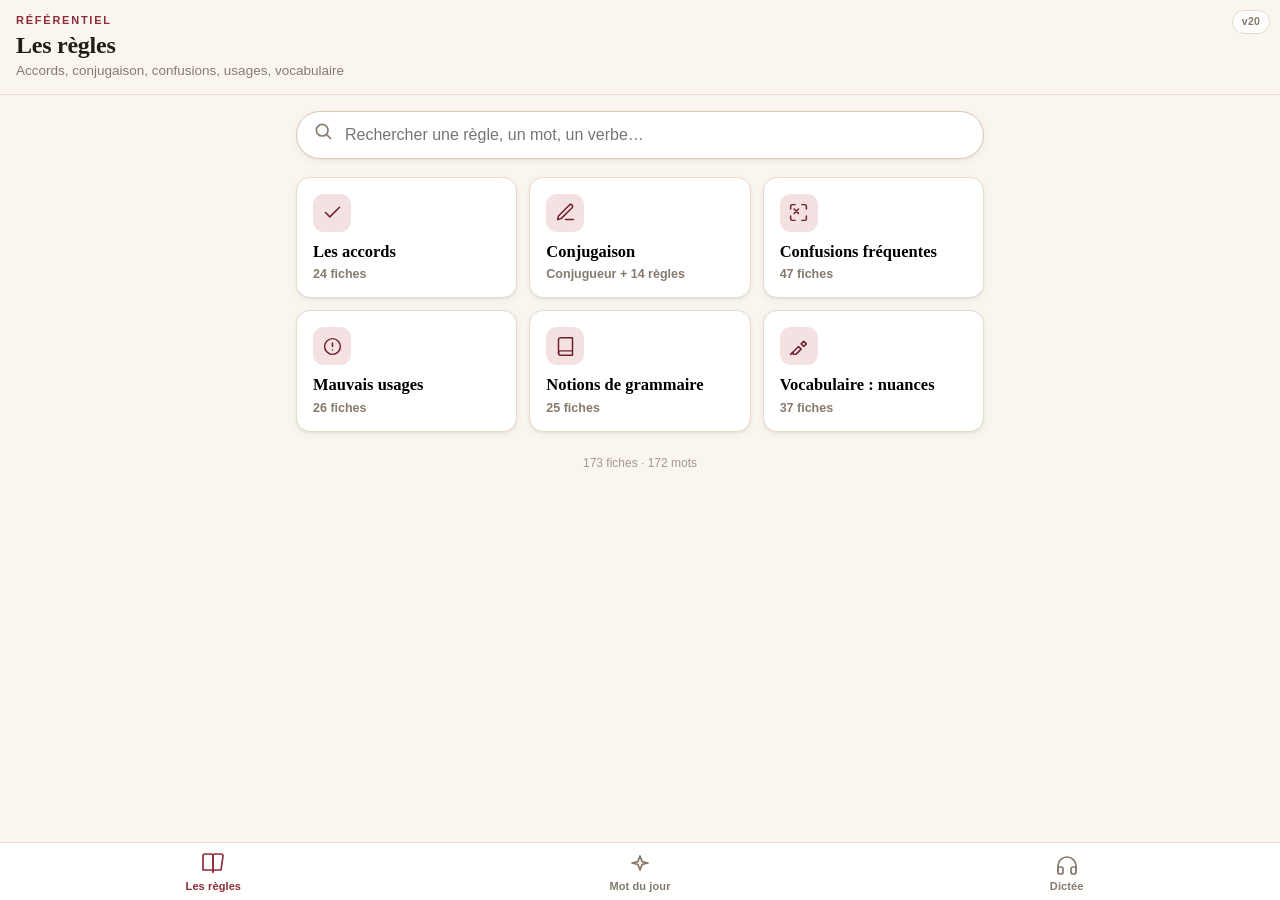
<file: index.html>
<!DOCTYPE html>
<html lang="fr">
<head>
  <meta charset="utf-8" />
  <meta name="viewport" content="width=device-width, initial-scale=1, viewport-fit=cover, maximum-scale=1" />
  <title>Le Mot Juste</title>
  <meta name="description" content="Apprendre le français : règles, conjugaison, mot du jour et dictées, hors-ligne." />

  <!-- PWA -->
  <link rel="manifest" href="manifest.webmanifest" />
  <meta name="theme-color" content="#8E2C3B" media="(prefers-color-scheme: light)" />
  <meta name="theme-color" content="#17140F" media="(prefers-color-scheme: dark)" />
  <link rel="icon" href="icons/icon.svg" type="image/svg+xml" />
  <link rel="apple-touch-icon" href="icons/icon-180.png" />
  <meta name="apple-mobile-web-app-capable" content="yes" />
  <meta name="apple-mobile-web-app-status-bar-style" content="black-translucent" />
  <meta name="apple-mobile-web-app-title" content="Le Mot Juste" />
  <meta name="mobile-web-app-capable" content="yes" />

  <link rel="stylesheet" href="css/styles.css" />
</head>
<body>
  <div id="app">
    <header class="app-header" id="app-header"></header>
    <div class="version-badge" id="version-badge"></div>
    <main class="view" id="view" role="main"></main>
    <nav class="tabbar" id="tabbar" role="tablist"></nav>
  </div>

  <!-- Noyau -->
  <script src="js/core.js"></script>

  <!-- Données (chargées avant la logique) -->
  <script src="data/regles.js"></script>
  <script src="data/confusions.js"></script>
  <script src="data/mauvais-usages.js"></script>
  <script src="data/nuances.js"></script>
  <script src="data/grammaire.js"></script>
  <script src="data/mots.js"></script>
  <script src="data/verbes.js"></script>
  <script src="data/dictees.js"></script>
  <script src="data/quiz.js"></script>
  <script src="data/approfondissements.js"></script>

  <!-- Moteurs & vues -->
  <script src="js/conjugueur.js"></script>
  <script src="js/view-regles.js"></script>
  <script src="js/view-motdujour.js"></script>
  <script src="js/view-dictee.js"></script>

  <!-- Amorçage (en dernier) -->
  <script src="js/app.js"></script>
</body>
</html>
</file>
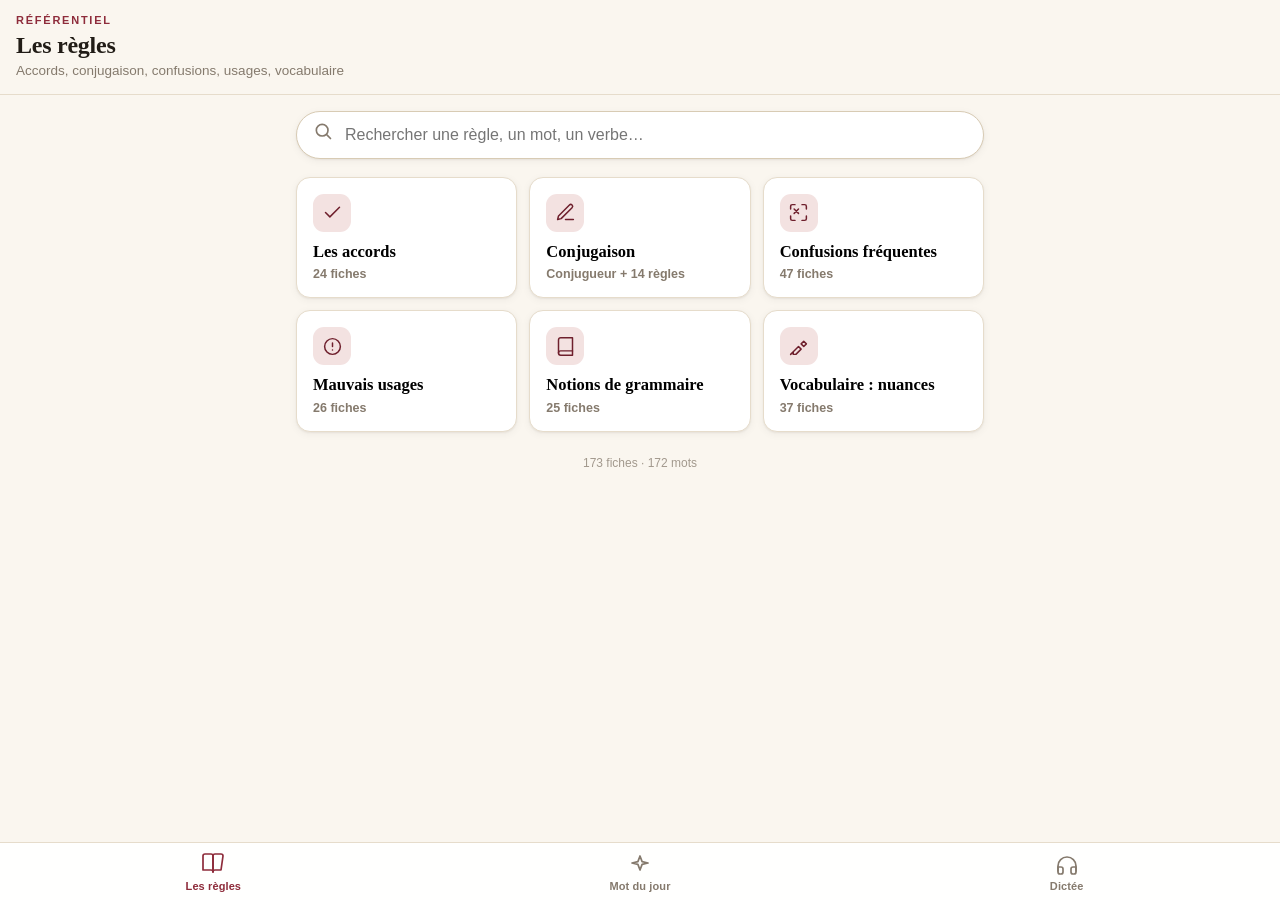
<file: le-mot-juste-autonome.html>
<!DOCTYPE html>
<html lang="fr">
<head>
<meta charset="utf-8">
<meta name="viewport" content="width=device-width, initial-scale=1, viewport-fit=cover">
<title>Le Mot Juste</title>
<meta name="theme-color" content="#8E2C3B">
<link rel="icon" href="[data-uri]">
<style>
/* =====================================================================
   Le Mot Juste — Design system
   Esthétique éditoriale : papier chaud, encre, accent bordeaux.
   Mobile-first, thème clair + sombre automatique.
   ===================================================================== */

/* ---------- Tokens ---------- */
:root {
  /* Couleurs — clair */
  --paper:        #FAF6EF;
  --paper-2:      #F3ECE0;
  --surface:      #FFFFFF;
  --surface-2:    #FBF8F2;
  --ink:          #211C16;
  --ink-2:        #4A4139;
  --muted:        #857A6D;
  --line:         #E6DCCB;
  --line-strong:  #D8CBB4;

  --accent:       #8E2C3B;   /* bordeaux / encre */
  --accent-soft:  #F3E2E1;
  --accent-ink:   #6E1F2C;
  --gold:         #B4832B;
  --gold-soft:    #F6ECD6;

  --green:        #2F7D51;
  --green-soft:   #E2F0E5;
  --amber:        #B97407;
  --amber-soft:   #FaEBCF;
  --red:          #B23A2E;
  --red-soft:     #F6E0DA;

  /* Typo */
  --serif: "Iowan Old Style", "Palatino Linotype", Palatino, "Book Antiqua",
           Georgia, "Noto Serif", "Times New Roman", serif;
  --sans:  -apple-system, BlinkMacSystemFont, "Segoe UI", Roboto, "Helvetica Neue",
           Arial, "Noto Sans", sans-serif;
  --mono:  "SF Mono", ui-monospace, "Menlo", "Roboto Mono", monospace;

  /* Espacement */
  --sp-1: 4px;  --sp-2: 8px;  --sp-3: 12px; --sp-4: 16px;
  --sp-5: 24px; --sp-6: 32px; --sp-7: 48px; --sp-8: 64px;

  --radius:    14px;
  --radius-sm: 10px;
  --radius-lg: 22px;

  --shadow-1: 0 1px 2px rgba(33,28,22,.06), 0 2px 8px rgba(33,28,22,.05);
  --shadow-2: 0 6px 24px rgba(33,28,22,.12);

  --tabbar-h: 66px;
  --maxw: 720px;

  color-scheme: light dark;
}

@media (prefers-color-scheme: dark) {
  :root {
    --paper:        #17140F;
    --paper-2:      #1F1B15;
    --surface:      #221E17;
    --surface-2:    #2A251D;
    --ink:          #F1E9DB;
    --ink-2:        #CFC4B2;
    --muted:        #9A8E7C;
    --line:         #352E24;
    --line-strong:  #463D2F;

    --accent:       #E08792;
    --accent-soft:  #3A2226;
    --accent-ink:   #F0AEB6;
    --gold:         #D7AE5E;
    --gold-soft:    #332B18;

    --green:        #6FC28C;
    --green-soft:   #1E2E23;
    --amber:        #E0A94A;
    --amber-soft:   #322913;
    --red:          #E28576;
    --red-soft:     #33211C;

    --shadow-1: 0 1px 2px rgba(0,0,0,.4);
    --shadow-2: 0 8px 28px rgba(0,0,0,.5);
  }
}

/* ---------- Reset & base ---------- */
* { box-sizing: border-box; }
html, body { margin: 0; padding: 0; }
html { -webkit-text-size-adjust: 100%; }
body {
  font-family: var(--sans);
  background: var(--paper);
  color: var(--ink);
  line-height: 1.5;
  font-size: 17px;
  -webkit-font-smoothing: antialiased;
  text-rendering: optimizeLegibility;
  overscroll-behavior-y: none;
}
h1, h2, h3, h4 { font-family: var(--serif); font-weight: 600; line-height: 1.2; margin: 0; }
p { margin: 0 0 var(--sp-3); }
a { color: var(--accent); }
button { font-family: inherit; }
:focus-visible { outline: 2px solid var(--accent); outline-offset: 2px; border-radius: 6px; }
::selection { background: var(--accent-soft); }

/* ---------- Layout applicatif ---------- */
#app {
  min-height: 100dvh;
  display: flex;
  flex-direction: column;
}
.app-header {
  position: sticky;
  top: 0;
  z-index: 20;
  background: color-mix(in srgb, var(--paper) 88%, transparent);
  backdrop-filter: saturate(140%) blur(10px);
  -webkit-backdrop-filter: saturate(140%) blur(10px);
  border-bottom: 1px solid var(--line);
  padding: calc(env(safe-area-inset-top) + var(--sp-3)) var(--sp-4) var(--sp-3);
}
.app-header .eyebrow {
  font-size: 11px; letter-spacing: .16em; text-transform: uppercase;
  color: var(--accent); font-weight: 700; margin-bottom: 2px;
}
.app-header h1 { font-size: 24px; letter-spacing: -.01em; }
.app-header .sub { color: var(--muted); font-size: 13.5px; margin-top: 2px; }

.view {
  flex: 1;
  width: 100%;
  max-width: var(--maxw);
  margin: 0 auto;
  padding: var(--sp-4) var(--sp-4) calc(var(--tabbar-h) + var(--sp-6) + env(safe-area-inset-bottom));
  animation: fade .28s ease both;
}
@keyframes fade { from { opacity: 0; transform: translateY(6px); } to { opacity: 1; transform: none; } }

/* ---------- Indicateur de version ---------- */
.version-badge {
  position: fixed;
  top: calc(env(safe-area-inset-top) + 10px);
  right: 10px;
  z-index: 25;
  font-size: 10.5px;
  font-weight: 700;
  letter-spacing: .02em;
  color: var(--muted);
  background: color-mix(in srgb, var(--surface) 80%, transparent);
  border: 1px solid var(--line);
  border-radius: 999px;
  padding: 3px 9px;
  pointer-events: none;
  backdrop-filter: blur(6px);
  -webkit-backdrop-filter: blur(6px);
}

/* ---------- Barre d'onglets ---------- */
.tabbar {
  position: fixed;
  bottom: 0; left: 0; right: 0;
  z-index: 30;
  display: flex;
  background: color-mix(in srgb, var(--surface) 92%, transparent);
  backdrop-filter: saturate(150%) blur(14px);
  -webkit-backdrop-filter: saturate(150%) blur(14px);
  border-top: 1px solid var(--line);
  padding-bottom: env(safe-area-inset-bottom);
}
.tabbar button {
  flex: 1;
  border: 0; background: none; cursor: pointer;
  display: flex; flex-direction: column; align-items: center; gap: 3px;
  padding: 10px 4px 8px;
  color: var(--muted);
  font-size: 11px; font-weight: 600; letter-spacing: .01em;
  transition: color .18s;
}
.tabbar button svg { width: 24px; height: 24px; stroke-width: 1.7; }
.tabbar button.active { color: var(--accent); }
.tabbar button.active svg { transform: translateY(-1px); }

/* ---------- Composants ---------- */
.card {
  background: var(--surface);
  border: 1px solid var(--line);
  border-radius: var(--radius);
  box-shadow: var(--shadow-1);
  padding: var(--sp-4);
}
.stack > * + * { margin-top: var(--sp-3); }
.muted { color: var(--muted); }
.center { text-align: center; }

/* Puce / catégorie */
.chip {
  display: inline-flex; align-items: center; gap: 6px;
  padding: 5px 11px; border-radius: 999px;
  background: var(--paper-2); color: var(--ink-2);
  font-size: 12.5px; font-weight: 600;
  border: 1px solid var(--line);
}
.chip.accent { background: var(--accent-soft); color: var(--accent-ink); border-color: transparent; }
.chip.gold   { background: var(--gold-soft); color: var(--gold); border-color: transparent; }

/* Boutons */
.btn {
  display: inline-flex; align-items: center; justify-content: center; gap: 8px;
  padding: 12px 18px; border-radius: 999px;
  font-size: 15px; font-weight: 650; cursor: pointer;
  border: 1px solid var(--line-strong); background: var(--surface); color: var(--ink);
  transition: transform .08s, background .18s, border-color .18s;
  min-height: 46px;
}
.btn:active { transform: scale(.97); }
.btn.primary { background: var(--accent); color: #fff; border-color: transparent; }
.btn.primary:disabled { opacity: .5; cursor: default; }
.btn.ghost { background: transparent; border-color: transparent; color: var(--accent); }
.btn.block { width: 100%; }
.btn svg { width: 19px; height: 19px; }

/* Champ de recherche */
.search {
  display: flex; align-items: center; gap: 10px;
  background: var(--surface); border: 1px solid var(--line-strong);
  border-radius: 999px; padding: 0 16px; height: 48px;
  box-shadow: var(--shadow-1);
}
.search svg { width: 20px; height: 20px; color: var(--muted); flex: none; }
.search input {
  flex: 1; border: 0; background: none; outline: none;
  font-size: 16px; color: var(--ink); font-family: inherit;
}

/* Grille de catégories */
.cat-grid { display: grid; grid-template-columns: 1fr 1fr; gap: var(--sp-3); }
.cat-tile {
  text-align: left; cursor: pointer;
  background: var(--surface); border: 1px solid var(--line);
  border-radius: var(--radius); padding: var(--sp-4);
  box-shadow: var(--shadow-1);
  transition: transform .1s, box-shadow .2s;
  display: flex; flex-direction: column; gap: 6px; min-height: 108px;
}
.cat-tile:active { transform: scale(.98); }
.cat-tile .ic {
  width: 38px; height: 38px; border-radius: 11px;
  display: grid; place-items: center; margin-bottom: 4px;
  background: var(--accent-soft); color: var(--accent-ink);
}
.cat-tile .ic svg { width: 21px; height: 21px; }
.cat-tile h3 { font-size: 16.5px; }
.cat-tile .count { font-size: 12.5px; color: var(--muted); font-weight: 600; }

/* Accordéon de règle */
.rule {
  background: var(--surface); border: 1px solid var(--line);
  border-radius: var(--radius); overflow: hidden; box-shadow: var(--shadow-1);
}
.rule + .rule { margin-top: var(--sp-3); }
.rule > summary {
  list-style: none; cursor: pointer; padding: var(--sp-4);
  display: flex; align-items: flex-start; gap: 12px;
  font-family: var(--serif); font-size: 17px; font-weight: 600;
}
.rule > summary::-webkit-details-marker { display: none; }
.rule > summary .marker {
  flex: none; margin-top: 3px; color: var(--accent);
  transition: transform .2s;
}
.rule[open] > summary .marker { transform: rotate(90deg); }
.rule .body { padding: 0 var(--sp-4) var(--sp-4); }
.rule .body p:last-child { margin-bottom: 0; }

/* Exemples correct / incorrect */
.ex { display: flex; gap: 10px; align-items: baseline; padding: 7px 0; }
.ex + .ex { border-top: 1px dashed var(--line); }
.ex .mark { flex: none; font-weight: 700; width: 20px; }
.ex.ok  .mark { color: var(--green); }
.ex.no  .mark { color: var(--red); }
.ex.no  .txt  { text-decoration: line-through; text-decoration-color: var(--red); color: var(--ink-2); }
.ex .txt em { font-style: normal; background: var(--gold-soft); padding: 0 3px; border-radius: 4px; }

.note {
  background: var(--surface-2); border-left: 3px solid var(--gold);
  padding: 10px 14px; border-radius: 0 var(--radius-sm) var(--radius-sm) 0;
  font-size: 15px; color: var(--ink-2);
}
.note.astuce { border-color: var(--accent); }

/* Section titre */
.section-head { display: flex; align-items: center; justify-content: space-between; margin: var(--sp-5) 0 var(--sp-3); }
.section-head h2 { font-size: 20px; }
.back {
  display: inline-flex; align-items: center; gap: 6px; cursor: pointer;
  background: none; border: 0; color: var(--accent); font-weight: 650; font-size: 15px;
  padding: 8px 0;
}
.back svg { width: 18px; height: 18px; }

/* Comparaison de mots (nuances) */
.nuance-pair { display: grid; gap: var(--sp-3); }
.nuance-word { border: 1px solid var(--line); border-radius: var(--radius-sm); padding: var(--sp-3) var(--sp-4); background: var(--surface-2); }
.nuance-word .w { font-family: var(--serif); font-size: 18px; font-weight: 600; color: var(--accent-ink); }
.nuance-word .d { font-size: 15px; color: var(--ink-2); margin-top: 2px; }
.nuance-word .e { font-size: 14.5px; color: var(--muted); font-style: italic; margin-top: 6px; }

/* ---------- Mot du jour ---------- */
.mdj-card {
  background: linear-gradient(160deg, var(--surface), var(--surface-2));
  border: 1px solid var(--line); border-radius: var(--radius-lg);
  box-shadow: var(--shadow-2); padding: var(--sp-6) var(--sp-5) var(--sp-5);
  position: relative; overflow: hidden;
}
.mdj-card::before {
  content: "«»"; position: absolute; top: -18px; right: 8px;
  font-family: var(--serif); font-size: 120px; color: var(--accent);
  opacity: .06; pointer-events: none;
}
.mdj-date { font-size: 12px; letter-spacing: .12em; text-transform: uppercase; color: var(--muted); font-weight: 700; }
.mdj-word { font-family: var(--serif); font-size: 40px; font-weight: 600; letter-spacing: -.01em; margin: 6px 0 2px; color: var(--accent-ink); line-height: 1.05; }
.mdj-meta { display: flex; flex-wrap: wrap; gap: 8px; align-items: center; margin: 4px 0 var(--sp-3); }
.mdj-pron { color: var(--muted); font-style: italic; }
.mdj-def { font-size: 18px; line-height: 1.5; }
.mdj-block { margin-top: var(--sp-4); }
.mdj-block .lbl { font-size: 12px; letter-spacing: .1em; text-transform: uppercase; color: var(--accent); font-weight: 700; margin-bottom: 6px; }
.mdj-ex { font-family: var(--serif); font-size: 16.5px; font-style: italic; color: var(--ink-2); padding-left: 14px; border-left: 2px solid var(--line-strong); }
.mdj-ex + .mdj-ex { margin-top: 10px; }
.syn-list { display: flex; flex-wrap: wrap; gap: 7px; }
.mdj-actions { display: flex; gap: 10px; margin-top: var(--sp-5); }

.hist-item {
  display: flex; align-items: center; gap: 12px; padding: var(--sp-3) 0;
  cursor: pointer; border-bottom: 1px solid var(--line);
}
.hist-item .w { font-family: var(--serif); font-size: 17px; font-weight: 600; }
.hist-item .dt { margin-left: auto; font-size: 12.5px; color: var(--muted); }

/* ---------- Dictée ---------- */
.level-list { display: grid; gap: var(--sp-3); }
.level-card {
  cursor: pointer; text-align: left; width: 100%;
  border: 1px solid var(--line); border-radius: var(--radius);
  background: var(--surface); padding: var(--sp-4); box-shadow: var(--shadow-1);
  display: flex; align-items: center; gap: var(--sp-4);
  transition: transform .1s;
}
.level-card:active { transform: scale(.98); }
.level-dot { width: 12px; height: 12px; border-radius: 50%; flex: none; }
.level-facile       .level-dot { background: var(--green); }
.level-intermediaire .level-dot { background: var(--amber); }
.level-expert       .level-dot { background: var(--red); }
.level-card h3 { font-size: 17px; }
.level-card .meta { font-size: 13px; color: var(--muted); }
.level-badge { font-size: 11px; font-weight: 700; text-transform: uppercase; letter-spacing: .08em; padding: 4px 9px; border-radius: 999px; }
.level-facile .level-badge        { background: var(--green-soft); color: var(--green); }
.level-intermediaire .level-badge { background: var(--amber-soft); color: var(--amber); }
.level-expert .level-badge        { background: var(--red-soft); color: var(--red); }

.player {
  display: flex; align-items: center; justify-content: center; gap: var(--sp-4);
  padding: var(--sp-4); background: var(--surface-2);
  border: 1px solid var(--line); border-radius: var(--radius); margin-bottom: var(--sp-4);
}
.play-btn {
  width: 64px; height: 64px; border-radius: 50%; border: 0; cursor: pointer;
  background: var(--accent); color: #fff; display: grid; place-items: center;
  box-shadow: var(--shadow-2); transition: transform .1s;
}
.play-btn:active { transform: scale(.94); }
.play-btn svg { width: 28px; height: 28px; }
.speed-ctl { display: flex; flex-direction: column; align-items: center; gap: 4px; font-size: 12px; color: var(--muted); }
.speed-ctl input { width: 110px; }

.dictee-input {
  width: 100%; min-height: 180px; resize: vertical;
  font-family: var(--serif); font-size: 17px; line-height: 1.7;
  padding: var(--sp-4); border: 1px solid var(--line-strong);
  border-radius: var(--radius); background: var(--surface); color: var(--ink);
  outline: none;
}
.dictee-input:focus { border-color: var(--accent); }

/* Résultat de dictée */
.score-ring { display: flex; align-items: center; gap: var(--sp-4); }
.score-num { font-family: var(--serif); font-size: 46px; font-weight: 600; }
.score-num small { font-size: 20px; color: var(--muted); }
.diff { font-family: var(--serif); font-size: 17px; line-height: 1.9; word-spacing: .04em; }
.diff .ok  { }
.diff .bad { background: var(--red-soft); color: var(--red); border-radius: 4px; padding: 0 3px; text-decoration: line-through; text-decoration-color: var(--red); }
.diff .miss{ background: var(--green-soft); color: var(--green); border-radius: 4px; padding: 0 3px; }
.diff .ins { background: var(--amber-soft); color: var(--amber); border-radius: 4px; padding: 0 3px; }
.legend { display: flex; flex-wrap: wrap; gap: 14px; font-size: 13px; color: var(--muted); margin-top: var(--sp-3); }
.legend span { display: inline-flex; align-items: center; gap: 6px; }
.legend i { width: 12px; height: 12px; border-radius: 3px; display: inline-block; }

/* Divers */
.empty { text-align: center; color: var(--muted); padding: var(--sp-7) var(--sp-4); }
.empty svg { width: 46px; height: 46px; opacity: .4; margin-bottom: var(--sp-3); }
.spacer { height: var(--sp-4); }
.hidden { display: none !important; }

@media (min-width: 560px) {
  .cat-grid { grid-template-columns: 1fr 1fr 1fr; }
}

/* ---------- Carte de règle (liste) ---------- */
.rule-card {
  display: flex; align-items: center; gap: 14px; width: 100%; text-align: left; cursor: pointer;
  background: var(--surface); border: 1px solid var(--line); border-radius: var(--radius);
  box-shadow: var(--shadow-1); padding: 16px 18px;
  transition: transform .1s, box-shadow .2s, border-color .2s;
}
.rule-card:active { transform: scale(.99); }
.rule-card:hover { border-color: var(--line-strong); }
.rule-card + .rule-card { margin-top: 10px; }
.rule-card .rc-body { flex: 1; min-width: 0; }
.rule-card .rc-title { font-family: var(--serif); font-weight: 500; font-size: 18px; letter-spacing: -.005em; color: var(--ink); }
.rule-card .rc-sub { font-size: 13.5px; color: var(--muted); margin-top: 3px; line-height: 1.4; }
.rule-card .rc-arrow { color: var(--line-strong); flex: none; display: grid; place-items: center; }
.rule-card:hover .rc-arrow { color: var(--accent); }

/* ---------- Page « cours » ---------- */
.cours-title { font-family: var(--serif); font-size: 27px; font-weight: 600; color: var(--accent-ink); line-height: 1.15; margin: 4px 0 6px; }
.cours-lead { font-size: 16px; color: var(--muted); margin-bottom: 18px; }
.cours-body { font-size: 16.5px; line-height: 1.62; }
.cours-body p { margin: 0 0 12px; }
.cours-section-lbl { font-size: 12px; letter-spacing: .1em; text-transform: uppercase; color: var(--accent); font-weight: 700; margin: 22px 0 8px; }

/* ---------- Quiz ---------- */
.quiz-progress { display: flex; align-items: center; justify-content: space-between; font-size: 13px; color: var(--muted); font-weight: 600; margin-bottom: 10px; }
.quiz-bar { height: 6px; background: var(--line); border-radius: 999px; overflow: hidden; margin-bottom: 24px; }
.quiz-bar > i { display: block; height: 100%; background: var(--accent); border-radius: 999px; transition: width .35s ease; }
.quiz-question { font-family: var(--serif); font-size: 21px; line-height: 1.5; margin-bottom: 20px; }
.quiz-blank { display: inline-block; min-width: 60px; border-bottom: 2.5px dashed var(--accent); vertical-align: baseline; }
.quiz-opts { display: flex; flex-direction: column; gap: 10px; }
.quiz-opt {
  display: flex; align-items: center; gap: 12px; width: 100%; text-align: left; cursor: pointer;
  padding: 15px 18px; border: 1.5px solid var(--line-strong); border-radius: var(--radius);
  background: var(--surface); font-family: var(--serif); font-size: 17.5px; color: var(--ink);
  transition: background .15s, border-color .15s, transform .08s, opacity .2s;
}
.quiz-opt:active { transform: scale(.99); }
.quiz-opt .dot { width: 22px; height: 22px; border-radius: 50%; border: 2px solid var(--line-strong); flex: none; display: grid; place-items: center; }
.quiz-opt .dot svg { width: 14px; height: 14px; }
.quiz-opt.correct { border-color: var(--green); background: var(--green-soft); }
.quiz-opt.correct .dot { border-color: var(--green); background: var(--green); color: #fff; }
.quiz-opt.wrong { border-color: var(--red); background: var(--red-soft); }
.quiz-opt.wrong .dot { border-color: var(--red); background: var(--red); color: #fff; }
.quiz-opt.locked { cursor: default; }
.quiz-opt.dim { opacity: .5; }
.quiz-explain { margin-top: 18px; }
.quiz-result { text-align: center; padding: 24px 0 8px; }
.quiz-medal { font-size: 54px; line-height: 1; margin-bottom: 10px; }
.quiz-score { font-family: var(--serif); font-size: 56px; font-weight: 600; color: var(--accent-ink); line-height: 1; }
.quiz-score small { font-size: 26px; color: var(--muted); }
.niv-badge { display: inline-block; font-size: 11px; font-weight: 700; text-transform: uppercase; letter-spacing: .07em; padding: 4px 10px; border-radius: 999px; }
.niv-1 { background: var(--green-soft); color: var(--green); }
.niv-2 { background: var(--amber-soft); color: var(--amber); }
.niv-3 { background: var(--red-soft); color: var(--red); }

</style>
</head>
<body>
<div id="app">
  <header class="app-header" id="app-header"></header>
  <main class="view" id="view" role="main"></main>
  <nav class="tabbar" id="tabbar" role="tablist"></nav>
</div>
<script>
/* ===== js/core.js ===== */
/* =====================================================================
   Le Mot Juste — noyau partagé
   Namespace global, utilitaires DOM, helpers de stockage local.
   Chargé en premier : tous les autres scripts en dépendent.
   ===================================================================== */
(function () {
  "use strict";

  const G = typeof window !== "undefined" ? window : globalThis;
  const LMJ = (G.LMJ = G.LMJ || {});
  LMJ.data = LMJ.data || {};
  LMJ.views = LMJ.views || {};

  /* ---------- Utilitaires DOM ---------- */
  const util = {
    /** Sélecteur simple */
    $(sel, root) {
      return (root || document).querySelector(sel);
    },
    $$(sel, root) {
      return Array.from((root || document).querySelectorAll(sel));
    },
    /**
     * Crée un élément. props : {class, text, html, on:{event:fn}, dataset:{}, ...attrs}
     * children : Node | string | Array
     */
    el(tag, props, children) {
      const node = document.createElement(tag);
      if (props) {
        for (const [k, v] of Object.entries(props)) {
          if (v == null) continue;
          if (k === "class") node.className = v;
          else if (k === "text") node.textContent = v;
          else if (k === "html") node.innerHTML = v;
          else if (k === "on") {
            for (const [ev, fn] of Object.entries(v)) node.addEventListener(ev, fn);
          } else if (k === "dataset") {
            for (const [dk, dv] of Object.entries(v)) node.dataset[dk] = dv;
          } else if (k === "style" && typeof v === "object") {
            Object.assign(node.style, v);
          } else {
            node.setAttribute(k, v);
          }
        }
      }
      if (children != null) util.append(node, children);
      return node;
    },
    append(node, children) {
      if (Array.isArray(children)) {
        children.forEach((c) => c != null && util.append(node, c));
      } else if (children instanceof Node) {
        node.appendChild(children);
      } else {
        node.appendChild(document.createTextNode(String(children)));
      }
      return node;
    },
    clear(node) {
      while (node.firstChild) node.removeChild(node.firstChild);
      return node;
    },
    escape(str) {
      const d = document.createElement("div");
      d.textContent = str == null ? "" : String(str);
      return d.innerHTML;
    },

    /* ---------- Texte / normalisation ---------- */
    /** minuscule + suppression des accents (pour recherche & comparaison) */
    deburr(str) {
      return (str || "")
        .toLowerCase()
        .normalize("NFD")
        .replace(/[̀-ͯ]/g, "");
    },
    /** normalise pour la recherche : deburr + trim des espaces multiples */
    normSearch(str) {
      return util.deburr(str).replace(/\s+/g, " ").trim();
    },

    /* ---------- Dates ---------- */
    /** Clé du jour AAAA-MM-JJ en heure locale */
    todayKey(d) {
      const date = d || new Date();
      const y = date.getFullYear();
      const m = String(date.getMonth() + 1).padStart(2, "0");
      const j = String(date.getDate()).padStart(2, "0");
      return `${y}-${m}-${j}`;
    },
    /** Nombre de jours depuis une époque fixe (2024-01-01) */
    dayNumber(d) {
      const date = d || new Date();
      const epoch = Date.UTC(2024, 0, 1);
      const today = Date.UTC(date.getFullYear(), date.getMonth(), date.getDate());
      return Math.floor((today - epoch) / 86400000);
    },
    frDate(d) {
      const date = d || new Date();
      return date.toLocaleDateString("fr-FR", {
        weekday: "long",
        day: "numeric",
        month: "long",
        year: "numeric",
      });
    },

    /* ---------- Divers ---------- */
    /** hash entier stable d'une chaîne */
    hash(str) {
      let h = 2166136261;
      for (let i = 0; i < str.length; i++) {
        h ^= str.charCodeAt(i);
        h = Math.imul(h, 16777619);
      }
      return h >>> 0;
    },
  };

  /* ---------- Stockage local (progrès, historique, favoris) ---------- */
  const PREFIX = "lmj.";
  const store = {
    get(key, fallback) {
      try {
        const raw = localStorage.getItem(PREFIX + key);
        return raw == null ? fallback : JSON.parse(raw);
      } catch (e) {
        return fallback;
      }
    },
    set(key, value) {
      try {
        localStorage.setItem(PREFIX + key, JSON.stringify(value));
        return true;
      } catch (e) {
        return false;
      }
    },
    remove(key) {
      try {
        localStorage.removeItem(PREFIX + key);
      } catch (e) {}
    },
  };

  /* ---------- Synthèse vocale (Web Speech API) — hors-ligne via voix système ---------- */
  const tts = {
    supported: typeof window !== "undefined" && "speechSynthesis" in window,
    voices: [],
    frVoice: null,
    _ready: false,

    refresh() {
      if (!tts.supported) return;
      tts.voices = window.speechSynthesis.getVoices() || [];
      const fr = tts.voices.filter((v) => /^fr/i.test(v.lang));
      // Préférer une voix locale (fonctionne hors-ligne)
      tts.frVoice =
        fr.find((v) => v.localService) ||
        fr.find((v) => /fr[-_]FR/i.test(v.lang)) ||
        fr[0] ||
        null;
      tts._ready = true;
    },
    init() {
      if (!tts.supported || tts._ready) return;
      tts.refresh();
      window.speechSynthesis.addEventListener("voiceschanged", tts.refresh);
    },
    /** Parle un texte. opts : {rate, pitch, onstart, onend, onboundary} */
    speak(text, opts) {
      opts = opts || {};
      if (!tts.supported) { opts.onend && opts.onend(); return null; }
      window.speechSynthesis.cancel();
      const u = new SpeechSynthesisUtterance(text);
      u.lang = "fr-FR";
      if (tts.frVoice) u.voice = tts.frVoice;
      u.rate = opts.rate != null ? opts.rate : 1;
      u.pitch = opts.pitch != null ? opts.pitch : 1;
      if (opts.onstart) u.onstart = opts.onstart;
      if (opts.onend) u.onend = opts.onend;
      if (opts.onboundary) u.onboundary = opts.onboundary;
      window.speechSynthesis.speak(u);
      return u;
    },
    cancel() { if (tts.supported) window.speechSynthesis.cancel(); },
    pause() { if (tts.supported) window.speechSynthesis.pause(); },
    resume() { if (tts.supported) window.speechSynthesis.resume(); },
  };

  LMJ.util = util;
  LMJ.store = store;
  LMJ.tts = tts;
  LMJ.VERSION = "v20";
})();


/* ===== data/regles.js ===== */
/* =====================================================================
   Le Mot Juste — Règles : Accords & Conjugaison
   Schéma d'une règle :
     { id, titre, resume, explication(HTML), exemples:[{ok,texte,correction?}], astuce }
   ===================================================================== */
(function () {
  "use strict";
  const G = typeof window !== "undefined" ? window : globalThis;
  const LMJ = (G.LMJ = G.LMJ || {});
  LMJ.data = LMJ.data || {};

  LMJ.data.accords = [
    {
      id: "acc-adjectif",
      titre: "Accord de l'adjectif qualificatif",
      resume: "L'adjectif s'accorde en genre et en nombre avec le nom.",
      explication:
        "<p>L'adjectif qualificatif prend le <strong>genre</strong> (masculin/féminin) et le <strong>nombre</strong> (singulier/pluriel) du nom auquel il se rapporte.</p><p>Avec plusieurs noms de genres différents, l'accord se fait au <strong>masculin pluriel</strong>.</p>",
      exemples: [
        { ok: true, texte: "une robe <em>verte</em>, des murs <em>blancs</em>" },
        { ok: true, texte: "un homme et une femme <em>courageux</em>" },
        { ok: false, texte: "des chemises <em>blanc</em>", correction: "des chemises blanches" },
      ],
      astuce: "Cherchez le nom-chef : c'est lui qui commande le genre et le nombre.",
    },
    {
      id: "acc-pp-etre",
      titre: "Participe passé employé avec « être »",
      resume: "Il s'accorde avec le sujet.",
      explication:
        "<p>Avec l'auxiliaire <strong>être</strong>, le participe passé s'accorde <strong>en genre et en nombre avec le sujet</strong>.</p><p>Cela concerne les verbes de mouvement/état (aller, venir, partir, rester…) et la voix passive.</p>",
      exemples: [
        { ok: true, texte: "Elle est <em>partie</em>. Ils sont <em>venus</em>." },
        { ok: true, texte: "Les fleurs sont <em>fanées</em>." },
        { ok: false, texte: "Elles sont <em>arrivé</em>", correction: "Elles sont arrivées" },
      ],
      astuce: "Auxiliaire être → je regarde le sujet.",
    },
    {
      id: "acc-pp-avoir",
      titre: "Participe passé employé avec « avoir »",
      resume: "Il s'accorde avec le COD, seulement s'il est placé avant le verbe.",
      explication:
        "<p>Avec <strong>avoir</strong>, le participe passé <strong>ne s'accorde jamais avec le sujet</strong>. Il s'accorde avec le <strong>complément d'objet direct (COD)</strong> uniquement lorsque celui-ci est placé <strong>avant</strong> le verbe.</p><p>Si le COD est placé après (ou absent), pas d'accord.</p>",
      exemples: [
        { ok: true, texte: "J'ai <em>mangé</em> les pommes. (COD après → invariable)" },
        { ok: true, texte: "Les pommes que j'ai <em>mangées</em>. (COD « que » avant → accord)" },
        { ok: false, texte: "La lettre que j'ai <em>écrit</em>", correction: "La lettre que j'ai écrite" },
      ],
      astuce: "Posez la question « quoi ? » après le verbe. Si la réponse est déjà passée avant, on accorde.",
    },
    {
      id: "acc-pp-pronominaux",
      titre: "Participe passé des verbes pronominaux",
      resume: "Cas délicat : accord avec le COD, pas toujours avec le sujet.",
      explication:
        "<p>Les verbes pronominaux se conjuguent avec <strong>être</strong>, mais l'accord suit en réalité la règle du <strong>COD placé avant</strong>.</p><p>On accorde avec le sujet quand le pronom réfléchi est COD ; on n'accorde pas quand il est COI ou quand un autre COD suit.</p>",
      exemples: [
        { ok: true, texte: "Elle s'est <em>lavée</em>. (se = COD)" },
        { ok: true, texte: "Elle s'est <em>lavé</em> les mains. (COD « les mains » après)" },
        { ok: true, texte: "Ils se sont <em>parlé</em>. (se = COI : parler à quelqu'un)" },
      ],
      astuce: "« se laver les mains » : le vrai COD est « les mains », placé après → pas d'accord.",
    },
    {
      id: "acc-tout",
      titre: "L'accord de « tout »",
      resume: "Variable comme adjectif/pronom, invariable comme adverbe.",
      explication:
        "<p><strong>Adjectif</strong> (devant un nom) : <em>tout, toute, tous, toutes</em> — il s'accorde.</p><p><strong>Adverbe</strong> (= entièrement, devant un adjectif) : <em>tout</em> reste invariable… sauf devant un adjectif féminin commençant par une consonne ou un h aspiré (euphonie).</p>",
      exemples: [
        { ok: true, texte: "<em>Tous</em> les élèves, <em>toutes</em> les classes." },
        { ok: true, texte: "Elles sont <em>tout</em> étonnées. (adverbe, devant voyelle)" },
        { ok: true, texte: "Elles sont <em>toutes</em> honteuses. (h aspiré → accord)" },
      ],
      astuce: "Remplacez par « entièrement » : si ça marche, c'est l'adverbe (souvent invariable).",
    },
    {
      id: "acc-leur",
      titre: "« leur » : pronom invariable ou déterminant variable",
      resume: "Devant un verbe → invariable. Devant un nom → s'accorde.",
      explication:
        "<p><strong>Pronom personnel</strong> (= à eux, devant un verbe) : <em>leur</em> est toujours <strong>invariable</strong>.</p><p><strong>Déterminant possessif</strong> (devant un nom) : <em>leur / leurs</em> s'accorde avec le nom possédé.</p>",
      exemples: [
        { ok: true, texte: "Je <em>leur</em> parle. (pronom → invariable)" },
        { ok: true, texte: "<em>Leurs</em> enfants, <em>leur</em> maison. (déterminant → accord)" },
        { ok: false, texte: "Je <em>leurs</em> ai dit", correction: "Je leur ai dit" },
      ],
      astuce: "Si « leur » est juste devant un verbe, il ne prend jamais de s.",
    },
    {
      id: "acc-couleurs",
      titre: "L'accord des adjectifs de couleur",
      resume: "Accord simple, sauf noms employés comme couleurs et couleurs composées.",
      explication:
        "<p>Un adjectif de couleur simple <strong>s'accorde</strong>.</p><p>Restent <strong>invariables</strong> : les noms employés comme adjectifs de couleur (orange, marron, or…) et les couleurs <strong>composées</strong> (bleu clair, vert pomme).</p>",
      exemples: [
        { ok: true, texte: "des yeux <em>bleus</em>, des robes <em>vertes</em>" },
        { ok: true, texte: "des chaussures <em>marron</em>, des rideaux <em>orange</em>" },
        { ok: true, texte: "des yeux <em>bleu clair</em>, des tissus <em>vert pomme</em>" },
      ],
      astuce: "Exceptions qui s'accordent quand même : rose, mauve, pourpre, fauve, écarlate.",
    },
    {
      id: "acc-demi",
      titre: "« demi » et « nu »",
      resume: "Invariables placés avant le nom (trait d'union).",
      explication:
        "<p><em>Demi</em> et <em>nu</em> placés <strong>avant</strong> le nom sont invariables et liés par un trait d'union. Placés <strong>après</strong>, ils s'accordent (demi en genre seulement).</p>",
      exemples: [
        { ok: true, texte: "une <em>demi</em>-heure ; aller <em>nu</em>-pieds" },
        { ok: true, texte: "deux heures et <em>demie</em> ; les pieds <em>nus</em>" },
        { ok: false, texte: "une <em>demie</em>-journée", correction: "une demi-journée" },
      ],
      astuce: "Avant le nom = figé et invariable ; après le nom = ça s'accorde.",
    },
    {
      id: "acc-verbe-sujet",
      titre: "Accord du verbe avec le sujet",
      resume: "Attention aux sujets collectifs et aux écrans entre sujet et verbe.",
      explication:
        "<p>Le verbe s'accorde avec son sujet. Avec un <strong>nom collectif + complément</strong> (« la plupart des », « une foule de »), l'accord se fait souvent avec le complément (le sens).</p><p>Ne vous laissez pas piéger par un mot inséré entre le sujet et le verbe.</p>",
      exemples: [
        { ok: true, texte: "La plupart des gens <em>pensent</em>…" },
        { ok: true, texte: "Le panier de fruits <em>était</em> renversé. (sujet = panier)" },
        { ok: false, texte: "Les enfants, hier, <em>est</em> parti", correction: "Les enfants… sont partis" },
      ],
      astuce: "Isolez le vrai sujet en posant « qui est-ce qui ? » devant le verbe.",
    },
    {
      id: "acc-vingt-cent",
      titre: "« vingt », « cent » et « mille »",
      resume: "vingt et cent prennent un s multipliés et non suivis ; mille est invariable.",
      explication:
        "<p><em>Vingt</em> et <em>cent</em> prennent un <strong>s</strong> quand ils sont <strong>multipliés</strong> et <strong>terminent</strong> le nombre. <em>Mille</em> (adjectif numéral) est toujours <strong>invariable</strong>.</p>",
      exemples: [
        { ok: true, texte: "quatre-<em>vingts</em> ; trois <em>cents</em>" },
        { ok: true, texte: "quatre-<em>vingt</em>-deux ; trois <em>cent</em> six (suivis → pas de s)" },
        { ok: true, texte: "deux <em>mille</em> ans (mille invariable)" },
      ],
      astuce: "Multiplié ET en fin de nombre → s. Sinon, pas de s.",
    },
    {
      id: "acc-meme",
      titre: "L'accord de « même »",
      resume: "Adjectif, il s'accorde ; adverbe (= aussi), il est invariable.",
      explication:
        "<p><strong>Adjectif</strong> (il marque l'identité ou renforce un nom/pronom) : <em>même</em> s'accorde en nombre.</p><p><strong>Adverbe</strong> (au sens de « aussi, y compris ») : <em>même</em> est <strong>invariable</strong>.</p><p>Après un pronom personnel, il s'accorde et se lie par un trait d'union : eux-mêmes.</p>",
      exemples: [
        { ok: true, texte: "Ils ont fait les <em>mêmes</em> erreurs. (adjectif → accord)" },
        { ok: true, texte: "<em>Même</em> les experts se trompent. (adverbe → invariable)" },
        { ok: true, texte: "Elles l'ont réparé elles-<em>mêmes</em>." },
      ],
      astuce: "Si « même » signifie « aussi / y compris », il reste invariable.",
    },
    {
      id: "acc-possible",
      titre: "L'accord de « possible »",
      resume: "Invariable après « le plus / le moins… possible ».",
      explication:
        "<p><em>Possible</em> s'accorde normalement comme un adjectif. Mais après un <strong>superlatif</strong> (« le plus, le moins… possible ») portant sur une quantité, il reste <strong>invariable</strong> (il se rapporte au tour impersonnel « qu'il est possible »).</p>",
      exemples: [
        { ok: true, texte: "Envisageons toutes les solutions <em>possibles</em>. (accord)" },
        { ok: true, texte: "Réunissez le plus de documents <em>possible</em>. (invariable)" },
        { ok: false, texte: "le moins d'erreurs <em>possibles</em>", correction: "le moins d'erreurs possible" },
      ],
      astuce: "Avec « le plus/le moins de … possible » → toujours invariable.",
    },
    {
      id: "acc-sujets-ou-ni",
      titre: "Accord du verbe avec « ou » / « ni »",
      resume: "Selon le sens : action partagée → pluriel ; exclusion → singulier possible.",
      explication:
        "<p>Quand deux sujets sont reliés par <strong>ou</strong> ou <strong>ni</strong>, le verbe se met au <strong>pluriel</strong> si l'action peut concerner les deux, au <strong>singulier</strong> si elle en exclut un.</p>",
      exemples: [
        { ok: true, texte: "Ni la fatigue ni la peur ne l'<em>arrêtèrent</em>. (les deux → pluriel)" },
        { ok: true, texte: "Pierre ou Paul sera <em>élu</em> président. (un seul → singulier)" },
      ],
      astuce: "Un seul des deux peut-il agir ? → singulier. Les deux ensemble ? → pluriel.",
    },
    {
      id: "acc-adj-composes",
      titre: "L'accord des adjectifs composés",
      resume: "Deux adjectifs → les deux s'accordent ; un élément invariable reste invariable.",
      explication:
        "<p>Si les deux éléments sont des <strong>adjectifs</strong>, tous deux s'accordent (des enfants <em>sourds-muets</em>).</p><p>Si le premier élément est un <strong>adverbe</strong> ou joue un rôle invariable (mi-, demi-, nouveau- au sens de « nouvellement »), il reste <strong>invariable</strong> (des <em>nouveau-nés</em>, des personnes <em>haut placées</em>).</p>",
      exemples: [
        { ok: true, texte: "Des enfants <em>sourds-muets</em>. (deux adjectifs → accord)" },
        { ok: true, texte: "Des <em>nouveau-nés</em>. (nouveau = nouvellement → invariable)" },
        { ok: false, texte: "des <em>nouveaux-nés</em>", correction: "des nouveau-nés" },
      ],
      astuce: "Le premier élément équivaut-il à un adverbe ? Alors il ne s'accorde pas.",
    },
    {
      id: "acc-ci-joint",
      titre: "L'accord de « ci-joint », « ci-inclus »",
      resume: "Invariable en tête de phrase ou devant un nom sans déterminant ; accord après le nom.",
      explication:
        "<p><strong>Invariable</strong> (valeur adverbiale) : en tête de phrase, ou devant un nom sans déterminant.</p><p><strong>Accord obligatoire</strong> quand il suit le nom.</p><p><strong>Au choix</strong> dans le corps de la phrase devant un nom précédé d'un déterminant.</p>",
      exemples: [
        { ok: true, texte: "<em>Ci-joint</em> les documents demandés. (en tête → invariable)" },
        { ok: true, texte: "Les factures <em>ci-jointes</em>. (après le nom → accord)" },
        { ok: true, texte: "Vous trouverez ci-joint <em>ou</em> ci-jointes deux copies. (au choix)" },
      ],
      astuce: "En tête = invariable ; après le nom = accord.",
    },
    {
      id: "acc-pp-infinitif",
      titre: "Participe passé suivi d'un infinitif",
      resume: "Accord si le COD placé avant fait l'action de l'infinitif.",
      explication:
        "<p>Le participe passé suivi d'un infinitif s'accorde avec le <strong>COD placé avant</strong> uniquement si ce COD <strong>fait l'action</strong> exprimée par l'infinitif.</p><p>Le participe passé de <strong>« faire »</strong> suivi d'un infinitif reste toujours <strong>invariable</strong>.</p>",
      exemples: [
        { ok: true, texte: "Les choristes que j'ai <em>entendus</em> chanter. (ils chantent → accord)" },
        { ok: true, texte: "Les chansons que j'ai <em>entendu</em> chanter. (elles ne chantent pas → invariable)" },
        { ok: true, texte: "Elle s'est <em>fait</em> couper les cheveux. (« fait » + infinitif → invariable)" },
      ],
      astuce: "Le COD fait-il l'action de l'infinitif ? Oui → accord ; non → invariable.",
    },
    {
      id: "acc-pluriel-noms",
      titre: "Le pluriel des noms",
      resume: "En général +s, mais de nombreuses exceptions (-x, -aux).",
      explication:
        "<p>Règle générale : on ajoute un <strong>-s</strong> (un chat → des chats).</p><p>Noms en <strong>-s, -x, -z</strong> : invariables (une voix → des voix). Noms en <strong>-au, -eau, -eu</strong> : <strong>-x</strong> (un tuyau → des tuyaux, un jeu → des jeux). Noms en <strong>-al</strong> : <strong>-aux</strong> (un cheval → des chevaux). Noms en <strong>-ail</strong> : en général <strong>+s</strong> (des détails).</p>",
      exemples: [
        { ok: true, texte: "un tableau → des <em>tableaux</em> ; un journal → des <em>journaux</em>" },
        { ok: true, texte: "une souris → des <em>souris</em> (invariable)" },
        { ok: false, texte: "des <em>chevals</em>", correction: "des chevaux" },
      ],
      astuce: "Les 7 « bijoux » en -x : bijou, caillou, chou, genou, hibou, joujou, pou.",
    },
    {
      id: "acc-noms-composes",
      titre: "Le pluriel des noms composés",
      resume: "Seuls les noms et les adjectifs s'accordent ; verbes, adverbes et prépositions restent invariables.",
      explication:
        "<p>Dans un nom composé, on ne met au pluriel que les <strong>noms</strong> et les <strong>adjectifs</strong> ; les <strong>verbes, adverbes et prépositions</strong> restent invariables. On raisonne selon le <strong>sens</strong>.</p>",
      exemples: [
        { ok: true, texte: "un chou-fleur → des <em>choux-fleurs</em> (nom + nom)" },
        { ok: true, texte: "un coffre-fort → des <em>coffres-forts</em> (nom + adjectif)" },
        { ok: true, texte: "un tire-bouchon → des <em>tire-bouchons</em> (verbe invariable + nom)" },
      ],
      astuce: "« un porte-monnaie → des porte-monnaie » : on porte de la monnaie (invariable).",
    },
    {
      id: "acc-tel",
      titre: "L'accord de « tel » et « tel que »",
      resume: "« tel » s'accorde avec le nom qui suit ; « tel que » avec le nom qui précède.",
      explication:
        "<p><strong>Tel</strong> (sans « que ») s'accorde avec le nom qui le <strong>suit</strong> (le terme de comparaison).</p><p><strong>Tel que</strong> s'accorde avec le nom qui le <strong>précède</strong> (son antécédent).</p>",
      exemples: [
        { ok: true, texte: "Tel père, tel fils." },
        { ok: true, texte: "Des bêtes <em>telles que</em> le tigre. (telles ← bêtes, qui précède)" },
        { ok: true, texte: "Elle bondit, <em>telle</em> une gazelle. (telle ← gazelle, qui suit)" },
      ],
      astuce: "« tel quel » s'accorde avec le nom concerné : je les rends tels quels.",
    },
    {
      id: "acc-participe-present",
      titre: "Participe présent ou adjectif verbal ?",
      resume: "Le participe présent est invariable ; l'adjectif verbal s'accorde.",
      explication:
        "<p>La forme en <strong>-ant</strong> est <strong>invariable</strong> quand c'est un <strong>participe présent</strong> (forme verbale, souvent suivie d'un complément) : « des enfants <em>obéissant</em> à leurs parents ».</p><p>Elle <strong>s'accorde</strong> quand c'est un <strong>adjectif verbal</strong> (elle exprime une qualité) : « des enfants <em>obéissants</em> ».</p>",
      exemples: [
        { ok: true, texte: "Des travaux <em>exigeant</em> de la minutie. (participe → invariable)" },
        { ok: true, texte: "Des travaux <em>exigeants</em>. (adjectif → accord)" },
        { ok: true, texte: "Orthographe parfois différente : fatig<em>a</em>nt (adj.) / fatig<em>ua</em>nt (participe)." },
      ],
      astuce: "Test : si on peut mettre au féminin, c'est l'adjectif (il s'accorde).",
    },
    {
      id: "acc-aucun-nul",
      titre: "L'accord de « aucun » et « nul »",
      resume: "Généralement au singulier ; pluriel seulement devant un nom sans singulier.",
      explication:
        "<p><em>Aucun, aucune, nul, nulle</em> s'emploient normalement au <strong>singulier</strong> (aucun élève, nulle trace).</p><p>Ils se mettent au <strong>pluriel</strong> uniquement devant un nom qui n'a pas de singulier (aucuns frais, nulles funérailles).</p>",
      exemples: [
        { ok: true, texte: "<em>Aucun</em> bruit ne troublait la nuit." },
        { ok: true, texte: "Il n'a engagé <em>aucuns</em> frais. (« frais » toujours pluriel)" },
        { ok: false, texte: "<em>aucuns</em> élèves", correction: "aucun élève" },
      ],
      astuce: "Par défaut, singulier. Pluriel réservé aux noms toujours pluriels (frais, funérailles…).",
    },
    {
      id: "acc-avoir-lair",
      titre: "L'accord après « avoir l'air »",
      resume: "En général, l'adjectif s'accorde avec le sujet.",
      explication:
        "<p>Le plus souvent, l'adjectif qui suit <strong>avoir l'air</strong> s'accorde avec le <strong>sujet</strong> (« avoir l'air » = sembler) : « Ces suggestions ont l'air <em>intéressantes</em>. »</p><p>Si le sujet est une <strong>personne</strong>, on peut aussi accorder avec <strong>« air »</strong> (masculin singulier) pour insister sur l'expression du visage : « Elle a l'air <em>gentille</em> » ou « Elle a l'air <em>gentil</em> », les deux sont admis.</p>",
      exemples: [
        { ok: true, texte: "La salade a l'air <em>bonne</em>. (sujet « salade »)" },
        { ok: true, texte: "Elle a l'air <em>content</em> / <em>contente</em>. (les deux acceptés)" },
      ],
      astuce: "Pour une chose, accordez toujours avec le sujet. Pour une personne, les deux accords sont possibles.",
    },
    {
      id: "acc-adj-adverbe",
      titre: "Les adjectifs employés comme adverbes",
      resume: "Invariables quand ils modifient un verbe (chanter faux, coûter cher).",
      explication:
        "<p>Certains adjectifs, placés juste après un verbe, jouent en réalité le rôle d'un <strong>adverbe</strong> : ils précisent alors le verbe et restent <strong>invariables</strong>.</p><p>Expressions figées courantes : <em>chanter faux, parler bas/haut, sentir bon/mauvais, coûter cher, peser lourd, voir clair, tenir bon, travailler dur, filer doux, voler bas/haut</em>.</p>",
      exemples: [
        { ok: true, texte: "Ces fleurs sentent <em>bon</em>. (invariable, modifie « sentent »)" },
        { ok: true, texte: "Ce sont de <em>bonnes</em> fleurs. (ici, adjectif : accord normal)" },
        { ok: true, texte: "Ces voitures coûtent <em>cher</em>. / Ces voitures sont <em>chères</em>." },
      ],
      astuce: "Si le mot modifie le verbe (et non un nom), il reste invariable.",
    },
    {
      id: "acc-genre-des-noms",
      titre: "Le genre des noms (pièges fréquents)",
      resume: "Certains noms ont un genre trompeur, à connaître par cœur.",
      explication:
        "<p>Le genre d'un nom ne se devine pas toujours à sa terminaison. Quelques noms fréquemment mal genrés : <strong>une</strong> échappatoire, <strong>une</strong> oasis, <strong>une</strong> orbite, <strong>un</strong> pétale, <strong>un</strong> tentacule (malgré son -e final), <strong>un</strong> armistice, <strong>un</strong> exode, <strong>un</strong> astérisque.</p><p>Cas particulier : <em>amour, délice, orgue</em> sont <strong>masculins au singulier</strong> et s'emploient souvent au <strong>féminin au pluriel</strong> dans un registre littéraire (de grandes amours ; des délices infinies), mais restent couramment masculins au pluriel dans l'usage courant.</p>",
      exemples: [
        { ok: true, texte: "Une échappatoire habile ; une vaste oasis." },
        { ok: true, texte: "Un pétale de rose ; les tentacules du poulpe." },
        { ok: false, texte: "<em>Un</em> échappatoire", correction: "Une échappatoire" },
      ],
      astuce: "En cas de doute, un dictionnaire tranche vite : mieux vaut vérifier que de généraliser depuis la terminaison.",
    },
  ];

  LMJ.data.conjugaisonRegles = [
    {
      id: "conj-er-ou-e",
      titre: "-er ou -é ? (infinitif ou participe passé)",
      resume: "Remplacez le verbe par « mordre / mordu ».",
      explication:
        "<p>Les terminaisons <em>-er</em> (infinitif) et <em>-é</em> (participe passé) se prononcent pareil. Pour choisir, remplacez le verbe du 1er groupe par un verbe du 3e groupe comme <strong>mordre</strong> :</p><p>Si « <strong>mordre</strong> » convient → infinitif <em>-er</em>. Si « <strong>mordu</strong> » convient → participe passé <em>-é</em>.</p>",
      exemples: [
        { ok: true, texte: "Je vais <em>manger</em>. (→ je vais mordre)" },
        { ok: true, texte: "J'ai <em>mangé</em>. (→ j'ai mordu)" },
        { ok: false, texte: "Il a <em>manger</em>", correction: "Il a mangé (→ il a mordu)" },
      ],
      astuce: "Après une préposition (à, de, pour, sans…), c'est toujours l'infinitif -er.",
    },
    {
      id: "conj-rai-rais",
      titre: "Futur (-rai) ou conditionnel (-rais) ?",
      resume: "Passez à une autre personne pour entendre la différence.",
      explication:
        "<p>À la 1re personne, <em>-rai</em> (futur) et <em>-rais</em> (conditionnel) se ressemblent. Astuce : remplacez « je » par « <strong>il</strong> ».</p><p>Si l'on obtient <em>-ra</em> → <strong>futur</strong> (je -rai). Si l'on obtient <em>-rait</em> → <strong>conditionnel</strong> (je -rais).</p>",
      exemples: [
        { ok: true, texte: "Demain, je <em>partirai</em>. (il partira → futur)" },
        { ok: true, texte: "Je <em>partirais</em> si je pouvais. (il partirait → conditionnel)" },
      ],
      astuce: "Certitude à venir = futur. Hypothèse, politesse = conditionnel.",
    },
    {
      id: "conj-imperatif-s",
      titre: "Impératif : le piège du « s »",
      resume: "Pas de s à la 2e personne des verbes en -er… sauf devant en/y.",
      explication:
        "<p>À l'impératif, les verbes du 1er groupe (et « aller ») ne prennent <strong>pas de s</strong> à la 2e personne du singulier.</p><p>On rajoute un <strong>s</strong> (euphonique) uniquement devant les pronoms <em>en</em> et <em>y</em>, pour la liaison.</p>",
      exemples: [
        { ok: true, texte: "<em>Mange</em> ta soupe ! <em>Va</em> jouer !" },
        { ok: true, texte: "<em>Manges-en</em> ! <em>Vas-y</em> !" },
        { ok: false, texte: "<em>Manges</em> ta soupe", correction: "Mange ta soupe" },
      ],
      astuce: "Les verbes des 2e/3e groupes gardent le s : finis, prends, viens.",
    },
    {
      id: "conj-present-er",
      titre: "Présent des verbes en -er : les terminaisons",
      resume: "-e, -es, -e, -ons, -ez, -ent.",
      explication:
        "<p>Au présent, les verbes du 1er groupe se terminent par <strong>-e, -es, -e, -ons, -ez, -ent</strong>. Attention : le <em>-ent</em> de la 3e personne du pluriel ne se prononce pas.</p>",
      exemples: [
        { ok: true, texte: "je parl<em>e</em>, tu parl<em>es</em>, ils parl<em>ent</em>" },
        { ok: false, texte: "ils <em>mangent</em> se prononce comme… « ils mange »", correction: "orthographe : mangent" },
      ],
      astuce: "Ne confondez pas « il mange » (présent) et « ils mangent » : écoutez le sujet.",
    },
    {
      id: "conj-imparfait-passe-simple",
      titre: "Imparfait ou passé simple ?",
      resume: "Décor et durée = imparfait ; action ponctuelle = passé simple.",
      explication:
        "<p>L'<strong>imparfait</strong> pose le décor, l'habitude, la description, l'action qui dure. Le <strong>passé simple</strong> (récit littéraire) exprime une action <strong>ponctuelle</strong>, achevée, qui fait avancer l'histoire.</p>",
      exemples: [
        { ok: true, texte: "Il <em>faisait</em> nuit (décor) quand l'orage <em>éclata</em> (action)." },
        { ok: true, texte: "Chaque été, nous <em>allions</em> à la mer. (habitude → imparfait)" },
      ],
      astuce: "À l'oral et dans un texte courant, le passé simple est remplacé par le passé composé.",
    },
    {
      id: "conj-subjonctif",
      titre: "Quand employer le subjonctif ?",
      resume: "Après l'expression d'un souhait, d'un doute, d'une nécessité.",
      explication:
        "<p>Le subjonctif exprime une action <strong>envisagée</strong> (non réalisée) : volonté, souhait, doute, obligation, émotion. Il suit souvent « <em>que</em> » après des verbes comme <em>vouloir que, falloir que, douter que, avoir peur que</em>.</p>",
      exemples: [
        { ok: true, texte: "Il faut que tu <em>viennes</em>." },
        { ok: true, texte: "Je veux qu'il <em>fasse</em> beau." },
        { ok: false, texte: "Il faut que tu <em>viens</em>", correction: "Il faut que tu viennes" },
      ],
      astuce: "« Bien que », « pour que », « jusqu'à ce que », « à moins que » → subjonctif.",
    },
    {
      id: "conj-t-euphonique",
      titre: "Le « t » euphonique (a-t-il ?)",
      resume: "On intercale -t- entre deux voyelles dans l'interrogation.",
      explication:
        "<p>À la 3e personne, lorsque le verbe se termine par une <strong>voyelle</strong> (e, a) juste devant <em>il, elle, on</em>, on ajoute un <strong>-t-</strong> entre traits d'union pour la liaison.</p><p>Inutile si le verbe finit déjà par <strong>t</strong> ou <strong>d</strong> (vient-il, prend-elle).</p>",
      exemples: [
        { ok: true, texte: "Viendra-<em>t</em>-il ? Que mange-<em>t</em>-on ? Y a-<em>t</em>-il quelqu'un ?" },
        { ok: true, texte: "Vient-il ? Prend-elle ? (pas de -t-)" },
        { ok: false, texte: "Va-il ?", correction: "Va-t-il ?" },
      ],
      astuce: "Deux voyelles se rencontrent → on glisse un -t- : « va-t-il ».",
    },
    {
      id: "conj-trois-groupes",
      titre: "Les trois groupes de verbes",
      resume: "1er : -er ; 2e : -ir (…issant) ; 3e : tous les autres.",
      explication:
        "<p><strong>1er groupe</strong> : verbes en <em>-er</em> (sauf « aller »).</p><p><strong>2e groupe</strong> : verbes en <em>-ir</em> dont le participe présent est en <em>-issant</em> (finir → finissant).</p><p><strong>3e groupe</strong> : tous les autres verbes, dits irréguliers (aller, les verbes en -ir sans -issant comme partir, les verbes en -oir et en -re).</p>",
      exemples: [
        { ok: true, texte: "chanter, aimer, parler → 1er groupe" },
        { ok: true, texte: "finir, choisir, grandir → 2e groupe" },
        { ok: true, texte: "aller, partir, prendre, voir → 3e groupe" },
      ],
      astuce: "Pour le 2e groupe, vérifiez le participe présent : « -issant ».",
    },
    {
      id: "conj-imparfait-terminaisons",
      titre: "Les terminaisons de l'imparfait",
      resume: "-ais, -ais, -ait, -ions, -iez, -aient (pour tous les verbes).",
      explication:
        "<p>À l'imparfait, <strong>tous</strong> les verbes prennent les mêmes terminaisons : <strong>-ais, -ais, -ait, -ions, -iez, -aient</strong>.</p><p>On les ajoute au radical de la 1re personne du pluriel du présent (nous chant<em>ons</em> → je chant<em>ais</em>).</p>",
      exemples: [
        { ok: true, texte: "je chantais, nous finissions, ils prenaient" },
        { ok: true, texte: "nous mangeons → je mangeais" },
        { ok: false, texte: "il <em>croiyait</em>", correction: "il croyait" },
      ],
      astuce: "Seul « être » a un radical particulier : j'ét<em>ais</em>.",
    },
    {
      id: "conj-passe-compose",
      titre: "La formation du passé composé",
      resume: "Auxiliaire (avoir ou être) au présent + participe passé.",
      explication:
        "<p>Le passé composé se forme avec l'<strong>auxiliaire « avoir » ou « être » au présent</strong>, suivi du <strong>participe passé</strong> du verbe.</p><p>Avec <strong>être</strong>, le participe s'accorde avec le sujet ; avec <strong>avoir</strong>, il s'accorde avec le COD placé avant.</p>",
      exemples: [
        { ok: true, texte: "J'<em>ai mangé</em>. Nous <em>avons fini</em>." },
        { ok: true, texte: "Elle <em>est partie</em>. Ils <em>sont venus</em>." },
      ],
      astuce: "Auxiliaire au présent → passé composé ; à l'imparfait → plus-que-parfait.",
    },
    {
      id: "conj-futur-terminaisons",
      titre: "Les terminaisons du futur simple",
      resume: "-rai, -ras, -ra, -rons, -rez, -ront (pour tous les verbes).",
      explication:
        "<p>Au futur simple, tous les verbes prennent les mêmes terminaisons : <strong>-rai, -ras, -ra, -rons, -rez, -ront</strong>.</p><p>Pour les 1er et 2e groupes, on les ajoute à l'<strong>infinitif</strong> (chanter → je chanterai ; finir → je finirai).</p>",
      exemples: [
        { ok: true, texte: "je chanterai, tu finiras, ils chanteront" },
        { ok: false, texte: "je <em>mangerais</em> demain", correction: "je mangerai demain (futur, sans s)" },
      ],
      astuce: "Attention à ne pas confondre avec le conditionnel (-rais).",
    },
    {
      id: "conj-futur-proche-passe-recent",
      titre: "Futur proche et passé récent",
      resume: "Aller + infinitif (futur proche) ; venir de + infinitif (passé récent).",
      explication:
        "<p>Le <strong>futur proche</strong> se forme avec <em>aller</em> conjugué au présent + <strong>infinitif</strong> ; il exprime une action sur le point de se produire.</p><p>Le <strong>passé récent</strong> se forme avec <em>venir</em> conjugué au présent + <strong>de</strong> + <strong>infinitif</strong> ; il exprime une action qui vient tout juste de se produire.</p>",
      exemples: [
        { ok: true, texte: "Je <em>vais partir</em> dans cinq minutes. (futur proche)" },
        { ok: true, texte: "Il <em>vient d'arriver</em>. (passé récent)" },
      ],
      astuce: "« aller » + infinitif regarde vers l'avenir ; « venir de » + infinitif regarde vers le passé immédiat.",
    },
    {
      id: "conj-concordance-des-temps",
      titre: "La concordance des temps",
      resume: "Le temps de la subordonnée dépend du temps de la principale.",
      explication:
        "<p>Dans le discours indirect ou après certaines subordonnées, le temps du verbe subordonné dépend du temps de la principale : si la principale est au <strong>passé</strong>, le présent devient <strong>imparfait</strong>, le futur devient <strong>conditionnel présent</strong>, le passé composé devient <strong>plus-que-parfait</strong>.</p>",
      exemples: [
        { ok: true, texte: "Il dit qu'il <em>vient</em>. → Il a dit qu'il <em>venait</em>." },
        { ok: true, texte: "Elle pense qu'il <em>viendra</em>. → Elle pensait qu'il <em>viendrait</em>." },
      ],
      astuce: "Principale au passé → on « recule » le temps de la subordonnée d'un cran.",
    },
    {
      id: "conj-valeurs-conditionnel",
      titre: "Les valeurs du conditionnel",
      resume: "Hypothèse, futur du passé, information non confirmée, politesse.",
      explication:
        "<p>Le conditionnel présent exprime :</p><ul><li>une <strong>hypothèse</strong> soumise à condition : « Si j'avais le temps, je <em>viendrais</em>. »</li><li>le <strong>futur dans le passé</strong> : « Il m'a dit qu'il <em>viendrait</em>. »</li><li>une <strong>information non confirmée</strong> (style journalistique) : « Le suspect <em>serait</em> en fuite. »</li><li>la <strong>politesse</strong> ou l'atténuation : « Je <em>voudrais</em> un café. »</li></ul>",
      exemples: [
        { ok: true, texte: "Si tu venais, nous <em>serions</em> plus nombreux. (hypothèse)" },
        { ok: true, texte: "Selon les témoins, l'incendie <em>aurait</em> démarré vers minuit. (info non confirmée)" },
      ],
      astuce: "Ne pas confondre avec le futur simple : le conditionnel dépend toujours d'une condition, réelle ou implicite.",
    },
  ];
})();


/* ===== data/confusions.js ===== */
/* =====================================================================
   Le Mot Juste — Confusions fréquentes (homophones grammaticaux)
   Schéma : { id, titre, entrees:[{mot, nature, sens, exemple}], astuce }
   ===================================================================== */
(function () {
  "use strict";
  const G = typeof window !== "undefined" ? window : globalThis;
  const LMJ = (G.LMJ = G.LMJ || {});
  LMJ.data = LMJ.data || {};

  LMJ.data.confusions = [
    {
      id: "conf-a-a",
      titre: "a / à",
      entrees: [
        { mot: "a", nature: "verbe avoir", sens: "3e pers. du présent de « avoir »", exemple: "Il a faim." },
        { mot: "à", nature: "préposition", sens: "indique lieu, temps, appartenance…", exemple: "Il va à Paris." },
      ],
      astuce: "Remplacez par « avait » : si la phrase tient, c'est « a » (verbe). Sinon, « à ».",
    },
    {
      id: "conf-ou-ou",
      titre: "ou / où",
      entrees: [
        { mot: "ou", nature: "conjonction", sens: "exprime un choix (= ou bien)", exemple: "Thé ou café ?" },
        { mot: "où", nature: "adverbe / pronom", sens: "indique le lieu ou le temps", exemple: "Où vas-tu ?" },
      ],
      astuce: "Remplaçable par « ou bien » → « ou » sans accent.",
    },
    {
      id: "conf-ce-se",
      titre: "ce / se",
      entrees: [
        { mot: "ce", nature: "déterminant / pronom", sens: "montre (ce livre) ou annonce (c'est)", exemple: "Ce matin, ce sera prêt." },
        { mot: "se", nature: "pronom réfléchi", sens: "accompagne un verbe pronominal", exemple: "Il se lave." },
      ],
      astuce: "« se » se place devant un verbe ; remplacez par « me/te » : « je me lave ».",
    },
    {
      id: "conf-ces-ses",
      titre: "ces / ses / c'est / s'est / sais / sait",
      entrees: [
        { mot: "ces", nature: "déterminant démonstratif pluriel", sens: "= ces choses-là", exemple: "Ces livres sont à moi." },
        { mot: "ses", nature: "déterminant possessif pluriel", sens: "= les siens", exemple: "Il range ses affaires." },
        { mot: "c'est", nature: "cela est", sens: "présentatif", exemple: "C'est vrai." },
        { mot: "s'est", nature: "se + est", sens: "verbe pronominal", exemple: "Il s'est trompé." },
        { mot: "sais / sait", nature: "verbe savoir", sens: "présent de « savoir »", exemple: "Je sais, il sait." },
      ],
      astuce: "« ces » → « ces …-là ». « ses » → « les siens ». « c'est » → « cela est ». « s'est » → « il s'est ».",
    },
    {
      id: "conf-son-sont",
      titre: "son / sont",
      entrees: [
        { mot: "son", nature: "déterminant possessif", sens: "= le sien", exemple: "Son chien dort." },
        { mot: "sont", nature: "verbe être", sens: "3e pers. pluriel du présent", exemple: "Ils sont là." },
      ],
      astuce: "Remplacez par « étaient » : si ça marche, c'est « sont ».",
    },
    {
      id: "conf-on-ont",
      titre: "on / ont",
      entrees: [
        { mot: "on", nature: "pronom personnel sujet", sens: "= quelqu'un, nous", exemple: "On part demain." },
        { mot: "ont", nature: "verbe avoir", sens: "3e pers. pluriel du présent", exemple: "Ils ont gagné." },
      ],
      astuce: "Remplacez par « avaient » → c'est « ont ». Par « il » → c'est « on ».",
    },
    {
      id: "conf-et-est",
      titre: "et / est",
      entrees: [
        { mot: "et", nature: "conjonction", sens: "addition (= et puis)", exemple: "Toi et moi." },
        { mot: "est", nature: "verbe être", sens: "3e pers. du présent", exemple: "Elle est prête." },
      ],
      astuce: "Remplacez par « était » : si ça tient, c'est « est ».",
    },
    {
      id: "conf-la-la",
      titre: "la / là / l'a",
      entrees: [
        { mot: "la", nature: "article / pronom", sens: "détermine ou remplace un féminin", exemple: "La porte, je la ferme." },
        { mot: "là", nature: "adverbe de lieu", sens: "indique l'endroit", exemple: "Reste là." },
        { mot: "l'a", nature: "le/la + a (avoir)", sens: "il l'a fait", exemple: "Il l'a vue." },
      ],
      astuce: "« là » (accent) = lieu. « l'a » = « l'avait ».",
    },
    {
      id: "conf-quel-quelle",
      titre: "quel / quelle / qu'elle",
      entrees: [
        { mot: "quel(s) / quelle(s)", nature: "déterminant interrogatif/exclamatif", sens: "s'accorde avec le nom", exemple: "Quelle heure ? Quel dommage !" },
        { mot: "qu'elle(s)", nature: "que + elle", sens: "conjonction + pronom", exemple: "Je crois qu'elle viendra." },
      ],
      astuce: "Remplacez par « qu'il » : si ça marche, écrivez « qu'elle ».",
    },
    {
      id: "conf-peu-peut",
      titre: "peu / peut / peux",
      entrees: [
        { mot: "peu", nature: "adverbe de quantité", sens: "= pas beaucoup", exemple: "Il mange peu." },
        { mot: "peut", nature: "verbe pouvoir (il)", sens: "3e pers. du présent", exemple: "Il peut venir." },
        { mot: "peux", nature: "verbe pouvoir (je/tu)", sens: "1re/2e pers.", exemple: "Je peux, tu peux." },
      ],
      astuce: "Remplacez par « pouvait » → verbe (peut/peux). Par « très » → adverbe (peu).",
    },
    {
      id: "conf-pres-pret",
      titre: "près / prêt",
      entrees: [
        { mot: "près", nature: "adverbe/préposition", sens: "à faible distance (près de)", exemple: "Il habite près d'ici." },
        { mot: "prêt", nature: "adjectif", sens: "= préparé (s'accorde)", exemple: "Il est prêt, elle est prête." },
      ],
      astuce: "« prêt » s'accorde et se dit « prêt à ». « près » ne s'accorde jamais et se dit « près de ».",
    },
    {
      id: "conf-quand-quant",
      titre: "quand / quant / qu'en",
      entrees: [
        { mot: "quand", nature: "conjonction/adverbe de temps", sens: "= lorsque, à quel moment", exemple: "Quand pars-tu ?" },
        { mot: "quant", nature: "locution (quant à)", sens: "= en ce qui concerne", exemple: "Quant à moi, je reste." },
        { mot: "qu'en", nature: "que + en", sens: "interrogation/restriction", exemple: "Qu'en penses-tu ?" },
      ],
      astuce: "« quant » n'existe que dans « quant à / au / aux ».",
    },
    {
      id: "conf-plutot",
      titre: "plutôt / plus tôt",
      entrees: [
        { mot: "plutôt", nature: "adverbe", sens: "= de préférence, assez", exemple: "Il est plutôt gentil." },
        { mot: "plus tôt", nature: "comparatif de « tôt »", sens: "contraire de « plus tard »", exemple: "Lève-toi plus tôt." },
      ],
      astuce: "Si l'on peut opposer « plus tard », écrivez « plus tôt » en deux mots.",
    },
    {
      id: "conf-quoique",
      titre: "quoique / quoi que",
      entrees: [
        { mot: "quoique", nature: "conjonction", sens: "= bien que, malgré que", exemple: "Quoiqu'il soit tard, je reste." },
        { mot: "quoi que", nature: "locution", sens: "= quelle que soit la chose que", exemple: "Quoi que tu fasses, je te soutiens." },
      ],
      astuce: "Remplaçable par « bien que » → « quoique » en un mot.",
    },
    {
      id: "conf-davantage",
      titre: "davantage / d'avantage(s)",
      entrees: [
        { mot: "davantage", nature: "adverbe", sens: "= plus, plus longtemps", exemple: "Travaille davantage." },
        { mot: "d'avantage(s)", nature: "de + nom « avantage »", sens: "un profit, un bénéfice", exemple: "Il n'y a pas d'avantage à cela." },
      ],
      astuce: "Remplaçable par « plus » → « davantage » en un mot.",
    },
    {
      id: "conf-sur-sur",
      titre: "sur / sûr",
      entrees: [
        { mot: "sur", nature: "préposition / adjectif", sens: "position (sur la table) ou goût aigre", exemple: "Le livre est sur la table." },
        { mot: "sûr", nature: "adjectif", sens: "= certain (accent circonflexe)", exemple: "Je suis sûr de moi." },
      ],
      astuce: "« sûr » = certain (on peut dire « certain ») → accent circonflexe.",
    },
    {
      id: "conf-du-du",
      titre: "du / dû",
      entrees: [
        { mot: "du", nature: "article contracté", sens: "= de le", exemple: "Je bois du café." },
        { mot: "dû", nature: "participe passé de devoir", sens: "au masculin singulier (accent)", exemple: "Il a dû partir." },
      ],
      astuce: "Le participe « dû » prend un accent (mais « due, dus, dues » n'en prennent pas).",
    },
    {
      id: "conf-notre-notre",
      titre: "notre / nôtre (votre / vôtre)",
      entrees: [
        { mot: "notre / votre", nature: "déterminant possessif", sens: "devant un nom (pas d'accent)", exemple: "Notre maison, votre avis." },
        { mot: "le nôtre / le vôtre", nature: "pronom possessif", sens: "remplace le nom (accent circonflexe)", exemple: "Ce livre est le nôtre." },
      ],
      astuce: "Précédé de « le/la/les » → pronom avec accent : le nôtre, le vôtre.",
    },
    {
      id: "conf-quelque",
      titre: "quelque / quel que",
      entrees: [
        { mot: "quelque(s)", nature: "déterminant", sens: "= plusieurs, un certain (devant un nom)", exemple: "Quelques amis sont venus." },
        { mot: "quel que", nature: "locution", sens: "en deux mots devant le verbe être, s'accorde avec le sujet", exemple: "Quelle que soit ta décision…" },
      ],
      astuce: "Devant « soit » → deux mots : « quel que », accordé (quel, quelle, quels, quelles).",
    },
    {
      id: "conf-sans-sen",
      titre: "sans / s'en / c'en",
      entrees: [
        { mot: "sans", nature: "préposition", sens: "marque l'absence (= sans rien)", exemple: "Il est parti sans manteau." },
        { mot: "s'en", nature: "se + en", sens: "avec un verbe pronominal", exemple: "Il s'en va." },
        { mot: "c'en", nature: "cela + en", sens: "dans « c'en est fait / trop »", exemple: "C'en est trop !" },
      ],
      astuce: "Devant un verbe → « s'en » (il s'en souvient). Absence → « sans ».",
    },
    {
      id: "conf-voie-voix",
      titre: "voie / voix / voit",
      entrees: [
        { mot: "voie", nature: "nom / verbe (voir, subj.)", sens: "un chemin ; ou « qu'il voie »", exemple: "La voie ferrée ; il faut qu'il voie." },
        { mot: "voix", nature: "nom féminin", sens: "le son émis, le vote", exemple: "Une belle voix ; compter les voix." },
        { mot: "voit", nature: "verbe voir (il)", sens: "3e personne du présent", exemple: "Il voit clair." },
      ],
      astuce: "« voix » (le son) est invariable au pluriel : des voix.",
    },
    {
      id: "conf-peut-etre",
      titre: "peut-être / peut être",
      entrees: [
        { mot: "peut-être", nature: "adverbe", sens: "= probablement (avec trait d'union)", exemple: "Il viendra peut-être." },
        { mot: "peut être", nature: "verbe pouvoir + être", sens: "il/elle peut être", exemple: "Ce plan peut être amélioré." },
      ],
      astuce: "Remplaçable par « probablement » → « peut-être » (trait d'union).",
    },
    {
      id: "conf-tache",
      titre: "tache / tâche",
      entrees: [
        { mot: "tache", nature: "nom / verbe (tacher)", sens: "une salissure", exemple: "Une tache de café." },
        { mot: "tâche", nature: "nom / verbe (tâcher)", sens: "un travail à accomplir (accent circonflexe)", exemple: "Une tâche difficile ; tâcher de finir." },
      ],
      astuce: "Un travail → « tâche » (accent), comme « tâcher de ».",
    },
    {
      id: "conf-ni-ny",
      titre: "ni / n'y",
      entrees: [
        { mot: "ni", nature: "conjonction de négation", sens: "coordonne en niant (ni… ni…)", exemple: "Il n'a ni faim ni soif." },
        { mot: "n'y", nature: "ne + y", sens: "négation + pronom « y »", exemple: "Il n'y pense jamais." },
      ],
      astuce: "« n'y » = « ne + y » : on peut compléter par « pas / jamais ».",
    },
    {
      id: "conf-si-sy",
      titre: "si / s'y",
      entrees: [
        { mot: "si", nature: "conjonction / adverbe", sens: "condition (si tu veux) ou intensité (si beau)", exemple: "Si tu viens, préviens-moi." },
        { mot: "s'y", nature: "se + y", sens: "pronom réfléchi + « y »", exemple: "Il s'y attendait." },
      ],
      astuce: "Remplaçable par « je m'y / tu t'y » → « s'y ».",
    },
    {
      id: "conf-sa-ca",
      titre: "sa / ça / çà",
      entrees: [
        { mot: "sa", nature: "déterminant possessif", sens: "= la sienne (devant un nom féminin)", exemple: "Sa voiture est neuve." },
        { mot: "ça", nature: "pronom", sens: "= cela (familier)", exemple: "Ça me plaît." },
        { mot: "çà", nature: "adverbe", sens: "seulement dans « çà et là »", exemple: "Des papiers traînaient çà et là." },
      ],
      astuce: "Possessif → « sa » (= « ma »). « cela » → « ça ».",
    },
    {
      id: "conf-on-onn",
      titre: "on / on n'",
      entrees: [
        { mot: "on a, on est…", nature: "forme affirmative", sens: "pas de négation", exemple: "On a tout compris." },
        { mot: "on n'a, on n'est…", nature: "forme négative", sens: "le « n' » de la négation « ne »", exemple: "On n'a rien compris." },
      ],
      astuce: "Peut-on ajouter « pas / plus / rien / jamais » ? Alors il faut « on n' ».",
    },
    {
      id: "conf-cense-sense",
      titre: "censé / sensé",
      entrees: [
        { mot: "censé", nature: "adjectif", sens: "= supposé, réputé (censé faire qqch)", exemple: "Nul n'est censé ignorer la loi." },
        { mot: "sensé", nature: "adjectif", sens: "= qui a du bon sens, raisonnable", exemple: "Une décision sensée." },
      ],
      astuce: "Remplaçable par « supposé » → « censé ».",
    },
    {
      id: "conf-differend-different",
      titre: "différend / différent",
      entrees: [
        { mot: "différend", nature: "nom masculin", sens: "un désaccord, un litige", exemple: "Régler un différend." },
        { mot: "différent", nature: "adjectif", sens: "qui n'est pas semblable", exemple: "Des avis différents." },
      ],
      astuce: "Un « différend » (nom) = un litige ; « différent » (adjectif) s'accorde.",
    },
    {
      id: "conf-amande-amende",
      titre: "amande / amende",
      entrees: [
        { mot: "amande", nature: "nom féminin", sens: "le fruit de l'amandier", exemple: "Un gâteau aux amandes." },
        { mot: "amende", nature: "nom féminin", sens: "sanction pécuniaire", exemple: "Payer une amende." },
      ],
      astuce: "La sanction → « amende » (comme « amender »).",
    },
    {
      id: "conf-balade-ballade",
      titre: "balade / ballade",
      entrees: [
        { mot: "balade", nature: "nom féminin", sens: "une promenade", exemple: "Une balade en forêt." },
        { mot: "ballade", nature: "nom féminin", sens: "un poème, une pièce musicale", exemple: "Une ballade de Chopin." },
      ],
      astuce: "Deux « l » comme mélodie : la « ballade » est un poème ou une chanson.",
    },
    {
      id: "conf-dans-den",
      titre: "dans / d'en",
      entrees: [
        { mot: "dans", nature: "préposition", sens: "indique le lieu, le temps", exemple: "Il est dans le jardin." },
        { mot: "d'en", nature: "de + en", sens: "préposition « de » + pronom « en »", exemple: "Le plaisir d'en parler." },
      ],
      astuce: "« d'en » = « de + en » : souvent devant un infinitif (d'en rire, d'en sortir).",
    },
    {
      id: "conf-mes-mais",
      titre: "mes / mais / met / mets",
      entrees: [
        { mot: "mes", nature: "déterminant possessif pluriel", sens: "= les miens, les miennes", exemple: "Mes amis arrivent." },
        { mot: "mais", nature: "conjonction", sens: "marque l'opposition", exemple: "Il pleut mais je sors." },
        { mot: "met / mets", nature: "verbe mettre", sens: "il met ; tu mets ; un mets (nom : un plat)", exemple: "Il met la table. Un mets raffiné." },
      ],
      astuce: "« mais » s'oppose (= cependant) ; « mes » précède toujours un nom pluriel.",
    },
    {
      id: "conf-cet-sept",
      titre: "cet / cette / sept",
      entrees: [
        { mot: "cet", nature: "déterminant démonstratif", sens: "devant un nom masculin singulier (voyelle/h muet)", exemple: "Cet arbre est grand." },
        { mot: "cette", nature: "déterminant démonstratif féminin", sens: "devant un nom féminin singulier", exemple: "Cette maison est belle." },
        { mot: "sept", nature: "adjectif numéral", sens: "le nombre 7", exemple: "Sept jours dans la semaine." },
      ],
      astuce: "« sept » est un nombre (invariable) ; « cet/cette » désignent (= celui-ci/celle-ci).",
    },
    {
      id: "conf-foi-fois-foie",
      titre: "foi / fois / foie",
      entrees: [
        { mot: "foi", nature: "nom féminin", sens: "la confiance, la croyance", exemple: "Avoir foi en quelqu'un." },
        { mot: "fois", nature: "nom féminin", sens: "marque la répétition, l'occurrence", exemple: "Une fois, deux fois…" },
        { mot: "foie", nature: "nom masculin", sens: "l'organe du corps", exemple: "Le foie filtre le sang." },
      ],
      astuce: "« foie » (organe) est masculin ; « foi » et « fois » sont féminins.",
    },
    {
      id: "conf-cour-cours-court",
      titre: "cour / cours / court",
      entrees: [
        { mot: "cour", nature: "nom féminin", sens: "espace extérieur, tribunal, entourage royal", exemple: "Jouer dans la cour de récréation." },
        { mot: "cours", nature: "nom masculin / verbe courir", sens: "une leçon, un trajet ; ou « je cours »", exemple: "Un cours de français. Je cours vite." },
        { mot: "court", nature: "adjectif / verbe courir", sens: "peu long ; ou « il court »", exemple: "Un texte court. Il court dans le parc." },
      ],
      astuce: "« court » est aussi un adjectif (contraire de long) ; « cours » ne l'est jamais.",
    },
    {
      id: "conf-mere-maire-mer",
      titre: "mère / maire / mer",
      entrees: [
        { mot: "mère", nature: "nom féminin", sens: "la maman", exemple: "Ma mère m'attend." },
        { mot: "maire", nature: "nom masculin/féminin", sens: "premier élu d'une commune", exemple: "Le maire de la ville." },
        { mot: "mer", nature: "nom féminin", sens: "l'étendue d'eau salée", exemple: "Se baigner dans la mer." },
      ],
      astuce: "« mère » et « maire » ont un accent circonflexe ou non selon leur sens précis ; « mer » n'en a jamais.",
    },
    {
      id: "conf-vert-vers-ver-verre",
      titre: "vert / vers / ver / verre",
      entrees: [
        { mot: "vert", nature: "adjectif", sens: "la couleur", exemple: "Une pomme verte." },
        { mot: "vers", nature: "préposition / nom", sens: "en direction de ; ou une ligne de poème", exemple: "Il va vers la sortie. Un vers de Victor Hugo." },
        { mot: "ver", nature: "nom masculin", sens: "le petit animal (ver de terre)", exemple: "Un ver de terre." },
        { mot: "verre", nature: "nom masculin", sens: "la matière ou le récipient", exemple: "Un verre d'eau." },
      ],
      astuce: "Quatre mots, quatre sens : couleur (vert), direction (vers), animal (ver), objet (verre).",
    },
    {
      id: "conf-sain-sein-saint",
      titre: "sain / sein / saint",
      entrees: [
        { mot: "sain", nature: "adjectif", sens: "en bonne santé", exemple: "Un corps sain." },
        { mot: "sein", nature: "nom masculin", sens: "la poitrine ; « au sein de » = à l'intérieur de", exemple: "Au sein de l'entreprise." },
        { mot: "saint", nature: "adjectif / nom", sens: "sacré, vénéré par l'Église", exemple: "Un saint patron." },
      ],
      astuce: "« au sein de » = au milieu de, à l'intérieur de.",
    },
    {
      id: "conf-compte-comte-conte",
      titre: "compte / comte / conte",
      entrees: [
        { mot: "compte", nature: "nom masculin / verbe compter", sens: "calcul, montant ; ou « il compte »", exemple: "Ouvrir un compte. Il compte les points." },
        { mot: "comte", nature: "nom masculin", sens: "titre de noblesse", exemple: "Le comte et la comtesse." },
        { mot: "conte", nature: "nom masculin / verbe conter", sens: "récit merveilleux ; ou « il conte »", exemple: "Un conte de fées." },
      ],
      astuce: "« conte » se raconte (une histoire) ; « compte » se calcule.",
    },
    {
      id: "conf-tant-temps-ten",
      titre: "tant / temps / t'en",
      entrees: [
        { mot: "tant", nature: "adverbe de quantité", sens: "= tellement", exemple: "Il a tant travaillé." },
        { mot: "temps", nature: "nom masculin", sens: "la durée, la météo", exemple: "Le temps passe vite." },
        { mot: "t'en", nature: "te + en", sens: "pronom devant un verbe", exemple: "Tu t'en souviens ?" },
      ],
      astuce: "« temps » se rapporte toujours à la durée ou à la météo ; « tant » précise une quantité.",
    },
    {
      id: "conf-dessein-dessin",
      titre: "dessein / dessin",
      entrees: [
        { mot: "dessein", nature: "nom masculin", sens: "un projet, une intention", exemple: "Il nourrissait de sombres desseins." },
        { mot: "dessin", nature: "nom masculin", sens: "une image tracée", exemple: "Faire un dessin au crayon." },
      ],
      astuce: "« dessein » (avec e) = intention ; « dessin » (avec i) = image, comme « dessiner ».",
    },
    {
      id: "conf-chair-chaire-cher",
      titre: "chair / chaire / cher",
      entrees: [
        { mot: "chair", nature: "nom féminin", sens: "la matière du corps ; la pulpe d'un fruit", exemple: "La chair du fruit est juteuse." },
        { mot: "chaire", nature: "nom féminin", sens: "tribune d'un professeur ou d'un prêtre", exemple: "Le prêtre monte en chaire." },
        { mot: "cher / chère", nature: "adjectif", sens: "coûteux, ou affectueux (cher ami)", exemple: "Un objet cher. Mon cher ami." },
      ],
      astuce: "« chaire » (avec un e) est un meuble/tribune ; « chair » est la matière du corps.",
    },
    {
      id: "conf-resonner-raisonner",
      titre: "résonner / raisonner",
      entrees: [
        { mot: "résonner", nature: "verbe", sens: "produire un son qui se prolonge, faire écho", exemple: "Ses pas résonnaient dans le couloir." },
        { mot: "raisonner", nature: "verbe", sens: "penser logiquement, argumenter", exemple: "Il faut raisonner avant d'agir." },
      ],
      astuce: "« résonner » = un son (comme « sonner ») ; « raisonner » = la pensée (comme « raison »).",
    },
    {
      id: "conf-pause-pose",
      titre: "pause / pose",
      entrees: [
        { mot: "pause", nature: "nom féminin", sens: "un arrêt, une interruption", exemple: "Faire une pause." },
        { mot: "pose", nature: "nom féminin / verbe poser", sens: "position du corps ; ou « il pose »", exemple: "Garder la pose. Il pose sa valise." },
      ],
      astuce: "« pause » = arrêt (comme « faire une pause café ») ; « pose » vient de « poser ».",
    },
    {
      id: "conf-sceau-seau-saut-sot",
      titre: "sceau / seau / saut / sot",
      entrees: [
        { mot: "sceau", nature: "nom masculin", sens: "cachet officiel", exemple: "Le sceau de l'État." },
        { mot: "seau", nature: "nom masculin", sens: "récipient à anse", exemple: "Un seau d'eau." },
        { mot: "saut", nature: "nom masculin", sens: "bond, action de sauter", exemple: "Un saut en hauteur." },
        { mot: "sot", nature: "adjectif / nom", sens: "stupide, sans esprit", exemple: "Une remarque sotte." },
      ],
      astuce: "« sceau » (cachet) contient « sc » comme dans « inscription » officielle.",
    },
    {
      id: "conf-cygne-signe",
      titre: "cygne / signe",
      entrees: [
        { mot: "cygne", nature: "nom masculin", sens: "l'oiseau blanc", exemple: "Un cygne glisse sur l'étang." },
        { mot: "signe", nature: "nom masculin", sens: "marque, indice, geste", exemple: "Faire signe de la main." },
      ],
      astuce: "« cygne » (l'oiseau) partage son y avec « olympique » ; « signe » vient de « signaler ».",
    },
  ];
})();


/* ===== data/mauvais-usages.js ===== */
/* =====================================================================
   Le Mot Juste — Mauvais usages (fautes, pléonasmes, barbarismes)
   Schéma identique aux règles : { id, titre, resume, explication, exemples, astuce }
   ===================================================================== */
(function () {
  "use strict";
  const G = typeof window !== "undefined" ? window : globalThis;
  const LMJ = (G.LMJ = G.LMJ || {});
  LMJ.data = LMJ.data || {};

  LMJ.data.mauvaisUsages = [
    {
      id: "mu-aujourdhui",
      titre: "« au jour d'aujourd'hui »",
      resume: "Triple pléonasme à bannir.",
      explication:
        "<p>« Aujourd'hui » contient déjà l'idée de « au jour de ce jour » (hui = ce jour). Ajouter « au jour de » est un pléonasme.</p>",
      exemples: [
        { ok: false, texte: "Au jour d'aujourd'hui, tout va bien.", correction: "Aujourd'hui, tout va bien." },
      ],
      astuce: "Dites simplement « aujourd'hui » ou « à ce jour ».",
    },
    {
      id: "mu-malgre-que",
      titre: "« malgré que »",
      resume: "À éviter au sens de « bien que ».",
      explication:
        "<p>« Malgré que » n'est admis qu'avec le verbe « avoir » (malgré qu'il en ait = quoi qu'il en ait). Au sens concessif, préférez <strong>bien que</strong> (+ subjonctif) ou <strong>malgré</strong> (+ nom).</p>",
      exemples: [
        { ok: false, texte: "Malgré qu'il pleuve, je sors.", correction: "Bien qu'il pleuve, je sors." },
        { ok: true, texte: "Malgré la pluie, je sors." },
      ],
      astuce: "« bien que » + subjonctif, ou « malgré » + nom.",
    },
    {
      id: "mu-pallier",
      titre: "« pallier à » un problème",
      resume: "« pallier » est transitif direct : pas de « à ».",
      explication:
        "<p>On <strong>pallie quelque chose</strong> (sans préposition), on ne « pallie pas à » quelque chose.</p>",
      exemples: [
        { ok: false, texte: "Pallier au manque de personnel.", correction: "Pallier le manque de personnel." },
        { ok: true, texte: "Cette mesure pallie les difficultés." },
      ],
      astuce: "Comme « remédier » demande « à », mais « pallier » se construit directement.",
    },
    {
      id: "mu-se-rappeler",
      titre: "« se rappeler de » quelque chose",
      resume: "On se rappelle quelque chose ; on se souvient DE quelque chose.",
      explication:
        "<p><strong>Se rappeler</strong> est transitif direct (se rappeler quelque chose). <strong>Se souvenir</strong> demande « de ». La confusion des deux constructions est fautive.</p>",
      exemples: [
        { ok: false, texte: "Je me rappelle de cette histoire.", correction: "Je me rappelle cette histoire." },
        { ok: true, texte: "Je me souviens de cette histoire." },
      ],
      astuce: "Avec un pronom : « je me le rappelle » (et non « je m'en rappelle »).",
    },
    {
      id: "mu-chez-coiffeur",
      titre: "« aller au coiffeur / au docteur »",
      resume: "Devant une personne, on va « chez ».",
      explication:
        "<p>Devant un nom de personne (métier), on emploie <strong>chez</strong> et non « au ».</p>",
      exemples: [
        { ok: false, texte: "Je vais au coiffeur.", correction: "Je vais chez le coiffeur." },
        { ok: true, texte: "Je vais chez le médecin." },
      ],
      astuce: "« au » pour un lieu (au salon, au cabinet) ; « chez » pour une personne.",
    },
    {
      id: "mu-comme-meme",
      titre: "« comme même »",
      resume: "L'expression correcte est « quand même ».",
      explication:
        "<p>« Comme même » n'existe pas. La locution qui signifie « malgré tout » est <strong>quand même</strong> (ou « tout de même »).</p>",
      exemples: [
        { ok: false, texte: "C'est comme même incroyable.", correction: "C'est quand même incroyable." },
      ],
      astuce: "Toujours « quand même » (avec un d).",
    },
    {
      id: "mu-voire-meme",
      titre: "« voire même »",
      resume: "Pléonasme : « voire » suffit.",
      explication:
        "<p>« Voire » signifie déjà « et même ». Le doubler avec « même » est redondant.</p>",
      exemples: [
        { ok: false, texte: "C'est difficile, voire même impossible.", correction: "C'est difficile, voire impossible." },
      ],
      astuce: "Choisissez « voire » ou « et même », mais pas les deux.",
    },
    {
      id: "mu-apres-que",
      titre: "« après que » + subjonctif",
      resume: "« après que » se construit avec l'indicatif.",
      explication:
        "<p>L'action introduite par <strong>après que</strong> a réellement eu lieu : on emploie donc l'<strong>indicatif</strong>. (À l'inverse, « avant que » demande le subjonctif.)</p>",
      exemples: [
        { ok: false, texte: "Après qu'il soit parti…", correction: "Après qu'il est parti…" },
        { ok: true, texte: "Avant qu'il ne parte…" },
      ],
      astuce: "après que → indicatif ; avant que → subjonctif.",
    },
    {
      id: "mu-monter-en-haut",
      titre: "« monter en haut », « descendre en bas »",
      resume: "Pléonasmes.",
      explication:
        "<p>On ne peut monter que vers le haut et descendre que vers le bas : ces précisions sont superflues. Idem pour « sortir dehors », « prévoir à l'avance ».</p>",
      exemples: [
        { ok: false, texte: "Il est monté en haut.", correction: "Il est monté." },
        { ok: false, texte: "Prévoir à l'avance.", correction: "Prévoir." },
      ],
      astuce: "Méfiez-vous des précisions déjà contenues dans le verbe.",
    },
    {
      id: "mu-si-jaurais",
      titre: "« si j'aurais »",
      resume: "Après « si » de condition, jamais de conditionnel.",
      explication:
        "<p>Dans une subordonnée de condition, « si » est suivi de l'<strong>imparfait</strong> (ou du présent), <strong>jamais du conditionnel</strong>.</p>",
      exemples: [
        { ok: false, texte: "Si j'aurais su, je serais venu.", correction: "Si j'avais su, je serais venu." },
        { ok: true, texte: "Si je pouvais, je viendrais." },
      ],
      astuce: "« Les si n'aiment pas les rais » : pas de -rais après « si ».",
    },
    {
      id: "mu-espece",
      titre: "« un espèce de »",
      resume: "« espèce » est féminin.",
      explication:
        "<p>Le nom <strong>espèce</strong> est féminin, quel que soit le genre du mot qui suit : on dit toujours <strong>une</strong> espèce de.</p>",
      exemples: [
        { ok: false, texte: "Un espèce de génie.", correction: "Une espèce de génie." },
      ],
      astuce: "Toujours « une espèce de », même devant un nom masculin.",
    },
    {
      id: "mu-dont-en",
      titre: "« dont… en » (double emploi)",
      resume: "« dont » contient déjà « de » : pas de « en » en plus.",
      explication:
        "<p>Le pronom <strong>dont</strong> équivaut à « de qui / de quoi ». Ajouter « en » (qui signifie aussi « de cela ») fait double emploi.</p>",
      exemples: [
        { ok: false, texte: "C'est le livre dont je t'en ai parlé.", correction: "C'est le livre dont je t'ai parlé." },
      ],
      astuce: "Si vous employez « dont », supprimez « en ».",
    },
    {
      id: "mu-au-niveau",
      titre: "« au niveau de » (abus)",
      resume: "À réserver à une hauteur réelle.",
      explication:
        "<p>« Au niveau de » indique proprement une <strong>hauteur</strong> ou un <strong>échelon</strong>. Employé comme passe-partout (= « en ce qui concerne »), il alourdit la phrase.</p>",
      exemples: [
        { ok: false, texte: "Au niveau du budget, c'est difficile.", correction: "Concernant le budget, c'est difficile." },
        { ok: true, texte: "L'eau est montée au niveau du quai." },
      ],
      astuce: "Préférez « concernant », « quant à », « sur le plan de ».",
    },
    {
      id: "mu-suite-a",
      titre: "« suite à »",
      resume: "Correction : « à la suite de » ou « comme suite à ».",
      explication:
        "<p>« Suite à » est critiqué dans un registre soigné. On lui préfère <strong>à la suite de</strong> (à cause de) ou, dans une lettre, <strong>comme suite à</strong> / <strong>en réponse à</strong>.</p>",
      exemples: [
        { ok: false, texte: "Suite à votre courrier, je vous informe…", correction: "À la suite de votre courrier / En réponse à votre courrier…" },
      ],
      astuce: "Dans une lettre formelle : « comme suite à » ou « en réponse à ».",
    },
    {
      id: "mu-je-mexcuse",
      titre: "« je m'excuse »",
      resume: "On ne s'excuse pas soi-même : on prie autrui d'excuser.",
      explication:
        "<p>Dire « je m'excuse » revient à s'accorder soi-même le pardon. Il est plus correct de <strong>demander</strong> à l'autre de vous excuser.</p>",
      exemples: [
        { ok: false, texte: "Je m'excuse pour le retard.", correction: "Je vous prie de m'excuser / Excusez-moi pour le retard." },
      ],
      astuce: "« Veuillez m'excuser » ou « je vous présente mes excuses ».",
    },
    {
      id: "mu-attention-intention",
      titre: "« à l'attention » / « à l'intention »",
      resume: "Attention = destinataire d'un courrier ; intention = en l'honneur de.",
      explication:
        "<p><strong>À l'attention de</strong> : pour signaler le <strong>destinataire</strong> d'un document (« Je porte à votre attention »).</p><p><strong>À l'intention de</strong> : <strong>en faveur de, pour</strong> quelqu'un (« une fête à l'intention des enfants »).</p>",
      exemples: [
        { ok: true, texte: "Note à l'<em>attention</em> du directeur. (courrier)" },
        { ok: true, texte: "Un cadeau à l'<em>intention</em> de sa mère. (pour elle)" },
      ],
      astuce: "Courrier → attention. En l'honneur de / pour → intention.",
    },
    {
      id: "mu-en-termes",
      titre: "« en terme de »",
      resume: "S'écrit « en termes de » (pluriel).",
      explication:
        "<p>La locution correcte est <strong>en termes de</strong> (au pluriel) et signifie proprement « dans le vocabulaire de ». Employée au sens de « en matière de / du point de vue de », elle est critiquée : préférez alors ces tournures.</p>",
      exemples: [
        { ok: false, texte: "En terme de qualité, c'est parfait.", correction: "En matière de qualité / Du point de vue de la qualité…" },
        { ok: true, texte: "En termes de marine, « bâbord » désigne la gauche." },
      ],
      astuce: "Toujours au pluriel : « en termes de » (et de préférence « en matière de »).",
    },
    {
      id: "mu-aeroport",
      titre: "« aréoport »",
      resume: "Barbarisme : on écrit « aéroport ».",
      explication:
        "<p>Le préfixe vient de <strong>aéro-</strong> (du grec <em>aêr</em>, « air »), comme dans « aérien », « aéronef ». La forme « aréoport » est fautive.</p>",
      exemples: [
        { ok: false, texte: "On se retrouve à l'aréoport.", correction: "On se retrouve à l'aéroport." },
      ],
      astuce: "Pensez à « air » → « aéro- ».",
    },
    {
      id: "mu-dilemme",
      titre: "« dilemne »",
      resume: "Le mot correct est « dilemme ».",
      explication:
        "<p>« Dilemme » (du grec <em>dilêmma</em>) s'écrit avec deux <strong>m</strong>. La graphie « dilemne » n'existe pas.</p>",
      exemples: [
        { ok: false, texte: "Je suis face à un dilemne.", correction: "Je suis face à un dilemme." },
      ],
      astuce: "Comme « emmener » : deux m, jamais « -mn- ».",
    },
    {
      id: "mu-remunerer",
      titre: "« rénumérer »",
      resume: "Le verbe correct est « rémunérer ».",
      explication:
        "<p>« Rémunérer » vient du latin <em>munus</em> (« don, rétribution »), d'où <strong>ré-mu-nérer</strong>. La forme « rénumérer » (par confusion avec « numéro ») est fautive.</p>",
      exemples: [
        { ok: false, texte: "Il faut rénumérer les heures supplémentaires.", correction: "Il faut rémunérer les heures supplémentaires." },
      ],
      astuce: "« rému- » (rétribution), pas « rénu- » (rien à voir avec numéro).",
    },
    {
      id: "mu-obnubiler",
      titre: "« obnibuler »",
      resume: "Le verbe correct est « obnubiler ».",
      explication:
        "<p>« Obnubiler » (du latin <em>nubes</em>, « nuage » : littéralement « couvrir d'un nuage ») s'écrit <strong>ob-nu-biler</strong>. La forme « obnibuler » est fautive.</p>",
      exemples: [
        { ok: false, texte: "Il est obnibulé par cette idée.", correction: "Il est obnubilé par cette idée." },
      ],
      astuce: "« -nu- » comme « nuage » : obnubiler.",
    },
    {
      id: "mu-infarctus",
      titre: "« infractus »",
      resume: "Le mot correct est « infarctus ».",
      explication:
        "<p>« Infarctus » vient du latin <em>infarctus</em> (« farci, rempli »), à rapprocher de « farci ». La confusion avec « fracture » (comme si le cœur se brisait) donne à tort « infractus ».</p>",
      exemples: [
        { ok: false, texte: "Il a fait un infractus.", correction: "Il a fait un infarctus." },
      ],
      astuce: "Pensez à « farci » : infar-ctus, pas « infra- ».",
    },
    {
      id: "mu-digression",
      titre: "« disgression »",
      resume: "Le mot correct est « digression ».",
      explication:
        "<p>« Digression » vient du latin <em>digressio</em> (« action de s'éloigner »), sans <strong>s</strong> après le <strong>di-</strong>. La confusion avec des mots en « dis- » (disjoindre, discontinuer) donne à tort « disgression ».</p>",
      exemples: [
        { ok: false, texte: "Faire une disgression.", correction: "Faire une digression." },
      ],
      astuce: "« di- » (s'éloigner), pas « dis- » : digression.",
    },
    {
      id: "mu-solutionner",
      titre: "« solutionner »",
      resume: "L'Académie française préconise « résoudre ».",
      explication:
        "<p>« Solutionner » n'est pas à proprement parler fautif (il est formé régulièrement sur « solution »), mais l'<strong>Académie française</strong> le juge lourd et recommande <strong>résoudre</strong> à la place.</p>",
      exemples: [
        { ok: false, texte: "Il va solutionner le problème.", correction: "Il va résoudre le problème." },
        { ok: false, texte: "Solutionner une énigme.", correction: "Résoudre une énigme." },
      ],
      astuce: "Préférez toujours « résoudre » : plus court et recommandé par l'Académie.",
    },
    {
      id: "mu-au-temps-pour-moi",
      titre: "« au temps pour moi » / « autant pour moi »",
      resume: "L'Académie française retient « au temps pour moi ».",
      explication:
        "<p>Expression d'origine militaire : « au temps » signifiait reprendre un mouvement depuis le début après une erreur. L'<strong>Académie française</strong> retient cette orthographe conforme à l'étymologie, même si « autant pour moi » est devenu très courant.</p>",
      exemples: [
        { ok: true, texte: "Au temps pour moi, je me suis trompé." },
      ],
      astuce: "Pour admettre une erreur, l'Académie recommande « au temps pour moi ».",
    },
    {
      id: "mu-cela-dit-ceci-dit",
      titre: "« ceci dit » / « cela dit »",
      resume: "L'Académie française recommande « cela dit ».",
      explication:
        "<p>« Ceci » annonce ce qui va suivre ; « cela » reprend ce qui vient d'être dit. Comme l'expression renvoie à des propos déjà énoncés, l'<strong>Académie française</strong> recommande <strong>cela dit</strong>. « Ceci dit » est toutefois passé dans l'usage courant.</p>",
      exemples: [
        { ok: true, texte: "Cela dit, je reste prudent." },
        { ok: false, texte: "Ceci dit, je reste prudent.", correction: "Cela dit, je reste prudent." },
      ],
      astuce: "« ceci » annonce, « cela » reprend : pour revenir sur ce qui précède, « cela dit ».",
    },
  ];
})();


/* ===== data/nuances.js ===== */
/* =====================================================================
   Le Mot Juste — Vocabulaire : nuances entre mots proches
   Schéma : { id, titre, cle (la clé pour choisir), entrees:[{mot, sens, exemple}] }
   ===================================================================== */
(function () {
  "use strict";
  const G = typeof window !== "undefined" ? window : globalThis;
  const LMJ = (G.LMJ = G.LMJ || {});
  LMJ.data = LMJ.data || {};

  LMJ.data.nuances = [
    {
      id: "nu-amener",
      titre: "Amener · Apporter · Emmener · Emporter",
      cle: "amener/emmener → êtres animés ; apporter/emporter → choses. am-/ap- → vers ici ; em- → au loin.",
      entrees: [
        { mot: "amener", sens: "conduire une personne (ou un animal) vers un lieu", exemple: "Amène ton frère à la fête." },
        { mot: "emmener", sens: "conduire une personne avec soi en partant", exemple: "Je t'emmène au cinéma." },
        { mot: "apporter", sens: "porter une chose vers un lieu", exemple: "Apporte le dessert." },
        { mot: "emporter", sens: "prendre une chose avec soi en partant", exemple: "N'oublie pas d'emporter ton parapluie." },
      ],
    },
    {
      id: "nu-an-annee",
      titre: "An · Année (et jour/journée, soir/soirée)",
      cle: "La forme courte compte l'unité ; la forme longue insiste sur la durée vécue, remplie.",
      entrees: [
        { mot: "an", sens: "l'unité de temps, le point sur le calendrier", exemple: "Il a trente ans." },
        { mot: "année", sens: "la durée envisagée dans son déroulement", exemple: "Une année riche en événements." },
        { mot: "jour / journée", sens: "même distinction : le point vs la durée", exemple: "Toute la journée / il y a trois jours." },
      ],
    },
    {
      id: "nu-second-deuxieme",
      titre: "Second · Deuxième",
      cle: "Puriste : « second » quand la série s'arrête à deux ; « deuxième » quand elle continue.",
      entrees: [
        { mot: "second", sens: "il n'y a que deux éléments (pas de troisième)", exemple: "La Seconde Guerre mondiale (usage consacré)." },
        { mot: "deuxième", sens: "la série comporte plus de deux éléments", exemple: "Le deuxième étage sur cinq." },
      ],
    },
    {
      id: "nu-eminent-imminent",
      titre: "Éminent · Imminent",
      cle: "Éminent = remarquable ; imminent = sur le point d'arriver.",
      entrees: [
        { mot: "éminent", sens: "qui se distingue par sa valeur, supérieur", exemple: "Un éminent professeur." },
        { mot: "imminent", sens: "qui va se produire d'un instant à l'autre", exemple: "Un danger imminent." },
      ],
    },
    {
      id: "nu-conjecture",
      titre: "Conjecture · Conjoncture",
      cle: "Conjecture = supposition ; conjoncture = situation du moment.",
      entrees: [
        { mot: "conjecture", sens: "une hypothèse, une opinion fondée sur des probabilités", exemple: "Se perdre en conjectures." },
        { mot: "conjoncture", sens: "l'ensemble des circonstances, le contexte", exemple: "La conjoncture économique." },
      ],
    },
    {
      id: "nu-prodige-prodigue",
      titre: "Prodige · Prodigue",
      cle: "Prodige = merveille/génie ; prodigue = qui dépense sans compter.",
      entrees: [
        { mot: "prodige", sens: "un fait extraordinaire, ou un talent exceptionnel", exemple: "Un enfant prodige." },
        { mot: "prodigue", sens: "qui donne ou dépense avec excès", exemple: "Le fils prodigue." },
      ],
    },
    {
      id: "nu-officiel-officieux",
      titre: "Officiel · Officieux",
      cle: "Officiel = confirmé par l'autorité ; officieux = connu mais non confirmé.",
      entrees: [
        { mot: "officiel", sens: "émanant d'une autorité, publiquement reconnu", exemple: "Le résultat officiel." },
        { mot: "officieux", sens: "non officiel, à titre confidentiel", exemple: "Une source officieuse." },
      ],
    },
    {
      id: "nu-notable-notoire",
      titre: "Notable · Notoire",
      cle: "Notable = digne d'être noté (souvent positif) ; notoire = connu de tous (souvent négatif).",
      entrees: [
        { mot: "notable", sens: "important, remarquable", exemple: "Une amélioration notable." },
        { mot: "notoire", sens: "que tout le monde sait, manifeste", exemple: "Un mensonge notoire." },
      ],
    },
    {
      id: "nu-emigrer-immigrer",
      titre: "Émigrer · Immigrer",
      cle: "É-migrer = sortir de son pays ; Im-migrer = entrer dans un pays.",
      entrees: [
        { mot: "émigrer", sens: "quitter son pays pour s'installer ailleurs", exemple: "Ils ont émigré vers le Canada." },
        { mot: "immigrer", sens: "entrer dans un pays pour s'y établir", exemple: "Sa famille a immigré en France." },
      ],
    },
    {
      id: "nu-partial-partiel",
      titre: "Partial · Partiel",
      cle: "Partial = qui manque d'objectivité ; partiel = incomplet.",
      entrees: [
        { mot: "partial", sens: "qui prend parti, non impartial", exemple: "Un juge partial." },
        { mot: "partiel", sens: "qui ne concerne qu'une partie", exemple: "Un remboursement partiel." },
      ],
    },
    {
      id: "nu-continu-continuel",
      titre: "Continu · Continuel",
      cle: "Continu = sans interruption ; continuel = qui se répète très souvent.",
      entrees: [
        { mot: "continu", sens: "ininterrompu dans le temps", exemple: "Un courant continu." },
        { mot: "continuel", sens: "qui revient sans cesse (avec des reprises)", exemple: "Des interruptions continuelles." },
      ],
    },
    {
      id: "nu-venimeux-veneneux",
      titre: "Venimeux · Vénéneux",
      cle: "Venimeux = qui a du venin (animal) ; vénéneux = qui contient du poison (végétal).",
      entrees: [
        { mot: "venimeux", sens: "qui inocule un venin", exemple: "Un serpent venimeux." },
        { mot: "vénéneux", sens: "toxique quand on l'ingère", exemple: "Un champignon vénéneux." },
      ],
    },
    {
      id: "nu-perpetrer-perpetuer",
      titre: "Perpétrer · Perpétuer",
      cle: "Perpétrer = commettre (un crime) ; perpétuer = faire durer.",
      entrees: [
        { mot: "perpétrer", sens: "accomplir un acte (généralement répréhensible)", exemple: "Perpétrer un attentat." },
        { mot: "perpétuer", sens: "faire durer, transmettre", exemple: "Perpétuer une tradition." },
      ],
    },
    {
      id: "nu-recouvrer-recouvrir",
      titre: "Recouvrer · Recouvrir",
      cle: "Recouvrer = retrouver/récupérer ; recouvrir = couvrir de nouveau.",
      entrees: [
        { mot: "recouvrer", sens: "rentrer en possession de, retrouver", exemple: "Recouvrer la vue, recouvrer une dette." },
        { mot: "recouvrir", sens: "couvrir entièrement", exemple: "La neige recouvre les toits." },
      ],
    },
    {
      id: "nu-effraction-infraction",
      titre: "Effraction · Infraction",
      cle: "Effraction = forcer une entrée ; infraction = violer une règle.",
      entrees: [
        { mot: "effraction", sens: "bris de clôture pour pénétrer quelque part", exemple: "Un vol avec effraction." },
        { mot: "infraction", sens: "violation d'une loi, d'un règlement", exemple: "Une infraction au code de la route." },
      ],
    },
    {
      id: "nu-eruption-irruption",
      titre: "Éruption · Irruption",
      cle: "É-ruption = jaillir hors (volcan, boutons) ; Ir-ruption = entrer soudainement.",
      entrees: [
        { mot: "éruption", sens: "jaillissement (volcan, dents, boutons)", exemple: "Une éruption volcanique." },
        { mot: "irruption", sens: "entrée soudaine et violente", exemple: "Il fit irruption dans la salle." },
      ],
    },
    {
      id: "nu-allusion-illusion",
      titre: "Allusion · Illusion",
      cle: "Allusion = sous-entendu ; illusion = perception ou croyance trompeuse.",
      entrees: [
        { mot: "allusion", sens: "évocation indirecte de quelque chose", exemple: "Faire allusion à un incident." },
        { mot: "illusion", sens: "erreur de perception ou espoir vain", exemple: "Se faire des illusions." },
      ],
    },
    {
      id: "nu-collision-collusion",
      titre: "Collision · Collusion",
      cle: "Collision = choc physique ; collusion = entente secrète frauduleuse.",
      entrees: [
        { mot: "collision", sens: "choc entre deux corps", exemple: "Une collision entre deux voitures." },
        { mot: "collusion", sens: "entente secrète au détriment d'un tiers", exemple: "Une collusion entre concurrents." },
      ],
    },
    {
      id: "nu-prescription-proscription",
      titre: "Prescription · Proscription",
      cle: "Prescrire = recommander/ordonner ; proscrire = interdire.",
      entrees: [
        { mot: "prescription", sens: "ordre, recommandation (notamment médicale)", exemple: "Suivre les prescriptions du médecin." },
        { mot: "proscription", sens: "interdiction, bannissement", exemple: "La proscription de certains termes." },
      ],
    },
    {
      id: "nu-affluence-influence",
      titre: "Affluence · Influence",
      cle: "Affluence = grande foule ; influence = ascendant, pouvoir d'agir sur.",
      entrees: [
        { mot: "affluence", sens: "arrivée d'un grand nombre de personnes", exemple: "Les heures d'affluence." },
        { mot: "influence", sens: "action qu'on exerce sur quelqu'un ou quelque chose", exemple: "Avoir de l'influence sur ses proches." },
      ],
    },
    {
      id: "nu-evoquer-invoquer",
      titre: "Évoquer · Invoquer",
      cle: "Évoquer = rappeler, mentionner ; invoquer = appeler à l'aide ou citer comme argument.",
      entrees: [
        { mot: "évoquer", sens: "faire venir à l'esprit, mentionner", exemple: "Évoquer un souvenir." },
        { mot: "invoquer", sens: "appeler à son secours ; alléguer", exemple: "Invoquer la légitime défense." },
      ],
    },
    {
      id: "nu-inclinaison-inclination",
      titre: "Inclinaison · Inclination",
      cle: "Inclinaison = angle, pente (concret) ; inclination = penchant, goût (moral).",
      entrees: [
        { mot: "inclinaison", sens: "état de ce qui est incliné, angle", exemple: "L'inclinaison du toit." },
        { mot: "inclination", sens: "penchant, disposition naturelle", exemple: "Une inclination pour les arts." },
      ],
    },
    {
      id: "nu-comprehensif-comprehensible",
      titre: "Compréhensif · Compréhensible",
      cle: "Compréhensif se dit d'une personne (indulgente) ; compréhensible d'une chose (qu'on peut comprendre).",
      entrees: [
        { mot: "compréhensif", sens: "qui comprend autrui, indulgent, tolérant", exemple: "Un chef compréhensif." },
        { mot: "compréhensible", sens: "qui peut être compris, clair", exemple: "Une explication compréhensible." },
      ],
    },
    {
      id: "nu-original-originel",
      titre: "Original · Originel",
      cle: "Original = nouveau, singulier ; originel = qui date de l'origine.",
      entrees: [
        { mot: "original", sens: "neuf, inédit, qui ne ressemble à rien d'autre", exemple: "Une idée originale." },
        { mot: "originel", sens: "qui existe depuis l'origine, initial", exemple: "Le péché originel ; le sens originel d'un mot." },
      ],
    },
    {
      id: "nu-habilete-habilite",
      titre: "Habileté · Habilité",
      cle: "Habileté = adresse, savoir-faire ; habilité = aptitude légale, capacité juridique.",
      entrees: [
        { mot: "habileté", sens: "adresse, dextérité, savoir-faire", exemple: "L'habileté d'un artisan." },
        { mot: "habilité", sens: "capacité légale à agir (terme de droit)", exemple: "L'habilité d'un notaire à authentifier un acte." },
      ],
    },
    {
      id: "nu-acception-acceptation",
      titre: "Acception · Acceptation",
      cle: "Acception = sens d'un mot ; acceptation = fait d'accepter.",
      entrees: [
        { mot: "acception", sens: "le sens particulier d'un mot selon le contexte", exemple: "Dans son acception courante, ce mot signifie…" },
        { mot: "acceptation", sens: "le fait d'accepter, de donner son accord", exemple: "L'acceptation du contrat." },
      ],
    },
    {
      id: "nu-adherence-adhesion",
      titre: "Adhérence · Adhésion",
      cle: "Adhérence = état (coller, passif) ; adhésion = acte volontaire d'adhérer.",
      entrees: [
        { mot: "adhérence", sens: "état de ce qui adhère, colle à autre chose", exemple: "L'adhérence des pneus à la route." },
        { mot: "adhésion", sens: "action volontaire de se rallier, d'adhérer à une idée ou un groupe", exemple: "Son adhésion au parti." },
      ],
    },
    {
      id: "nu-eluder-elucider",
      titre: "Éluder · Élucider",
      cle: "Éluder = éviter avec adresse ; élucider = rendre clair, expliquer.",
      entrees: [
        { mot: "éluder", sens: "éviter par adresse, se dérober à", exemple: "Éluder une question gênante." },
        { mot: "élucider", sens: "rendre clair ce qui était obscur", exemple: "Élucider une énigme." },
      ],
    },
    {
      id: "nu-precepteur-percepteur",
      titre: "Précepteur · Percepteur",
      cle: "Précepteur = enseignant privé ; percepteur = fonctionnaire des impôts.",
      entrees: [
        { mot: "précepteur", sens: "éducateur privé engagé par une famille", exemple: "Le précepteur du jeune prince." },
        { mot: "percepteur", sens: "fonctionnaire chargé de recouvrer les impôts", exemple: "Payer ses impôts au percepteur." },
      ],
    },
    {
      id: "nu-decade-decennie",
      titre: "Décade · Décennie",
      cle: "Décade = dix jours (sens propre) ; décennie = dix ans.",
      entrees: [
        { mot: "décade", sens: "période de dix jours ; l'emploi pour dix ans est un anglicisme critiqué", exemple: "Une décade de la Révolution (dix jours)." },
        { mot: "décennie", sens: "période de dix ans", exemple: "La dernière décennie a changé beaucoup de choses." },
      ],
    },
    {
      id: "nu-amnistie-armistice",
      titre: "Amnistie · Armistice",
      cle: "Amnistie = pardon juridique (droit pénal) ; armistice = arrêt des combats (militaire).",
      entrees: [
        { mot: "amnistie", sens: "mesure qui efface une infraction pénale", exemple: "Une loi d'amnistie." },
        { mot: "armistice", sens: "accord qui arrête les hostilités militaires", exemple: "L'armistice de 1918." },
      ],
    },
    {
      id: "nu-avenement-evenement",
      titre: "Avènement · Événement",
      cle: "Avènement = arrivée solennelle (pouvoir, ère) ; événement = fait qui se produit.",
      entrees: [
        { mot: "avènement", sens: "arrivée au pouvoir, début solennel d'une ère", exemple: "L'avènement d'un roi." },
        { mot: "événement", sens: "fait notable qui se produit", exemple: "Un événement inattendu." },
      ],
    },
    {
      id: "nu-justesse-justice",
      titre: "Justesse · Justice",
      cle: "Justesse = exactitude ; justice = équité, institution judiciaire.",
      entrees: [
        { mot: "justesse", sens: "qualité de ce qui est exact, précis", exemple: "La justesse d'un raisonnement." },
        { mot: "justice", sens: "vertu d'équité ; institution qui rend le droit", exemple: "Rendre justice ; aller en justice." },
      ],
    },
    {
      id: "nu-prolongation-prolongement",
      titre: "Prolongation · Prolongement",
      cle: "Prolongation = dans le temps ; prolongement = dans l'espace (ou au figuré : suite).",
      entrees: [
        { mot: "prolongation", sens: "allongement d'une durée", exemple: "La prolongation d'un match." },
        { mot: "prolongement", sens: "extension dans l'espace, ou suite d'une action", exemple: "Le prolongement d'une route ; dans le prolongement de ce projet." },
      ],
    },
    {
      id: "nu-lacune-lagune",
      titre: "Lacune · Lagune",
      cle: "Lacune = manque, vide (abstrait) ; lagune = étendue d'eau côtière.",
      entrees: [
        { mot: "lacune", sens: "manque, vide dans un texte ou des connaissances", exemple: "Combler une lacune en grammaire." },
        { mot: "lagune", sens: "étendue d'eau salée séparée de la mer par un cordon de terre", exemple: "La lagune de Venise." },
      ],
    },
    {
      id: "nu-opportun-importun",
      titre: "Opportun · Importun",
      cle: "Opportun = qui vient au bon moment ; importun = qui dérange.",
      entrees: [
        { mot: "opportun", sens: "qui convient au moment, bienvenu", exemple: "Une remarque opportune." },
        { mot: "importun", sens: "qui dérange, indésirable", exemple: "Un visiteur importun." },
      ],
    },
    {
      id: "nu-consommer-consumer",
      titre: "Consommer · Consumer",
      cle: "Consommer = utiliser, acheter ; consumer = détruire par le feu ou lentement.",
      entrees: [
        { mot: "consommer", sens: "utiliser, acheter, manger/boire", exemple: "Consommer de l'énergie." },
        { mot: "consumer", sens: "détruire progressivement, notamment par le feu", exemple: "Le feu consuma la forêt." },
      ],
    },
  ];
})();


/* ===== data/grammaire.js ===== */
/* =====================================================================
   Le Mot Juste — Notions de grammaire
   Schéma : { id, titre, resume, explication, exemples, astuce }
   ===================================================================== */
(function () {
  "use strict";
  const G = typeof window !== "undefined" ? window : globalThis;
  const LMJ = (G.LMJ = G.LMJ || {});
  LMJ.data = LMJ.data || {};

  LMJ.data.grammaire = [
    {
      id: "gr-nature-fonction",
      titre: "Nature et fonction d'un mot",
      resume: "La nature, c'est ce qu'est le mot ; la fonction, c'est le rôle qu'il joue.",
      explication:
        "<p>La <strong>nature</strong> (ou classe grammaticale) est fixe : nom, verbe, adjectif, adverbe, préposition… On la trouve dans le dictionnaire.</p><p>La <strong>fonction</strong> dépend de la phrase : sujet, COD, épithète, complément circonstanciel… Un même mot peut changer de fonction.</p>",
      exemples: [
        { ok: true, texte: "« rouge » est de nature adjectif ; sa fonction peut être épithète (un mur rouge) ou attribut (le mur est rouge)." },
      ],
      astuce: "Nature = carte d'identité du mot ; fonction = son métier dans la phrase.",
    },
    {
      id: "gr-sujet",
      titre: "Le sujet",
      resume: "Il commande l'accord du verbe ; on le trouve avec « qui est-ce qui ? ».",
      explication:
        "<p>Le sujet indique de qui ou de quoi l'on parle ; il donne au verbe sa personne et son nombre. On le repère en posant « <strong>qui est-ce qui</strong> + verbe ? » (ou « qu'est-ce qui ? »).</p>",
      exemples: [
        { ok: true, texte: "« Les oiseaux chantent. » Qui est-ce qui chante ? → les oiseaux (sujet)." },
        { ok: true, texte: "Le sujet peut être inversé : « Que dit le professeur ? »" },
      ],
      astuce: "Le sujet n'est pas toujours en tête de phrase : cherchez toujours par la question.",
    },
    {
      id: "gr-cod-coi",
      titre: "COD, COI et COS",
      resume: "Compléments d'objet : direct (sans préposition), indirect (avec préposition).",
      explication:
        "<p>Le <strong>COD</strong> répond à « qui ? / quoi ? » après le verbe, sans préposition.</p><p>Le <strong>COI</strong> répond à « à qui ? / de quoi ? » : il est introduit par une préposition.</p><p>Le <strong>COS</strong> (second) est un deuxième complément, souvent le destinataire.</p>",
      exemples: [
        { ok: true, texte: "Je mange une pomme. (une pomme = COD)" },
        { ok: true, texte: "Je parle à Marie. (à Marie = COI)" },
        { ok: true, texte: "Je donne un livre à Paul. (un livre = COD, à Paul = COS)" },
      ],
      astuce: "Direct = collé au verbe ; indirect = relié par « à » ou « de ».",
    },
    {
      id: "gr-cc",
      titre: "Les compléments circonstanciels",
      resume: "Ils précisent les circonstances : temps, lieu, manière, cause…",
      explication:
        "<p>Les <strong>compléments circonstanciels</strong> (CC) indiquent le temps, le lieu, la manière, la cause, le but, le moyen… Ils sont généralement <strong>déplaçables</strong> et <strong>supprimables</strong>, contrairement au COD.</p>",
      exemples: [
        { ok: true, texte: "Hier (CC temps), il a travaillé dans le jardin (CC lieu)." },
        { ok: true, texte: "Il parle avec calme (CC manière)." },
      ],
      astuce: "Si vous pouvez déplacer ou supprimer le groupe, c'est un complément circonstanciel.",
    },
    {
      id: "gr-epithete-attribut",
      titre: "Épithète ou attribut du sujet ?",
      resume: "L'épithète touche le nom ; l'attribut passe par un verbe d'état.",
      explication:
        "<p>L'adjectif <strong>épithète</strong> est directement lié au nom. L'adjectif <strong>attribut du sujet</strong> est relié au sujet par un <strong>verbe d'état</strong> (être, paraître, sembler, devenir, rester…).</p>",
      exemples: [
        { ok: true, texte: "Une voiture rapide. (épithète)" },
        { ok: true, texte: "Cette voiture est rapide. (attribut, via « est »)" },
      ],
      astuce: "Y a-t-il un verbe d'état ? Alors l'adjectif est attribut.",
    },
    {
      id: "gr-propositions",
      titre: "Les propositions dans la phrase",
      resume: "Autant de propositions que de verbes conjugués.",
      explication:
        "<p>Une <strong>proposition</strong> s'organise autour d'un verbe conjugué. On distingue : l'<strong>indépendante</strong> (seule), la <strong>principale</strong> (dont dépend une autre) et la <strong>subordonnée</strong> (qui dépend d'une autre).</p>",
      exemples: [
        { ok: true, texte: "« Il dort. » → une indépendante." },
        { ok: true, texte: "« Je pense [principale] qu'il dort [subordonnée]. »" },
      ],
      astuce: "Comptez les verbes conjugués : c'est le nombre de propositions.",
    },
    {
      id: "gr-relative",
      titre: "La proposition subordonnée relative",
      resume: "Introduite par un pronom relatif (qui, que, dont, où…), elle complète un nom.",
      explication:
        "<p>La <strong>subordonnée relative</strong> précise un nom (l'<strong>antécédent</strong>) et commence par un <strong>pronom relatif</strong> : qui, que, quoi, dont, où, lequel…</p>",
      exemples: [
        { ok: true, texte: "Le livre [que je lis] est passionnant. (antécédent : livre)" },
        { ok: true, texte: "La ville [où je suis né]." },
      ],
      astuce: "« qui » = sujet ; « que » = COD ; « dont » = complément avec « de ».",
    },
    {
      id: "gr-voix-passive",
      titre: "Voix active et voix passive",
      resume: "Au passif, le COD devient sujet et le sujet devient complément d'agent.",
      explication:
        "<p>À la <strong>voix active</strong>, le sujet fait l'action. À la <strong>voix passive</strong>, le sujet la subit ; l'auteur de l'action devient le <strong>complément d'agent</strong> (introduit par « par »).</p>",
      exemples: [
        { ok: true, texte: "Actif : Le chat mange la souris." },
        { ok: true, texte: "Passif : La souris est mangée par le chat." },
      ],
      astuce: "Seuls les verbes ayant un COD peuvent se mettre au passif.",
    },
    {
      id: "gr-determinants",
      titre: "Les déterminants",
      resume: "Ils précèdent le nom et s'accordent avec lui.",
      explication:
        "<p>Le <strong>déterminant</strong> introduit le nom : articles (le, un, du), possessifs (mon, ta), démonstratifs (ce, cette), indéfinis (chaque, plusieurs), numéraux (deux, trois)…</p>",
      exemples: [
        { ok: true, texte: "le, la, les, un, des (articles)" },
        { ok: true, texte: "mon, ton, son, notre (possessifs) ; ce, cet, cette (démonstratifs)" },
      ],
      astuce: "Un nom commun est presque toujours accompagné d'un déterminant.",
    },
    {
      id: "gr-types-phrases",
      titre: "Les types et formes de phrases",
      resume: "Déclarative, interrogative, exclamative, impérative.",
      explication:
        "<p>On distingue quatre <strong>types</strong> de phrases : <strong>déclarative</strong> (elle affirme), <strong>interrogative</strong> (elle questionne), <strong>exclamative</strong> (elle exprime une émotion), <strong>impérative</strong> (elle ordonne).</p><p>À cela s'ajoutent des <strong>formes</strong> : affirmative/négative, active/passive, neutre/emphatique.</p>",
      exemples: [
        { ok: true, texte: "Tu viens. (déclarative) — Viens-tu ? (interrogative)" },
        { ok: true, texte: "Quelle chance ! (exclamative) — Viens ici. (impérative)" },
      ],
      astuce: "La ponctuation finale trahit souvent le type : . ? !",
    },
    {
      id: "gr-complement-agent",
      titre: "Le complément d'agent",
      resume: "Dans une phrase passive, il désigne l'auteur de l'action.",
      explication:
        "<p>À la voix passive, le <strong>complément d'agent</strong> indique qui accomplit réellement l'action. Il est introduit par <strong>par</strong> (parfois <strong>de</strong>).</p>",
      exemples: [
        { ok: true, texte: "La souris est mangée <em>par le chat</em>. (agent : le chat)" },
        { ok: true, texte: "Il est respecté <em>de tous</em>." },
      ],
      astuce: "Le complément d'agent du passif correspond au sujet de la phrase active.",
    },
    {
      id: "gr-apposition",
      titre: "L'apposition",
      resume: "Un groupe qui désigne autrement le nom, souvent entre virgules.",
      explication:
        "<p>L'<strong>apposition</strong> caractérise ou renomme un nom sans mot de liaison ; elle est généralement détachée par des <strong>virgules</strong> et peut être supprimée.</p>",
      exemples: [
        { ok: true, texte: "Paris, <em>capitale de la France</em>, est immense." },
        { ok: true, texte: "Victor Hugo, <em>écrivain engagé</em>, publia beaucoup." },
      ],
      astuce: "Elle équivaut souvent à « c'est-à-dire » et se retire sans casser la phrase.",
    },
    {
      id: "gr-conjonctions",
      titre: "Les conjonctions",
      resume: "De coordination (mais, ou, et…) ou de subordination (que, quand, si…).",
      explication:
        "<p>La <strong>conjonction de coordination</strong> relie deux mots ou propositions de même fonction : <em>mais, ou, et, donc, or, ni, car</em>.</p><p>La <strong>conjonction de subordination</strong> introduit une proposition subordonnée : <em>que, quand, comme, si, lorsque, puisque, quoique, afin que…</em></p>",
      exemples: [
        { ok: true, texte: "Il pleut <em>mais</em> je sors. (coordination)" },
        { ok: true, texte: "Je sors <em>quand</em> il pleut. (subordination)" },
      ],
      astuce: "Moyen mnémo pour la coordination : « Mais où est donc Ornicar ? »",
    },
    {
      id: "gr-pronoms-personnels",
      titre: "Les pronoms personnels",
      resume: "Ils remplacent un nom ; sujets ou compléments.",
      explication:
        "<p>Les <strong>pronoms personnels</strong> désignent les personnes ou remplacent un groupe nominal.</p><p><strong>Sujets</strong> : je, tu, il/elle/on, nous, vous, ils/elles.</p><p><strong>Compléments</strong> : me, te, se, le/la/les, lui/leur, nous, vous, ainsi que « en » et « y ».</p>",
      exemples: [
        { ok: true, texte: "Je le vois. (le = COD)" },
        { ok: true, texte: "Je lui parle. (lui = COI)" },
        { ok: true, texte: "J'en viens. J'y pense. (en, y)" },
      ],
      astuce: "« lui/leur » sont compléments indirects ; « le/la/les » directs.",
    },
    {
      id: "gr-adverbe",
      titre: "L'adverbe",
      resume: "Mot invariable qui modifie un verbe, un adjectif, un autre adverbe.",
      explication:
        "<p>L'<strong>adverbe</strong> est un mot <strong>invariable</strong> qui précise le sens d'un verbe, d'un adjectif, d'un autre adverbe ou de toute la phrase.</p><p>On distingue des adverbes de manière (vite, bien), de temps (hier), de lieu (ici), de quantité (beaucoup), de négation (ne… pas)…</p>",
      exemples: [
        { ok: true, texte: "Il court <em>vite</em>. C'est <em>très</em> beau." },
        { ok: true, texte: "Beaucoup d'adverbes de manière se terminent par -ment (lentement)." },
      ],
      astuce: "L'adverbe ne s'accorde jamais : il est invariable.",
    },
    {
      id: "gr-prepositions",
      titre: "Les prépositions",
      resume: "Mots invariables qui introduisent un complément.",
      explication:
        "<p>La <strong>préposition</strong> est un mot invariable qui relie un mot à son complément : <em>à, de, dans, par, pour, sans, sur, sous, avec, chez, vers, entre, contre…</em></p><p>Certaines forment des locutions prépositives : <em>à côté de, près de, afin de, grâce à…</em></p>",
      exemples: [
        { ok: true, texte: "Il part <em>pour</em> Paris <em>avec</em> ses amis." },
        { ok: true, texte: "Le livre est <em>sur</em> la table." },
      ],
      astuce: "La préposition ne change jamais de forme : elle est invariable.",
    },
    {
      id: "gr-complement-du-nom",
      titre: "Le complément du nom",
      resume: "Un groupe, introduit par une préposition, qui précise un nom.",
      explication:
        "<p>Le <strong>complément du nom</strong> complète un nom ; il est le plus souvent introduit par une <strong>préposition</strong> (de, à, en, pour…) et suit le nom qu'il précise.</p>",
      exemples: [
        { ok: true, texte: "Le livre <em>de Marie</em>. (complément du nom « livre »)" },
        { ok: true, texte: "Une tasse <em>à café</em> ; un sac <em>en cuir</em>." },
      ],
      astuce: "Il répond à « de quoi ? de qui ? » posé après le nom.",
    },
    {
      id: "gr-degres-adjectif",
      titre: "Les degrés de l'adjectif",
      resume: "Comparatif (plus/moins/aussi… que) et superlatif (le plus/le moins…).",
      explication:
        "<p>L'adjectif peut exprimer un <strong>comparatif</strong> : de supériorité (<em>plus… que</em>), d'infériorité (<em>moins… que</em>), d'égalité (<em>aussi… que</em>).</p><p>Et un <strong>superlatif</strong> : relatif (<em>le plus / le moins…</em>) ou absolu (<em>très, extrêmement…</em>).</p>",
      exemples: [
        { ok: true, texte: "Il est <em>plus grand que</em> son frère. (comparatif)" },
        { ok: true, texte: "C'est <em>le plus grand</em> de la classe. (superlatif)" },
      ],
      astuce: "Formes irrégulières : bon → meilleur ; mauvais → pire ; bien → mieux.",
    },
    {
      id: "gr-nom",
      titre: "Le nom",
      resume: "Commun ou propre ; concret ou abstrait ; a un genre et un nombre.",
      explication:
        "<p>Le <strong>nom commun</strong> désigne une catégorie d'êtres ou de choses (un chat, une table) ; le <strong>nom propre</strong> désigne un être ou un lieu unique, avec une majuscule (Paris, Léa).</p><p>Un nom peut être <strong>concret</strong> (perceptible : une chaise) ou <strong>abstrait</strong> (une idée : la liberté). Il possède toujours un <strong>genre</strong> (masculin/féminin) et un <strong>nombre</strong> (singulier/pluriel), qu'il transmet à ses déterminants et adjectifs.</p>",
      exemples: [
        { ok: true, texte: "Paris (propre) ; la ville (commun)." },
        { ok: true, texte: "un stylo (concret) ; le courage (abstrait)." },
      ],
      astuce: "Le nom propre garde sa majuscule même au milieu d'une phrase.",
    },
    {
      id: "gr-pronoms-demonstratifs-possessifs",
      titre: "Pronoms démonstratifs et possessifs",
      resume: "Démonstratifs : celui, celle… Possessifs : le mien, la tienne…",
      explication:
        "<p>Le <strong>pronom démonstratif</strong> remplace un nom en le montrant : <em>celui, celle, ceux, celles, ceci, cela, ça, celui-ci, celle-là…</em></p><p>Le <strong>pronom possessif</strong> remplace un nom en indiquant l'appartenance : <em>le mien, la tienne, les siens, le nôtre, la vôtre, les leurs…</em></p>",
      exemples: [
        { ok: true, texte: "Ce livre-ci ou <em>celui-là</em> ? (démonstratif)" },
        { ok: true, texte: "Ta valise est plus lourde que <em>la mienne</em>. (possessif)" },
      ],
      astuce: "Ne confondez pas avec les déterminants correspondants (ce livre / mon livre), qui accompagnent un nom au lieu de le remplacer.",
    },
    {
      id: "gr-subordonnee-completive",
      titre: "La subordonnée conjonctive complétive",
      resume: "Introduite par « que », elle est COD du verbe de la principale.",
      explication:
        "<p>La <strong>complétive</strong> est une subordonnée introduite par <strong>« que »</strong> (ou une autre conjonction) qui complète le verbe de la principale, le plus souvent comme <strong>COD</strong>.</p><p>Elle diffère de la relative : elle n'a pas d'antécédent et « que » n'y a pas de fonction propre (il n'est qu'un mot introducteur).</p>",
      exemples: [
        { ok: true, texte: "Je pense <em>que tu as raison</em>. (COD de « pense »)" },
        { ok: true, texte: "Il souhaite <em>que nous venions</em>." },
      ],
      astuce: "Si l'on peut remplacer la subordonnée par « cela » (je pense cela), c'est une complétive COD.",
    },
    {
      id: "gr-subordonnees-circonstancielles",
      titre: "Les subordonnées circonstancielles",
      resume: "Elles précisent temps, cause, conséquence, but, condition, concession…",
      explication:
        "<p>Ces subordonnées jouent le rôle d'un <strong>complément circonstanciel</strong> pour toute la principale. Elles sont introduites par une conjonction de subordination selon leur sens :</p><ul><li><strong>Temps</strong> : quand, lorsque, dès que, avant que…</li><li><strong>Cause</strong> : parce que, puisque, comme…</li><li><strong>Conséquence</strong> : si bien que, de sorte que…</li><li><strong>But</strong> : pour que, afin que…</li><li><strong>Condition</strong> : si, à condition que…</li><li><strong>Concession/opposition</strong> : bien que, quoique, alors que…</li></ul>",
      exemples: [
        { ok: true, texte: "Il sortit <em>dès qu'il eut fini</em>. (temps)" },
        { ok: true, texte: "Elle réussit <em>parce qu'elle avait travaillé</em>. (cause)" },
        { ok: true, texte: "<em>Bien qu'il pleuve</em>, nous sortons. (concession)" },
      ],
      astuce: "Le sens de la conjonction indique directement le type de circonstance exprimée.",
    },
    {
      id: "gr-discours-direct-indirect",
      titre: "Discours direct et discours indirect",
      resume: "Direct : on cite les paroles ; indirect : on les rapporte dans une subordonnée.",
      explication:
        "<p>Le <strong>discours direct</strong> rapporte les paroles telles quelles, entre guillemets, avec un verbe introducteur : « Il a dit : \"Je viendrai\" ».</p><p>Le <strong>discours indirect</strong> les intègre dans une subordonnée complétive, sans guillemets : « Il a dit qu'il viendrait ». Cela entraîne des changements de pronoms, de temps et d'indicateurs de temps/lieu (aujourd'hui → ce jour-là, ici → là).</p>",
      exemples: [
        { ok: true, texte: "Direct : Elle a demandé : « Que fais-tu ? »" },
        { ok: true, texte: "Indirect : Elle a demandé ce que je faisais." },
      ],
      astuce: "Au discours indirect, l'interrogation directe disparaît (pas de point d'interrogation, pas d'inversion).",
    },
    {
      id: "gr-ponctuation",
      titre: "La ponctuation",
      resume: "Point, virgule, point-virgule, deux-points… structurent la phrase et le sens.",
      explication:
        "<p>Le <strong>point</strong> termine une phrase déclarative ; le <strong>point d'interrogation</strong> et le <strong>point d'exclamation</strong> terminent respectivement une phrase interrogative et exclamative.</p><p>La <strong>virgule</strong> sépare des éléments de même fonction ou détache un groupe ; le <strong>point-virgule</strong> relie deux propositions proches par le sens ; les <strong>deux-points</strong> annoncent une explication, une citation ou une énumération.</p>",
      exemples: [
        { ok: true, texte: "Il aime les pommes, les poires et les prunes. (virgules d'énumération)" },
        { ok: true, texte: "Elle est fatiguée : elle n'a pas dormi. (deux-points = explication)" },
      ],
      astuce: "Le point-virgule relie deux idées complètes et liées, sans les subordonner l'une à l'autre.",
    },
    {
      id: "gr-niveaux-de-langue",
      titre: "Les niveaux de langue",
      resume: "Soutenu, courant, familier : trois registres à adapter selon la situation.",
      explication:
        "<p>Le <strong>niveau soutenu</strong> (ou littéraire) s'emploie à l'écrit formel, dans la littérature ; vocabulaire recherché, syntaxe travaillée.</p><p>Le <strong>niveau courant</strong> est neutre, celui de la communication quotidienne standard.</p><p>Le <strong>niveau familier</strong> s'utilise entre proches, à l'oral ; il tolère des raccourcis et un vocabulaire relâché, à éviter à l'écrit formel.</p>",
      exemples: [
        { ok: true, texte: "Je n'ai pas d'argent. (courant) — Je suis démuni. (soutenu) — J'ai pas un rond. (familier)" },
      ],
      astuce: "Un même mot rare peut appartenir au registre soutenu : c'est justement ce que travaille l'onglet « Mot du jour ».",
    },
  ];
})();


/* ===== data/mots.js ===== */
/* =====================================================================
   Le Mot Juste — Corpus de vocabulaire rare & soutenu
   Mots choisis pour enrichir l'éloquence (rien de « lambda »).
   Schéma :
     { mot, nature, registre, domaine?, definition, etymologie?,
       exemples:[…], synonymes:[…], antonymes?:[…] }
   ===================================================================== */
(function () {
  "use strict";
  const G = typeof window !== "undefined" ? window : globalThis;
  const LMJ = (G.LMJ = G.LMJ || {});
  LMJ.data = LMJ.data || {};

  LMJ.data.mots = [
    { mot: "abscons", nature: "adjectif", registre: "littéraire", definition: "Difficile à comprendre, obscur, hermétique.", etymologie: "du latin absconsus, « caché ».", exemples: ["Un raisonnement abscons qui décourage le lecteur.", "Son style abscons masquait la pauvreté de la pensée."], synonymes: ["obscur", "hermétique", "abstrus"], antonymes: ["limpide", "clair"] },
    { mot: "acariâtre", nature: "adjectif", registre: "courant soutenu", definition: "D'un caractère désagréable, hargneux, revêche.", exemples: ["Une vieille voisine acariâtre.", "Il devint acariâtre avec l'âge."], synonymes: ["revêche", "hargneux", "grincheux"], antonymes: ["affable", "avenant"] },
    { mot: "acrimonie", nature: "nom féminin", registre: "soutenu", definition: "Aigreur, mauvaise humeur qui se manifeste dans les propos.", etymologie: "du latin acrimonia, « âpreté ».", exemples: ["Répondre sans acrimonie.", "L'acrimonie de ses reproches surprit l'assemblée."], synonymes: ["aigreur", "âpreté", "hargne"], antonymes: ["aménité", "douceur"] },
    { mot: "affable", nature: "adjectif", registre: "soutenu", definition: "D'une politesse accueillante et bienveillante.", etymologie: "du latin affabilis, « à qui l'on peut parler ».", exemples: ["Un hôte affable et souriant.", "Il se montra affable envers les nouveaux venus."], synonymes: ["avenant", "aimable", "courtois"], antonymes: ["revêche", "bourru"] },
    { mot: "amphigourique", nature: "adjectif", registre: "littéraire", definition: "Embrouillé et incompréhensible, d'un galimatias prétentieux.", exemples: ["Un discours amphigourique dont nul ne saisit le sens."], synonymes: ["confus", "abscons", "entortillé"], antonymes: ["clair", "intelligible"] },
    { mot: "atermoiement", nature: "nom masculin", registre: "soutenu", definition: "Fait de remettre à plus tard, tergiversation.", etymologie: "de atermoyer, « remettre à un autre terme ».", exemples: ["Après bien des atermoiements, il se décida.", "Les atermoiements du gouvernement irritaient l'opinion."], synonymes: ["tergiversation", "hésitation", "délai"], antonymes: ["décision", "promptitude"] },
    { mot: "badin", nature: "adjectif", registre: "littéraire", definition: "Qui plaisante avec légèreté et enjouement.", exemples: ["Un ton badin qui détendit l'atmosphère.", "Une conversation badine."], synonymes: ["enjoué", "léger", "folâtre"], antonymes: ["grave", "sérieux"] },
    { mot: "cauteleux", nature: "adjectif", registre: "littéraire", definition: "Rusé et hypocrite sous des dehors prudents.", etymologie: "du latin cautela, « précaution ».", exemples: ["Un personnage cauteleux, tout en flatteries."], synonymes: ["sournois", "hypocrite", "matois"], antonymes: ["franc", "droit"] },
    { mot: "chafouin", nature: "adjectif", registre: "littéraire", definition: "À l'air rusé, sournois et déplaisant.", exemples: ["Une mine chafouine.", "Un sourire chafouin trahissait ses intentions."], synonymes: ["sournois", "rusé", "matois"], antonymes: ["franc", "avenant"] },
    { mot: "circonspect", nature: "adjectif", registre: "soutenu", definition: "Qui agit avec prudence, attentif aux conséquences.", etymologie: "du latin circumspectus, « qui regarde autour ».", exemples: ["Un diplomate circonspect.", "Rester circonspect avant de s'engager."], synonymes: ["prudent", "avisé", "réservé"], antonymes: ["imprudent", "téméraire"] },
    { mot: "concupiscence", nature: "nom féminin", registre: "littéraire", definition: "Vif penchant pour les plaisirs des sens.", etymologie: "du latin concupiscere, « désirer ardemment ».", exemples: ["Un regard chargé de concupiscence."], synonymes: ["convoitise", "sensualité", "appétit"], antonymes: ["chasteté", "tempérance"] },
    { mot: "contrition", nature: "nom féminin", registre: "soutenu", definition: "Regret sincère et profond d'une faute commise.", etymologie: "du latin contritio, « broiement ».", exemples: ["Il exprima sa contrition avec sincérité."], synonymes: ["repentir", "remords", "componction"], antonymes: ["impénitence"] },
    { mot: "cynégétique", nature: "adjectif", registre: "technique", domaine: "chasse", definition: "Qui concerne la chasse.", etymologie: "du grec kunêgetikos, « relatif à la chasse ».", exemples: ["L'art cynégétique de la vénerie.", "Une revue cynégétique."], synonymes: ["venatique"], antonymes: [] },
    { mot: "délétère", nature: "adjectif", registre: "soutenu", definition: "Nuisible, néfaste ; qui corrompt (atmosphère, influence).", etymologie: "du grec dêlêtêrios, « nuisible ».", exemples: ["Un climat délétère régnait dans l'équipe.", "Des gaz délétères."], synonymes: ["nocif", "nuisible", "pernicieux"], antonymes: ["salutaire", "bénéfique"] },
    { mot: "déliquescence", nature: "nom féminin", registre: "littéraire", definition: "Décadence, dégradation progressive ; perte de force et de cohésion.", exemples: ["La déliquescence d'un empire.", "Une institution en pleine déliquescence."], synonymes: ["décadence", "délabrement", "décrépitude"], antonymes: ["essor", "apogée"] },
    { mot: "désuet", nature: "adjectif", registre: "soutenu", definition: "Qui n'est plus en usage, tombé en désuétude ; suranné.", etymologie: "du latin desuetus, « déshabitué ».", exemples: ["Un charme désuet.", "Des usages désuets."], synonymes: ["suranné", "démodé", "obsolète"], antonymes: ["moderne", "actuel"] },
    { mot: "diaphane", nature: "adjectif", registre: "littéraire", definition: "Qui laisse passer la lumière sans être transparent ; d'une pâleur délicate.", etymologie: "du grec diaphanês, « qui paraît à travers ».", exemples: ["Une porcelaine diaphane.", "Un teint diaphane."], synonymes: ["translucide", "transparent"], antonymes: ["opaque"] },
    { mot: "dithyrambique", nature: "adjectif", registre: "soutenu", definition: "D'un éloge très enthousiaste, voire excessif.", etymologie: "du grec dithurambos, chant en l'honneur de Dionysos.", exemples: ["Une critique dithyrambique.", "Des louanges dithyrambiques."], synonymes: ["élogieux", "louangeur", "laudatif"], antonymes: ["critique", "acerbe"] },
    { mot: "édulcorer", nature: "verbe", registre: "soutenu", definition: "Adoucir, atténuer (des propos, une réalité) pour la rendre plus acceptable.", etymologie: "du latin dulcor, « douceur ».", exemples: ["Édulcorer la vérité.", "Un rapport édulcoré."], synonymes: ["atténuer", "adoucir", "tempérer"], antonymes: ["aggraver", "durcir"] },
    { mot: "emphase", nature: "nom féminin", registre: "soutenu", definition: "Exagération pompeuse dans le ton ou l'expression.", etymologie: "du grec emphasis, « apparence ».", exemples: ["Parler avec emphase.", "Une emphase déclamatoire."], synonymes: ["grandiloquence", "pompe", "enflure"], antonymes: ["sobriété", "simplicité"] },
    { mot: "épithète", nature: "nom féminin", registre: "technique", domaine: "grammaire", definition: "Adjectif qualifiant directement un nom ; qualificatif attribué à quelqu'un.", exemples: ["Une épithète homérique.", "Il le gratifia d'une épithète peu flatteuse."], synonymes: ["qualificatif"], antonymes: [] },
    { mot: "éthéré", nature: "adjectif", registre: "littéraire", definition: "D'une légèreté et d'une pureté quasi immatérielles ; sublime.", etymologie: "du grec aithêr, « air supérieur ».", exemples: ["Une beauté éthérée.", "Des accents éthérés."], synonymes: ["aérien", "immatériel", "sublime"], antonymes: ["matériel", "grossier"] },
    { mot: "fallacieux", nature: "adjectif", registre: "soutenu", definition: "Trompeur, destiné à induire en erreur.", etymologie: "du latin fallacia, « tromperie ».", exemples: ["Un argument fallacieux.", "Des promesses fallacieuses."], synonymes: ["trompeur", "spécieux", "mensonger"], antonymes: ["sincère", "véridique"] },
    { mot: "fatuité", nature: "nom féminin", registre: "littéraire", definition: "Satisfaction de soi sotte et prétentieuse.", etymologie: "du latin fatuus, « sot ».", exemples: ["La fatuité de ses discours.", "Il étalait sa réussite avec fatuité."], synonymes: ["suffisance", "vanité", "présomption"], antonymes: ["modestie", "humilité"] },
    { mot: "fébrile", nature: "adjectif", registre: "courant soutenu", definition: "Agité d'une excitation nerveuse et impatiente.", etymologie: "du latin febris, « fièvre ».", exemples: ["Une attente fébrile.", "Des mains fébriles."], synonymes: ["nerveux", "agité", "impatient"], antonymes: ["serein", "placide"] },
    { mot: "flegme", nature: "nom masculin", registre: "soutenu", definition: "Sang-froid imperturbable, maîtrise de soi.", etymologie: "du grec phlegma, une des humeurs.", exemples: ["Garder son flegme en toute circonstance.", "Un flegme tout britannique."], synonymes: ["sang-froid", "impassibilité", "placidité"], antonymes: ["fougue", "emportement"] },
    { mot: "fortuit", nature: "adjectif", registre: "soutenu", definition: "Qui arrive par hasard, imprévu.", etymologie: "du latin fortuitus, « dû au hasard ».", exemples: ["Une rencontre fortuite.", "Un événement fortuit."], synonymes: ["accidentel", "inopiné", "casuel"], antonymes: ["prémédité", "prévu"] },
    { mot: "fustiger", nature: "verbe", registre: "soutenu", definition: "Critiquer, blâmer avec véhémence.", etymologie: "du latin fustigare, « battre à coups de bâton ».", exemples: ["Fustiger les abus.", "L'orateur fustigea l'hypocrisie ambiante."], synonymes: ["blâmer", "vilipender", "stigmatiser"], antonymes: ["louer", "encenser"] },
    { mot: "gabegie", nature: "nom féminin", registre: "soutenu", definition: "Désordre, gaspillage résultant d'une mauvaise gestion.", exemples: ["Dénoncer la gabegie des fonds publics."], synonymes: ["gaspillage", "gâchis", "désordre"], antonymes: ["gestion", "économie"] },
    { mot: "hagard", nature: "adjectif", registre: "littéraire", definition: "Qui a l'air égaré, bouleversé (regard, visage).", exemples: ["Un regard hagard.", "Elle errait, hagarde, dans les couloirs."], synonymes: ["égaré", "effaré", "halluciné"], antonymes: ["serein", "posé"] },
    { mot: "idoine", nature: "adjectif", registre: "littéraire", definition: "Parfaitement approprié à un usage, adéquat.", etymologie: "du latin idoneus, « propre à ».", exemples: ["Trouver le mot idoine.", "La personne idoine pour ce poste."], synonymes: ["approprié", "adéquat", "convenable"], antonymes: ["inadéquat", "impropre"] },
    { mot: "impavide", nature: "adjectif", registre: "littéraire", definition: "Qui ne se laisse gagner par aucune peur ; imperturbable.", etymologie: "du latin impavidus, « sans peur ».", exemples: ["Impavide devant le danger."], synonymes: ["intrépide", "imperturbable", "impassible"], antonymes: ["craintif", "apeuré"] },
    { mot: "incurie", nature: "nom féminin", registre: "soutenu", definition: "Manque total de soin, négligence grave.", etymologie: "du latin incuria, « absence de soin ».", exemples: ["L'incurie des autorités aggrava la crise."], synonymes: ["négligence", "laisser-aller", "impéritie"], antonymes: ["soin", "diligence"] },
    { mot: "ineffable", nature: "adjectif", registre: "littéraire", definition: "Qui ne peut être exprimé par des mots, tant il est grand.", etymologie: "du latin ineffabilis, « qui ne peut être dit ».", exemples: ["Une joie ineffable.", "Un bonheur ineffable l'envahit."], synonymes: ["indicible", "inexprimable", "indescriptible"], antonymes: ["banal", "ordinaire"] },
    { mot: "inénarrable", nature: "adjectif", registre: "soutenu", definition: "Si extraordinaire (souvent comique) qu'on ne peut le raconter.", exemples: ["Une soirée inénarrable.", "Ses mésaventures inénarrables."], synonymes: ["incroyable", "cocasse", "impayable"], antonymes: ["banal"] },
    { mot: "insidieux", nature: "adjectif", registre: "soutenu", definition: "Qui progresse de façon sournoise et trompeuse.", etymologie: "du latin insidiae, « embûche ».", exemples: ["Un mal insidieux.", "Une question insidieuse."], synonymes: ["sournois", "pernicieux", "perfide"], antonymes: ["franc", "manifeste"] },
    { mot: "intangible", nature: "adjectif", registre: "soutenu", definition: "À quoi l'on ne doit pas toucher ; inviolable, sacré.", exemples: ["Un principe intangible.", "Des droits intangibles."], synonymes: ["inviolable", "sacré", "immuable"], antonymes: ["modifiable", "révocable"] },
    { mot: "irascible", nature: "adjectif", registre: "soutenu", definition: "Qui se met facilement en colère.", etymologie: "du latin irasci, « se mettre en colère ».", exemples: ["Un tempérament irascible."], synonymes: ["coléreux", "irritable", "emporté"], antonymes: ["placide", "patient"] },
    { mot: "jubilatoire", nature: "adjectif", registre: "soutenu", definition: "Qui provoque une joie intense et réjouissante.", exemples: ["Une satire jubilatoire.", "Un spectacle jubilatoire."], synonymes: ["réjouissant", "exultant"], antonymes: ["morose", "affligeant"] },
    { mot: "laconique", nature: "adjectif", registre: "soutenu", definition: "Qui s'exprime en peu de mots, concis jusqu'à la sécheresse.", etymologie: "de Laconie, région de Sparte réputée pour sa concision.", exemples: ["Une réponse laconique.", "Il resta laconique sur ses projets."], synonymes: ["concis", "bref", "succinct"], antonymes: ["prolixe", "verbeux"] },
    { mot: "lénifiant", nature: "adjectif", registre: "littéraire", definition: "Qui apaise, adoucit (parfois de façon trompeuse).", etymologie: "du latin lenis, « doux ».", exemples: ["Des propos lénifiants.", "Un discours lénifiant destiné à rassurer."], synonymes: ["apaisant", "calmant", "rassurant"], antonymes: ["irritant", "alarmant"] },
    { mot: "limpide", nature: "adjectif", registre: "courant soutenu", definition: "D'une clarté parfaite ; aisément compréhensible.", etymologie: "du latin limpidus, « clair ».", exemples: ["Une eau limpide.", "Une démonstration limpide."], synonymes: ["clair", "transparent", "lumineux"], antonymes: ["trouble", "abscons"] },
    { mot: "loquace", nature: "adjectif", registre: "soutenu", definition: "Qui parle beaucoup, volontiers.", etymologie: "du latin loquax, « bavard ».", exemples: ["Peu loquace ce matin.", "Un guide loquace."], synonymes: ["bavard", "volubile", "prolixe"], antonymes: ["taciturne", "silencieux"] },
    { mot: "lugubre", nature: "adjectif", registre: "courant soutenu", definition: "Qui inspire une tristesse funèbre.", etymologie: "du latin lugubris, « de deuil ».", exemples: ["Une atmosphère lugubre.", "Un chant lugubre."], synonymes: ["sinistre", "funèbre", "sépulcral"], antonymes: ["gai", "riant"] },
    { mot: "magnanime", nature: "adjectif", registre: "soutenu", definition: "Dont la grandeur d'âme porte à pardonner et à agir avec générosité.", etymologie: "du latin magnanimus, « grand d'âme ».", exemples: ["Un vainqueur magnanime.", "Se montrer magnanime envers ses adversaires."], synonymes: ["généreux", "clément", "noble"], antonymes: ["mesquin", "rancunier"] },
    { mot: "mansuétude", nature: "nom féminin", registre: "littéraire", definition: "Douceur bienveillante, disposition à pardonner.", etymologie: "du latin mansuetudo, « douceur ».", exemples: ["Juger avec mansuétude.", "Il traita l'erreur avec mansuétude."], synonymes: ["indulgence", "clémence", "bienveillance"], antonymes: ["sévérité", "rigueur"] },
    { mot: "matois", nature: "adjectif", registre: "littéraire", definition: "Rusé sous un air bonhomme.", exemples: ["Un paysan matois.", "Un sourire matois."], synonymes: ["rusé", "finaud", "madré"], antonymes: ["naïf", "candide"] },
    { mot: "mièvre", nature: "adjectif", registre: "soutenu", definition: "D'une gentillesse ou d'une grâce fades et affectées.", exemples: ["Une chanson mièvre.", "Un romantisme mièvre."], synonymes: ["fade", "édulcoré", "gnangnan"], antonymes: ["vigoureux", "énergique"] },
    { mot: "misanthrope", nature: "nom / adjectif", registre: "soutenu", definition: "Qui déteste le genre humain et fuit la société.", etymologie: "du grec misanthrôpos, « qui hait les hommes ».", exemples: ["Vieillir en misanthrope.", "Un caractère misanthrope."], synonymes: ["insociable", "ours", "sauvage"], antonymes: ["philanthrope", "sociable"] },
    { mot: "morigéner", nature: "verbe", registre: "littéraire", definition: "Réprimander, sermonner avec autorité.", etymologie: "du latin mores, « mœurs ».", exemples: ["Morigéner un enfant turbulent."], synonymes: ["réprimander", "sermonner", "gronder"], antonymes: ["féliciter", "complimenter"] },
    { mot: "nébuleux", nature: "adjectif", registre: "soutenu", definition: "Vague, confus, difficile à saisir.", etymologie: "du latin nebula, « nuage ».", exemples: ["Un projet nébuleux.", "Des explications nébuleuses."], synonymes: ["flou", "vague", "confus"], antonymes: ["net", "précis"] },
    { mot: "obséquieux", nature: "adjectif", registre: "soutenu", definition: "D'une politesse excessive et servile.", etymologie: "du latin obsequium, « complaisance ».", exemples: ["Un serviteur obséquieux.", "Des courbettes obséquieuses."], synonymes: ["servile", "flagorneur", "complaisant"], antonymes: ["digne", "hautain"] },
    { mot: "obérer", nature: "verbe", registre: "soutenu", definition: "Grever de dettes ; compromettre lourdement (les finances, l'avenir).", etymologie: "du latin obaerare, « endetter ».", exemples: ["Ces dépenses obèrent le budget.", "Une dette qui obère l'avenir."], synonymes: ["grever", "accabler", "compromettre"], antonymes: ["alléger", "assainir"] },
    { mot: "ostracisme", nature: "nom masculin", registre: "soutenu", definition: "Mise à l'écart d'une personne par un groupe.", etymologie: "du grec ostrakon, « tesson » servant au vote d'exil.", exemples: ["Être victime d'ostracisme.", "L'ostracisme de la profession."], synonymes: ["exclusion", "bannissement", "mise au ban"], antonymes: ["accueil", "intégration"] },
    { mot: "palinodie", nature: "nom féminin", registre: "littéraire", definition: "Changement complet d'opinion, revirement (souvent au pluriel).", etymologie: "du grec palinôidia, « chant répété ».", exemples: ["Les palinodies d'un homme politique."], synonymes: ["revirement", "volte-face", "reniement"], antonymes: ["constance", "fermeté"] },
    { mot: "parangon", nature: "nom masculin", registre: "littéraire", definition: "Modèle parfait, type accompli d'une qualité.", etymologie: "de l'italien paragone, « pierre de touche ».", exemples: ["Un parangon de vertu.", "Le parangon du bon goût."], synonymes: ["modèle", "archétype", "idéal"], antonymes: ["contre-exemple"] },
    { mot: "pérorer", nature: "verbe", registre: "soutenu", definition: "Discourir avec emphase et prétention.", etymologie: "du latin perorare, « conclure un discours ».", exemples: ["Il pérore devant un auditoire conquis."], synonymes: ["pontifier", "disserter", "discourir"], antonymes: ["se taire"] },
    { mot: "pléthore", nature: "nom féminin", registre: "soutenu", definition: "Surabondance, excès de quantité.", etymologie: "du grec plêthôrê, « plénitude ».", exemples: ["Une pléthore de candidats.", "La pléthore d'informations noie l'essentiel."], synonymes: ["surabondance", "profusion", "excès"], antonymes: ["pénurie", "rareté"] },
    { mot: "poltron", nature: "adjectif / nom", registre: "littéraire", definition: "Qui manque de courage, peureux.", etymologie: "de l'italien poltrone, « paresseux, lâche ».", exemples: ["Un poltron qui fuit le danger."], synonymes: ["couard", "pusillanime", "peureux"], antonymes: ["courageux", "brave"] },
    { mot: "probité", nature: "nom féminin", registre: "soutenu", definition: "Honnêteté scrupuleuse dans la conduite.", etymologie: "du latin probitas, « honnêteté ».", exemples: ["Une probité irréprochable.", "Agir avec probité."], synonymes: ["intégrité", "honnêteté", "droiture"], antonymes: ["malhonnêteté", "corruption"] },
    { mot: "prolixe", nature: "adjectif", registre: "soutenu", definition: "Qui s'exprime avec trop d'abondance ; trop long.", etymologie: "du latin prolixus, « étendu ».", exemples: ["Un auteur prolixe.", "Des explications prolixes."], synonymes: ["verbeux", "bavard", "diffus"], antonymes: ["concis", "laconique"] },
    { mot: "protéiforme", nature: "adjectif", registre: "soutenu", definition: "Qui change sans cesse de forme, aux aspects multiples.", etymologie: "de Protée, dieu grec capable de se métamorphoser.", exemples: ["Un talent protéiforme.", "Une menace protéiforme."], synonymes: ["polymorphe", "changeant", "multiforme"], antonymes: ["uniforme", "figé"] },
    { mot: "pusillanime", nature: "adjectif", registre: "littéraire", definition: "Qui manque de courage et de hardiesse ; craintif.", etymologie: "du latin pusillanimis, « qui a l'âme petite ».", exemples: ["Une attitude pusillanime.", "Trop pusillanime pour trancher."], synonymes: ["timoré", "craintif", "lâche"], antonymes: ["hardi", "audacieux"] },
    { mot: "quintessence", nature: "nom féminin", registre: "littéraire", definition: "Ce qu'il y a de plus pur et de plus raffiné dans une chose.", etymologie: "du latin quinta essentia, « cinquième essence ».", exemples: ["La quintessence de l'art classique."], synonymes: ["essence", "substance", "fine fleur"], antonymes: ["scorie", "rebut"] },
    { mot: "rébarbatif", nature: "adjectif", registre: "soutenu", definition: "Rebutant, peu engageant, ennuyeux.", exemples: ["Un texte rébarbatif.", "Un accueil rébarbatif."], synonymes: ["rebutant", "ingrat", "revêche"], antonymes: ["attrayant", "engageant"] },
    { mot: "récalcitrant", nature: "adjectif", registre: "courant soutenu", definition: "Qui résiste avec obstination.", etymologie: "du latin recalcitrare, « ruer, regimber ».", exemples: ["Un élève récalcitrant.", "Une serrure récalcitrante."], synonymes: ["rétif", "réfractaire", "indocile"], antonymes: ["docile", "obéissant"] },
    { mot: "sagace", nature: "adjectif", registre: "soutenu", definition: "Doué d'une perspicacité vive, capable de deviner.", etymologie: "du latin sagax, « qui a l'odorat fin ».", exemples: ["Un esprit sagace.", "Une remarque sagace."], synonymes: ["perspicace", "pénétrant", "avisé"], antonymes: ["obtus", "borné"] },
    { mot: "sardonique", nature: "adjectif", registre: "littéraire", definition: "D'une ironie amère et méprisante (rire, sourire).", etymologie: "du grec sardonios, rire causé par une herbe de Sardaigne.", exemples: ["Un rire sardonique.", "Un commentaire sardonique."], synonymes: ["sarcastique", "caustique", "railleur"], antonymes: ["bienveillant"] },
    { mot: "saugrenu", nature: "adjectif", registre: "soutenu", definition: "Absurde et inattendu, d'une bizarrerie ridicule.", exemples: ["Une idée saugrenue.", "Une question saugrenue."], synonymes: ["absurde", "farfelu", "extravagant"], antonymes: ["sensé", "raisonnable"] },
    { mot: "sempiternel", nature: "adjectif", registre: "soutenu", definition: "Qui revient sans cesse, au point de lasser.", etymologie: "du latin sempiternus, « éternel ».", exemples: ["Ses sempiternelles récriminations."], synonymes: ["perpétuel", "continuel", "éternel"], antonymes: ["éphémère", "occasionnel"] },
    { mot: "spécieux", nature: "adjectif", registre: "littéraire", definition: "Qui n'a que l'apparence de la vérité ; trompeur.", etymologie: "du latin speciosus, « qui a bel aspect ».", exemples: ["Un argument spécieux.", "Un raisonnement spécieux."], synonymes: ["trompeur", "fallacieux", "captieux"], antonymes: ["fondé", "solide"] },
    { mot: "stoïque", nature: "adjectif", registre: "soutenu", definition: "Qui supporte la douleur ou l'adversité avec un courage impassible.", etymologie: "de l'école philosophique des stoïciens.", exemples: ["Rester stoïque sous les critiques."], synonymes: ["impassible", "imperturbable", "ferme"], antonymes: ["pusillanime", "geignard"] },
    { mot: "subreptice", nature: "adjectif", registre: "littéraire", definition: "Qui se fait de façon furtive et discrète, à l'insu d'autrui.", etymologie: "du latin subreptus, « dérobé ».", exemples: ["Un regard subreptice.", "Une manœuvre subreptice."], synonymes: ["furtif", "clandestin", "sournois"], antonymes: ["ostensible", "manifeste"] },
    { mot: "succinct", nature: "adjectif", registre: "soutenu", definition: "Dit ou écrit en peu de mots ; bref.", etymologie: "du latin succinctus, « ramassé ».", exemples: ["Un exposé succinct.", "Soyez succinct."], synonymes: ["bref", "concis", "sommaire"], antonymes: ["détaillé", "prolixe"] },
    { mot: "taciturne", nature: "adjectif", registre: "soutenu", definition: "Qui parle peu, d'humeur silencieuse.", etymologie: "du latin taciturnus, « silencieux ».", exemples: ["Un homme taciturne.", "Il devint taciturne après l'épreuve."], synonymes: ["silencieux", "renfermé", "réservé"], antonymes: ["loquace", "expansif"] },
    { mot: "thuriféraire", nature: "nom masculin", registre: "littéraire", definition: "Flatteur, admirateur servile (à l'origine, porteur d'encensoir).", etymologie: "du latin thus, « encens ».", exemples: ["Entouré de ses thuriféraires."], synonymes: ["flagorneur", "courtisan", "louangeur"], antonymes: ["détracteur", "contempteur"] },
    { mot: "truculent", nature: "adjectif", registre: "soutenu", definition: "Haut en couleur, pittoresque et savoureux (personnage, langage).", etymologie: "du latin truculentus, « farouche ».", exemples: ["Un personnage truculent.", "Un récit truculent."], synonymes: ["savoureux", "pittoresque", "haut en couleur"], antonymes: ["terne", "fade"] },
    { mot: "vélléité", nature: "nom féminin", registre: "littéraire", definition: "Intention faible, non suivie d'effet ; désir sans volonté d'agir.", etymologie: "du latin velle, « vouloir ».", exemples: ["Des velléités de réforme.", "Il n'a que des velléités."], synonymes: ["intention", "ébauche", "esquisse"], antonymes: ["détermination", "résolution"] },
    { mot: "véhément", nature: "adjectif", registre: "soutenu", definition: "Qui s'exprime avec une force passionnée et emportée.", etymologie: "du latin vehemens, « impétueux ».", exemples: ["Un plaidoyer véhément.", "Une protestation véhémente."], synonymes: ["fougueux", "impétueux", "ardent"], antonymes: ["mesuré", "posé"] },
    { mot: "vénal", nature: "adjectif", registre: "soutenu", definition: "Qui se laisse acheter, corruptible ; qui n'agit que pour l'argent.", etymologie: "du latin venalis, « à vendre ».", exemples: ["Un juge vénal.", "Un amour vénal."], synonymes: ["corruptible", "intéressé", "mercenaire"], antonymes: ["intègre", "désintéressé"] },
    { mot: "vilipender", nature: "verbe", registre: "littéraire", definition: "Traiter avec mépris, dénigrer publiquement.", etymologie: "du latin vilis pendere, « estimer de peu de valeur ».", exemples: ["Vilipender ses adversaires."], synonymes: ["dénigrer", "honnir", "fustiger"], antonymes: ["louer", "encenser"] },
    { mot: "volubile", nature: "adjectif", registre: "soutenu", definition: "Qui parle avec abondance et rapidité.", etymologie: "du latin volubilis, « qui roule ».", exemples: ["Un orateur volubile.", "Volubile et enjoué."], synonymes: ["loquace", "bavard", "disert"], antonymes: ["taciturne", "avare de mots"] },
    { mot: "abscisse", nature: "nom féminin", registre: "technique", domaine: "mathématiques", definition: "Coordonnée horizontale d'un point dans un repère.", etymologie: "du latin abscissa, « coupée ».", exemples: ["Reporter l'abscisse sur l'axe."], synonymes: [], antonymes: ["ordonnée"] },
    { mot: "cacophonie", nature: "nom féminin", registre: "soutenu", definition: "Rencontre discordante et désagréable de sons.", etymologie: "du grec kakophônia, « mauvais son ».", exemples: ["La cacophonie des klaxons.", "Une cacophonie de revendications."], synonymes: ["dissonance", "charivari", "tintamarre"], antonymes: ["harmonie", "euphonie"] },
    { mot: "dilettante", nature: "nom", registre: "soutenu", definition: "Qui s'adonne à une activité par plaisir, sans rigueur professionnelle.", etymologie: "de l'italien dilettante, « qui prend plaisir ».", exemples: ["Peindre en dilettante.", "Travailler en dilettante."], synonymes: ["amateur", "fantaisiste"], antonymes: ["professionnel", "spécialiste"] },
    { mot: "sybarite", nature: "nom / adjectif", registre: "littéraire", definition: "Personne qui recherche les plaisirs et la vie voluptueuse.", etymologie: "de Sybaris, cité grecque réputée pour son luxe.", exemples: ["Vivre en sybarite."], synonymes: ["jouisseur", "épicurien", "voluptueux"], antonymes: ["ascète", "stoïcien"] },
    { mot: "alacrité", nature: "nom féminin", registre: "littéraire", definition: "Vivacité enjouée, entrain plein d'allégresse.", etymologie: "du latin alacritas, « ardeur ».", exemples: ["Il se mit au travail avec alacrité."], synonymes: ["entrain", "allégresse", "vivacité"], antonymes: ["apathie", "langueur"] },
    { mot: "atavisme", nature: "nom masculin", registre: "soutenu", definition: "Réapparition de caractères hérités d'ancêtres éloignés ; hérédité.", etymologie: "du latin atavus, « aïeul ».", exemples: ["Par atavisme, il avait le goût de la mer."], synonymes: ["hérédité", "héritage"], antonymes: [] },
    { mot: "concomitant", nature: "adjectif", registre: "soutenu", definition: "Qui se produit en même temps qu'un autre fait.", etymologie: "du latin concomitari, « accompagner ».", exemples: ["Une baisse concomitante des prix et de la demande."], synonymes: ["simultané", "coïncident"], antonymes: ["successif"] },
    { mot: "dispendieux", nature: "adjectif", registre: "soutenu", definition: "Qui occasionne de grandes dépenses.", etymologie: "du latin dispendium, « dépense ».", exemples: ["Un train de vie dispendieux."], synonymes: ["coûteux", "onéreux", "ruineux"], antonymes: ["économique", "modique"] },
    { mot: "faconde", nature: "nom féminin", registre: "littéraire", definition: "Facilité à parler, éloquence abondante (parfois avec excès).", etymologie: "du latin facundia, « éloquence ».", exemples: ["Sa faconde séduisait l'auditoire.", "Une faconde intarissable."], synonymes: ["éloquence", "verve", "loquacité"], antonymes: ["mutisme"] },
    { mot: "immarcescible", nature: "adjectif", registre: "littéraire", definition: "Qui ne peut se flétrir, inaltérable.", etymologie: "du latin marcescere, « se faner ».", exemples: ["Une gloire immarcescible."], synonymes: ["inaltérable", "impérissable"], antonymes: ["éphémère", "périssable"] },
    { mot: "impécunieux", nature: "adjectif", registre: "littéraire", definition: "Qui manque d'argent.", etymologie: "du latin pecunia, « argent ».", exemples: ["Un étudiant impécunieux."], synonymes: ["désargenté", "démuni", "fauché"], antonymes: ["fortuné", "aisé"] },
    { mot: "inéluctable", nature: "adjectif", registre: "soutenu", definition: "Que l'on ne peut éviter, fatal.", etymologie: "du latin ineluctabilis, « contre quoi on ne peut lutter ».", exemples: ["Une issue inéluctable."], synonymes: ["inévitable", "fatal", "imparable"], antonymes: ["évitable"] },
    { mot: "insigne", nature: "adjectif", registre: "soutenu", definition: "Qui se signale, remarquable (souvent en bien).", etymologie: "du latin insignis, « qui se distingue ».", exemples: ["Un insigne honneur.", "Une maladresse insigne."], synonymes: ["remarquable", "éclatant", "notable"], antonymes: ["ordinaire", "insignifiant"] },
    { mot: "liminaire", nature: "adjectif", registre: "soutenu", definition: "Placé en tête d'un texte ; préliminaire.", etymologie: "du latin limen, « seuil ».", exemples: ["Une déclaration liminaire.", "Un propos liminaire."], synonymes: ["préliminaire", "introductif"], antonymes: ["final", "conclusif"] },
    { mot: "logorrhée", nature: "nom féminin", registre: "soutenu", definition: "Flux de paroles intarissable et désordonné.", etymologie: "du grec logos, « parole », et rhein, « couler ».", exemples: ["Sa logorrhée épuisait ses interlocuteurs."], synonymes: ["verbiage", "faconde", "bavardage"], antonymes: ["laconisme", "concision"] },
    { mot: "maïeutique", nature: "nom féminin", registre: "technique", domaine: "philosophie", definition: "Art de faire accoucher les esprits de leurs idées par le questionnement (Socrate).", etymologie: "du grec maieutikê, « art d'accoucher ».", exemples: ["Enseigner par la maïeutique."], synonymes: [], antonymes: [] },
    { mot: "nonobstant", nature: "préposition / adverbe", registre: "littéraire", definition: "Malgré, sans être empêché par ; néanmoins.", etymologie: "de l'ancien français « non obstant », « ne faisant pas obstacle ».", exemples: ["Nonobstant les objections, il persista."], synonymes: ["malgré", "néanmoins", "cependant"], antonymes: [] },
    { mot: "opiniâtre", nature: "adjectif", registre: "soutenu", definition: "Tenace, obstiné dans ses résolutions.", etymologie: "du latin opinio, « opinion ».", exemples: ["Un travail opiniâtre.", "Une fièvre opiniâtre."], synonymes: ["obstiné", "persévérant", "tenace"], antonymes: ["versatile", "inconstant"] },
    { mot: "outrecuidance", nature: "nom féminin", registre: "littéraire", definition: "Présomption, audace effrontée et vaniteuse.", etymologie: "de l'ancien français « outrecuidier », « présumer trop ».", exemples: ["Répondre avec outrecuidance."], synonymes: ["présomption", "arrogance", "impudence"], antonymes: ["modestie", "humilité"] },
    { mot: "palimpseste", nature: "nom masculin", registre: "littéraire", definition: "Parchemin gratté pour être réécrit ; par extension, superposition de traces.", etymologie: "du grec palimpsêstos, « gratté de nouveau ».", exemples: ["La ville est un palimpseste de son histoire."], synonymes: [], antonymes: [] },
    { mot: "pérégrination", nature: "nom féminin", registre: "soutenu", definition: "Voyage, déplacement à travers de nombreux lieux (souvent au pluriel).", etymologie: "du latin peregrinatio, « voyage à l'étranger ».", exemples: ["Les pérégrinations d'un aventurier."], synonymes: ["voyage", "errance", "périple"], antonymes: ["sédentarité"] },
    { mot: "philippique", nature: "nom féminin", registre: "littéraire", definition: "Discours violent contre quelqu'un ; réquisitoire enflammé.", etymologie: "des Philippiques de Démosthène contre Philippe de Macédoine.", exemples: ["Prononcer une philippique contre le pouvoir."], synonymes: ["réquisitoire", "diatribe", "invective"], antonymes: ["panégyrique", "éloge"] },
    { mot: "rédhibitoire", nature: "adjectif", registre: "soutenu", definition: "Qui constitue un défaut ou un obstacle absolu, éliminatoire.", etymologie: "du latin redhibere, « faire reprendre ».", exemples: ["Un prix rédhibitoire.", "Un défaut rédhibitoire."], synonymes: ["éliminatoire", "insurmontable"], antonymes: ["négligeable"] },
    { mot: "sciemment", nature: "adverbe", registre: "soutenu", definition: "En toute connaissance de cause, volontairement.", etymologie: "du latin sciens, « qui sait ».", exemples: ["Il a sciemment dissimulé la vérité."], synonymes: ["délibérément", "volontairement", "à dessein"], antonymes: ["involontairement", "inconsciemment"] },
    { mot: "solécisme", nature: "nom masculin", registre: "technique", domaine: "grammaire", definition: "Faute contre les règles de la syntaxe.", etymologie: "de Soles, ville où l'on parlait un grec fautif.", exemples: ["« Malgré que » est un solécisme fréquent."], synonymes: ["incorrection"], antonymes: [] },
    { mot: "tautologie", nature: "nom féminin", registre: "soutenu", definition: "Répétition inutile d'une même idée en termes différents.", etymologie: "du grec tautologia, « redite ».", exemples: ["« Monter en haut » est une tautologie."], synonymes: ["pléonasme", "redondance"], antonymes: [] },
    { mot: "thaumaturge", nature: "nom masculin", registre: "littéraire", definition: "Personne qui fait ou prétend faire des miracles.", etymologie: "du grec thauma, « prodige », et ergon, « œuvre ».", exemples: ["On le tenait pour un thaumaturge."], synonymes: ["faiseur de miracles", "guérisseur"], antonymes: [] },
    { mot: "ubiquité", nature: "nom féminin", registre: "soutenu", definition: "Faculté d'être présent partout à la fois.", etymologie: "du latin ubique, « partout ».", exemples: ["Je n'ai pas le don d'ubiquité."], synonymes: ["omniprésence"], antonymes: [] },
    { mot: "vindicatif", nature: "adjectif", registre: "soutenu", definition: "Porté à la vengeance, rancunier.", etymologie: "du latin vindicta, « vengeance ».", exemples: ["Un caractère vindicatif."], synonymes: ["rancunier", "revanchard"], antonymes: ["magnanime", "indulgent"] },
    { mot: "abnégation", nature: "nom féminin", registre: "soutenu", definition: "Renoncement à soi-même, sacrifice de son intérêt.", etymologie: "du latin abnegare, « refuser ».", exemples: ["Se dévouer avec abnégation."], synonymes: ["dévouement", "désintéressement", "sacrifice"], antonymes: ["égoisme"] },
    { mot: "acuité", nature: "nom féminin", registre: "soutenu", definition: "Caractère aigu, finesse d'un sens ou d'une intelligence.", etymologie: "du latin acutus, « aigu ».", exemples: ["L'acuité de son regard.", "Une crise d'une rare acuité."], synonymes: ["finesse", "pénétration", "intensité"], antonymes: ["émoussement"] },
    { mot: "affres", nature: "nom féminin pluriel", registre: "littéraire", definition: "Tourments, angoisses violentes.", exemples: ["Les affres de la création.", "Connaître les affres du doute."], synonymes: ["tourments", "angoisses", "affolement"], antonymes: ["quiétude", "sérénité"] },
    { mot: "apanage", nature: "nom masculin", registre: "soutenu", definition: "Bien, privilège propre et exclusif à quelqu'un.", etymologie: "de l'ancien français apaner, « doter ».", exemples: ["La sagesse n'est pas l'apanage de l'âge."], synonymes: ["privilège", "propre", "monopole"], antonymes: [] },
    { mot: "captieux", nature: "adjectif", registre: "littéraire", definition: "Qui séduit et trompe par une apparence de vérité.", etymologie: "du latin captiosus, « trompeur ».", exemples: ["Un raisonnement captieux."], synonymes: ["spécieux", "fallacieux", "insidieux"], antonymes: ["sincère", "franc"] },
    { mot: "célérité", nature: "nom féminin", registre: "soutenu", definition: "Promptitude, rapidité dans l'exécution.", etymologie: "du latin celeritas, « vitesse ».", exemples: ["Agir avec célérité."], synonymes: ["rapidité", "promptitude", "diligence"], antonymes: ["lenteur", "atermoiement"] },
    { mot: "courroux", nature: "nom masculin", registre: "littéraire", definition: "Vive colère, irritation profonde.", etymologie: "du latin populaire corruptium.", exemples: ["Apaiser le courroux du prince."], synonymes: ["colère", "ire", "fureur"], antonymes: ["mansuétude", "sérénité"] },
    { mot: "dessein", nature: "nom masculin", registre: "soutenu", definition: "Projet formé, intention arrêtée.", etymologie: "de l'ancien français desseigner.", exemples: ["Nourrir de vastes desseins.", "À dessein (= exprès)."], synonymes: ["projet", "intention", "visée"], antonymes: ["hasard"] },
    { mot: "écueil", nature: "nom masculin", registre: "soutenu", definition: "Obstacle, danger qui menace une entreprise (au propre : rocher sous l'eau).", exemples: ["Éviter cet écueil.", "Le principal écueil du projet."], synonymes: ["obstacle", "difficulté", "piège"], antonymes: [] },
    { mot: "exacerber", nature: "verbe", registre: "soutenu", definition: "Porter à son paroxysme, aggraver (une douleur, un sentiment).", etymologie: "du latin exacerbare, « irriter ».", exemples: ["La crise exacerba les tensions."], synonymes: ["aviver", "aggraver", "attiser"], antonymes: ["apaiser", "atténuer"] },
    { mot: "inanité", nature: "nom féminin", registre: "littéraire", definition: "Caractère vide, vain et inutile de quelque chose.", etymologie: "du latin inanitas, « vide ».", exemples: ["L'inanité de ses efforts."], synonymes: ["vanité", "inutilité", "vacuité"], antonymes: ["utilité", "efficacité"] },
    { mot: "incoercible", nature: "adjectif", registre: "littéraire", definition: "Qu'on ne peut réprimer ou contenir.", etymologie: "du latin coercere, « contenir ».", exemples: ["Un rire incoercible.", "Une envie incoercible."], synonymes: ["irrépressible", "irrésistible"], antonymes: ["contrôlable"] },
    { mot: "inextinguible", nature: "adjectif", registre: "littéraire", definition: "Qu'on ne peut éteindre ou apaiser.", etymologie: "du latin exstinguere, « éteindre ».", exemples: ["Une soif inextinguible.", "Un fou rire inextinguible."], synonymes: ["inapaisable", "insatiable"], antonymes: [] },
    { mot: "mordicus", nature: "adverbe", registre: "familier soutenu", definition: "Avec une ténacité obstinée ; sans démordre.", etymologie: "mot latin, « en mordant ».", exemples: ["Soutenir mordicus une opinion."], synonymes: ["obstinément", "fermement"], antonymes: [] },
    { mot: "oiseux", nature: "adjectif", registre: "soutenu", definition: "Inutile, vain, sans portée (propos, discussion).", etymologie: "du latin otiosus, « oisif ».", exemples: ["Une querelle oiseuse.", "Des discussions oiseuses."], synonymes: ["vain", "futile", "stérile"], antonymes: ["utile", "fécond"] },
    { mot: "ombrageux", nature: "adjectif", registre: "soutenu", definition: "Susceptible, méfiant, qui s'offense aisément.", exemples: ["Un caractère ombrageux.", "Une fierté ombrageuse."], synonymes: ["susceptible", "méfiant", "soupçonneux"], antonymes: ["confiant", "placide"] },
    { mot: "patent", nature: "adjectif", registre: "soutenu", definition: "Évident, manifeste, qui ne prête pas à discussion.", etymologie: "du latin patens, « ouvert ».", exemples: ["Une injustice patente.", "Un échec patent."], synonymes: ["manifeste", "flagrant", "évident"], antonymes: ["latent", "caché"] },
    { mot: "prégnant", nature: "adjectif", registre: "soutenu", definition: "Qui s'impose fortement à l'esprit ou à la perception.", exemples: ["Une image prégnante.", "Un symbole prégnant."], synonymes: ["marquant", "prenant", "frappant"], antonymes: ["insignifiant"] },
    { mot: "rétif", nature: "adjectif", registre: "soutenu", definition: "Qui refuse d'avancer, récalcitrant, indocile.", etymologie: "du latin populaire restivus.", exemples: ["Un cheval rétif.", "Rétif à toute discipline."], synonymes: ["récalcitrant", "rebelle", "indocile"], antonymes: ["docile", "obéissant"] },
    { mot: "vétuste", nature: "adjectif", registre: "soutenu", definition: "Détérioré, dégradé par le temps ; vieux et délabré.", etymologie: "du latin vetustus, « ancien ».", exemples: ["Un immeuble vétuste."], synonymes: ["délabré", "décrépit", "caduc"], antonymes: ["neuf", "moderne"] },
    { mot: "atrabilaire", nature: "adjectif", registre: "littéraire", definition: "D'une humeur noire, chagrine et irritable.", etymologie: "de « atrabile » (la bile noire), une des humeurs de la médecine ancienne.", exemples: ["Un vieillard atrabilaire."], synonymes: ["acariâtre", "bilieux", "chagrin"], antonymes: ["enjoué", "affable"] },
    { mot: "aporie", nature: "nom féminin", registre: "soutenu", domaine: "philosophie", definition: "Difficulté ou contradiction logique insoluble dans un raisonnement.", etymologie: "du grec aporia, « absence de chemin, impasse ».", exemples: ["Le débat se heurta à une aporie."], synonymes: ["impasse", "contradiction", "dilemme"], antonymes: ["solution"] },
    { mot: "épigone", nature: "nom masculin", registre: "littéraire", definition: "Successeur ou imitateur, souvent peu original, d'un maître ou d'une école.", etymologie: "du grec epigonos, « né après, descendant ».", exemples: ["Les épigones du romantisme."], synonymes: ["imitateur", "disciple", "suiveur"], antonymes: ["précurseur", "initiateur"] },
    { mot: "quolibet", nature: "nom masculin", registre: "soutenu", definition: "Propos moqueur, raillerie lancée à quelqu'un.", etymologie: "du latin scolastique quodlibet, « ce qu'on voudra ».", exemples: ["Essuyer les quolibets de la foule."], synonymes: ["raillerie", "sarcasme", "moquerie"], antonymes: ["compliment", "éloge"] },
    { mot: "jérémiade", nature: "nom féminin", registre: "soutenu", definition: "Plainte, lamentation interminable et importune (souvent au pluriel).", etymologie: "du nom du prophète Jérémie, auteur des Lamentations.", exemples: ["Cesse tes jérémiades !"], synonymes: ["lamentation", "plainte", "récrimination"], antonymes: [] },
    { mot: "vindicte", nature: "nom féminin", registre: "soutenu", domaine: "droit", definition: "Poursuite et punition d'un coupable ; « vindicte publique ».", etymologie: "du latin vindicta, « vengeance, punition ».", exemples: ["Désigner quelqu'un à la vindicte publique."], synonymes: ["punition", "vengeance"], antonymes: ["pardon"] },
    { mot: "obole", nature: "nom féminin", registre: "soutenu", definition: "Modeste contribution, petite offrande.", etymologie: "du grec obolos (ancienne monnaie), par le latin obolus.", exemples: ["Apporter son obole à une œuvre."], synonymes: ["contribution", "don", "écot"], antonymes: [] },
    { mot: "palabre", nature: "nom féminin", registre: "soutenu", definition: "Discussion longue et souvent oiseuse.", etymologie: "de l'espagnol palabra, « parole ».", exemples: ["Après d'interminables palabres, ils signèrent."], synonymes: ["discussion", "tractation", "bavardage"], antonymes: [] },
    { mot: "zizanie", nature: "nom féminin", registre: "courant soutenu", definition: "Mésentente, discorde ; surtout dans « semer la zizanie ».", etymologie: "du latin chrétien zizania, « ivraie, mauvaise herbe ».", exemples: ["Il a semé la zizanie dans l'équipe."], synonymes: ["discorde", "désaccord", "brouille"], antonymes: ["entente", "concorde"] },
    { mot: "hâbleur", nature: "nom / adjectif", registre: "littéraire", definition: "Qui parle beaucoup en exagérant ses mérites ; vantard.", etymologie: "de « hâbler » (parler avec vantardise), de l'espagnol hablar, « parler ».", exemples: ["Un hâbleur qui promet monts et merveilles."], synonymes: ["vantard", "fanfaron", "bravache"], antonymes: ["modeste"] },
    { mot: "sagacité", nature: "nom féminin", registre: "soutenu", definition: "Finesse et pénétration d'esprit qui font deviner et comprendre.", etymologie: "du latin sagacitas, « finesse de l'odorat », puis « pénétration ».", exemples: ["Il devina la ruse avec sagacité."], synonymes: ["perspicacité", "clairvoyance", "discernement"], antonymes: ["aveuglement"] },
    { mot: "acabit", nature: "nom masculin", registre: "littéraire", definition: "Nature, sorte, espèce (souvent péjoratif) : « de cet acabit », « de tout acabit ».", etymologie: "origine obscure ; attesté dès le XVe siècle.", exemples: ["Deux escrocs du même acabit."], synonymes: ["nature", "sorte", "genre", "espèce"], antonymes: [] },
    { mot: "cacochyme", nature: "adjectif", registre: "littéraire", definition: "D'une santé chancelante ; faible et maladif.", etymologie: "du grec kakokhumos, « qui a de mauvaises humeurs ».", exemples: ["Un vieillard cacochyme."], synonymes: ["maladif", "souffreteux", "valétudinaire"], antonymes: ["vigoureux", "robuste"] },
    { mot: "déréliction", nature: "nom féminin", registre: "littéraire", definition: "État d'abandon moral et de solitude totale.", etymologie: "du latin derelictio, « abandon ».", exemples: ["Un sentiment de déréliction l'envahit."], synonymes: ["abandon", "délaissement", "solitude"], antonymes: ["réconfort"] },
    { mot: "exorde", nature: "nom masculin", registre: "soutenu", domaine: "rhétorique", definition: "Première partie d'un discours ; introduction.", etymologie: "du latin exordium, « commencement d'un discours ».", exemples: ["Un exorde solennel."], synonymes: ["introduction", "préambule", "entrée en matière"], antonymes: ["péroraison", "conclusion"] },
    { mot: "panégyrique", nature: "nom masculin", registre: "soutenu", definition: "Éloge public et sans réserve d'une personne ou d'une chose.", etymologie: "du grec panêgurikos, « discours d'assemblée solennelle ».", exemples: ["Faire le panégyrique d'un héros."], synonymes: ["éloge", "apologie", "dithyrambe"], antonymes: ["satire", "réquisitoire"] },
    { mot: "turpitude", nature: "nom féminin", registre: "littéraire", definition: "Conduite honteuse, ignominie ; action ou parole basse.", etymologie: "du latin turpitudo, « laideur, honte ».", exemples: ["Dénoncer les turpitudes d'un régime."], synonymes: ["ignominie", "bassesse", "infamie"], antonymes: ["dignité", "noblesse"] },
    { mot: "forfaiture", nature: "nom féminin", registre: "soutenu", domaine: "droit", definition: "Grave manquement au devoir de sa charge ; trahison de la confiance.", etymologie: "de « forfaire », « manquer à son devoir ».", exemples: ["Un tel abus relève de la forfaiture."], synonymes: ["trahison", "prévarication", "félonie"], antonymes: ["loyauté", "probité"] },
    { mot: "patibulaire", nature: "adjectif", registre: "littéraire", definition: "Qui inspire la méfiance, sinistre : « une mine patibulaire ».", etymologie: "du latin patibulum, « gibet ».", exemples: ["Un individu à l'air patibulaire."], synonymes: ["inquiétant", "sinistre", "louche"], antonymes: ["avenant", "rassurant"] },
    { mot: "sédition", nature: "nom féminin", registre: "soutenu", definition: "Soulèvement concerté contre l'autorité établie.", etymologie: "du latin seditio, « division, révolte ».", exemples: ["Réprimer une sédition."], synonymes: ["insurrection", "révolte", "soulèvement"], antonymes: ["obéissance", "soumission"] },
    { mot: "vaticiner", nature: "verbe", registre: "littéraire", definition: "Prophétiser, prédire l'avenir à la manière d'un oracle (souvent péjoratif).", etymologie: "du latin vaticinari, de vates, « devin ».", exemples: ["Il vaticine sur la fin du monde."], synonymes: ["prophétiser", "prédire", "présager"], antonymes: [] },
    { mot: "mirifique", nature: "adjectif", registre: "soutenu", definition: "Merveilleux, étonnant (souvent avec une nuance ironique).", etymologie: "du latin mirificus, « qui fait des merveilles ».", exemples: ["Des promesses mirifiques."], synonymes: ["merveilleux", "prodigieux", "mirobolant"], antonymes: ["banal", "ordinaire"] },
    { mot: "concile", nature: "nom masculin", registre: "technique", domaine: "religion", definition: "Assemblée d'évêques statuant sur des questions de doctrine et de discipline.", etymologie: "du latin concilium, « assemblée ».", exemples: ["Le concile de Trente."], synonymes: ["synode", "assemblée"], antonymes: [] },
    { mot: "algarade", nature: "nom féminin", registre: "soutenu", definition: "Altercation soudaine et vive avec quelqu'un.", etymologie: "de l'espagnol algarada, « incursion soudaine », de l'arabe al-ġāra.", exemples: ["Il lui fit une algarade en pleine réunion."], synonymes: ["altercation", "esclandre", "sortie"], antonymes: ["réconciliation"] },
    { mot: "anathème", nature: "nom masculin", registre: "soutenu", definition: "Condamnation solennelle, exclusion prononcée contre une personne ou une doctrine.", etymologie: "du grec anathema, « objet voué à la malédiction », via le latin chrétien.", exemples: ["Jeter l'anathème sur ses adversaires."], synonymes: ["excommunication", "malédiction", "réprobation"], antonymes: ["bénédiction", "éloge"] },
    { mot: "dantesque", nature: "adjectif", registre: "littéraire", definition: "Qui évoque, par son caractère grandiose et terrifiant, la Divine Comédie de Dante.", etymologie: "du nom de Dante, suffixe -esque ; attesté chez Lamartine en 1830.", exemples: ["Un spectacle dantesque.", "Des ruines d'une ampleur dantesque."], synonymes: ["effroyable", "grandiose", "apocalyptique"], antonymes: ["paisible", "anodin"] },
    { mot: "équanimité", nature: "nom féminin", registre: "littéraire", definition: "Égalité d'âme et d'humeur en toute circonstance.", etymologie: "du latin aequanimitas, « égalité d'esprit ».", exemples: ["Il accueillit la nouvelle avec équanimité."], synonymes: ["sérénité", "calme", "impassibilité"], antonymes: ["agitation", "emportement"] },
    { mot: "idiosyncrasie", nature: "nom féminin", registre: "soutenu", definition: "Ce qui caractérise en propre la personnalité ou la sensibilité d'un individu.", etymologie: "du grec idiosynkrasia, « tempérament particulier ».", exemples: ["Chaque écrivain a son idiosyncrasie stylistique."], synonymes: ["particularité", "singularité", "tempérament"], antonymes: ["banalité", "uniformité"] },
    { mot: "juguler", nature: "verbe", registre: "soutenu", definition: "Arrêter le développement de quelque chose, en enrayer la progression.", etymologie: "du latin jugulare, « couper la gorge, égorger ».", exemples: ["Juguler une épidémie.", "Juguler l'inflation."], synonymes: ["enrayer", "endiguer", "réprimer"], antonymes: ["favoriser", "propager"] },
    { mot: "mercantile", nature: "adjectif", registre: "soutenu", definition: "Relatif au commerce ; péjorativement, uniquement mû par l'appât du gain.", etymologie: "de l'italien mercantile, de mercante, « marchand ».", exemples: ["Un esprit mercantile.", "Des préoccupations purement mercantiles."], synonymes: ["commercial", "cupide", "vénal"], antonymes: ["désintéressé", "généreux"] },
    { mot: "nimbé", nature: "adjectif", registre: "littéraire", definition: "Entouré d'un halo lumineux ; au figuré, auréolé de gloire ou de mystère.", etymologie: "de « nimbe » (cercle lumineux), du latin nimbus, « nuage ».", exemples: ["Un visage nimbé de lumière.", "Une légende nimbée de mystère."], synonymes: ["auréolé", "entouré"], antonymes: [] },
    { mot: "paroxysme", nature: "nom masculin", registre: "soutenu", definition: "Le point le plus intense, le degré extrême d'un phénomène.", etymologie: "du grec paroxysmos, « action d'exciter, d'exacerber ».", exemples: ["La tension atteignit son paroxysme."], synonymes: ["apogée", "comble", "sommet"], antonymes: ["accalmie", "creux"] },
    { mot: "sibyllin", nature: "adjectif", registre: "littéraire", definition: "Dont le sens est obscur et énigmatique, comme les oracles antiques.", etymologie: "du latin sibyllinus, de Sibylla, « sibylle » (prophétesse antique).", exemples: ["Une réponse sibylline.", "Des propos sibyllins."], synonymes: ["énigmatique", "hermétique", "obscur"], antonymes: ["clair", "limpide"] },
    { mot: "tergiverser", nature: "verbe", registre: "soutenu", definition: "User de détours pour retarder une décision, éviter de se prononcer clairement.", etymologie: "du latin tergiversari, littéralement « tourner le dos ».", exemples: ["Cessez de tergiverser et répondez !"], synonymes: ["atermoyer", "hésiter", "louvoyer"], antonymes: ["trancher", "décider"] },
    { mot: "véniel", nature: "adjectif", registre: "soutenu", definition: "Sans grande gravité, pardonnable (à l'origine, terme religieux opposé à « mortel »).", etymologie: "du latin ecclésiastique venialis, « pardonnable », de venia, « grâce ».", exemples: ["Un péché véniel.", "Une erreur vénielle, sans conséquence."], synonymes: ["pardonnable", "anodin", "bénin"], antonymes: ["grave", "impardonnable"] },
    { mot: "ébaubi", nature: "adjectif", registre: "littéraire", definition: "Frappé d'un étonnement qui laisse interdit.", etymologie: "de l'ancien français « abaubir », d'origine incertaine.", exemples: ["Il resta ébaubi devant ce spectacle."], synonymes: ["ahuri", "abasourdi", "stupéfait"], antonymes: ["impassible", "indifférent"] },
    { mot: "faramineux", nature: "adjectif", registre: "soutenu", definition: "Extraordinaire, prodigieux ; ou, pour une chose abstraite, excessif.", etymologie: "de l'ancien français « faramine », bête fabuleuse.", exemples: ["Un succès faramineux.", "Une somme faramineuse."], synonymes: ["prodigieux", "colossal", "exorbitant"], antonymes: ["dérisoire", "modeste"] },
    { mot: "bigarré", nature: "adjectif", registre: "soutenu", definition: "Marqué de couleurs ou de tons variés qui tranchent entre eux ; au figuré, hétéroclite.", exemples: ["Un tissu bigarré.", "Une foule bigarrée."], synonymes: ["bariolé", "hétéroclite", "chamarré"], antonymes: ["uni", "monochrome"] },
    { mot: "reclus", nature: "adjectif / nom", registre: "littéraire", definition: "Retiré du monde, isolé, tenu à l'écart des autres.", etymologie: "du latin recludere, qui a pris en latin tardif le sens de « enfermer ».", exemples: ["Vivre reclus dans sa maison."], synonymes: ["isolé", "confiné", "cloîtré"], antonymes: ["sociable", "mondain"] },
    { mot: "ubuesque", nature: "adjectif", registre: "littéraire", definition: "D'un grotesque absurde et tyrannique, qui rappelle le personnage d'Ubu Roi.", etymologie: "du personnage Ubu (Alfred Jarry, 1896), suffixe -esque.", exemples: ["Une situation ubuesque.", "Une bureaucratie ubuesque."], synonymes: ["grotesque", "absurde", "burlesque"], antonymes: ["sensé", "rationnel"] },
    { mot: "inextricable", nature: "adjectif", registre: "soutenu", definition: "Si emmêlé ou compliqué qu'on ne peut le démêler ou le résoudre.", etymologie: "du latin inextricabilis, de extricare, « débrouiller ».", exemples: ["Un écheveau inextricable.", "Une situation inextricable."], synonymes: ["embrouillé", "insoluble", "confus"], antonymes: ["simple", "limpide"] },
  ];
})();


/* ===== data/verbes.js ===== */
/* =====================================================================
   Le Mot Juste — Base des verbes irréguliers
   Chaque verbe est décrit par ses « parties principales » ; le moteur
   (conjugueur.js) en dérive tous les temps et modes.

   Schéma :
     g          groupe (3 pour les irréguliers)
     aux        "avoir" | "etre"
     pres       [je, tu, il, nous, vous, ils]  (formes nues, sans pronom)
     imp        imparfait [6]  (optionnel ; sinon dérivé du « nous » présent)
     futStem    radical du futur/conditionnel (ex. "ser" → serai / serais)
     ps         [radical, type]  type = 'a' | 'i' | 'u' | 'in'  (passé simple)
     subj       [radical sing/3e pl, radical nous/vous]  (subjonctif présent)
     subjForms  [6]  override complet du subjonctif présent (optionnel)
     ppr        participe présent
     pp         participe passé (masc. sing.)
     imper      [tu, nous, vous]  (optionnel ; sinon dérivé ; false = aucun)
     impersonnel  true → seul « il » existe (falloir, pleuvoir)
   ===================================================================== */
(function () {
  "use strict";
  const G = typeof window !== "undefined" ? window : globalThis;
  const LMJ = (G.LMJ = G.LMJ || {});
  LMJ.data = LMJ.data || {};

  LMJ.data.verbes = {
    être: {
      g: 3, aux: "avoir",
      pres: ["suis", "es", "est", "sommes", "êtes", "sont"],
      imp: ["étais", "étais", "était", "étions", "étiez", "étaient"],
      futStem: "ser", ps: ["f", "u"],
      subjForms: ["sois", "sois", "soit", "soyons", "soyez", "soient"],
      imper: ["sois", "soyons", "soyez"], ppr: "étant", pp: "été",
    },
    avoir: {
      g: 3, aux: "avoir",
      pres: ["ai", "as", "a", "avons", "avez", "ont"],
      futStem: "aur", ps: ["e", "u"],
      subjForms: ["aie", "aies", "ait", "ayons", "ayez", "aient"],
      imper: ["aie", "ayons", "ayez"], ppr: "ayant", pp: "eu",
    },
    aller: {
      g: 3, aux: "etre",
      pres: ["vais", "vas", "va", "allons", "allez", "vont"],
      futStem: "ir", ps: ["all", "a"],
      subjForms: ["aille", "ailles", "aille", "allions", "alliez", "aillent"],
      imper: ["va", "allons", "allez"], ppr: "allant", pp: "allé",
    },
    faire: {
      g: 3, aux: "avoir",
      pres: ["fais", "fais", "fait", "faisons", "faites", "font"],
      futStem: "fer", ps: ["f", "i"], subj: ["fass", "fass"],
      ppr: "faisant", pp: "fait",
    },
    dire: {
      g: 3, aux: "avoir",
      pres: ["dis", "dis", "dit", "disons", "dites", "disent"],
      futStem: "dir", ps: ["d", "i"], subj: ["dis", "dis"],
      ppr: "disant", pp: "dit",
    },
    pouvoir: {
      g: 3, aux: "avoir",
      pres: ["peux", "peux", "peut", "pouvons", "pouvez", "peuvent"],
      futStem: "pourr", ps: ["p", "u"],
      subjForms: ["puisse", "puisses", "puisse", "puissions", "puissiez", "puissent"],
      imper: false, ppr: "pouvant", pp: "pu",
    },
    vouloir: {
      g: 3, aux: "avoir",
      pres: ["veux", "veux", "veut", "voulons", "voulez", "veulent"],
      futStem: "voudr", ps: ["voul", "u"],
      subjForms: ["veuille", "veuilles", "veuille", "voulions", "vouliez", "veuillent"],
      imper: ["veuille", "veuillons", "veuillez"], ppr: "voulant", pp: "voulu",
    },
    devoir: {
      g: 3, aux: "avoir",
      pres: ["dois", "dois", "doit", "devons", "devez", "doivent"],
      futStem: "devr", ps: ["d", "u"],
      subjForms: ["doive", "doives", "doive", "devions", "deviez", "doivent"],
      ppr: "devant", pp: "dû",
    },
    savoir: {
      g: 3, aux: "avoir",
      pres: ["sais", "sais", "sait", "savons", "savez", "savent"],
      futStem: "saur", ps: ["s", "u"], subj: ["sach", "sach"],
      imper: ["sache", "sachons", "sachez"], ppr: "sachant", pp: "su",
    },
    voir: {
      g: 3, aux: "avoir",
      pres: ["vois", "vois", "voit", "voyons", "voyez", "voient"],
      futStem: "verr", ps: ["v", "i"], subj: ["voi", "voy"],
      ppr: "voyant", pp: "vu",
    },
    venir: {
      g: 3, aux: "etre",
      pres: ["viens", "viens", "vient", "venons", "venez", "viennent"],
      futStem: "viendr", ps: ["v", "in"], subj: ["vienn", "ven"],
      ppr: "venant", pp: "venu",
    },
    tenir: {
      g: 3, aux: "avoir",
      pres: ["tiens", "tiens", "tient", "tenons", "tenez", "tiennent"],
      futStem: "tiendr", ps: ["t", "in"], subj: ["tienn", "ten"],
      ppr: "tenant", pp: "tenu",
    },
    prendre: {
      g: 3, aux: "avoir",
      pres: ["prends", "prends", "prend", "prenons", "prenez", "prennent"],
      futStem: "prendr", ps: ["pr", "i"], subj: ["prenn", "pren"],
      ppr: "prenant", pp: "pris",
    },
    mettre: {
      g: 3, aux: "avoir",
      pres: ["mets", "mets", "met", "mettons", "mettez", "mettent"],
      futStem: "mettr", ps: ["m", "i"], subj: ["mett", "mett"],
      ppr: "mettant", pp: "mis",
    },
    partir: {
      g: 3, aux: "etre",
      pres: ["pars", "pars", "part", "partons", "partez", "partent"],
      futStem: "partir", ps: ["part", "i"], subj: ["part", "part"],
      ppr: "partant", pp: "parti",
    },
    sortir: {
      g: 3, aux: "etre",
      pres: ["sors", "sors", "sort", "sortons", "sortez", "sortent"],
      futStem: "sortir", ps: ["sort", "i"], subj: ["sort", "sort"],
      ppr: "sortant", pp: "sorti",
    },
    dormir: {
      g: 3, aux: "avoir",
      pres: ["dors", "dors", "dort", "dormons", "dormez", "dorment"],
      futStem: "dormir", ps: ["dorm", "i"], subj: ["dorm", "dorm"],
      ppr: "dormant", pp: "dormi",
    },
    servir: {
      g: 3, aux: "avoir",
      pres: ["sers", "sers", "sert", "servons", "servez", "servent"],
      futStem: "servir", ps: ["serv", "i"], subj: ["serv", "serv"],
      ppr: "servant", pp: "servi",
    },
    sentir: {
      g: 3, aux: "avoir",
      pres: ["sens", "sens", "sent", "sentons", "sentez", "sentent"],
      futStem: "sentir", ps: ["sent", "i"], subj: ["sent", "sent"],
      ppr: "sentant", pp: "senti",
    },
    courir: {
      g: 3, aux: "avoir",
      pres: ["cours", "cours", "court", "courons", "courez", "courent"],
      futStem: "courr", ps: ["cour", "u"], subj: ["cour", "cour"],
      ppr: "courant", pp: "couru",
    },
    mourir: {
      g: 3, aux: "etre",
      pres: ["meurs", "meurs", "meurt", "mourons", "mourez", "meurent"],
      futStem: "mourr", ps: ["mour", "u"], subj: ["meur", "mour"],
      ppr: "mourant", pp: "mort",
    },
    ouvrir: {
      g: 3, aux: "avoir",
      pres: ["ouvre", "ouvres", "ouvre", "ouvrons", "ouvrez", "ouvrent"],
      futStem: "ouvrir", ps: ["ouvr", "i"], subj: ["ouvr", "ouvr"],
      ppr: "ouvrant", pp: "ouvert",
    },
    offrir: {
      g: 3, aux: "avoir",
      pres: ["offre", "offres", "offre", "offrons", "offrez", "offrent"],
      futStem: "offrir", ps: ["offr", "i"], subj: ["offr", "offr"],
      ppr: "offrant", pp: "offert",
    },
    couvrir: {
      g: 3, aux: "avoir",
      pres: ["couvre", "couvres", "couvre", "couvrons", "couvrez", "couvrent"],
      futStem: "couvrir", ps: ["couvr", "i"], subj: ["couvr", "couvr"],
      ppr: "couvrant", pp: "couvert",
    },
    souffrir: {
      g: 3, aux: "avoir",
      pres: ["souffre", "souffres", "souffre", "souffrons", "souffrez", "souffrent"],
      futStem: "souffrir", ps: ["souffr", "i"], subj: ["souffr", "souffr"],
      ppr: "souffrant", pp: "souffert",
    },
    cueillir: {
      g: 3, aux: "avoir",
      pres: ["cueille", "cueilles", "cueille", "cueillons", "cueillez", "cueillent"],
      futStem: "cueiller", ps: ["cueill", "i"], subj: ["cueill", "cueill"],
      ppr: "cueillant", pp: "cueilli",
    },
    naître: {
      g: 3, aux: "etre",
      pres: ["nais", "nais", "naît", "naissons", "naissez", "naissent"],
      futStem: "naîtr", ps: ["naqu", "i"], subj: ["naiss", "naiss"],
      ppr: "naissant", pp: "né",
    },
    connaître: {
      g: 3, aux: "avoir",
      pres: ["connais", "connais", "connaît", "connaissons", "connaissez", "connaissent"],
      futStem: "connaîtr", ps: ["conn", "u"], subj: ["connaiss", "connaiss"],
      ppr: "connaissant", pp: "connu",
    },
    paraître: {
      g: 3, aux: "avoir",
      pres: ["parais", "parais", "paraît", "paraissons", "paraissez", "paraissent"],
      futStem: "paraîtr", ps: ["par", "u"], subj: ["paraiss", "paraiss"],
      ppr: "paraissant", pp: "paru",
    },
    croire: {
      g: 3, aux: "avoir",
      pres: ["crois", "crois", "croit", "croyons", "croyez", "croient"],
      futStem: "croir", ps: ["cr", "u"], subj: ["croi", "croy"],
      ppr: "croyant", pp: "cru",
    },
    boire: {
      g: 3, aux: "avoir",
      pres: ["bois", "bois", "boit", "buvons", "buvez", "boivent"],
      futStem: "boir", ps: ["b", "u"], subj: ["boiv", "buv"],
      ppr: "buvant", pp: "bu",
    },
    lire: {
      g: 3, aux: "avoir",
      pres: ["lis", "lis", "lit", "lisons", "lisez", "lisent"],
      futStem: "lir", ps: ["l", "u"], subj: ["lis", "lis"],
      ppr: "lisant", pp: "lu",
    },
    écrire: {
      g: 3, aux: "avoir",
      pres: ["écris", "écris", "écrit", "écrivons", "écrivez", "écrivent"],
      futStem: "écrir", ps: ["écriv", "i"], subj: ["écriv", "écriv"],
      ppr: "écrivant", pp: "écrit",
    },
    vivre: {
      g: 3, aux: "avoir",
      pres: ["vis", "vis", "vit", "vivons", "vivez", "vivent"],
      futStem: "vivr", ps: ["véc", "u"], subj: ["viv", "viv"],
      ppr: "vivant", pp: "vécu",
    },
    suivre: {
      g: 3, aux: "avoir",
      pres: ["suis", "suis", "suit", "suivons", "suivez", "suivent"],
      futStem: "suivr", ps: ["suiv", "i"], subj: ["suiv", "suiv"],
      ppr: "suivant", pp: "suivi",
    },
    rire: {
      g: 3, aux: "avoir",
      pres: ["ris", "ris", "rit", "rions", "riez", "rient"],
      futStem: "rir", ps: ["r", "i"], subj: ["ri", "ri"],
      ppr: "riant", pp: "ri",
    },
    conduire: {
      g: 3, aux: "avoir",
      pres: ["conduis", "conduis", "conduit", "conduisons", "conduisez", "conduisent"],
      futStem: "conduir", ps: ["conduis", "i"], subj: ["conduis", "conduis"],
      ppr: "conduisant", pp: "conduit",
    },
    construire: {
      g: 3, aux: "avoir",
      pres: ["construis", "construis", "construit", "construisons", "construisez", "construisent"],
      futStem: "construir", ps: ["construis", "i"], subj: ["construis", "construis"],
      ppr: "construisant", pp: "construit",
    },
    plaire: {
      g: 3, aux: "avoir",
      pres: ["plais", "plais", "plaît", "plaisons", "plaisez", "plaisent"],
      futStem: "plair", ps: ["pl", "u"], subj: ["plais", "plais"],
      ppr: "plaisant", pp: "plu",
    },
    recevoir: {
      g: 3, aux: "avoir",
      pres: ["reçois", "reçois", "reçoit", "recevons", "recevez", "reçoivent"],
      futStem: "recevr", ps: ["reç", "u"], subj: ["reçoiv", "recev"],
      ppr: "recevant", pp: "reçu",
    },
    valoir: {
      g: 3, aux: "avoir",
      pres: ["vaux", "vaux", "vaut", "valons", "valez", "valent"],
      futStem: "vaudr", ps: ["val", "u"], subj: ["vaill", "val"],
      ppr: "valant", pp: "valu",
    },
    envoyer: {
      g: 3, aux: "avoir",
      pres: ["envoie", "envoies", "envoie", "envoyons", "envoyez", "envoient"],
      futStem: "enverr", ps: ["envoy", "a"], subj: ["envoi", "envoy"],
      ppr: "envoyant", pp: "envoyé",
    },
    acquérir: {
      g: 3, aux: "avoir",
      pres: ["acquiers", "acquiers", "acquiert", "acquérons", "acquérez", "acquièrent"],
      futStem: "acquerr", ps: ["acqu", "i"], subj: ["acquièr", "acquér"],
      ppr: "acquérant", pp: "acquis",
    },
    battre: {
      g: 3, aux: "avoir",
      pres: ["bats", "bats", "bat", "battons", "battez", "battent"],
      futStem: "battr", ps: ["batt", "i"], subj: ["batt", "batt"],
      ppr: "battant", pp: "battu",
    },
    vaincre: {
      g: 3, aux: "avoir",
      pres: ["vaincs", "vaincs", "vainc", "vainquons", "vainquez", "vainquent"],
      futStem: "vaincr", ps: ["vainqu", "i"], subj: ["vainqu", "vainqu"],
      ppr: "vainquant", pp: "vaincu",
    },
    craindre: {
      g: 3, aux: "avoir",
      pres: ["crains", "crains", "craint", "craignons", "craignez", "craignent"],
      futStem: "craindr", ps: ["craign", "i"], subj: ["craign", "craign"],
      ppr: "craignant", pp: "craint",
    },
    peindre: {
      g: 3, aux: "avoir",
      pres: ["peins", "peins", "peint", "peignons", "peignez", "peignent"],
      futStem: "peindr", ps: ["peign", "i"], subj: ["peign", "peign"],
      ppr: "peignant", pp: "peint",
    },
    joindre: {
      g: 3, aux: "avoir",
      pres: ["joins", "joins", "joint", "joignons", "joignez", "joignent"],
      futStem: "joindr", ps: ["joign", "i"], subj: ["joign", "joign"],
      ppr: "joignant", pp: "joint",
    },
    résoudre: {
      g: 3, aux: "avoir",
      pres: ["résous", "résous", "résout", "résolvons", "résolvez", "résolvent"],
      futStem: "résoudr", ps: ["résol", "u"], subj: ["résolv", "résolv"],
      ppr: "résolvant", pp: "résolu",
    },
    fuir: {
      g: 3, aux: "avoir",
      pres: ["fuis", "fuis", "fuit", "fuyons", "fuyez", "fuient"],
      futStem: "fuir", ps: ["fu", "i"], subj: ["fui", "fuy"],
      ppr: "fuyant", pp: "fui",
    },
    vêtir: {
      g: 3, aux: "avoir",
      pres: ["vêts", "vêts", "vêt", "vêtons", "vêtez", "vêtent"],
      futStem: "vêtir", ps: ["vêt", "i"], subj: ["vêt", "vêt"],
      ppr: "vêtant", pp: "vêtu",
    },
    nuire: {
      g: 3, aux: "avoir",
      pres: ["nuis", "nuis", "nuit", "nuisons", "nuisez", "nuisent"],
      futStem: "nuir", ps: ["nuis", "i"], subj: ["nuis", "nuis"],
      ppr: "nuisant", pp: "nui",
    },
    luire: {
      g: 3, aux: "avoir",
      pres: ["luis", "luis", "luit", "luisons", "luisez", "luisent"],
      futStem: "luir", ps: ["luis", "i"], subj: ["luis", "luis"],
      ppr: "luisant", pp: "lui",
    },
    coudre: {
      g: 3, aux: "avoir",
      pres: ["couds", "couds", "coud", "cousons", "cousez", "cousent"],
      futStem: "coudr", ps: ["cous", "i"], subj: ["cous", "cous"],
      ppr: "cousant", pp: "cousu",
    },
    moudre: {
      g: 3, aux: "avoir",
      pres: ["mouds", "mouds", "moud", "moulons", "moulez", "moulent"],
      futStem: "moudr", ps: ["moul", "u"], subj: ["moul", "moul"],
      ppr: "moulant", pp: "moulu",
    },
    conclure: {
      g: 3, aux: "avoir",
      pres: ["conclus", "conclus", "conclut", "concluons", "concluez", "concluent"],
      futStem: "conclur", ps: ["concl", "u"], subj: ["conclu", "conclu"],
      ppr: "concluant", pp: "conclu",
    },
    exclure: {
      g: 3, aux: "avoir",
      pres: ["exclus", "exclus", "exclut", "excluons", "excluez", "excluent"],
      futStem: "exclur", ps: ["excl", "u"], subj: ["exclu", "exclu"],
      ppr: "excluant", pp: "exclu",
    },
    inclure: {
      g: 3, aux: "avoir",
      pres: ["inclus", "inclus", "inclut", "incluons", "incluez", "incluent"],
      futStem: "inclur", ps: ["incl", "u"], subj: ["inclu", "inclu"],
      ppr: "incluant", pp: "inclus",
    },
    contredire: {
      g: 3, aux: "avoir",
      pres: ["contredis", "contredis", "contredit", "contredisons", "contredisez", "contredisent"],
      futStem: "contredir", ps: ["contred", "i"], subj: ["contredis", "contredis"],
      ppr: "contredisant", pp: "contredit",
    },
    interdire: {
      g: 3, aux: "avoir",
      pres: ["interdis", "interdis", "interdit", "interdisons", "interdisez", "interdisent"],
      futStem: "interdir", ps: ["interd", "i"], subj: ["interdis", "interdis"],
      ppr: "interdisant", pp: "interdit",
    },
    prédire: {
      g: 3, aux: "avoir",
      pres: ["prédis", "prédis", "prédit", "prédisons", "prédisez", "prédisent"],
      futStem: "prédir", ps: ["préd", "i"], subj: ["prédis", "prédis"],
      ppr: "prédisant", pp: "prédit",
    },
    repentir: {
      // N'existe qu'à la forme pronominale (se repentir) ; formes vérifiées.
      g: 3, aux: "etre",
      pres: ["repens", "repens", "repent", "repentons", "repentez", "repentent"],
      futStem: "repentir", ps: ["repent", "i"], subj: ["repent", "repent"],
      ppr: "repentant", pp: "repenti",
    },
    taire: {
      g: 3, aux: "avoir",
      pres: ["tais", "tais", "tait", "taisons", "taisez", "taisent"],
      futStem: "tair", ps: ["t", "u"], subj: ["tais", "tais"],
      ppr: "taisant", pp: "tu",
    },
    prévaloir: {
      g: 3, aux: "avoir",
      pres: ["prévaux", "prévaux", "prévaut", "prévalons", "prévalez", "prévalent"],
      futStem: "prévaudr", ps: ["préval", "u"], subj: ["préval", "préval"],
      // Exception vérifiée : subjonctif présent en -e (que je prévale), pas -ille comme « valoir ».
      ppr: "prévalant", pp: "prévalu",
    },
    asseoir: {
      g: 3, aux: "avoir",
      pres: ["assieds", "assieds", "assied", "asseyons", "asseyez", "asseyent"],
      futStem: "assiér", ps: ["ass", "i"], subj: ["assey", "assey"],
      ppr: "asseyant", pp: "assis",
    },
    pourvoir: {
      g: 3, aux: "avoir",
      pres: ["pourvois", "pourvois", "pourvoit", "pourvoyons", "pourvoyez", "pourvoient"],
      futStem: "pourvoir", ps: ["pourv", "u"], subj: ["pourvoi", "pourvoy"],
      ppr: "pourvoyant", pp: "pourvu",
    },
    prévoir: {
      g: 3, aux: "avoir",
      pres: ["prévois", "prévois", "prévoit", "prévoyons", "prévoyez", "prévoient"],
      futStem: "prévoir", ps: ["prév", "i"], subj: ["prévoi", "prévoy"],
      ppr: "prévoyant", pp: "prévu",
    },
    traire: {
      g: 3, aux: "avoir",
      pres: ["trais", "trais", "trait", "trayons", "trayez", "traient"],
      futStem: "traire", subj: ["trai", "tray"],
      ppr: "trayant", pp: "trait",
      // Verbe défectif : pas de passé simple ni de subjonctif imparfait (pas de "ps").
    },
    mouvoir: {
      g: 3, aux: "avoir",
      pres: ["meus", "meus", "meut", "mouvons", "mouvez", "meuvent"],
      futStem: "mouvr", ps: ["m", "u"], subj: ["meuv", "mouv"],
      ppr: "mouvant", pp: "mû",
    },
    émouvoir: {
      g: 3, aux: "avoir",
      pres: ["émeus", "émeus", "émeut", "émouvons", "émouvez", "émeuvent"],
      futStem: "émouvr", ps: ["ém", "u"], subj: ["émeuv", "émouv"],
      ppr: "émouvant", pp: "ému",
    },
    promouvoir: {
      g: 3, aux: "avoir",
      pres: ["promeus", "promeus", "promeut", "promouvons", "promouvez", "promeuvent"],
      futStem: "promouvr", ps: ["prom", "u"], subj: ["promeuv", "promouv"],
      ppr: "promouvant", pp: "promu",
    },
    falloir: {
      g: 3, aux: "avoir", impersonnel: true,
      pres: [null, null, "faut", null, null, null],
      imp: [null, null, "fallait", null, null, null],
      futStem: "faudr", ps: ["fall", "u"],
      subjForms: [null, null, "faille", null, null, null],
      imper: false, ppr: null, pp: "fallu",
    },
    pleuvoir: {
      g: 3, aux: "avoir", impersonnel: true,
      pres: [null, null, "pleut", null, null, null],
      imp: [null, null, "pleuvait", null, null, null],
      futStem: "pleuvr", ps: ["pl", "u"],
      subjForms: [null, null, "pleuve", null, null, null],
      imper: false, ppr: "pleuvant", pp: "plu",
    },
  };

  /* Verbes des 1er/2e groupes qui se conjuguent avec l'auxiliaire ÊTRE. */
  LMJ.data.verbesEtre = new Set([
    "aller", "arriver", "entrer", "rentrer", "rester", "tomber", "retomber",
    "monter", "remonter", "descendre", "redescendre", "retourner", "passer",
    "naître", "renaître", "mourir", "décéder", "partir", "repartir", "sortir",
    "ressortir", "venir", "revenir", "devenir", "parvenir", "survenir", "intervenir",
  ]);
})();


/* ===== data/dictees.js ===== */
/* =====================================================================
   Le Mot Juste — Textes de dictée
   Schéma : { id, niveau: "facile"|"intermediaire"|"expert",
              titre, texte, source? }
   ===================================================================== */
(function () {
  "use strict";
  const G = typeof window !== "undefined" ? window : globalThis;
  const LMJ = (G.LMJ = G.LMJ || {});
  LMJ.data = LMJ.data || {};

  LMJ.data.dictees = [
    /* ---------- FACILE ---------- */
    {
      id: "f1", niveau: "facile", titre: "Le petit déjeuner",
      texte: "Chaque matin, je bois un café et je mange deux tartines. Le soleil entre par la fenêtre. Mon chat dort sur le canapé. La journée commence bien.",
    },
    {
      id: "f2", niveau: "facile", titre: "Au parc",
      texte: "Les enfants jouent dans le parc. Ils courent, ils rient et ils sautent. Une dame promène son chien. Le ciel est bleu et l'air est doux.",
    },
    {
      id: "f3", niveau: "facile", titre: "La cuisine",
      texte: "Ce soir, nous préparons une soupe de légumes. Je coupe les carottes et les pommes de terre. L'eau bout dans la casserole. Bientôt, toute la maison sent bon.",
    },
    {
      id: "f4", niveau: "facile", titre: "À l'école",
      texte: "Le matin, les élèves entrent dans la classe. La maîtresse écrit la date au tableau. Nous ouvrons nos cahiers et nous écoutons. La leçon peut commencer.",
    },

    /* ---------- INTERMÉDIAIRE ---------- */
    {
      id: "i1", niveau: "intermediaire", titre: "La promenade",
      texte: "Hier après-midi, nous sommes allés nous promener en forêt. Les feuilles que le vent avait arrachées formaient un tapis doré. Ma sœur, fatiguée, s'est assise sur un tronc. Nous avons écouté le chant des oiseaux avant de rentrer.",
    },
    {
      id: "i2", niveau: "intermediaire", titre: "La lettre",
      texte: "La lettre qu'elle m'avait envoyée était pleine de tendresse. Je l'ai lue plusieurs fois, puis je l'ai rangée dans un tiroir. Les mots qu'elle avait choisis me touchaient profondément. Jamais je ne les oublierai.",
    },
    {
      id: "i3", niveau: "intermediaire", titre: "Le marché",
      texte: "Tous les samedis, ma grand-mère se rendait au marché. Elle achetait des fruits mûrs, des fromages affinés et quelques fleurs. Les marchands, qu'elle connaissait bien, la saluaient chaleureusement. Elle rentrait ensuite, les paniers remplis.",
    },
    {
      id: "i4", niveau: "intermediaire", titre: "L'orage",
      texte: "Le ciel s'était couvert de nuages menaçants. Soudain, un éclair déchira l'obscurité et le tonnerre gronda. Les passants, surpris, se réfugièrent sous les porches. La pluie, violente, ruisselait sur les pavés.",
    },

    /* ---------- EXPERT ---------- */
    {
      id: "e1", niveau: "expert", titre: "Persévérance",
      texte: "Quels que soient les obstacles que nous ayons rencontrés, il eût fallu les affronter avec sérénité. Les efforts qu'elle s'était imposés portèrent enfin leurs fruits. Bien qu'il fût tard, nous poursuivîmes notre discussion jusqu'à ce que l'aube parût.",
    },
    {
      id: "e2", niveau: "expert", titre: "Le voyageur",
      texte: "Le voyageur, exténué par les lieues qu'il avait parcourues, s'assit à l'ombre d'un chêne séculaire. Les souvenirs qu'il avait crus enfouis resurgirent soudain. Il se rappela les promesses qu'il n'avait pu tenir, et une mélancolie diffuse l'envahit.",
    },
    {
      id: "e3", niveau: "expert", titre: "Le Corbeau et le Renard",
      source: "Jean de La Fontaine",
      texte: "Maître Corbeau, sur un arbre perché, tenait en son bec un fromage. Maître Renard, par l'odeur alléché, lui tint à peu près ce langage : Hé ! bonjour, Monsieur du Corbeau. Que vous êtes joli ! que vous me semblez beau !",
    },
    {
      id: "e4", niveau: "expert", titre: "Du côté de chez Swann",
      source: "Marcel Proust",
      texte: "Longtemps, je me suis couché de bonne heure. Parfois, à peine ma bougie éteinte, mes yeux se fermaient si vite que je n'avais pas le temps de me dire : Je m'endors.",
    },
    {
      id: "f5", niveau: "facile", titre: "Le jardin",
      texte: "Au printemps, le jardin se réveille. Les tulipes rouges bordent l'allée. Un merle chante sur la branche du cerisier. Grand-père arrose les salades avec soin.",
    },
    {
      id: "i5", niveau: "intermediaire", titre: "La bibliothèque",
      texte: "Dans la vieille bibliothèque, les livres que mon grand-père avait reliés dormaient sous la poussière. Je les ai ouverts un à un, émerveillé par les gravures qu'ils renfermaient. Les heures passèrent sans que je m'en aperçoive.",
    },
    {
      id: "e5", niveau: "expert", titre: "L'ambition déçue",
      texte: "Quelque brillants qu'eussent été ses débuts, il fallut qu'il rongeât son frein. Les honneurs qu'il avait tant convoités lui échappèrent, et il comprit, non sans amertume, que la fortune est volage. Il s'en fût allé, si l'orgueil ne l'eût retenu.",
    },
    {
      id: "f6", niveau: "facile", titre: "L'automne",
      texte: "En automne, les feuilles tombent des arbres. Le vent souffle dans les rues. Les enfants ramassent des marrons. Le soir arrive plus tôt qu'en été.",
    },
    {
      id: "i6", niveau: "intermediaire", titre: "Le concert",
      texte: "Les musiciens que nous avions attendus entrèrent enfin sur la scène. La salle, comble, retint son souffle. Dès les premières notes, une émotion que personne n'avait prévue nous saisit. Nous les avons longuement applaudis.",
    },
    {
      id: "e6", niveau: "expert", titre: "Le procès",
      texte: "Quoi qu'il eût plaidé, l'avocat ne parvint pas à convaincre les jurés que son client fût innocent. Les preuves qu'on avait recueillies l'accablaient. Bien qu'il s'en défendît, chacun pressentait que la sentence serait sévère.",
    },
    {
      id: "f7", niveau: "facile", titre: "Le marché du samedi",
      texte: "Chaque samedi, mes parents vont au marché du village. Ils achètent des légumes frais et du pain chaud. Je les accompagne parfois avec mon petit frère. Nous rentrons toujours les bras chargés.",
    },
    {
      id: "i7", niveau: "intermediaire", titre: "La panne",
      texte: "La voiture qu'ils avaient louée tomba en panne au milieu de la route. Ils durent attendre, sous une pluie battante, l'arrivée d'un dépanneur. Personne n'avait emporté de parapluie ce jour-là. Malgré tout, ils gardèrent leur bonne humeur.",
    },
    {
      id: "e7", niveau: "expert", titre: "La lettre retrouvée",
      texte: "Il eût fallu qu'elle détruisît cette lettre avant que quiconque ne la découvrît. Les mots qu'elle y avait tracés, jadis pleins d'espérance, semblaient désormais dérisoires. Elle se demanda longtemps si elle eût agi autrement, connaissant ce qu'elle savait à présent.",
    },
  ];

  LMJ.data.dicteeNiveaux = [
    { id: "facile", nom: "Facile", desc: "Phrases courtes, vocabulaire courant." },
    { id: "intermediaire", nom: "Intermédiaire", desc: "Temps du passé, accords, pièges." },
    { id: "expert", nom: "Expert", desc: "Subjonctif, passé simple, textes littéraires." },
  ];
})();


/* ===== data/quiz.js ===== */
/* =====================================================================
   Le Mot Juste — Banque de questions de quiz
   Clé = id d'une règle. Valeur = liste de questions QCM.
   Question : { q, options:[3], reponse, explication, n }
     n = niveau : 1 (facile) · 2 (intermédiaire) · 3 (expert)
   Le quiz d'une fiche puise dans toute sa catégorie et présente au
   moins 10 questions par difficulté croissante (voir view-regles.js).
   Si q contient « ___ », c'est une phrase à trou.
   ===================================================================== */
(function () {
  "use strict";
  const G = typeof window !== "undefined" ? window : globalThis;
  const LMJ = (G.LMJ = G.LMJ || {});
  LMJ.data = LMJ.data || {};

  LMJ.data.quiz = {
    /* ---------- ACCORDS ---------- */
    "acc-adjectif": [
      { q: "Des chemises ___.", options: ["blanc", "blanches", "blanche"], reponse: 1, n: 1, explication: "Accord avec « chemises » (féminin pluriel)." },
      { q: "Un homme et une femme ___.", options: ["courageux", "courageuses", "courageuse"], reponse: 0, n: 2, explication: "Genres différents → masculin pluriel." },
    ],
    "acc-pp-etre": [
      { q: "Elles sont ___ hier soir.", options: ["arrivé", "arrivées", "arrivés"], reponse: 1, n: 1, explication: "Avec être, accord avec le sujet (elles)." },
      { q: "Les fleurs sont ___.", options: ["fané", "fanées", "fanés"], reponse: 1, n: 2, explication: "Sujet « fleurs » féminin pluriel." },
    ],
    "acc-pp-avoir": [
      { q: "La lettre que j'ai ___ hier.", options: ["écrit", "écrite", "écrits"], reponse: 1, n: 2, explication: "COD « que » (=la lettre) placé avant → accord." },
      { q: "J'ai ___ les pommes.", options: ["mangé", "mangées", "mangés"], reponse: 0, n: 2, explication: "COD « les pommes » placé après → pas d'accord." },
      { q: "Les efforts qu'il a ___.", options: ["fourni", "fournis", "fournies"], reponse: 1, n: 3, explication: "COD « qu' » = les efforts (masc. plur.) placé avant → accord." },
    ],
    "acc-pp-pronominaux": [
      { q: "Elle s'est ___ les mains.", options: ["lavée", "lavé", "lavées"], reponse: 1, n: 2, explication: "COD « les mains » après le verbe → pas d'accord." },
      { q: "Elle s'est ___ ce matin.", options: ["lavé", "lavée", "laver"], reponse: 1, n: 2, explication: "« se » est COD → accord avec le sujet." },
      { q: "Ils se sont ___ la main.", options: ["serré", "serrés", "serrée"], reponse: 0, n: 3, explication: "COD « la main » après → pas d'accord (se = COI)." },
      { q: "Les reines qui se sont ___.", options: ["succédées", "succédé", "succédés"], reponse: 1, n: 3, explication: "« succéder à » → se est COI → invariable." },
    ],
    "acc-tout": [
      { q: "Elles sont ___ étonnées.", options: ["toutes", "tout", "toute"], reponse: 1, n: 2, explication: "Adverbe devant une voyelle → « tout » invariable." },
      { q: "Elles sont ___ honteuses.", options: ["tout", "toutes", "toute"], reponse: 1, n: 3, explication: "Devant consonne (h aspiré) → « toutes » par euphonie." },
    ],
    "acc-leur": [
      { q: "Je ___ ai dit la vérité.", options: ["leur", "leurs", "leures"], reponse: 0, n: 1, explication: "Pronom devant le verbe → invariable." },
      { q: "___ enfants sont polis.", options: ["Leur", "Leurs", "Leures"], reponse: 1, n: 1, explication: "Déterminant + nom pluriel → « leurs »." },
    ],
    "acc-couleurs": [
      { q: "Des chaussures ___.", options: ["marrons", "marron", "marronnes"], reponse: 1, n: 2, explication: "« marron » (nom employé comme couleur) → invariable." },
      { q: "Des yeux ___.", options: ["bleu clair", "bleus clairs", "bleu clairs"], reponse: 0, n: 3, explication: "Couleur composée → invariable." },
    ],
    "acc-demi": [
      { q: "Une ___-heure.", options: ["demie", "demi", "demies"], reponse: 1, n: 2, explication: "Devant le nom → « demi » invariable + trait d'union." },
      { q: "Deux heures et ___.", options: ["demi", "demie", "demies"], reponse: 1, n: 2, explication: "Après le nom → accord en genre (heure = féminin)." },
    ],
    "acc-verbe-sujet": [
      { q: "La plupart des gens ___ ainsi.", options: ["pense", "pensent", "penses"], reponse: 1, n: 2, explication: "Accord avec le complément (les gens)." },
      { q: "Le panier de fruits ___ renversé.", options: ["étaient", "était", "étais"], reponse: 1, n: 2, explication: "Le vrai sujet est « le panier » (singulier)." },
      { q: "C'est moi qui ___ responsable.", options: ["est", "suis", "sont"], reponse: 1, n: 3, explication: "« qui » reprend « moi » → 1re personne." },
    ],
    "acc-vingt-cent": [
      { q: "Quatre-___.", options: ["vingt", "vingts", "vingtes"], reponse: 1, n: 2, explication: "Multiplié et en fin de nombre → « vingts »." },
      { q: "Quatre-___-deux.", options: ["vingts", "vingt", "vingtes"], reponse: 1, n: 2, explication: "Suivi d'un autre nombre → pas de s." },
      { q: "Deux ___ ans.", options: ["milles", "mille", "mils"], reponse: 1, n: 2, explication: "« mille » (adjectif numéral) est invariable." },
    ],

    /* ---------- CONJUGAISON ---------- */
    "conj-er-ou-e": [
      { q: "Il a ___ son travail.", options: ["terminer", "terminé", "terminez"], reponse: 1, n: 1, explication: "« il a mordu » fonctionne → participe passé en -é." },
      { q: "Je vais ___ dehors.", options: ["jouer", "joué", "jouez"], reponse: 0, n: 1, explication: "« je vais mordre » fonctionne → infinitif en -er." },
    ],
    "conj-rai-rais": [
      { q: "Demain, je ___ à Paris.", options: ["irais", "irai", "irait"], reponse: 1, n: 2, explication: "Certitude future → futur (il ira)." },
      { q: "Si je pouvais, je ___ volontiers.", options: ["viendrai", "viendrais", "viendrait"], reponse: 1, n: 2, explication: "Hypothèse → conditionnel (il viendrait)." },
    ],
    "conj-imperatif-s": [
      { q: "___ ta soupe !", options: ["Manges", "Mange", "Manger"], reponse: 1, n: 1, explication: "1er groupe à l'impératif → pas de s." },
      { q: "___-y, dépêche-toi !", options: ["Va", "Vas", "Vais"], reponse: 1, n: 2, explication: "Devant « y », on ajoute un s : « Vas-y »." },
    ],
    "conj-present-er": [
      { q: "Ils ___ dans le jardin.", options: ["joue", "jouent", "joues"], reponse: 1, n: 1, explication: "3e personne du pluriel → -ent." },
      { q: "Tu ___ très bien.", options: ["chante", "chantes", "chantent"], reponse: 1, n: 1, explication: "2e personne du singulier → -es." },
    ],
    "conj-imparfait-passe-simple": [
      { q: "Il ___ nuit quand l'orage éclata.", options: ["fit", "faisait", "fera"], reponse: 1, n: 2, explication: "Décor / durée → imparfait." },
      { q: "Chaque été, nous ___ à la mer.", options: ["allâmes", "allions", "allons"], reponse: 1, n: 2, explication: "Habitude passée → imparfait." },
    ],
    "conj-subjonctif": [
      { q: "Il faut que tu ___.", options: ["viens", "viennes", "viendras"], reponse: 1, n: 2, explication: "« il faut que » → subjonctif présent." },
      { q: "Je veux qu'il ___ beau.", options: ["fait", "fasse", "fera"], reponse: 1, n: 2, explication: "Souhait → subjonctif présent." },
      { q: "Bien qu'il ___ tard, il continue.", options: ["est", "soit", "sera"], reponse: 1, n: 3, explication: "« bien que » → subjonctif." },
      { q: "Je ne pense pas qu'il ___ raison.", options: ["a", "ait", "aura"], reponse: 1, n: 3, explication: "Doute / négation → subjonctif." },
      { q: "Il aurait fallu qu'il ___ plus tôt.", options: ["parte", "partît", "partait"], reponse: 1, n: 3, explication: "Concordance : subjonctif imparfait (soutenu)." },
    ],

    /* ---------- CONFUSIONS ---------- */
    "conf-a-a": [
      { q: "Il ___ faim.", options: ["a", "à", "as"], reponse: 0, n: 1, explication: "Remplaçable par « avait » → verbe « a »." },
      { q: "Il va ___ Paris.", options: ["a", "à", "as"], reponse: 1, n: 1, explication: "Préposition de lieu → « à »." },
    ],
    "conf-ou-ou": [
      { q: "Thé ___ café ?", options: ["où", "ou", "oux"], reponse: 1, n: 1, explication: "Remplaçable par « ou bien » → « ou »." },
      { q: "___ vas-tu ?", options: ["Ou", "Où", "Oux"], reponse: 1, n: 1, explication: "Indique le lieu → « où »." },
    ],
    "conf-ce-se": [
      { q: "Il ___ lave.", options: ["ce", "se", "ces"], reponse: 1, n: 1, explication: "Pronom réfléchi devant le verbe → « se »." },
      { q: "___ matin, il pleut.", options: ["Se", "Ce", "Ces"], reponse: 1, n: 1, explication: "Détermine « matin » → « ce »." },
    ],
    "conf-ces-ses": [
      { q: "Il range ___ affaires.", options: ["ces", "ses", "c'est"], reponse: 1, n: 2, explication: "= les siennes → « ses »." },
      { q: "___ vrai, tu as raison.", options: ["Ses", "Ces", "C'est"], reponse: 2, n: 2, explication: "= « cela est » → « c'est »." },
      { q: "Il ___ trompé.", options: ["c'est", "s'est", "ces"], reponse: 1, n: 2, explication: "Verbe pronominal → « s'est »." },
    ],
    "conf-son-sont": [
      { q: "___ chien dort.", options: ["Sont", "Son", "Sons"], reponse: 1, n: 1, explication: "= le sien → « son »." },
      { q: "Ils ___ en retard.", options: ["son", "sont", "sonts"], reponse: 1, n: 1, explication: "Remplaçable par « étaient » → « sont »." },
    ],
    "conf-on-ont": [
      { q: "___ part demain.", options: ["Ont", "On", "Ons"], reponse: 1, n: 1, explication: "Remplaçable par « il » → « on »." },
      { q: "Ils ___ gagné.", options: ["on", "ont", "onts"], reponse: 1, n: 1, explication: "Remplaçable par « avaient » → « ont »." },
    ],
    "conf-et-est": [
      { q: "Toi ___ moi.", options: ["est", "et", "ai"], reponse: 1, n: 1, explication: "Addition (= et puis) → « et »." },
      { q: "Elle ___ prête.", options: ["et", "est", "ai"], reponse: 1, n: 1, explication: "Remplaçable par « était » → « est »." },
    ],
    "conf-la-la": [
      { q: "Reste ___ !", options: ["la", "là", "l'a"], reponse: 1, n: 1, explication: "Indique le lieu → « là »." },
      { q: "Il ___ vue hier.", options: ["la", "là", "l'a"], reponse: 2, n: 2, explication: "= « l'avait » → « l'a »." },
    ],
    "conf-quel-quelle": [
      { q: "Je crois ___ viendra.", options: ["quelle", "qu'elle", "quel"], reponse: 1, n: 2, explication: "Remplaçable par « qu'il » → « qu'elle »." },
      { q: "___ heure est-il ?", options: ["Qu'elle", "Quelle", "Quel"], reponse: 1, n: 2, explication: "Détermine « heure » (féminin) → « quelle »." },
      { q: "___ que soient les obstacles, persévère.", options: ["Quelque", "Quel", "Quels"], reponse: 2, n: 3, explication: "« quel que » en deux mots, accord avec « obstacles » → « quels que »." },
    ],
    "conf-peu-peut": [
      { q: "Il ___ venir ce soir.", options: ["peu", "peut", "peux"], reponse: 1, n: 1, explication: "Remplaçable par « pouvait » → « peut »." },
      { q: "Il mange ___.", options: ["peut", "peu", "peux"], reponse: 1, n: 1, explication: "= pas beaucoup → « peu »." },
    ],
    "conf-pres-pret": [
      { q: "Il habite ___ d'ici.", options: ["prêt", "près", "prés"], reponse: 1, n: 2, explication: "« près de » (distance)." },
      { q: "Il est ___ à partir.", options: ["près", "prêt", "prés"], reponse: 1, n: 2, explication: "« prêt à » (= préparé)." },
    ],
    "conf-quand-quant": [
      { q: "___ à moi, je reste.", options: ["Quand", "Quant", "Qu'en"], reponse: 1, n: 2, explication: "= en ce qui concerne → « quant à »." },
      { q: "___ pars-tu ?", options: ["Quant", "Quand", "Qu'en"], reponse: 1, n: 1, explication: "Indique le temps → « quand »." },
      { q: "___ penses-tu ?", options: ["Quand", "Quant", "Qu'en"], reponse: 2, n: 3, explication: "= « que… en penses-tu » → « qu'en »." },
    ],
    "conf-plutot": [
      { q: "Il est ___ sympathique.", options: ["plus tôt", "plutôt", "plutot"], reponse: 1, n: 2, explication: "= assez / de préférence → « plutôt »." },
      { q: "Lève-toi ___ demain.", options: ["plutôt", "plus tôt", "plustôt"], reponse: 1, n: 2, explication: "Contraire de « plus tard » → « plus tôt »." },
    ],
    "conf-quoique": [
      { q: "___ il soit tard, je reste.", options: ["Quoi que", "Quoique", "Quoi-que"], reponse: 1, n: 2, explication: "= bien que → « quoique »." },
      { q: "___ tu fasses, je te soutiens.", options: ["Quoique", "Quoi que", "Quoiques"], reponse: 1, n: 3, explication: "= quelle que soit la chose que → « quoi que »." },
    ],
    "conf-davantage": [
      { q: "Travaille ___ !", options: ["d'avantage", "davantage", "d'avantages"], reponse: 1, n: 2, explication: "= plus → « davantage »." },
      { q: "Il n'y a pas ___ à hésiter.", options: ["davantage", "d'avantage", "davantages"], reponse: 1, n: 3, explication: "= de profit → « d'avantage »." },
    ],

    /* ---------- MAUVAIS USAGES ---------- */
    "mu-aujourdhui": [
      { q: "Quelle formulation est correcte ?", options: ["Au jour d'aujourd'hui, tout va bien.", "Aujourd'hui, tout va bien.", "Au jour aujourd'hui, tout va bien."], reponse: 1, n: 1, explication: "« aujourd'hui » suffit ; le reste est un pléonasme." },
    ],
    "mu-malgre-que": [
      { q: "___ il pleuve, je sors.", options: ["Malgré qu'", "Bien qu'", "Malgré que"], reponse: 1, n: 2, explication: "Sens concessif → « bien que » + subjonctif." },
      { q: "___ la pluie, je sors.", options: ["Bien que", "Malgré", "Malgré que"], reponse: 1, n: 2, explication: "Devant un nom → « malgré »." },
    ],
    "mu-pallier": [
      { q: "Cette mesure pallie ___ difficultés.", options: ["aux", "les", "des"], reponse: 1, n: 2, explication: "« pallier » est transitif direct (pallier qqch)." },
      { q: "Quelle construction est correcte ?", options: ["pallier à un manque", "pallier un manque", "pallier de un manque"], reponse: 1, n: 3, explication: "On pallie quelque chose, sans préposition." },
    ],
    "mu-se-rappeler": [
      { q: "Quelle construction est correcte ?", options: ["Je me rappelle de cette histoire.", "Je me rappelle cette histoire.", "Je me rappelle à cette histoire."], reponse: 1, n: 2, explication: "« se rappeler qqch » (transitif direct)." },
      { q: "Avec un pronom, on dit :", options: ["je m'en rappelle", "je me le rappelle", "je m'y rappelle"], reponse: 1, n: 3, explication: "« se rappeler qqch » → « je me le rappelle »." },
    ],
    "mu-chez-coiffeur": [
      { q: "Je vais ___ coiffeur.", options: ["au", "chez le", "à le"], reponse: 1, n: 1, explication: "Devant une personne → « chez »." },
    ],
    "mu-comme-meme": [
      { q: "C'est ___ étonnant.", options: ["comme même", "quand même", "comme-même"], reponse: 1, n: 1, explication: "L'expression correcte est « quand même »." },
    ],
    "mu-voire-meme": [
      { q: "C'est difficile, ___ impossible.", options: ["voire même", "voire", "voir"], reponse: 1, n: 2, explication: "« voire » = « et même » : pas de doublon." },
    ],
    "mu-apres-que": [
      { q: "Après qu'il ___ parti, elle pleura.", options: ["soit", "est", "fût"], reponse: 1, n: 3, explication: "« après que » se construit avec l'indicatif." },
    ],
    "mu-monter-en-haut": [
      { q: "Quelle phrase est correcte ?", options: ["Il est monté en haut.", "Il est monté.", "Il est monté tout en haut du bas."], reponse: 1, n: 1, explication: "« monter » implique déjà « en haut » (pléonasme)." },
    ],
    "mu-si-jaurais": [
      { q: "Si j'___ su, je serais venu.", options: ["aurais", "avais", "aurai"], reponse: 1, n: 2, explication: "Après « si », pas de conditionnel → imparfait." },
    ],
    "mu-espece": [
      { q: "___ espèce de génie.", options: ["Un", "Une", "De"], reponse: 1, n: 2, explication: "« espèce » est féminin → « une »." },
    ],
    "mu-dont-en": [
      { q: "Quelle phrase est correcte ?", options: ["Le livre dont je t'en ai parlé.", "Le livre dont je t'ai parlé.", "Le livre que je t'en ai parlé."], reponse: 1, n: 3, explication: "« dont » contient déjà « de » : pas de « en »." },
    ],

    /* ---------- NOTIONS DE GRAMMAIRE ---------- */
    "gr-nature-fonction": [
      { q: "Dans « un mur rouge », « rouge » est de nature…", options: ["nom", "adjectif", "adverbe"], reponse: 1, n: 2, explication: "« rouge » est un adjectif (ici épithète)." },
    ],
    "gr-sujet": [
      { q: "« Que dit le professeur ? » Le sujet est…", options: ["Que", "le professeur", "dit"], reponse: 1, n: 2, explication: "Qui est-ce qui dit ? → le professeur (sujet inversé)." },
    ],
    "gr-cod-coi": [
      { q: "« Je mange une pomme. » « une pomme » est…", options: ["un COD", "un COI", "un CC"], reponse: 0, n: 1, explication: "Sans préposition → complément d'objet direct." },
      { q: "« Je parle à Marie. » « à Marie » est…", options: ["un COD", "un COI", "le sujet"], reponse: 1, n: 2, explication: "Introduit par « à » → complément d'objet indirect." },
      { q: "« Il lui donne un livre. » « lui » est…", options: ["un COD", "un COI", "le sujet"], reponse: 1, n: 3, explication: "« donner à quelqu'un » → « lui » est COI." },
    ],
    "gr-cc": [
      { q: "« Il travaille dans le jardin. » « dans le jardin » est…", options: ["un COD", "un CC de lieu", "le sujet"], reponse: 1, n: 2, explication: "Déplaçable/supprimable → complément circonstanciel de lieu." },
    ],
    "gr-epithete-attribut": [
      { q: "« Cette voiture est rapide. » « rapide » est…", options: ["épithète", "attribut du sujet", "COD"], reponse: 1, n: 2, explication: "Relié au sujet par « est » (verbe d'état) → attribut." },
    ],
    "gr-propositions": [
      { q: "« Je pense qu'il dort. » contient…", options: ["une proposition", "deux propositions", "trois propositions"], reponse: 1, n: 2, explication: "Deux verbes conjugués → deux propositions." },
      { q: "« Quand il arriva, tout dormait. » « Quand il arriva » est…", options: ["une principale", "une subordonnée", "une indépendante"], reponse: 1, n: 3, explication: "Introduite par « quand » et dépendante → subordonnée." },
    ],
    "gr-relative": [
      { q: "« La ville où je suis né. » « où » introduit…", options: ["une relative", "une principale", "un COD"], reponse: 0, n: 2, explication: "Pronom relatif → subordonnée relative." },
      { q: "Dans « le livre dont je parle », « dont » remplace un complément introduit par…", options: ["à", "de", "pour"], reponse: 1, n: 3, explication: "« parler de » → « dont » = de qui / de quoi." },
    ],
    "gr-voix-passive": [
      { q: "Passif de « Le chat mange la souris » :", options: ["La souris mange le chat.", "La souris est mangée par le chat.", "Le chat est mangé."], reponse: 1, n: 3, explication: "Le COD devient sujet ; agent introduit par « par »." },
    ],
    "gr-determinants": [
      { q: "Lequel est un déterminant ?", options: ["rapidement", "cette", "manger"], reponse: 1, n: 1, explication: "« cette » est un déterminant démonstratif." },
    ],

    /* ---------- VOCABULAIRE : NUANCES ---------- */
    "nu-amener": [
      { q: "___ ton frère à la fête.", options: ["Apporte", "Amène", "Emporte"], reponse: 1, n: 1, explication: "Personne + vers ici → « amener »." },
      { q: "N'oublie pas d'___ ton parapluie.", options: ["amener", "emporter", "emmener"], reponse: 1, n: 2, explication: "Chose + au loin → « emporter »." },
    ],
    "nu-an-annee": [
      { q: "Il a trente ___.", options: ["années", "ans", "an"], reponse: 1, n: 1, explication: "L'unité comptée → « ans »." },
      { q: "Une ___ riche en événements.", options: ["an", "année", "ans"], reponse: 1, n: 1, explication: "La durée vécue → « année »." },
    ],
    "nu-second-deuxieme": [
      { q: "Le ___ étage sur cinq.", options: ["second", "deuxième", "secondaire"], reponse: 1, n: 1, explication: "Série de plus de deux → « deuxième »." },
    ],
    "nu-eminent-imminent": [
      { q: "Un ___ professeur.", options: ["imminent", "éminent", "immanent"], reponse: 1, n: 2, explication: "Remarquable, supérieur → « éminent »." },
      { q: "Un danger ___.", options: ["éminent", "imminent", "immanent"], reponse: 1, n: 2, explication: "Sur le point d'arriver → « imminent »." },
    ],
    "nu-conjecture": [
      { q: "Se perdre en ___.", options: ["conjonctures", "conjectures", "conjugaisons"], reponse: 1, n: 2, explication: "Suppositions → « conjectures »." },
      { q: "La ___ économique.", options: ["conjecture", "conjoncture", "conjugaison"], reponse: 1, n: 3, explication: "Situation du moment → « conjoncture »." },
    ],
    "nu-prodige-prodigue": [
      { q: "Un enfant ___.", options: ["prodigue", "prodige", "prodigieux"], reponse: 1, n: 2, explication: "Talent extraordinaire → « prodige »." },
      { q: "Le fils ___.", options: ["prodige", "prodigue", "prodigieux"], reponse: 1, n: 2, explication: "Qui dépense sans compter → « prodigue »." },
    ],
    "nu-officiel-officieux": [
      { q: "Le résultat ___.", options: ["officieux", "officiel", "officiant"], reponse: 1, n: 2, explication: "Confirmé par l'autorité → « officiel »." },
      { q: "Une source ___.", options: ["officielle", "officieuse", "officiante"], reponse: 1, n: 2, explication: "Connue mais non confirmée → « officieuse »." },
    ],
    "nu-notable-notoire": [
      { q: "Une amélioration ___.", options: ["notoire", "notable", "notariale"], reponse: 1, n: 2, explication: "Digne d'être notée → « notable »." },
      { q: "Un mensonge ___.", options: ["notable", "notoire", "notarié"], reponse: 1, n: 2, explication: "Connu de tous → « notoire »." },
    ],
    "nu-emigrer-immigrer": [
      { q: "Ils ont ___ vers le Canada.", options: ["immigré", "émigré", "migré"], reponse: 1, n: 2, explication: "Quitter son pays → « émigrer »." },
      { q: "Sa famille a ___ en France.", options: ["émigré", "immigré", "migré"], reponse: 1, n: 2, explication: "Entrer dans un pays → « immigrer »." },
    ],
    "nu-partial-partiel": [
      { q: "Un juge ___.", options: ["partiel", "partial", "partagé"], reponse: 1, n: 2, explication: "Manque d'objectivité → « partial »." },
      { q: "Un remboursement ___.", options: ["partial", "partiel", "partagé"], reponse: 1, n: 2, explication: "Incomplet → « partiel »." },
    ],
    "nu-continu-continuel": [
      { q: "Un courant ___.", options: ["continuel", "continu", "continué"], reponse: 1, n: 2, explication: "Sans interruption → « continu »." },
      { q: "Des interruptions ___.", options: ["continues", "continuelles", "continuées"], reponse: 1, n: 3, explication: "Qui se répètent sans cesse → « continuelles »." },
    ],
    "nu-venimeux-veneneux": [
      { q: "Un serpent ___.", options: ["vénéneux", "venimeux", "venteux"], reponse: 1, n: 2, explication: "Qui inocule un venin → « venimeux »." },
      { q: "Un champignon ___.", options: ["venimeux", "vénéneux", "venteux"], reponse: 1, n: 3, explication: "Toxique à l'ingestion → « vénéneux »." },
    ],
    "nu-perpetrer-perpetuer": [
      { q: "___ un attentat.", options: ["Perpétuer", "Perpétrer", "Perpétuel"], reponse: 1, n: 2, explication: "Commettre un acte → « perpétrer »." },
      { q: "___ une tradition.", options: ["Perpétrer", "Perpétuer", "Perpétuel"], reponse: 1, n: 3, explication: "Faire durer → « perpétuer »." },
    ],
    "nu-recouvrer-recouvrir": [
      { q: "Il a ___ la vue.", options: ["recouvert", "recouvré", "recouvru"], reponse: 1, n: 3, explication: "Retrouver → « recouvrer » (recouvré)." },
      { q: "La neige a ___ les toits.", options: ["recouvré", "recouvert", "recouvru"], reponse: 1, n: 3, explication: "Couvrir entièrement → « recouvrir » (recouvert)." },
    ],

    /* ---------- Nouvelles confusions ---------- */
    "conf-sur-sur": [
      { q: "Le livre est ___ la table.", options: ["sûr", "sur", "sûre"], reponse: 1, n: 1, explication: "Préposition de position → « sur »." },
      { q: "Je suis ___ de moi.", options: ["sur", "sûr", "sûre"], reponse: 1, n: 2, explication: "= certain → « sûr » (accent circonflexe)." },
    ],
    "conf-du-du": [
      { q: "Je bois ___ café.", options: ["dû", "du", "due"], reponse: 1, n: 1, explication: "Article contracté (de + le) → « du »." },
      { q: "Il a ___ partir plus tôt.", options: ["du", "dû", "due"], reponse: 1, n: 2, explication: "Participe passé de devoir (masc. sing.) → « dû »." },
    ],
    "conf-notre-notre": [
      { q: "___ maison est petite.", options: ["Nôtre", "Notre", "Nôtres"], reponse: 1, n: 1, explication: "Déterminant devant le nom → « notre » (sans accent)." },
      { q: "Ce livre est le ___.", options: ["notre", "nôtre", "nôtres"], reponse: 1, n: 2, explication: "Pronom (après « le ») → « nôtre » (accent)." },
    ],
    "conf-quelque": [
      { q: "J'ai vu ___ amis.", options: ["quel que", "quelque", "quelques"], reponse: 2, n: 2, explication: "= plusieurs → déterminant « quelques »." },
      { q: "___ soit ta décision, je te suis.", options: ["Quelque", "Quel que", "Quelle que"], reponse: 2, n: 3, explication: "Devant « soit », en deux mots, accord avec « décision » (fém.) → « quelle que »." },
    ],
    "conf-sans-sen": [
      { q: "Il est parti ___ manteau.", options: ["s'en", "sans", "c'en"], reponse: 1, n: 1, explication: "Marque l'absence → « sans »." },
      { q: "Il ___ souvient encore.", options: ["sans", "s'en", "c'en"], reponse: 1, n: 2, explication: "Verbe pronominal → « s'en »." },
    ],
    "conf-voie-voix": [
      { q: "Elle a une belle ___.", options: ["voie", "voix", "voit"], reponse: 1, n: 1, explication: "Le son de la parole → « voix »." },
      { q: "Il ___ clair dans cette affaire.", options: ["voie", "voix", "voit"], reponse: 2, n: 2, explication: "Verbe voir (il) → « voit »." },
    ],

    /* ---------- Nouvelles nuances ---------- */
    "nu-effraction-infraction": [
      { q: "Un vol avec ___.", options: ["infraction", "effraction", "fraction"], reponse: 1, n: 2, explication: "Forcer une entrée → « effraction »." },
      { q: "Une ___ au code de la route.", options: ["effraction", "infraction", "fraction"], reponse: 1, n: 2, explication: "Violer une règle → « infraction »." },
    ],
    "nu-eruption-irruption": [
      { q: "Une ___ volcanique.", options: ["irruption", "éruption", "interruption"], reponse: 1, n: 2, explication: "Jaillir hors → « éruption »." },
      { q: "Il fit ___ dans la salle.", options: ["éruption", "irruption", "interruption"], reponse: 1, n: 3, explication: "Entrer soudainement → « irruption »." },
    ],
    "nu-allusion-illusion": [
      { q: "Faire ___ à un incident.", options: ["illusion", "allusion", "élision"], reponse: 1, n: 2, explication: "Évoquer indirectement → « allusion »." },
      { q: "Se faire des ___.", options: ["allusions", "illusions", "élisions"], reponse: 1, n: 2, explication: "Croyances trompeuses → « illusions »." },
    ],
    "nu-collision-collusion": [
      { q: "Une ___ entre deux voitures.", options: ["collusion", "collision", "collation"], reponse: 1, n: 2, explication: "Choc physique → « collision »." },
      { q: "Une ___ frauduleuse entre concurrents.", options: ["collision", "collusion", "collation"], reponse: 1, n: 3, explication: "Entente secrète → « collusion »." },
    ],
    "nu-prescription-proscription": [
      { q: "Suivre les ___ du médecin.", options: ["proscriptions", "prescriptions", "descriptions"], reponse: 1, n: 2, explication: "Recommandations → « prescriptions »." },
      { q: "La ___ de certains mots.", options: ["prescription", "proscription", "description"], reponse: 1, n: 3, explication: "Interdiction → « proscription »." },
    ],
    "nu-affluence-influence": [
      { q: "Les heures d'___.", options: ["influence", "affluence", "confluence"], reponse: 1, n: 2, explication: "Grande foule → « affluence »." },
      { q: "Avoir de l'___ sur ses proches.", options: ["affluence", "influence", "confluence"], reponse: 1, n: 2, explication: "Ascendant → « influence »." },
    ],

    /* ---------- Nouveaux accords ---------- */
    "acc-meme": [
      { q: "Ils ont fait les ___ erreurs.", options: ["même", "mêmes", "mémes"], reponse: 1, n: 2, explication: "Adjectif → accord avec « erreurs »." },
      { q: "___ les experts se trompent.", options: ["Mêmes", "Même", "Mème"], reponse: 1, n: 3, explication: "Adverbe (= y compris) → invariable." },
    ],
    "acc-possible": [
      { q: "Toutes les solutions ___.", options: ["possible", "possibles", "possibless"], reponse: 1, n: 2, explication: "Adjectif → accord avec « solutions »." },
      { q: "Réunissez le plus de documents ___.", options: ["possibles", "possible", "possiblent"], reponse: 1, n: 3, explication: "« le plus de … possible » → invariable." },
    ],
    "acc-sujets-ou-ni": [
      { q: "Ni l'un ni l'autre ne ___ venus.", options: ["est", "sont", "es"], reponse: 1, n: 2, explication: "Les deux concernés → pluriel." },
      { q: "Pierre ou Paul ___ élu président. (un seul)", options: ["seront", "sera", "serons"], reponse: 1, n: 3, explication: "Un seul peut l'être → singulier." },
    ],

    /* ---------- Nouveaux mauvais usages ---------- */
    "mu-au-niveau": [
      { q: "Quelle formulation est préférable ?", options: ["Au niveau du budget, c'est tendu.", "Concernant le budget, c'est tendu.", "Au niveau budget, c'est tendu."], reponse: 1, n: 2, explication: "« au niveau de » = hauteur ; sinon « concernant »." },
    ],
    "mu-suite-a": [
      { q: "Dans une lettre soignée :", options: ["Suite à votre courrier,", "À la suite de votre courrier,", "Suite votre courrier,"], reponse: 1, n: 2, explication: "Préférer « à la suite de » ou « en réponse à »." },
    ],
    "mu-je-mexcuse": [
      { q: "Formulation correcte :", options: ["Je m'excuse.", "Je vous prie de m'excuser.", "Je m'excuse à vous."], reponse: 1, n: 2, explication: "On demande à autrui de nous excuser." },
    ],
    "mu-attention-intention": [
      { q: "Note ___ du directeur (destinataire).", options: ["à l'intention", "à l'attention", "à l'attension"], reponse: 1, n: 3, explication: "Destinataire d'un courrier → « à l'attention »." },
      { q: "Une fête ___ des enfants (pour eux).", options: ["à l'attention", "à l'intention", "à l'intension"], reponse: 1, n: 3, explication: "En faveur de → « à l'intention »." },
    ],

    /* ---------- Nouvelles notions de grammaire ---------- */
    "gr-types-phrases": [
      { q: "« Viens-tu ? » est une phrase…", options: ["déclarative", "interrogative", "impérative"], reponse: 1, n: 1, explication: "Elle pose une question → interrogative." },
      { q: "« Quelle chance ! » est une phrase…", options: ["exclamative", "déclarative", "interrogative"], reponse: 0, n: 2, explication: "Elle exprime une émotion → exclamative." },
    ],
    "gr-complement-agent": [
      { q: "« Il est aimé de tous. » « de tous » est…", options: ["un COD", "un complément d'agent", "un CC"], reponse: 1, n: 3, explication: "Auteur de l'action au passif → complément d'agent." },
    ],
    "gr-apposition": [
      { q: "« Paris, capitale de la France, brille. » « capitale de la France » est…", options: ["une apposition", "un COD", "un CC"], reponse: 0, n: 3, explication: "Renomme le nom, détachée par virgules → apposition." },
    ],

    /* ---------- Ajouts (vague 3) ---------- */
    "conf-peut-etre": [
      { q: "Il viendra ___ demain.", options: ["peut être", "peut-être", "peut-etre"], reponse: 1, n: 1, explication: "= probablement → « peut-être » (trait d'union)." },
      { q: "Ce plan ___ amélioré.", options: ["peut-être", "peut être", "peut-etre"], reponse: 1, n: 2, explication: "= il peut être → « peut être » (verbe)." },
    ],
    "conf-tache": [
      { q: "Une ___ de café sur la nappe.", options: ["tâche", "tache", "tâches"], reponse: 1, n: 1, explication: "Une salissure → « tache » (sans accent)." },
      { q: "J'ai une ___ à finir ce soir.", options: ["tache", "tâche", "taches"], reponse: 1, n: 2, explication: "Un travail → « tâche » (accent circonflexe)." },
    ],
    "nu-evoquer-invoquer": [
      { q: "Il a ___ des souvenirs d'enfance.", options: ["invoqué", "évoqué", "provoqué"], reponse: 1, n: 2, explication: "Rappeler, mentionner → « évoquer »." },
      { q: "Il ___ la légitime défense.", options: ["évoque", "invoque", "provoque"], reponse: 1, n: 3, explication: "Citer comme argument → « invoquer »." },
    ],
    "nu-inclinaison-inclination": [
      { q: "L'___ du toit.", options: ["inclination", "inclinaison", "déclinaison"], reponse: 1, n: 2, explication: "Angle, pente → « inclinaison »." },
      { q: "Une ___ naturelle pour la musique.", options: ["inclinaison", "inclination", "déclinaison"], reponse: 1, n: 3, explication: "Penchant, goût → « inclination »." },
    ],
    "acc-adj-composes": [
      { q: "Des enfants ___.", options: ["sourd-muets", "sourds-muets", "sourds-muet"], reponse: 1, n: 3, explication: "Deux adjectifs → les deux s'accordent." },
      { q: "Des ___.", options: ["nouveaux-nés", "nouveau-nés", "nouveau-né"], reponse: 1, n: 3, explication: "« nouveau » = nouvellement (invariable) ; « né » s'accorde." },
    ],
    "gr-conjonctions": [
      { q: "« mais » est une conjonction de…", options: ["subordination", "coordination", "juxtaposition"], reponse: 1, n: 1, explication: "mais/ou/et/donc/or/ni/car → coordination." },
      { q: "« lorsque » est une conjonction de…", options: ["coordination", "subordination", "juxtaposition"], reponse: 1, n: 2, explication: "Introduit une subordonnée → subordination." },
    ],
    "mu-en-termes": [
      { q: "Orthographe correcte :", options: ["en terme de qualité", "en termes de qualité", "en therme de qualité"], reponse: 1, n: 2, explication: "Toujours au pluriel : « en termes de »." },
    ],
    "conj-t-euphonique": [
      { q: "Où ___ ?", options: ["va-il", "va-t-il", "vat-il"], reponse: 1, n: 1, explication: "Deux voyelles → -t- euphonique : « va-t-il »." },
      { q: "Que ___ ?", options: ["mange-t-on", "mange-on", "manget-on"], reponse: 0, n: 2, explication: "« mange » finit par une voyelle → « mange-t-on »." },
    ],

    /* ---------- Ajouts vérifiés (vague 4) ---------- */
    "conf-ni-ny": [
      { q: "Il n'a ni faim ___ soif.", options: ["n'y", "ni", "nie"], reponse: 1, n: 1, explication: "Coordination négative → « ni »." },
      { q: "Il ___ pense jamais.", options: ["ni", "n'y", "nie"], reponse: 1, n: 2, explication: "« ne + y » → « n'y »." },
    ],
    "conf-si-sy": [
      { q: "___ tu veux, viens.", options: ["S'y", "Si", "Ci"], reponse: 1, n: 1, explication: "Condition → « si »." },
      { q: "Il ___ attendait.", options: ["si", "s'y", "ci"], reponse: 1, n: 2, explication: "« se + y » → « s'y »." },
    ],
    "conf-sa-ca": [
      { q: "___ voiture est neuve.", options: ["Ça", "Sa", "Çà"], reponse: 1, n: 1, explication: "Possessif (= ma) → « sa »." },
      { q: "___ me plaît beaucoup.", options: ["Sa", "Ça", "Çà"], reponse: 1, n: 1, explication: "= cela → « ça »." },
      { q: "Des papiers traînaient ___ et là.", options: ["sa", "ça", "çà"], reponse: 2, n: 3, explication: "Locution « çà et là » → « çà » (accent grave)." },
    ],
    "conf-on-onn": [
      { q: "___ gagné le match !", options: ["On n'a", "On a", "Ont a"], reponse: 1, n: 1, explication: "Forme affirmative → « on a »." },
      { q: "___ rien compris à l'énoncé.", options: ["On a", "On n'a", "On-a"], reponse: 1, n: 2, explication: "Négation (rien) → « on n'a »." },
    ],
    "conj-trois-groupes": [
      { q: "« finir » appartient au…", options: ["1er groupe", "2e groupe", "3e groupe"], reponse: 1, n: 1, explication: "-ir + participe « finissant » → 2e groupe." },
      { q: "« partir » appartient au…", options: ["2e groupe", "3e groupe", "1er groupe"], reponse: 1, n: 2, explication: "-ir sans -issant (partant) → 3e groupe." },
      { q: "« aller » appartient au…", options: ["1er groupe", "3e groupe", "2e groupe"], reponse: 1, n: 3, explication: "Verbe irrégulier → 3e groupe (malgré -er)." },
    ],
    "conj-imparfait-terminaisons": [
      { q: "Nous ___ (chanter, imparfait).", options: ["chantons", "chantions", "chanterons"], reponse: 1, n: 1, explication: "Imparfait « nous » → -ions." },
      { q: "Il ___ (croire, imparfait).", options: ["croiyait", "croyait", "croiait"], reponse: 1, n: 3, explication: "Radical « croy- » + -ait → « croyait »." },
    ],
    "gr-pronoms-personnels": [
      { q: "Dans « Je le vois », « le » est un pronom…", options: ["sujet", "complément (COD)", "possessif"], reponse: 1, n: 1, explication: "Remplace le COD → pronom complément." },
      { q: "Dans « Je lui parle », « lui » est…", options: ["un COD", "un COI", "un sujet"], reponse: 1, n: 2, explication: "« parler à » → complément indirect." },
    ],
    "gr-adverbe": [
      { q: "Dans « Il court vite », « vite » est…", options: ["un adjectif", "un adverbe", "un nom"], reponse: 1, n: 1, explication: "Modifie le verbe, invariable → adverbe." },
      { q: "L'adverbe est un mot…", options: ["variable", "invariable", "toujours en -ment"], reponse: 1, n: 2, explication: "L'adverbe est invariable." },
    ],
    "nu-comprehensif-comprehensible": [
      { q: "Un professeur ___ envers ses élèves.", options: ["compréhensible", "compréhensif", "compréhensé"], reponse: 1, n: 2, explication: "Indulgent (personne) → « compréhensif »." },
      { q: "Une explication ___.", options: ["compréhensive", "compréhensible", "compréhense"], reponse: 1, n: 2, explication: "Qu'on peut comprendre → « compréhensible »." },
    ],
    "nu-original-originel": [
      { q: "Le péché ___.", options: ["original", "originel", "originaire"], reponse: 1, n: 2, explication: "Qui date de l'origine → « originel »." },
      { q: "Une idée ___.", options: ["originelle", "originale", "originaire"], reponse: 1, n: 2, explication: "Neuve, singulière → « originale »." },
    ],
    "nu-habilete-habilite": [
      { q: "L'___ d'un artisan.", options: ["habilité", "habileté", "habiletée"], reponse: 1, n: 2, explication: "Adresse, savoir-faire → « habileté »." },
      { q: "L'___ légale à signer l'acte.", options: ["habileté", "habilité", "habiletée"], reponse: 1, n: 3, explication: "Capacité juridique → « habilité »." },
    ],

    /* ---------- Ajouts vérifiés (vague 5) ---------- */
    "conf-cense-sense": [
      { q: "Nul n'est ___ ignorer la loi.", options: ["sensé", "censé", "sancé"], reponse: 1, n: 2, explication: "= supposé → « censé »." },
      { q: "Une décision ___.", options: ["censée", "sensée", "sencée"], reponse: 1, n: 2, explication: "= pleine de bon sens → « sensée »." },
    ],
    "conf-differend-different": [
      { q: "Ils ont réglé leur ___.", options: ["différent", "différend", "différant"], reponse: 1, n: 2, explication: "Un désaccord (nom) → « différend »." },
      { q: "Nous avons des goûts ___.", options: ["différends", "différents", "différant"], reponse: 1, n: 2, explication: "Adjectif → « différents »." },
    ],
    "conf-amande-amende": [
      { q: "Payer une ___ pour excès de vitesse.", options: ["amande", "amende", "emande"], reponse: 1, n: 1, explication: "Sanction financière → « amende »." },
      { q: "Un gâteau aux ___.", options: ["amendes", "amandes", "amantes"], reponse: 1, n: 1, explication: "Le fruit → « amande »." },
    ],
    "conf-balade-ballade": [
      { q: "Une ___ en forêt.", options: ["ballade", "balade", "ballades"], reponse: 1, n: 1, explication: "Une promenade → « balade »." },
      { q: "Une ___ de Chopin.", options: ["balade", "ballade", "balades"], reponse: 1, n: 2, explication: "Un poème / une pièce musicale → « ballade »." },
    ],
    "conf-dans-den": [
      { q: "Il est ___ le jardin.", options: ["d'en", "dans", "dent"], reponse: 1, n: 1, explication: "Préposition de lieu → « dans »." },
      { q: "Le plaisir ___ parler.", options: ["dans", "d'en", "dent"], reponse: 1, n: 2, explication: "« de + en » → « d'en »." },
    ],
    "mu-aeroport": [
      { q: "Orthographe correcte :", options: ["aréoport", "aéroport", "aérioport"], reponse: 1, n: 1, explication: "« aéro- » (air) → « aéroport »." },
    ],
    "mu-dilemme": [
      { q: "Orthographe correcte :", options: ["dilemne", "dilemme", "dilème"], reponse: 1, n: 2, explication: "Deux « m » → « dilemme »." },
    ],
    "mu-remunerer": [
      { q: "Orthographe correcte :", options: ["rénumérer", "rémunérer", "rénumaire"], reponse: 1, n: 2, explication: "De « munus » (rétribution) → « rémunérer »." },
    ],
    "mu-obnubiler": [
      { q: "Orthographe correcte :", options: ["obnibuler", "obnubiler", "omnibuler"], reponse: 1, n: 2, explication: "« -nu- » comme « nuage » → « obnubiler »." },
    ],
    "acc-ci-joint": [
      { q: "___ les documents demandés.", options: ["Ci-joints", "Ci-joint", "Ci-jointe"], reponse: 1, n: 2, explication: "En tête de phrase → invariable." },
      { q: "Veuillez consulter les pièces ___.", options: ["ci-joint", "ci-jointes", "ci-joints"], reponse: 1, n: 3, explication: "Après le nom (pièces, fém. pl.) → accord." },
    ],
    "acc-pp-infinitif": [
      { q: "Les choristes que j'ai ___ chanter.", options: ["entendu", "entendus", "entendues"], reponse: 1, n: 3, explication: "Les choristes font l'action de chanter → accord." },
      { q: "Les chansons que j'ai ___ chanter.", options: ["entendues", "entendu", "entendus"], reponse: 1, n: 3, explication: "Les chansons ne chantent pas → invariable." },
    ],
    "gr-prepositions": [
      { q: "Lequel est une préposition ?", options: ["rapidement", "sans", "mais"], reponse: 1, n: 1, explication: "« sans » introduit un complément → préposition." },
      { q: "« Il part pour Paris. » « pour » est…", options: ["un adverbe", "une préposition", "une conjonction"], reponse: 1, n: 2, explication: "Relie le verbe à son complément → préposition." },
    ],
    "gr-complement-du-nom": [
      { q: "« une tasse à café » : « à café » est…", options: ["un COD", "un complément du nom", "un adjectif"], reponse: 1, n: 2, explication: "Introduit par « à », il complète le nom « tasse »." },
      { q: "« le livre de Marie » : « de Marie » est…", options: ["un complément du nom", "un COI", "un attribut"], reponse: 0, n: 2, explication: "Précise le nom « livre » → complément du nom." },
    ],
    "gr-degres-adjectif": [
      { q: "« plus grand que » exprime…", options: ["un superlatif", "un comparatif", "un attribut"], reponse: 1, n: 1, explication: "Comparaison entre deux → comparatif." },
      { q: "« le plus grand » exprime…", options: ["un comparatif", "un superlatif", "une apposition"], reponse: 1, n: 2, explication: "Degré extrême → superlatif." },
    ],
    "conj-passe-compose": [
      { q: "Le passé composé se forme avec…", options: ["l'auxiliaire à l'imparfait + participe", "l'auxiliaire au présent + participe passé", "le radical + terminaisons"], reponse: 1, n: 1, explication: "Auxiliaire (avoir/être) au présent + participe passé." },
      { q: "« Nous ___ mangé. »", options: ["avions", "avons", "aurons"], reponse: 1, n: 1, explication: "Passé composé → auxiliaire au présent : « avons mangé »." },
    ],
    "conj-futur-terminaisons": [
      { q: "« Ils ___ (chanter) demain. »", options: ["chanteront", "chanteraient", "chantèrent"], reponse: 0, n: 1, explication: "Futur, ils → -ront : « chanteront »." },
      { q: "Terminaison du futur à la 1re personne du singulier :", options: ["-rais", "-rai", "-ra"], reponse: 1, n: 2, explication: "Futur je → -rai (sans s)." },
    ],

    /* ---------- Accords : complément ---------- */
    "acc-pluriel-noms": [
      { q: "un journal → des ___.", options: ["journals", "journaux", "journeaux"], reponse: 1, n: 1, explication: "-al → -aux." },
      { q: "un genou → des ___.", options: ["genous", "genoux", "genouds"], reponse: 1, n: 2, explication: "Exception en -x (bijou, caillou, chou, genou, hibou, joujou, pou)." },
      { q: "un détail → des ___.", options: ["détaux", "détails", "détailles"], reponse: 1, n: 3, explication: "« détail » suit la règle générale (+s), contrairement à travail → travaux." },
    ],
    "acc-noms-composes": [
      { q: "un chou-fleur → des ___.", options: ["chou-fleurs", "choux-fleurs", "choux-fleur"], reponse: 1, n: 2, explication: "Nom + nom → les deux s'accordent." },
      { q: "un tire-bouchon → des ___.", options: ["tires-bouchons", "tire-bouchons", "tire-bouchon"], reponse: 1, n: 2, explication: "Verbe (invariable) + nom → « tire-bouchons »." },
      { q: "un porte-monnaie → des ___.", options: ["portes-monnaies", "porte-monnaie", "porte-monnaies"], reponse: 1, n: 3, explication: "Verbe invariable + « monnaie » (concept) → invariable." },
    ],
    "acc-tel": [
      { q: "Des arbres ___ que le chêne.", options: ["tel", "tels", "telles"], reponse: 1, n: 2, explication: "« tel que » s'accorde avec « arbres » (masc. pl.) qui précède." },
      { q: "Elle bondit, ___ une gazelle.", options: ["telle", "tel", "tels"], reponse: 0, n: 3, explication: "« tel » (sans que) s'accorde avec « gazelle » qui suit → telle." },
    ],
    "acc-participe-present": [
      { q: "Des enfants ___ à leurs parents. (qui obéissent)", options: ["obéissants", "obéissant", "obéissent"], reponse: 1, n: 3, explication: "Participe présent (+ complément) → invariable." },
      { q: "Des élèves ___. (dociles)", options: ["obéissant", "obéissants", "obéissent"], reponse: 1, n: 2, explication: "Adjectif verbal (qualité) → accord." },
      { q: "Adjectif verbal de « fatiguer » :", options: ["fatiguant", "fatigant", "fatigants"], reponse: 1, n: 2, explication: "Adjectif : « fatigant » (le participe présent est « fatiguant »)." },
    ],
    "acc-aucun-nul": [
      { q: "___ élève n'était absent.", options: ["Aucuns", "Aucun", "Aucune"], reponse: 1, n: 1, explication: "Singulier par défaut → « aucun »." },
      { q: "Il n'a engagé ___ frais.", options: ["aucun", "aucuns", "aucune"], reponse: 1, n: 3, explication: "« frais » n'a pas de singulier → « aucuns »." },
    ],
    "acc-avoir-lair": [
      { q: "La salade a l'air ___.", options: ["bon", "bonne", "bons"], reponse: 1, n: 1, explication: "Sujet-chose → accord avec le sujet « salade »." },
      { q: "Ces suggestions ont l'air ___.", options: ["intéressant", "intéressantes", "intéressants"], reponse: 1, n: 2, explication: "Accord avec le sujet « suggestions » (fém. pl.)." },
      { q: "Elle avait l'air ___ et troublé. (complément sur « air »)", options: ["inquiète", "inquiet", "inquiets"], reponse: 1, n: 3, explication: "Adjectif + complément rattaché à « air » → accord obligatoire avec « air » (masc. sing.)." },
    ],
    "acc-adj-adverbe": [
      { q: "Ces fleurs sentent ___.", options: ["bonnes", "bon", "bons"], reponse: 1, n: 1, explication: "Modifie le verbe « sentent » → adverbe invariable." },
      { q: "Ces voitures sont ___.", options: ["cher", "chères", "chèrent"], reponse: 1, n: 2, explication: "« chères » est ici attribut du sujet (adjectif) → accord." },
      { q: "Ces voitures ___ cher.", options: ["coûtent", "coûtes", "coûtons"], reponse: 0, n: 2, explication: "« cher » reste invariable, modifie le verbe « coûtent »." },
    ],

    /* ---------- Confusions : complément (vague 6) ---------- */
    "conf-mes-mais": [
      { q: "___ amis arrivent demain.", options: ["Mais", "Mes", "Met"], reponse: 1, n: 1, explication: "Déterminant possessif devant un nom pluriel → « mes »." },
      { q: "Il pleut ___ je sors quand même.", options: ["mes", "mais", "met"], reponse: 1, n: 1, explication: "Opposition → « mais »." },
      { q: "Un ___ raffiné.", options: ["mais", "mes", "mets"], reponse: 2, n: 2, explication: "Un plat → « mets » (nom)." },
    ],
    "conf-cet-sept": [
      { q: "___ arbre est immense.", options: ["Cette", "Cet", "Sept"], reponse: 1, n: 1, explication: "Masculin singulier devant voyelle → « cet »." },
      { q: "Il y a ___ jours dans la semaine.", options: ["cet", "cette", "sept"], reponse: 2, n: 1, explication: "Le nombre 7 → « sept »." },
    ],
    "conf-foi-fois-foie": [
      { q: "Une ___, il neigea en été.", options: ["foi", "fois", "foie"], reponse: 1, n: 1, explication: "Occurrence → « fois »." },
      { q: "Le ___ filtre le sang.", options: ["foi", "fois", "foie"], reponse: 2, n: 2, explication: "L'organe → « foie » (masculin)." },
      { q: "Avoir ___ en quelqu'un.", options: ["foie", "fois", "foi"], reponse: 2, n: 2, explication: "La confiance → « foi »." },
    ],
    "conf-cour-cours-court": [
      { q: "Les enfants jouent dans la ___.", options: ["cours", "cour", "court"], reponse: 1, n: 1, explication: "Espace extérieur → « cour »." },
      { q: "Un texte ___.", options: ["cour", "cours", "court"], reponse: 2, n: 2, explication: "Adjectif (peu long) → « court »." },
      { q: "Je ___ tous les matins.", options: ["cour", "cours", "court"], reponse: 1, n: 2, explication: "Verbe courir, je → « cours »." },
    ],
    "conf-mere-maire-mer": [
      { q: "Ma ___ m'attend à la maison.", options: ["mer", "mère", "maire"], reponse: 1, n: 1, explication: "La maman → « mère »." },
      { q: "Le ___ inaugure la mairie.", options: ["mère", "mer", "maire"], reponse: 2, n: 1, explication: "Premier élu de la commune → « maire »." },
    ],
    "conf-vert-vers-ver-verre": [
      { q: "Un pull ___.", options: ["vers", "vert", "verre"], reponse: 1, n: 1, explication: "La couleur → « vert »." },
      { q: "Il marche ___ la sortie.", options: ["vert", "vers", "ver"], reponse: 1, n: 1, explication: "En direction de → « vers »." },
      { q: "Un ___ d'eau.", options: ["vert", "vers", "verre"], reponse: 2, n: 2, explication: "Le récipient → « verre »." },
    ],
    "conf-sain-sein-saint": [
      { q: "Un mode de vie ___.", options: ["sein", "sain", "saint"], reponse: 1, n: 1, explication: "En bonne santé → « sain »." },
      { q: "Au ___ de l'entreprise.", options: ["sain", "sein", "saint"], reponse: 1, n: 2, explication: "= à l'intérieur de → « sein »." },
    ],
    "conf-compte-comte-conte": [
      { q: "Il ___ les points.", options: ["comte", "compte", "conte"], reponse: 1, n: 1, explication: "Verbe compter, il → « compte »." },
      { q: "Un ___ de fées.", options: ["compte", "comte", "conte"], reponse: 2, n: 1, explication: "Un récit merveilleux → « conte »." },
      { q: "Le ___ et la comtesse.", options: ["conte", "compte", "comte"], reponse: 2, n: 2, explication: "Titre de noblesse → « comte »." },
    ],
    "conf-tant-temps-ten": [
      { q: "Il a ___ travaillé.", options: ["temps", "tant", "t'en"], reponse: 1, n: 1, explication: "= tellement → « tant »." },
      { q: "Le ___ passe vite.", options: ["tant", "temps", "t'en"], reponse: 1, n: 1, explication: "La durée → « temps »." },
      { q: "Tu ___ souviens ?", options: ["tant", "temps", "t'en"], reponse: 2, n: 2, explication: "« te + en » devant le verbe → « t'en »." },
    ],
    "conf-dessein-dessin": [
      { q: "Il nourrissait de sombres ___.", options: ["dessins", "desseins", "dessains"], reponse: 1, n: 2, explication: "Des intentions → « desseins »." },
      { q: "Faire un ___ au crayon.", options: ["dessein", "dessin", "dessain"], reponse: 1, n: 1, explication: "Une image tracée → « dessin »." },
    ],
    "conf-chair-chaire-cher": [
      { q: "Le prêtre monte en ___.", options: ["chair", "chaire", "cher"], reponse: 1, n: 2, explication: "Tribune → « chaire »." },
      { q: "La ___ du fruit est juteuse.", options: ["chaire", "chair", "cher"], reponse: 1, n: 2, explication: "La pulpe/matière → « chair »." },
    ],
    "conf-resonner-raisonner": [
      { q: "Ses pas ___ dans le couloir.", options: ["raisonnaient", "résonnaient", "résonnait"], reponse: 1, n: 2, explication: "Le son qui se prolonge → « résonner »." },
      { q: "Il faut ___ avant d'agir.", options: ["résonner", "raisonner", "résonnez"], reponse: 1, n: 2, explication: "Penser logiquement → « raisonner »." },
    ],
    "conf-pause-pose": [
      { q: "Faire une ___ café.", options: ["pose", "pause", "posse"], reponse: 1, n: 1, explication: "Un arrêt → « pause »." },
      { q: "Garder la ___ pour la photo.", options: ["pause", "pose", "posse"], reponse: 1, n: 2, explication: "Position du corps → « pose »." },
    ],
    "conf-sceau-seau-saut-sot": [
      { q: "Un ___ d'eau pour arroser.", options: ["sceau", "seau", "saut"], reponse: 1, n: 1, explication: "Le récipient → « seau »." },
      { q: "Le ___ de l'État sur le document.", options: ["seau", "sceau", "sot"], reponse: 1, n: 2, explication: "Le cachet officiel → « sceau »." },
      { q: "Un ___ en hauteur.", options: ["sceau", "saut", "sot"], reponse: 1, n: 1, explication: "L'action de sauter → « saut »." },
    ],
    "conf-cygne-signe": [
      { q: "Un ___ blanc glisse sur l'étang.", options: ["signe", "cygne", "cignes"], reponse: 1, n: 1, explication: "L'oiseau → « cygne »." },
      { q: "Faire ___ de la main.", options: ["cygne", "signe", "cignes"], reponse: 1, n: 1, explication: "Un geste, un indice → « signe »." },
    ],

    /* ---------- Grammaire : complément (vague 2) ---------- */
    "gr-nom": [
      { q: "« Paris » est un nom…", options: ["commun", "propre", "abstrait"], reponse: 1, n: 1, explication: "Désigne un lieu unique, majuscule → nom propre." },
      { q: "« le courage » est un nom…", options: ["concret", "abstrait", "propre"], reponse: 1, n: 2, explication: "Une idée, non perceptible → nom abstrait." },
    ],
    "gr-pronoms-demonstratifs-possessifs": [
      { q: "« Ta valise est plus lourde que la mienne. » « la mienne » est un pronom…", options: ["démonstratif", "possessif", "personnel"], reponse: 1, n: 2, explication: "Indique l'appartenance → pronom possessif." },
      { q: "« Prends celui-ci. » « celui-ci » est un pronom…", options: ["possessif", "démonstratif", "personnel"], reponse: 1, n: 1, explication: "Montre → pronom démonstratif." },
    ],
    "gr-subordonnee-completive": [
      { q: "« Je pense que tu as raison. » La subordonnée est…", options: ["une relative", "une complétive", "une circonstancielle"], reponse: 1, n: 2, explication: "COD du verbe « pense », sans antécédent → complétive." },
      { q: "On peut remplacer une complétive par…", options: ["« cela »", "un adjectif", "rien, jamais"], reponse: 0, n: 2, explication: "« Je pense cela » → confirme le rôle de COD." },
    ],
    "gr-subordonnees-circonstancielles": [
      { q: "« Bien qu'il pleuve, nous sortons. » exprime…", options: ["la cause", "la concession", "le but"], reponse: 1, n: 2, explication: "« bien que » → opposition/concession." },
      { q: "« Il sortit dès qu'il eut fini. » exprime…", options: ["le temps", "la conséquence", "la condition"], reponse: 0, n: 2, explication: "« dès que » → circonstancielle de temps." },
      { q: "« Parce qu'il pleuvait » exprime…", options: ["la conséquence", "la cause", "le but"], reponse: 1, n: 1, explication: "« parce que » → cause." },
    ],
    "gr-discours-direct-indirect": [
      { q: "« Il a dit : \"Je viendrai.\" » est au discours…", options: ["indirect", "direct", "complétif"], reponse: 1, n: 1, explication: "Guillemets, paroles exactes → discours direct." },
      { q: "« Il a dit qu'il viendrait. » est au discours…", options: ["direct", "indirect", "complétif"], reponse: 1, n: 2, explication: "Intégré dans une subordonnée, sans guillemets → discours indirect." },
    ],
    "gr-ponctuation": [
      { q: "Quel signe annonce une explication ou une énumération ?", options: ["la virgule", "les deux-points", "le point-virgule"], reponse: 1, n: 1, explication: "Les deux-points annoncent une explication/citation/énumération." },
      { q: "Le point-virgule sert à…", options: ["terminer une phrase", "relier deux idées proches", "séparer des chiffres"], reponse: 1, n: 2, explication: "Il relie deux propositions complètes et liées par le sens." },
    ],
    "gr-niveaux-de-langue": [
      { q: "« J'ai pas un rond » relève du registre…", options: ["soutenu", "familier", "courant"], reponse: 1, n: 1, explication: "Vocabulaire relâché, oral entre proches → familier." },
      { q: "« Je suis démuni » relève du registre…", options: ["familier", "soutenu", "courant"], reponse: 1, n: 2, explication: "Vocabulaire recherché → soutenu." },
    ],

    /* ---------- Mauvais usages : complément (vague 2) ---------- */
    "mu-infarctus": [
      { q: "Orthographe correcte :", options: ["infractus", "infarctus", "infartus"], reponse: 1, n: 1, explication: "Vient de « farci » → « infarctus »." },
    ],
    "mu-digression": [
      { q: "Orthographe correcte :", options: ["disgression", "digression", "distgression"], reponse: 1, n: 2, explication: "« di- » (s'éloigner) sans s → « digression »." },
    ],
    "mu-solutionner": [
      { q: "L'Académie française recommande :", options: ["Solutionner le problème.", "Résoudre le problème.", "Solutionner problème."], reponse: 1, n: 2, explication: "« résoudre » est préféré à « solutionner »." },
    ],
    "mu-au-temps-pour-moi": [
      { q: "Forme retenue par l'Académie française :", options: ["Autant pour moi.", "Au temps pour moi.", "Autant que pour moi."], reponse: 1, n: 3, explication: "Conforme à l'étymologie militaire (« au temps »)." },
    ],
    "mu-cela-dit-ceci-dit": [
      { q: "Forme recommandée par l'Académie française :", options: ["Ceci dit,", "Cela dit,", "Cela dis,"], reponse: 1, n: 2, explication: "« cela » reprend ce qui précède → « cela dit »." },
    ],

    /* ---------- Nuances : complément (vague 3) ---------- */
    "nu-acception-acceptation": [
      { q: "Dans son ___ courante, ce mot signifie autre chose.", options: ["acceptation", "acception", "accession"], reponse: 1, n: 2, explication: "Le sens d'un mot → « acception »." },
      { q: "L'___ du contrat par les deux parties.", options: ["acception", "acceptation", "accession"], reponse: 1, n: 2, explication: "Le fait d'accepter → « acceptation »." },
    ],
    "nu-adherence-adhesion": [
      { q: "L'___ des pneus à la route.", options: ["adhésion", "adhérence", "adhérance"], reponse: 1, n: 2, explication: "État de ce qui colle → « adhérence »." },
      { q: "Son ___ au club se fit sans hésiter.", options: ["adhérence", "adhésion", "adhérance"], reponse: 1, n: 2, explication: "Acte volontaire de se rallier → « adhésion »." },
    ],
    "nu-eluder-elucider": [
      { q: "Il a ___ la question gênante.", options: ["élucidé", "éludé", "élucider"], reponse: 1, n: 2, explication: "Éviter avec adresse → « éludé »." },
      { q: "La police a fini par ___ l'affaire.", options: ["éluder", "élucider", "éludé"], reponse: 1, n: 2, explication: "Rendre clair → « élucider »." },
    ],
    "nu-precepteur-percepteur": [
      { q: "Le ___ enseignait au jeune prince.", options: ["percepteur", "précepteur", "receveur"], reponse: 1, n: 2, explication: "Éducateur privé → « précepteur »." },
      { q: "Payer ses impôts au ___.", options: ["précepteur", "percepteur", "recteur"], reponse: 1, n: 2, explication: "Fonctionnaire des impôts → « percepteur »." },
    ],
    "nu-decade-decennie": [
      { q: "La dernière ___ a beaucoup changé (dix ans).", options: ["décade", "décennie", "décadence"], reponse: 1, n: 2, explication: "Dix ans → « décennie » (« décade » = dix jours au sens propre)." },
    ],
    "nu-amnistie-armistice": [
      { q: "L'___ de 1918 mit fin aux combats.", options: ["amnistie", "armistice", "amnésie"], reponse: 1, n: 2, explication: "Arrêt des hostilités militaires → « armistice »." },
      { q: "Une loi d'___ efface certaines infractions.", options: ["armistice", "amnistie", "amnésie"], reponse: 1, n: 2, explication: "Pardon juridique → « amnistie »." },
    ],
    "nu-avenement-evenement": [
      { q: "L'___ d'un nouveau roi.", options: ["événement", "avènement", "avenant"], reponse: 1, n: 2, explication: "Arrivée au pouvoir → « avènement »." },
      { q: "Un ___ inattendu bouleversa la soirée.", options: ["avènement", "événement", "avenant"], reponse: 1, n: 1, explication: "Un fait qui se produit → « événement »." },
    ],
    "nu-justesse-justice": [
      { q: "La ___ de son raisonnement impressionna tous.", options: ["justice", "justesse", "justification"], reponse: 1, n: 2, explication: "Exactitude → « justesse »." },
      { q: "Aller en ___ pour régler un litige.", options: ["justesse", "justice", "justification"], reponse: 1, n: 1, explication: "L'institution judiciaire → « justice »." },
    ],
    "nu-prolongation-prolongement": [
      { q: "La ___ du match en prolongations.", options: ["prolongement", "prolongation", "prolongance"], reponse: 1, n: 2, explication: "Allongement d'une durée → « prolongation »." },
      { q: "Le ___ de la route jusqu'au village.", options: ["prolongation", "prolongement", "prolongance"], reponse: 1, n: 2, explication: "Extension dans l'espace → « prolongement »." },
    ],
    "nu-lacune-lagune": [
      { q: "Combler une ___ en grammaire.", options: ["lagune", "lacune", "lacuneuse"], reponse: 1, n: 1, explication: "Un manque, un vide → « lacune »." },
      { q: "La ___ de Venise.", options: ["lacune", "lagune", "lacuneuse"], reponse: 1, n: 2, explication: "Étendue d'eau côtière → « lagune »." },
    ],
    "nu-opportun-importun": [
      { q: "Une remarque ___, au bon moment.", options: ["importune", "opportune", "opportuniste"], reponse: 1, n: 1, explication: "Qui vient à propos → « opportune »." },
      { q: "Un visiteur ___ qui dérange.", options: ["opportun", "importun", "opportuniste"], reponse: 1, n: 1, explication: "Qui dérange → « importun »." },
    ],
    "nu-consommer-consumer": [
      { q: "___ de l'énergie.", options: ["Consumer", "Consommer", "Consumé"], reponse: 1, n: 1, explication: "Utiliser → « consommer »." },
      { q: "Le feu ___ toute la forêt.", options: ["consomma", "consuma", "consommait"], reponse: 1, n: 2, explication: "Détruire par le feu → « consuma »." },
    ],

    /* ---------- Ajouts (audit corpus) ---------- */
    "conj-futur-proche-passe-recent": [
      { q: "Je ___ partir dans cinq minutes.", options: ["viens de", "vais", "venais de"], reponse: 1, n: 1, explication: "Futur proche → « aller » + infinitif." },
      { q: "Il ___ arriver à l'instant.", options: ["va", "vient d'", "allait"], reponse: 1, n: 1, explication: "Passé récent → « venir de » + infinitif." },
    ],
    "conj-concordance-des-temps": [
      { q: "Il a dit qu'il ___ (venir, présent → passé).", options: ["vient", "venait", "viendra"], reponse: 1, n: 2, explication: "Principale au passé → présent devient imparfait." },
      { q: "Elle pensait qu'il ___ (futur → passé).", options: ["viendra", "viendrait", "vient"], reponse: 1, n: 3, explication: "Principale au passé → futur devient conditionnel présent." },
    ],
    "conj-valeurs-conditionnel": [
      { q: "« Le suspect ___ en fuite. » (information non confirmée)", options: ["est", "serait", "sera"], reponse: 1, n: 2, explication: "Information non confirmée → conditionnel." },
      { q: "« Il m'a dit qu'il ___. » (futur du passé)", options: ["viendra", "viendrait", "vient"], reponse: 1, n: 2, explication: "Futur dans le passé → conditionnel présent." },
      { q: "« Je ___ un café, s'il vous plaît. » (politesse)", options: ["veux", "voudrais", "voudrai"], reponse: 1, n: 1, explication: "Formule de politesse → conditionnel." },
    ],
    "acc-genre-des-noms": [
      { q: "___ échappatoire habile.", options: ["Un", "Une", "Des"], reponse: 1, n: 2, explication: "« échappatoire » est féminin." },
      { q: "___ tentacule du poulpe.", options: ["La", "Le", "Les (pluriel seulement)"], reponse: 1, n: 2, explication: "« tentacule » est masculin malgré son -e final." },
      { q: "___ oasis en plein désert.", options: ["Un", "Une", "Le"], reponse: 1, n: 2, explication: "« oasis » est féminin." },
    ],
  };
})();


/* ===== data/approfondissements.js ===== */
/* =====================================================================
   Le Mot Juste — Approfondissements (« Pour aller plus loin »)
   Contenu détaillé affiché sur la page cours d'une fiche.
   Clé = id de la règle. Valeur = HTML (contenu scolaire standard).
   ===================================================================== */
(function () {
  "use strict";
  const G = typeof window !== "undefined" ? window : globalThis;
  const LMJ = (G.LMJ = G.LMJ || {});
  LMJ.data = LMJ.data || {};

  LMJ.data.approf = {
    /* ---------- ACCORDS ---------- */
    "acc-adjectif":
      "<p><strong>Former le féminin :</strong> en général on ajoute <em>-e</em> (grand → grande). Cas particuliers : <em>-er → -ère</em> (léger → légère), <em>-eux → -euse</em> (heureux → heureuse), <em>-f → -ve</em> (neuf → neuve), <em>-c → -che / -que</em> (blanc → blanche, public → publique) ; parfois la consonne double (bon → bonne, gras → grasse).</p><p><strong>Former le pluriel :</strong> on ajoute <em>-s</em> ; les adjectifs en <em>-s</em> ou <em>-x</em> ne changent pas (un gros mur → de gros murs). <em>-eau → -eaux</em> (beau → beaux) ; <em>-al → -aux</em> (national → nationaux), sauf <em>banal, fatal, natal, naval</em> → -als.</p><p>L'accord vaut même si l'adjectif est éloigné du nom : « Ces fleurs, cueillies ce matin, sont <em>fraîches</em>. »</p>",
    "acc-pp-etre":
      "<p>Sont concernés : les verbes qui se conjuguent avec être (aller, venir, partir, arriver, rester, devenir, naître, mourir…), la <strong>voix passive</strong> (« la porte est <em>ouverte</em> ») et les <strong>verbes pronominaux</strong> (voir la fiche dédiée).</p><p><strong>Méthode :</strong> mettez au féminin ou au pluriel pour entendre l'accord — « ils sont <em>venus</em> », « elles sont <em>venues</em> ».</p>",
    "acc-pp-avoir":
      "<p>Pour trouver le COD, posez <strong>« qui ? »</strong> ou <strong>« quoi ? »</strong> après le verbe. S'il répond et qu'il est <strong>placé avant</strong> le verbe (souvent « que », « l' », « les », « combien de… »), on accorde.</p><p>Le pronom <strong>« en » ne commande pas l'accord</strong> : « Des pommes ? J'en ai <em>mangé</em>. »</p><p>Pas de COD (verbe intransitif) ou COD placé après → participe invariable.</p>",
    "acc-pp-pronominaux":
      "<p>On applique en réalité la règle du <strong>COD placé avant</strong>, comme avec « avoir ».</p><ul><li><strong>Accord</strong> quand le pronom réfléchi est COD : « Elle s'est <em>lavée</em>. »</li><li><strong>Pas d'accord</strong> si un autre COD suit : « Elle s'est <em>lavé</em> les mains. »</li><li><strong>Pas d'accord</strong> si le pronom est COI (se parler, se plaire, se nuire, se succéder…) : « Ils se sont <em>parlé</em>. »</li></ul><p>Les verbes <strong>essentiellement pronominaux</strong> (s'enfuir, se souvenir, s'évanouir…) s'accordent toujours avec le sujet : « Elles se sont <em>enfuies</em>. »</p>",
    "acc-tout":
      "<ul><li><strong>Déterminant / adjectif</strong> (devant un nom ou un pronom) : varie — tout, toute, tous, toutes.</li><li><strong>Pronom</strong> : « Ils sont <em>tous</em> venus » (le s se prononce).</li><li><strong>Adverbe</strong> (= entièrement, devant un adjectif) : invariable, <em>sauf</em> devant un adjectif féminin commençant par une consonne ou un h aspiré (« toute honteuse », « toutes petites »).</li></ul>",
    "acc-leur":
      "<p>Repère infaillible : « leur » <strong>juste devant un verbe</strong> = pronom personnel (= à eux / à elles) → toujours invariable. Partout ailleurs, devant un nom, c'est le déterminant possessif, qui s'accorde avec le nom possédé (leur / leurs).</p><p>On met « leurs » quand chacun peut en posséder plusieurs : « Ils ont rangé <em>leurs</em> affaires. »</p>",
    "acc-couleurs":
      "<p><strong>S'accordent :</strong> les adjectifs de couleur simples (bleu, vert, rouge…).</p><p><strong>Invariables :</strong> les <em>noms</em> employés comme couleurs (orange, marron, olive, crème, turquoise, or, argent…) et les couleurs <em>composées</em> (bleu-vert, vert clair, jaune citron).</p><p><strong>Exceptions</strong> (noms devenus de vrais adjectifs, qui s'accordent) : rose, mauve, pourpre, fauve, écarlate, incarnat, vermeil.</p>",
    "acc-demi":
      "<p><em>Demi</em>, <em>semi</em>, <em>mi</em>, <em>nu</em> placés <strong>avant</strong> le nom sont invariables et reliés par un trait d'union (une demi-heure, nu-pieds, la mi-août).</p><p>Placés <strong>après</strong> : <em>demi</em> s'accorde en genre seulement (deux heures et demie, midi et demi) ; <em>nu</em> s'accorde en genre et en nombre (les pieds nus).</p>",
    "acc-verbe-sujet":
      "<ul><li><strong>Nom collectif + complément</strong> : accord selon le sens — « La foule <em>applaudissait</em> » / « Une foule de gens <em>sont</em> venus ».</li><li>« <strong>La plupart</strong> / beaucoup / peu / trop de… » + nom pluriel → verbe au pluriel.</li><li>« <strong>C'est moi qui</strong>… » : le verbe s'accorde avec le pronom repris (« qui <em>suis</em> », « qui <em>es</em> »).</li><li>Ne pas se laisser piéger par un mot intercalé entre le sujet et le verbe.</li></ul>",
    "acc-vingt-cent":
      "<p><em>Vingt</em> et <em>cent</em> prennent un <em>-s</em> seulement s'ils sont <strong>multipliés</strong> ET <strong>non suivis</strong> d'un autre nombre : quatre-vingt<strong>s</strong>, trois cent<strong>s</strong> ; mais quatre-vingt-un, trois cent dix.</p><p><em>Mille</em> (adjectif numéral) est toujours invariable. En revanche les noms <em>millier, million, milliard</em> s'accordent (des millions).</p><p>Depuis 1990, on peut relier tous les éléments par des traits d'union (vingt-et-un, cent-trois).</p>",
    "acc-meme":
      "<ul><li><strong>Adjectif</strong> (identité, insistance) : varie — « les mêmes causes », « les dieux eux-mêmes ».</li><li><strong>Adverbe</strong> (= aussi, y compris) : invariable — « Même les enfants comprennent. »</li><li>Après un nom au pluriel, il est adjectif et s'accorde : « les paroles mêmes qu'il a prononcées ».</li></ul>",
    "acc-possible":
      "<p>« Possible » s'accorde comme un adjectif ordinaire : « toutes les solutions <em>possibles</em> ».</p><p>Il reste <strong>invariable</strong> quand il accompagne un superlatif (le plus, le moins, le meilleur…) et se rapporte à un « il » impersonnel sous-entendu : « le moins d'erreurs <em>possible</em> » (= qu'il est possible).</p>",
    "acc-sujets-ou-ni":
      "<ul><li>Sujets reliés par <em>ou</em> / <em>ni</em> : verbe au <strong>pluriel</strong> si l'action peut concerner les deux (« Ni la fatigue ni la peur ne l'<em>arrêtèrent</em> »).</li><li>Verbe au <strong>singulier</strong> si le « ou » est exclusif (« Pierre ou Paul <em>sera</em> élu »).</li><li>Reliés par <em>et</em> : toujours le pluriel.</li></ul>",
    "acc-adj-composes":
      "<p>Chaque élément qui est <strong>adjectif</strong> s'accorde ; l'élément qui a une valeur d'<strong>adverbe</strong> reste invariable.</p><ul><li>Deux adjectifs : des enfants <em>sourds-muets</em>, des paroles <em>aigres-douces</em>.</li><li>Adverbe + adjectif : des <em>nouveau-nés</em> (nouvellement nés), des personnes <em>haut placées</em>, l'<em>avant-dernière</em> page.</li></ul>",
    "acc-ci-joint":
      "<p>D'après la Banque de dépannage linguistique :</p><ul><li><strong>Invariable</strong> en tête de phrase (« Ci-joint la copie ») ou devant un nom sans déterminant (« Vous trouverez ci-joint copie du contrat »).</li><li><strong>Accord obligatoire</strong> après le nom (« les pièces ci-jointes »).</li><li><strong>Au choix</strong> devant un nom précédé d'un déterminant (« ci-joint » ou « ci-jointes les deux copies »).</li></ul>",
    "acc-pp-infinitif":
      "<p>Le participe passé suivi d'un infinitif s'accorde avec le COD antéposé <strong>seulement si ce COD fait l'action</strong> de l'infinitif :</p><ul><li>« les cantatrices que j'ai <em>entendues</em> chanter » (elles chantent → accord) ;</li><li>« les airs que j'ai <em>entendu</em> chanter » (les airs sont chantés → invariable).</li></ul><p>Le participe <strong>fait</strong> + infinitif est <strong>toujours invariable</strong> (« Elle s'est <em>fait</em> couper les cheveux »). Depuis 1990, <strong>laissé</strong> + infinitif l'est aussi (« Elle s'est <em>laissé</em> convaincre »).</p>",

    "acc-pluriel-noms":
      "<p><strong>Noms en -au, -eau, -eu → -x</strong> (des tuyaux, des cadeaux, des feux), sauf <em>landau, sarrau</em> (→ -aus) et <em>bleu, pneu, émeu</em> (→ -eus).</p><p><strong>Noms en -ou → -s</strong>, sauf sept qui prennent -x : <em>bijou, caillou, chou, genou, hibou, joujou, pou</em>.</p><p><strong>Noms en -al → -aux</strong> (chevaux, journaux), sauf <em>bal, carnaval, chacal, festival, récital, régal</em> (→ -als).</p><p><strong>Noms en -ail → -s</strong> (des détails, des rails), sauf sept qui font -aux : <em>bail, corail, émail, soupirail, travail, vantail, vitrail</em>.</p>",
    "acc-noms-composes":
      "<p>On met au pluriel <strong>uniquement les noms et les adjectifs</strong> ; verbes, adverbes et prépositions restent invariables. On raisonne selon le sens.</p><ul><li><strong>Nom + nom / nom + adjectif</strong> : les deux s'accordent — des choux-fleurs, des coffres-forts, des grands-pères.</li><li><strong>Verbe + nom</strong> : le verbe est invariable ; le nom s'accorde ou non selon le sens — des tire-bouchons, mais un/des porte-monnaie (on porte de la monnaie).</li><li><strong>Mot invariable + nom</strong> : seul le nom peut s'accorder — des arrière-boutiques, des haut-parleurs (« haut » = adverbe, invariable).</li></ul>",
    "acc-tel":
      "<p><strong>Tel</strong> (comparaison, sans « que ») s'accorde avec le nom qui <strong>suit</strong> : « Ils fondirent <em>tels</em> des aigles » ; « <em>Telle</em> une reine, elle avança ».</p><p><strong>Tel que</strong> s'accorde avec le nom <strong>antécédent</strong> qui précède : « des fauves <em>tels que</em> le tigre ».</p><p><strong>Tel quel</strong> (= sans changement) s'accorde avec le nom auquel il se rapporte : « Je rends les documents <em>tels quels</em>. »</p>",
    "acc-participe-present":
      "<p><strong>Test :</strong> mettez la forme au féminin. Si c'est possible, c'est un <strong>adjectif verbal</strong> (il s'accorde) ; sinon, c'est un <strong>participe présent</strong> (invariable). Le participe accepte souvent un complément ou la négation.</p><p><strong>Orthographes différentes</strong> (adjectif / participe) : fatigant / fatiguant, précédent / précédant, différent / différant, négligent / négligeant, convaincant / convainquant, provocant / provoquant, navigant / naviguant, adhérent / adhérant, influent / influant.</p>",
    "acc-aucun-nul":
      "<p><em>Aucun(e)</em> et <em>nul(le)</em> se mettent au <strong>pluriel</strong> uniquement devant un nom qui n'a pas de singulier : <em>aucuns frais, aucunes funérailles, nulles fiançailles</em>.</p><p>« Nul » est aussi un adjectif qualificatif variable au sens de « sans valeur » (des résultats <em>nuls</em>) et un pronom (« <em>nul</em> n'est parfait »).</p>",
    "acc-avoir-lair":
      "<p>Trois cas, selon les grammairiens (Le Robert, BDL) :</p><ul><li><strong>Sujet-chose</strong> : accord toujours avec le sujet — « la pièce a l'air <em>propre</em> ».</li><li><strong>Sujet-personne</strong> : accord au choix, avec le sujet ou avec « air » (masc. sing.) — « elle a l'air <em>sérieuse</em> » ou « elle a l'air <em>sérieux</em> ».</li><li><strong>Adjectif avec complément</strong> se rapportant à « air » : accord <strong>obligatoire</strong> avec « air » — « elle avait l'air <em>inquiet</em> et troublé des gens préoccupés ».</li></ul>",
    "acc-adj-adverbe":
      "<p>Le test : l'adjectif modifie-t-il le <strong>verbe</strong> (invariable, valeur d'adverbe) ou un <strong>nom</strong> (variable, vrai adjectif) ?</p><p>Comparez : « Ces voitures <em>coûtent cher</em> » (adverbe, invariable) vs « Ces voitures sont <em>chères</em> » (adjectif attribut, accordé). Autres cas : <em>haut</em> (parler haut / des personnalités haut placées), <em>bas</em> (voler bas), <em>dur</em> (travailler dur), <em>juste</em> (chanter juste).</p>",

    /* ---------- CONJUGAISON ---------- */
    "conj-er-ou-e":
      "<p>Le test du 3e groupe (mordre / mordu) tranche partout, notamment après une préposition (à, de, pour, sans…) où l'infinitif est obligatoire.</p><p>Ne pas confondre non plus avec la 2e personne du pluriel en <em>-ez</em> (« vous mang<em>ez</em> »), imposée par le sujet « vous ».</p>",
    "conj-rai-rais":
      "<p>Le <strong>futur</strong> exprime une action certaine à venir ; le <strong>conditionnel</strong> exprime une hypothèse, un souhait ou une demande polie (« je <em>voudrais</em> »).</p><p>Après « si » de condition, jamais de <em>-rais</em> : « si j'avais su, je serais venu » (et non « si j'aurais »).</p>",
    "conj-imperatif-s":
      "<p>Pas de <em>-s</em> à la 2e personne pour les verbes du 1er groupe et pour <em>aller, ouvrir, offrir, cueillir, savoir</em> (mange, va, ouvre, sache).</p><p>On ajoute un <em>-s</em> de liaison devant <em>en</em> et <em>y</em> : « penses-y », « manges-en », « vas-y ».</p><p>Les 2e / 3e groupes gardent le <em>-s</em> : finis, prends, viens, fais.</p>",
    "conj-present-er":
      "<p>Terminaisons : <strong>-e, -es, -e, -ons, -ez, -ent</strong> (le <em>-ent</em> ne se prononce pas).</p><p>Variations orthographiques régulières : <em>-cer</em> → plaçons ; <em>-ger</em> → mangeons ; <em>-yer</em> → j'emploie ; <em>-eler / -eter</em> → j'appelle / j'achète. Le conjugueur de l'application les applique automatiquement.</p>",
    "conj-imparfait-passe-simple":
      "<p>L'<strong>imparfait</strong> décrit, installe le décor, exprime l'habitude ou la durée ; le <strong>passé simple</strong> exprime une action brève, soudaine, qui fait avancer le récit.</p><p>Ils coexistent souvent : « Il <em>dormait</em> (décor) quand le téléphone <em>sonna</em> (événement). »</p><p>À l'oral et dans un texte courant, le passé simple cède la place au passé composé.</p>",
    "conj-subjonctif":
      "<p>Le subjonctif présente l'action comme <strong>envisagée</strong> (souhaitée, redoutée, incertaine), non comme un fait réel.</p><p>Déclencheurs fréquents : <em>vouloir / falloir / craindre que</em> ; les conjonctions <em>bien que, pour que, avant que, jusqu'à ce que, à moins que, quoique, afin que</em> ; une principale négative ou interrogative (« je ne crois pas qu'il <em>vienne</em> »).</p>",
    "conj-t-euphonique":
      "<p>On intercale <em>-t-</em> devant <em>il, elle, on</em> uniquement quand le verbe se termine par <strong>-e</strong> ou <strong>-a</strong> : aime-t-il, viendra-t-elle, y a-t-il. Pas de <em>-t-</em> si le verbe finit déjà par <em>t</em> ou <em>d</em> (dit-il, prend-elle, vend-on).</p><p>À distinguer du <em>t'</em> élidé de « te » : « Je t'aime » n'a rien à voir avec « aime-t-il ».</p>",
    "conj-trois-groupes":
      "<ul><li><strong>1er groupe</strong> : ~90 % des verbes, en <em>-er</em> (réguliers), sauf « aller ».</li><li><strong>2e groupe</strong> : en <em>-ir</em>, participe présent en <em>-issant</em> (finir, choisir…), environ 300 verbes.</li><li><strong>3e groupe</strong> : verbes irréguliers — « aller », les autres <em>-ir</em> (partir, venir), les <em>-oir</em> (voir, devoir) et les <em>-re</em> (prendre, faire). C'est un groupe fermé : on n'en crée plus.</li></ul>",
    "conj-imparfait-terminaisons":
      "<p>Pour <strong>tous</strong> les verbes : <em>-ais, -ais, -ait, -ions, -iez, -aient</em>, ajoutées au radical du « nous » présent (nous finiss-ons → je finiss-ais).</p><p>Attention aux verbes en <em>-ier, -yer, -ller, -gner</em> : le <em>i</em> de la terminaison s'ajoute au radical — « nous criions », « vous travailliez », « que nous voyions ».</p><p>Seul « être » a un radical à part : ét- (j'étais).</p>",
    "conj-passe-compose":
      "<p>Formation : <strong>auxiliaire au présent + participe passé</strong>.</p><ul><li><strong>Être</strong> : verbes de mouvement / changement d'état (aller, venir, partir, arriver, rester, naître, mourir, devenir…) et tous les pronominaux ; le participe s'accorde avec le sujet.</li><li><strong>Avoir</strong> : la grande majorité des autres ; le participe s'accorde avec le COD placé avant.</li></ul><p>Auxiliaire à l'imparfait → plus-que-parfait (j'avais mangé).</p>",
    "conj-futur-terminaisons":
      "<p>Pour tous les verbes : <em>-rai, -ras, -ra, -rons, -rez, -ront</em>. Pour les 1er et 2e groupes, on part de l'infinitif (chanter → je chanterai ; finir → je finirai).</p><p>Beaucoup de verbes du 3e groupe ont un radical de futur particulier : aller → j'<em>irai</em>, voir → je <em>verrai</em>, venir → je <em>viendrai</em>, pouvoir → je <em>pourrai</em>, faire → je <em>ferai</em>.</p>",

    /* ---------- GRAMMAIRE ---------- */
    "gr-nature-fonction":
      "<p>Les <strong>natures</strong> (classes) : nom, déterminant, adjectif, pronom, verbe, adverbe, préposition, conjonction, interjection.</p><p>Les <strong>fonctions</strong> se définissent par rapport au verbe (sujet, COD, COI, CC, attribut) ou au nom (épithète, complément du nom, apposition). Un mot garde sa nature mais peut changer de fonction selon la phrase.</p>",
    "gr-sujet":
      "<p>Le sujet peut être un nom, un pronom, un groupe nominal, un infinitif (« <em>Mentir</em> est vilain ») ou une proposition. Il peut être <strong>inversé</strong> (« Que dit-<em>il</em> ? ») ou séparé du verbe. Plusieurs sujets entraînent l'accord au pluriel.</p>",
    "gr-cod-coi":
      "<p>Le COD se remplace par <em>le, la, les</em> ; le COI par <em>lui, leur, en, y</em>. On les distingue à la préposition : COD (aucune), COI (à, de).</p><p>Le <strong>COS</strong> (complément d'objet second) est un deuxième complément, souvent le destinataire : « donner qqch <u>à qqn</u> ».</p>",
    "gr-cc":
      "<p>Les compléments circonstanciels précisent : temps, lieu, manière, moyen, cause, but, conséquence, condition, comparaison… Ils sont en général <strong>déplaçables</strong> et <strong>supprimables</strong>, ce qui les distingue du COD.</p>",
    "gr-epithete-attribut":
      "<p>L'épithète peut être <strong>liée</strong> (contre le nom) ou <strong>détachée</strong> (par une virgule). L'attribut du sujet passe par un <strong>verbe d'état</strong> (être, paraître, sembler, devenir, rester, avoir l'air…). Il existe aussi l'attribut du COD : « Je le trouve <em>intelligent</em>. »</p>",
    "gr-propositions":
      "<p>Il y a autant de propositions que de verbes conjugués. Une <strong>indépendante</strong> se suffit ; une <strong>principale</strong> commande une <strong>subordonnée</strong>. Les subordonnées se rattachent par un pronom relatif (relative), par une conjonction (conjonctive) ou sont interrogatives indirectes.</p>",
    "gr-relative":
      "<p>La relative complète un nom, son <strong>antécédent</strong>. Le pronom relatif varie selon sa fonction : <em>qui</em> (sujet), <em>que</em> (COD), <em>dont</em> (complément avec « de »), <em>où</em> (lieu / temps), <em>lequel, auquel, duquel</em> (après préposition).</p>",
    "gr-voix-passive":
      "<p>Seuls les verbes transitifs directs (à COD) se mettent au passif. Le COD devient sujet, le sujet devient <strong>complément d'agent</strong> (par / de). Le passif se forme avec <strong>être + participe passé</strong>, à tous les temps (il est / était / sera aimé).</p>",
    "gr-determinants":
      "<p>Familles : articles (défini le/la/les, indéfini un/une/des, partitif du/de la), possessifs (mon, ta, leur…), démonstratifs (ce, cet, cette, ces), indéfinis (chaque, plusieurs, aucun…), numéraux (deux, trois…), interrogatifs / exclamatifs (quel…). Le déterminant s'accorde avec le nom.</p>",
    "gr-types-phrases":
      "<p>Quatre <strong>types</strong> (un seul par phrase) : déclaratif, interrogatif, exclamatif, impératif. S'y ajoutent des <strong>formes</strong> qui se cumulent : affirmative / négative, active / passive, neutre / emphatique (mise en relief : « C'est lui <em>qui</em>… »), personnelle / impersonnelle.</p>",
    "gr-complement-agent":
      "<p>Il n'existe qu'à la voix passive et désigne le véritable auteur de l'action. Introduit le plus souvent par <strong>par</strong>, parfois par <strong>de</strong> (verbes de sentiment ou de description : « aimé <em>de</em> tous », « couvert <em>de</em> neige »). Il peut être absent (« La maison a été vendue »).</p>",
    "gr-apposition":
      "<p>L'apposition désigne autrement le nom (ou le pronom) qu'elle accompagne. Le plus souvent <strong>détachée</strong> par des virgules (« Paris, <em>capitale de la France</em> »), parfois <strong>liée</strong> (« le mois <em>de mai</em> », « mon ami <em>Paul</em> »). Elle est mobile et supprimable.</p>",
    "gr-conjonctions":
      "<p><strong>Coordination</strong> (mais, ou, et, donc, or, ni, car) : relient des éléments de même fonction. <strong>Subordination</strong> (que, quand, comme, si, lorsque, puisque, quoique, afin que…) : introduisent une subordonnée. Beaucoup sont des <strong>locutions</strong> : parce que, bien que, dès que.</p>",
    "gr-pronoms-personnels":
      "<p>Ils varient selon la personne et la fonction : sujets (je, tu, il…), COD (me, te, le, la, les…), COI (me, te, lui, leur…), réfléchis (me, te, se…), et les pronoms adverbiaux <em>en</em> (= de cela) et <em>y</em> (= à cela / là). Les formes toniques (moi, toi, lui, eux…) servent à insister.</p>",
    "gr-adverbe":
      "<p>Invariable. Catégories : manière (bien, vite, lentement), quantité / intensité (peu, très, beaucoup, assez), temps (hier, souvent), lieu (ici, ailleurs), affirmation / négation / doute (oui, ne… pas, peut-être), interrogation (quand, où, comment). Beaucoup d'adverbes de manière se forment sur l'adjectif au féminin + <em>-ment</em> (douce → doucement).</p>",
    "gr-prepositions":
      "<p>Prépositions simples : à, de, dans, en, par, pour, sans, sous, sur, avec, chez, vers, contre, entre, parmi… Locutions prépositives : à côté de, près de, grâce à, afin de, au lieu de… Elles introduisent un complément (du verbe, du nom ou de l'adjectif) et sont invariables.</p>",
    "gr-complement-du-nom":
      "<p>Il précise le sens d'un nom et est le plus souvent introduit par une préposition (de, à, en, pour, sans…). Il peut indiquer la matière (une bague <em>en or</em>), la possession (le livre <em>de Marie</em>), l'usage (une salle <em>de sport</em>) ou le contenu (une tasse <em>de thé</em>).</p>",
    "gr-degres-adjectif":
      "<p><strong>Comparatif</strong> : supériorité (plus… que), infériorité (moins… que), égalité (aussi… que). <strong>Superlatif</strong> : relatif (le / la / les plus…, le moins…) ou absolu (très, fort, extrêmement…).</p><p>Formes irrégulières : bon → meilleur / le meilleur ; mauvais → pire ; petit → moindre ; bien → mieux.</p>",
    "conj-futur-proche-passe-recent":
      "<p>Ces périphrases verbales sont très employées à l'oral et à l'écrit courant, en alternative aux temps simples.</p><p>Le futur proche insiste sur l'imminence (« le train va partir ») ; le passé récent insiste sur la fraîcheur de l'action (« il vient de partir »). On peut les combiner avec « être en train de » pour le présent progressif (« il est en train de partir »), une tournure similaire mais non temporelle.</p>",
    "conj-concordance-des-temps":
      "<p>Tableau de correspondance (principale au passé) : présent → imparfait ; passé composé → plus-que-parfait ; futur simple → conditionnel présent ; futur antérieur → conditionnel passé.</p><p>Si la principale est au présent ou au futur, aucun changement n'est nécessaire dans la subordonnée.</p>",
    "conj-valeurs-conditionnel":
      "<p>Le conditionnel n'est pas un temps du futur : c'est un mode à part entière, qui présente l'action comme dépendante d'une condition (réelle, hypothétique, ou seulement implicite comme dans la politesse).</p><p>On le trouve aussi dans l'expression du souhait ou du regret irréel : « J'aimerais tant le revoir » ; « On aurait dit qu'il pleuvait » (comparaison irréelle).</p>",
    "acc-genre-des-noms":
      "<p>D'autres noms au genre parfois hésitant : un exode, un obélisque, un ovule (masculin, souvent confondu), une steppe, une ecchymose, un incendie, un pétale, un hémisphère.</p><p>Pour les mots composés « amour, délice, orgue », l'usage littéraire (féminin pluriel) reste minoritaire aujourd'hui : le masculin pluriel est largement accepté dans la langue courante, y compris par l'Académie française qui n'y voit plus une faute.</p>",
  };
})();


/* ===== js/conjugueur.js ===== */
/* =====================================================================
   Le Mot Juste — Moteur de conjugaison
   • 1er groupe (-er) : algorithmique, avec toutes les variantes
     orthographiques (-cer, -ger, -yer, -eler/-eter, é→è, e muet→è).
   • 2e groupe (-ir, type finir) : algorithmique.
   • 3e groupe : dérivé des « parties principales » de data/verbes.js.
   Temps composés construits automatiquement (auxiliaire conjugué + pp).

   API : LMJ.conjugue("manger") → objet structuré (voir bas de fichier).
   ===================================================================== */
(function () {
  "use strict";
  const G = typeof window !== "undefined" ? window : globalThis;
  const LMJ = (G.LMJ = G.LMJ || {});
  const V = LMJ.data.verbes;

  /* ---------- Terminaisons ---------- */
  const FUT = ["ai", "as", "a", "ons", "ez", "ont"];
  const COND = ["ais", "ais", "ait", "ions", "iez", "aient"];
  const IMPF = ["ais", "ais", "ait", "ions", "iez", "aient"];

  function psEnds(type) {
    return {
      a: ["ai", "as", "a", "âmes", "âtes", "èrent"],
      i: ["is", "is", "it", "îmes", "îtes", "irent"],
      u: ["us", "us", "ut", "ûmes", "ûtes", "urent"],
      in: ["ins", "ins", "int", "înmes", "întes", "inrent"],
    }[type];
  }
  function subjImpEnds(type) {
    return {
      a: ["asse", "asses", "ât", "assions", "assiez", "assent"],
      i: ["isse", "isses", "ît", "issions", "issiez", "issent"],
      u: ["usse", "usses", "ût", "ussions", "ussiez", "ussent"],
      in: ["insse", "insses", "înt", "inssions", "inssiez", "inssent"],
    }[type];
  }

  const map6 = (stem, ends) => ends.map((e) => (e == null ? null : stem + e));

  /* =====================================================================
     3e groupe — dérivation depuis les parties principales
     ===================================================================== */
  function simpleFromParts(parts) {
    const t = {
      infinitif: parts.infinitif,
      participePresent: parts.ppr,
      participePasse: parts.pp,
      present: parts.pres.slice(),
    };

    // Imparfait : fourni, ou dérivé du « nous » présent (…ons → …ais)
    if (parts.imp) t.imparfait = parts.imp.slice();
    else {
      const stem = parts.pres[3].replace(/ons$/, "");
      t.imparfait = map6(stem, IMPF);
    }

    t.futurSimple = map6(parts.futStem, FUT);
    t.conditionnelPresent = map6(parts.futStem, COND);

    if (parts.ps) {
      const [psStem, psType] = parts.ps;
      t.passeSimple = map6(psStem, psEnds(psType));
      t.subjonctifImparfait = map6(psStem, subjImpEnds(psType));
    } else {
      // Verbe défectif (ex. traire) : pas de passé simple ni de subjonctif imparfait.
      t.passeSimple = [null, null, null, null, null, null];
      t.subjonctifImparfait = [null, null, null, null, null, null];
    }

    if (parts.subjForms) t.subjonctifPresent = parts.subjForms.slice();
    else {
      const [ss, sp] = parts.subj;
      t.subjonctifPresent = [ss + "e", ss + "es", ss + "e", sp + "ions", sp + "iez", ss + "ent"];
    }

    if (parts.imper === false) t.imperatifPresent = null;
    else if (Array.isArray(parts.imper)) t.imperatifPresent = parts.imper.slice();
    else {
      let tu = parts.pres[1];
      if (/es$/.test(tu)) tu = tu.slice(0, -1);
      t.imperatifPresent = [tu, parts.pres[3], parts.pres[4]];
    }
    return t;
  }

  /* Auxiliaires pré-conjugués (pour les temps composés) */
  const AUX = {
    avoir: simpleFromParts(Object.assign({ infinitif: "avoir" }, V["avoir"])),
    etre: simpleFromParts(Object.assign({ infinitif: "être" }, V["être"])),
  };

  function compound(auxKey, pp) {
    const a = AUX[auxKey];
    const j = (arr) => arr.map((f) => (f == null ? null : f + " " + pp));
    return {
      passeCompose: j(a.present),
      plusQueParfait: j(a.imparfait),
      passeAnterieur: j(a.passeSimple),
      futurAnterieur: j(a.futurSimple),
      conditionnelPasse: j(a.conditionnelPresent),
      subjonctifPasse: j(a.subjonctifPresent),
      subjonctifPlusQueParfait: j(a.subjonctifImparfait),
      imperatifPasse: a.imperatifPresent ? a.imperatifPresent.map((f) => f + " " + pp) : null,
    };
  }

  /* =====================================================================
     1er groupe — algorithmique
     ===================================================================== */
  const DOUBLE = new Set([
    "appeler", "rappeler", "interpeler", "jeter", "rejeter", "projeter", "interjeter",
    "feuilleter", "épeler", "renouveler", "atteler", "dételer", "étinceler", "ruisseler",
    "amonceler", "ensorceler", "chanceler", "morceler", "cacheter", "empaqueter",
    "étiqueter", "hoqueter", "voleter", "cliqueter", "breveter",
  ]);

  function graveLastE(stem) {
    // remplace le dernier « e » (avant consonnes finales) par « è »
    return stem.replace(/e([^e]*)$/, "è$1");
  }

  function group1Simple(inf) {
    const stem = inf.slice(0, -2); // sans « er »
    const endsCer = /cer$/.test(inf);
    const endsGer = /ger$/.test(inf);

    // Adoucissement c→ç / g→ge devant a, o, â
    function soft(s, ending) {
      const c = ending.charAt(0);
      const aoo = c === "a" || c === "o" || c === "â";
      if (endsCer && aoo) return s.slice(0, -1) + "ç" + ending;
      if (endsGer && aoo) return s + "e" + ending;
      return s + ending;
    }

    // Radical modifié pour les terminaisons « e muet » (+ futur selon le cas)
    let modStem = stem;
    let futUsesMod = false;
    if (/yer$/.test(inf)) {
      modStem = stem.slice(0, -1) + "i";
      futUsesMod = true;
    } else if (/(eler|eter)$/.test(inf)) {
      if (DOUBLE.has(inf)) { modStem = stem + stem.slice(-1); }
      else { modStem = graveLastE(stem); }
      futUsesMod = true;
    } else if (/é[bcdfghjklmnpqrstvwxzç]+$/.test(stem)) {
      modStem = stem.replace(/é([^é]*)$/, "è$1"); // é→è, mais futur garde é
      futUsesMod = false;
    } else if (/e[bcdfghjklmnpqrstvwxzç]+$/.test(stem)) {
      modStem = graveLastE(stem); // e muet → è
      futUsesMod = true;
    }

    const silent = (i) => i === 0 || i === 1 || i === 2 || i === 5; // je,tu,il,ils

    const present = ["e", "es", "e", "ons", "ez", "ent"].map((e, i) =>
      soft(silent(i) ? modStem : stem, e)
    );
    const subjPres = ["e", "es", "e", "ions", "iez", "ent"].map((e, i) =>
      soft(silent(i) ? modStem : stem, e)
    );
    const imparfait = IMPF.map((e) => soft(stem, e));
    const futStem = futUsesMod ? modStem + "er" : inf;
    const passeSimple = psEnds("a").map((e) => soft(stem, e));
    const subjImp = subjImpEnds("a").map((e) => soft(stem, e));

    return {
      infinitif: inf,
      participePresent: soft(stem, "ant"),
      participePasse: stem + "é",
      present,
      imparfait,
      futurSimple: map6(futStem, FUT),
      conditionnelPresent: map6(futStem, COND),
      passeSimple,
      subjonctifPresent: subjPres,
      subjonctifImparfait: subjImp,
      imperatifPresent: [present[0], present[3], present[4]],
    };
  }

  /* =====================================================================
     2e groupe — algorithmique (type finir)
     ===================================================================== */
  function group2Simple(inf) {
    const stem = inf.slice(0, -2); // sans « ir »
    return {
      infinitif: inf,
      participePresent: stem + "issant",
      participePasse: stem + "i",
      present: [stem + "is", stem + "is", stem + "it", stem + "issons", stem + "issez", stem + "issent"],
      imparfait: map6(stem + "iss", IMPF),
      futurSimple: map6(inf, FUT),
      conditionnelPresent: map6(inf, COND),
      passeSimple: map6(stem, psEnds("i")),
      subjonctifPresent: map6(stem + "iss", ["e", "es", "e", "ions", "iez", "ent"]),
      subjonctifImparfait: map6(stem, subjImpEnds("i")),
      imperatifPresent: [stem + "is", stem + "issons", stem + "issez"],
    };
  }

  /* =====================================================================
     Assemblage & détection du type
     ===================================================================== */
  function determineAux(inf, irr) {
    if (irr && irr.aux) return irr.aux;
    return LMJ.data.verbesEtre && LMJ.data.verbesEtre.has(inf) ? "etre" : "avoir";
  }

  function assemble(inf, groupe, irregulier, aux, simple, pp, impersonnel) {
    const comp = compound(aux, pp);
    const res = {
      disponible: true,
      infinitif: inf,
      groupe,
      irregulier,
      impersonnel: !!impersonnel,
      aux,
      participePresent: simple.participePresent,
      participePasse: pp,
      indicatif: {
        present: simple.present,
        imparfait: simple.imparfait,
        passeSimple: simple.passeSimple,
        futurSimple: simple.futurSimple,
        passeCompose: comp.passeCompose,
        plusQueParfait: comp.plusQueParfait,
        passeAnterieur: comp.passeAnterieur,
        futurAnterieur: comp.futurAnterieur,
      },
      conditionnel: { present: simple.conditionnelPresent, passe: comp.conditionnelPasse },
      subjonctif: {
        present: simple.subjonctifPresent,
        imparfait: simple.subjonctifImparfait,
        passe: comp.subjonctifPasse,
        plusQueParfait: comp.subjonctifPlusQueParfait,
      },
      imperatif: { present: simple.imperatifPresent, passe: comp.imperatifPasse },
    };

    if (impersonnel) {
      // Ne garder que la 3e pers. du singulier (index 2) pour les temps à 6 formes
      const keepIl = (arr) => (arr ? arr.map((v, i) => (i === 2 ? v : null)) : arr);
      for (const tps of Object.values(res.indicatif)) void tps;
      ["indicatif", "conditionnel", "subjonctif"].forEach((mode) => {
        for (const k of Object.keys(res[mode])) res[mode][k] = keepIl(res[mode][k]);
      });
      res.imperatif.present = null;
      res.imperatif.passe = null;
    }
    return res;
  }

  /* =====================================================================
     Verbes composés (préfixe + modèle) & familles régulières
     ===================================================================== */
  const COMPOSES = {
    apprendre: "prendre", comprendre: "prendre", surprendre: "prendre", reprendre: "prendre", entreprendre: "prendre",
    admettre: "mettre", permettre: "mettre", promettre: "mettre", remettre: "mettre", soumettre: "mettre", transmettre: "mettre", commettre: "mettre", émettre: "mettre", omettre: "mettre", compromettre: "mettre",
    devenir: "venir", revenir: "venir", parvenir: "venir", survenir: "venir", intervenir: "venir", provenir: "venir", prévenir: "venir", convenir: "venir", subvenir: "venir",
    obtenir: "tenir", retenir: "tenir", contenir: "tenir", maintenir: "tenir", appartenir: "tenir", soutenir: "tenir", détenir: "tenir", entretenir: "tenir",
    repartir: "partir", ressortir: "sortir", consentir: "sentir", pressentir: "sentir", ressentir: "sentir", démentir: "mentir", desservir: "servir", resservir: "servir", endormir: "dormir", rendormir: "dormir",
    parcourir: "courir", secourir: "courir", accourir: "courir", concourir: "courir", discourir: "courir", recourir: "courir", encourir: "courir",
    rouvrir: "ouvrir", entrouvrir: "ouvrir", découvrir: "couvrir", recouvrir: "couvrir", accueillir: "cueillir", recueillir: "cueillir",
    poursuivre: "suivre", survivre: "vivre", revivre: "vivre",
    reconnaître: "connaître", méconnaître: "connaître", apparaître: "paraître", disparaître: "paraître", comparaître: "paraître", réapparaître: "paraître", renaître: "naître",
    abattre: "battre", combattre: "battre", débattre: "battre", rabattre: "battre",
    refaire: "faire", défaire: "faire", satisfaire: "faire", contrefaire: "faire", parfaire: "faire", redire: "dire",
    sourire: "rire", déplaire: "plaire", complaire: "plaire",
    rasseoir: "asseoir", revoir: "voir", entrevoir: "voir",
    extraire: "traire", soustraire: "traire", distraire: "traire", abstraire: "traire",
    circonvenir: "venir", contrevenir: "venir", souvenir: "venir",
    équivaloir: "valoir", revaloir: "valoir",
    enfuir: "fuir", abstenir: "tenir",
  };

  // Verbes défectifs non couverts (formes trop limitées ou incertaines pour un
  // tableau complet fiable) : mieux vaut ne rien afficher que d'inventer.
  const DEFECTIFS = new Set(["gésir", "férir", "choir", "déchoir", "échoir", "seoir", "messeoir", "bruire"]);

  function prefixParts(prefix, modelKey) {
    const m = V[modelKey];
    const pre = (a) => a.map((x) => (x == null ? null : prefix + x));
    const p = { pres: pre(m.pres), futStem: prefix + m.futStem, ppr: prefix + m.ppr, pp: prefix + m.pp, impersonnel: m.impersonnel };
    if (m.ps) p.ps = [prefix + m.ps[0], m.ps[1]];
    if (m.imp) p.imp = pre(m.imp);
    if (m.subjForms) p.subjForms = pre(m.subjForms);
    else if (m.subj) p.subj = [prefix + m.subj[0], prefix + m.subj[1]];
    if (m.imper === false) p.imper = false;
    else if (Array.isArray(m.imper)) p.imper = pre(m.imper);
    return p;
  }
  function assembleParts(inf, groupe, irr, aux, raw) {
    const simple = simpleFromParts(Object.assign({ infinitif: inf }, raw));
    return assemble(inf, groupe, irr, aux, simple, raw.pp, raw.impersonnel);
  }

  /* =====================================================================
     Verbes pronominaux (se/s' + verbe)
     Reconjugue le verbe de base avec le pronom réfléchi correct par
     personne (élision devant voyelle) et l'auxiliaire être, obligatoire
     pour tout verbe pronominal.
     ===================================================================== */
  const REFL = ["me", "te", "se", "nous", "vous", "se"];
  const REFL_TONIQUE = ["toi", "nous", "vous"]; // pour l'impératif affirmatif (tu/nous/vous)

  function elideRefl(pron, form) {
    if (form == null) return null;
    const voyelle = /^[aàâeéèêiîïoôuùûyh]/i.test(form);
    if (voyelle && pron !== "nous" && pron !== "vous") return pron.charAt(0) + "'" + form;
    return pron + " " + form;
  }
  function prependRefl(forms) {
    if (!forms) return forms;
    return forms.map((f, i) => elideRefl(REFL[i], f));
  }

  function buildPronominal(raw, baseConj) {
    const pp = baseConj.participePasse;
    const comp = compound("etre", pp);
    const imper = baseConj.imperatif.present
      ? baseConj.imperatif.present.map((f, i) => (f == null ? null : f + "-" + REFL_TONIQUE[i]))
      : null;
    return {
      disponible: true,
      infinitif: raw,
      groupe: baseConj.groupe,
      irregulier: baseConj.irregulier,
      impersonnel: false,
      pronominal: true,
      aux: "etre",
      participePresent: baseConj.participePresent ? "se " + baseConj.participePresent : null,
      participePasse: pp,
      indicatif: {
        present: prependRefl(baseConj.indicatif.present),
        imparfait: prependRefl(baseConj.indicatif.imparfait),
        passeSimple: prependRefl(baseConj.indicatif.passeSimple),
        futurSimple: prependRefl(baseConj.indicatif.futurSimple),
        passeCompose: prependRefl(comp.passeCompose),
        plusQueParfait: prependRefl(comp.plusQueParfait),
        passeAnterieur: prependRefl(comp.passeAnterieur),
        futurAnterieur: prependRefl(comp.futurAnterieur),
      },
      conditionnel: {
        present: prependRefl(baseConj.conditionnel.present),
        passe: prependRefl(comp.conditionnelPasse),
      },
      subjonctif: {
        present: prependRefl(baseConj.subjonctif.present),
        imparfait: prependRefl(baseConj.subjonctif.imparfait),
        passe: prependRefl(comp.subjonctifPasse),
        plusQueParfait: prependRefl(comp.subjonctifPlusQueParfait),
      },
      imperatif: { present: imper, passe: null },
    };
  }

  /* =====================================================================
     Point d'entrée
     ===================================================================== */
  function conjugue(input) {
    if (!input) return { disponible: false, infinitif: "" };
    let inf = String(input).trim().toLowerCase();

    // Verbe pronominal (se laver, s'apercevoir…) : on isole le verbe de base,
    // on le conjugue normalement, puis on réapplique le bon pronom réfléchi
    // par personne et l'auxiliaire être (obligatoire pour un pronominal).
    const pronSpace = inf.match(/^se\s+(.+)$/);
    const pronElide = !pronSpace && inf.match(/^s['’]\s*(.+)$/);
    if (pronSpace || pronElide) {
      const base = (pronSpace || pronElide)[1].trim();
      const baseConj = conjugue(base);
      if (!baseConj.disponible) return { disponible: false, infinitif: inf };
      return buildPronominal(inf, baseConj);
    }

    // Verbe irrégulier connu (avec ou sans accents saisis)
    let irr = V[inf];
    if (!irr) {
      const deb = LMJ.util ? LMJ.util.deburr(inf) : inf;
      for (const key of Object.keys(V)) {
        if ((LMJ.util ? LMJ.util.deburr(key) : key) === deb) { irr = V[key]; inf = key; break; }
      }
    }
    if (irr) {
      const parts = Object.assign({ infinitif: inf }, irr);
      const simple = simpleFromParts(parts);
      return assemble(inf, irr.g || 3, true, irr.aux, simple, irr.pp, irr.impersonnel);
    }

    // Verbes composés (préfixe + modèle irrégulier)
    if (COMPOSES[inf]) {
      const model = COMPOSES[inf];
      const prefix = inf.slice(0, inf.length - model.length);
      return assembleParts(inf, 3, true, determineAux(inf), prefixParts(prefix, model));
    }
    // Verbes défectifs (formes trop limitées/incertaines) : non disponible plutôt qu'inventé.
    if (DEFECTIFS.has(inf)) return { disponible: false, infinitif: inf };

    // Familles régulières par terminaison (avant les groupes 1/2)
    if (/quérir$/.test(inf)) {
      const p = inf.slice(0, -6);
      return assembleParts(inf, 3, true, determineAux(inf), { pres: [p + "quiers", p + "quiers", p + "quiert", p + "quérons", p + "quérez", p + "quièrent"], futStem: p + "querr", ps: [p + "qu", "i"], subj: [p + "quièr", p + "quér"], ppr: p + "quérant", pp: p + "quis" });
    }
    if (/cevoir$/.test(inf)) {
      const p = inf.slice(0, -6);
      return assembleParts(inf, 3, true, determineAux(inf), { pres: [p + "çois", p + "çois", p + "çoit", p + "cevons", p + "cevez", p + "çoivent"], futStem: p + "cevr", ps: [p + "ç", "u"], subj: [p + "çoiv", p + "cev"], ppr: p + "cevant", pp: p + "çu" });
    }
    if (/indre$/.test(inf)) {
      const p = inf.slice(0, -5);
      return assembleParts(inf, 3, true, determineAux(inf), { pres: [p + "ins", p + "ins", p + "int", p + "ignons", p + "ignez", p + "ignent"], futStem: inf.slice(0, -1), ps: [p + "ign", "i"], subj: [p + "ign", p + "ign"], ppr: p + "ignant", pp: p + "int" });
    }
    if (/crire$/.test(inf)) {
      const p = inf.slice(0, -5);
      return assembleParts(inf, 3, true, determineAux(inf), { pres: [p + "cris", p + "cris", p + "crit", p + "crivons", p + "crivez", p + "crivent"], futStem: p + "crir", ps: [p + "criv", "i"], subj: [p + "criv", p + "criv"], ppr: p + "crivant", pp: p + "crit" });
    }
    if (/uire$/.test(inf)) {
      const p = inf.slice(0, -4);
      return assembleParts(inf, 3, true, determineAux(inf), { pres: [p + "uis", p + "uis", p + "uit", p + "uisons", p + "uisez", p + "uisent"], futStem: p + "uir", ps: [p + "uis", "i"], subj: [p + "uis", p + "uis"], ppr: p + "uisant", pp: p + "uit" });
    }
    if (/rompre$/.test(inf)) {
      const p = inf.slice(0, -6);
      return assembleParts(inf, 3, true, determineAux(inf), { pres: [p + "romps", p + "romps", p + "rompt", p + "rompons", p + "rompez", p + "rompent"], futStem: p + "rompr", ps: [p + "romp", "i"], subj: [p + "romp", p + "romp"], ppr: p + "rompant", pp: p + "rompu" });
    }
    if (/vaincre$/.test(inf)) {
      const p = inf.slice(0, -7);
      return assembleParts(inf, 3, true, determineAux(inf), { pres: [p + "vaincs", p + "vaincs", p + "vainc", p + "vainquons", p + "vainquez", p + "vainquent"], futStem: p + "vaincr", ps: [p + "vainqu", "i"], subj: [p + "vainqu", p + "vainqu"], ppr: p + "vainquant", pp: p + "vaincu" });
    }
    // -dre régulier (attendre, rendre, perdre, répondre…) — hors -indre/-oudre/-prendre
    if (/dre$/.test(inf) && !/(indre|oudre|prendre)$/.test(inf)) {
      const p = inf.slice(0, -2);
      return assembleParts(inf, 3, false, determineAux(inf), { pres: [p + "s", p + "s", p, p + "ons", p + "ez", p + "ent"], futStem: inf.slice(0, -1), ps: [p, "i"], subj: [p, p], ppr: p + "ant", pp: p + "u" });
    }

    // 1er groupe
    if (/er$/.test(inf) && inf !== "aller") {
      const simple = group1Simple(inf);
      return assemble(inf, 1, false, determineAux(inf), simple, simple.participePasse, false);
    }
    // 2e groupe (tout -ir non irrégulier, type finir) — jamais les verbes en -oir,
    // qui ne sont pas du 2e groupe malgré leurs deux dernières lettres.
    if (/ir$/.test(inf) && !/oir$/.test(inf)) {
      const simple = group2Simple(inf);
      return assemble(inf, 2, false, determineAux(inf), simple, simple.participePasse, false);
    }

    // -re / -oir inconnus : non couverts par le MVP
    return { disponible: false, infinitif: inf };
  }

  /* Liste de verbes proposés dans l'UI (irréguliers + exemples réguliers) */
  LMJ.verbesSuggestions = [
    "être", "avoir", "aller", "faire", "dire", "pouvoir", "vouloir", "devoir",
    "savoir", "voir", "venir", "prendre", "mettre", "partir", "finir", "manger",
    "commencer", "appeler", "acheter", "employer", "payer", "espérer", "lever",
    "aimer", "parler", "choisir", "recevoir", "boire", "connaître", "écrire",
  ];

  /* Annexe : liste de verbes courants à conjuguer (triée à l'affichage) */
  LMJ.verbesAnnexe = [
    "être", "avoir", "aller", "faire", "dire", "pouvoir", "vouloir", "devoir", "savoir", "voir",
    "falloir", "pleuvoir", "recevoir", "apercevoir", "concevoir", "percevoir",
    "venir", "devenir", "revenir", "parvenir", "prévenir", "tenir", "obtenir", "retenir", "soutenir", "maintenir",
    "prendre", "apprendre", "comprendre", "surprendre", "reprendre", "entreprendre",
    "mettre", "permettre", "promettre", "admettre", "remettre", "soumettre", "transmettre",
    "partir", "sortir", "dormir", "servir", "sentir", "mentir", "courir", "parcourir", "secourir",
    "ouvrir", "offrir", "couvrir", "découvrir", "souffrir", "cueillir", "accueillir", "recueillir",
    "boire", "croire", "lire", "écrire", "décrire", "inscrire", "prescrire",
    "vivre", "survivre", "suivre", "poursuivre", "rire", "sourire",
    "connaître", "reconnaître", "paraître", "apparaître", "disparaître", "naître", "renaître", "mourir",
    "conduire", "produire", "traduire", "construire", "détruire", "réduire", "séduire", "introduire", "cuire", "nuire",
    "plaire", "déplaire", "vaincre", "convaincre", "battre", "combattre", "abattre",
    "craindre", "plaindre", "peindre", "éteindre", "atteindre", "joindre", "rejoindre",
    "résoudre", "coudre", "moudre", "conclure", "exclure", "inclure",
    "attendre", "entendre", "rendre", "vendre", "perdre", "répondre", "descendre", "prétendre", "mordre", "tondre", "fondre",
    "rompre", "interrompre", "acquérir", "conquérir", "requérir", "mouvoir", "émouvoir", "promouvoir",
    "finir", "choisir", "réfléchir", "réussir", "grandir", "obéir", "remplir", "saisir", "agir", "punir", "nourrir", "guérir", "applaudir", "bâtir",
    "aimer", "parler", "chanter", "manger", "commencer", "placer", "nager", "jouer", "donner", "trouver", "penser", "demander", "regarder", "travailler", "arriver", "entrer", "rester", "tomber", "monter",
    "appeler", "jeter", "acheter", "geler", "préférer", "espérer", "céder", "lever", "mener", "peser", "employer", "nettoyer", "payer", "envoyer", "essayer", "créer", "étudier", "oublier", "manier",
    // Familles régulières supplémentaires (toutes gérées par le moteur)
    "entendre", "tendre", "étendre", "prétendre", "détendre", "défendre", "dépendre", "suspendre", "revendre", "tondre", "pondre", "fondre", "confondre", "correspondre", "répandre", "tordre", "démordre",
    "introduire", "déduire", "reconduire", "cuire", "luire", "instruire",
    "feindre", "teindre", "ceindre", "contraindre", "restreindre", "astreindre", "enfreindre", "adjoindre", "disjoindre",
    "percevoir", "décevoir",
    "inscrire", "prescrire", "souscrire", "transcrire", "proscrire",
    "débattre", "rabattre", "corrompre",
    "compromettre", "omettre", "émettre", "soumettre",
    "détenir", "entretenir", "provenir", "convenir", "subvenir",
    "reprendre", "surprendre", "entreprendre",
    "entrouvrir", "endormir", "rendormir", "pressentir", "consentir", "ressentir", "desservir", "resservir",
    "accourir", "concourir", "discourir", "recourir",
    "méconnaître", "comparaître", "réapparaître", "satisfaire", "contrefaire", "prédire", "interdire", "contredire",
    "revivre", "sourire", "déplaire", "requérir",
    // Vague suivante (verbes en -oir et famille traire, vérifiés)
    "asseoir", "rasseoir", "pourvoir", "prévoir", "revoir", "entrevoir",
    "traire", "extraire", "soustraire", "distraire", "abstraire",
    "circonvenir", "contrevenir", "taire", "prévaloir", "équivaloir", "revaloir",
    // Verbes pronominaux courants (le moteur reconjugue avec le bon pronom + être)
    "se laver", "se lever", "s'habiller", "se promener", "se souvenir",
    "s'apercevoir", "s'enfuir", "se méfier", "se moquer", "s'évanouir",
    "se taire", "se prévaloir", "s'abstenir", "se repentir",
  ];

  LMJ.conjugue = conjugue;

  /* Export Node (tests en ligne de commande) */
  if (typeof module !== "undefined" && module.exports) module.exports = { conjugue, LMJ };
})();


/* ===== js/view-regles.js ===== */
/* =====================================================================
   Le Mot Juste — Vue « Les règles »
   Cartes légères (titre + court explicatif) → page « cours » détaillée
   → quiz QCM (phrases à trou). + recherche transverse + conjugueur.
   ===================================================================== */
(function () {
  "use strict";
  const G = typeof window !== "undefined" ? window : globalThis;
  const LMJ = (G.LMJ = G.LMJ || {});
  const { util } = LMJ;
  const el = util.el.bind(util);

  /* ---------- Icônes ---------- */
  const IC = {
    accords: '<svg viewBox="0 0 24 24" fill="none" stroke="currentColor" stroke-width="1.7" stroke-linecap="round" stroke-linejoin="round"><path d="M20 6 9 17l-5-5"/></svg>',
    conjugaison: '<svg viewBox="0 0 24 24" fill="none" stroke="currentColor" stroke-width="1.7" stroke-linecap="round" stroke-linejoin="round"><path d="M12 20h9"/><path d="M16.5 3.5a2.1 2.1 0 0 1 3 3L7 19l-4 1 1-4Z"/></svg>',
    confusions: '<svg viewBox="0 0 24 24" fill="none" stroke="currentColor" stroke-width="1.7" stroke-linecap="round" stroke-linejoin="round"><path d="M8 3H5a2 2 0 0 0-2 2v3m0 8v3a2 2 0 0 0 2 2h3m8 0h3a2 2 0 0 0 2-2v-3m0-8V5a2 2 0 0 0-2-2h-3"/><path d="m7 8 5 5m0-5-5 5"/></svg>',
    usages: '<svg viewBox="0 0 24 24" fill="none" stroke="currentColor" stroke-width="1.7" stroke-linecap="round" stroke-linejoin="round"><circle cx="12" cy="12" r="9"/><path d="M12 8v4m0 4h.01"/></svg>',
    grammaire: '<svg viewBox="0 0 24 24" fill="none" stroke="currentColor" stroke-width="1.7" stroke-linecap="round" stroke-linejoin="round"><path d="M4 19.5A2.5 2.5 0 0 1 6.5 17H20"/><path d="M6.5 2H20v20H6.5A2.5 2.5 0 0 1 4 19.5v-15A2.5 2.5 0 0 1 6.5 2Z"/></svg>',
    nuances: '<svg viewBox="0 0 24 24" fill="none" stroke="currentColor" stroke-width="1.7" stroke-linecap="round" stroke-linejoin="round"><path d="m3 21 3-3m0 0 6-6 3 3-6 6H6v-3Zm9-9 3-3 3 3-3 3-3-3Z"/></svg>',
    search: '<svg viewBox="0 0 24 24" fill="none" stroke="currentColor" stroke-width="2" stroke-linecap="round" stroke-linejoin="round"><circle cx="11" cy="11" r="7"/><path d="m21 21-4.3-4.3"/></svg>',
    back: '<svg viewBox="0 0 24 24" fill="none" stroke="currentColor" stroke-width="2" stroke-linecap="round" stroke-linejoin="round"><path d="m15 18-6-6 6-6"/></svg>',
    arrow: '<svg viewBox="0 0 24 24" width="20" height="20" fill="none" stroke="currentColor" stroke-width="2" stroke-linecap="round" stroke-linejoin="round"><path d="m9 18 6-6-6-6"/></svg>',
    quiz: '<svg viewBox="0 0 24 24" fill="none" stroke="currentColor" stroke-width="1.9" stroke-linecap="round" stroke-linejoin="round"><path d="M9.1 9a3 3 0 1 1 5.8 1c0 2-3 3-3 3"/><path d="M12 17h.01"/><circle cx="12" cy="12" r="10"/></svg>',
    check: '<svg viewBox="0 0 24 24" fill="none" stroke="currentColor" stroke-width="3" stroke-linecap="round" stroke-linejoin="round"><path d="M20 6 9 17l-5-5"/></svg>',
    cross: '<svg viewBox="0 0 24 24" fill="none" stroke="currentColor" stroke-width="3" stroke-linecap="round" stroke-linejoin="round"><path d="M18 6 6 18M6 6l12 12"/></svg>',
  };

  function categories() {
    const d = LMJ.data;
    return [
      { id: "accords", nom: "Les accords", desc: "Adjectifs, participes passés, tout, leur…", data: d.accords, type: "rule" },
      { id: "conjugaison", nom: "Conjugaison", desc: "Conjuguer un verbe + règles de temps", type: "conjugaison", data: d.conjugaisonRegles },
      { id: "confusions", nom: "Confusions fréquentes", desc: "a/à, ces/ses, quel/qu'elle…", data: d.confusions, type: "confusion" },
      { id: "usages", nom: "Mauvais usages", desc: "Pléonasmes, barbarismes, fautes", data: d.mauvaisUsages, type: "rule" },
      { id: "grammaire", nom: "Notions de grammaire", desc: "Nature, fonction, propositions…", data: d.grammaire, type: "rule" },
      { id: "nuances", nom: "Vocabulaire : nuances", desc: "Mots proches, sens différents", data: d.nuances, type: "nuance" },
    ];
  }

  /* Court explicatif affiché sur la carte et en chapô de la page cours */
  function shortText(item, type) {
    if (item.resume) return item.resume;
    if (type === "confusion") return "Homophones à ne plus confondre.";
    if (type === "nuance") return item.cle ? item.cle : "Mots proches, sens différents.";
    return "";
  }
  const NIVEAUX = { 1: { nom: "Facile", cls: "niv-1" }, 2: { nom: "Intermédiaire", cls: "niv-2" }, 3: { nom: "Expert", cls: "niv-3" } };
  const niv3 = (n) => (n >= 3 ? 3 : n <= 1 ? 1 : 2);

  // Toutes les questions de la catégorie de la fiche (pour un quiz progressif).
  function categoryDataOf(item) {
    const cat = categories().find((c) => (c.data || []).some((x) => x.id === item.id));
    return cat ? cat.data : [item];
  }
  function quizPool(item) {
    const pool = [];
    categoryDataOf(item).forEach((r) => {
      (LMJ.data.quiz[r.id] || []).forEach((q) => pool.push(Object.assign({ _own: r.id === item.id, _n: niv3(q.n || 1) }, q)));
    });
    return pool;
  }
  function shuffle(a) { for (let i = a.length - 1; i > 0; i--) { const j = Math.floor(Math.random() * (i + 1)); const t = a[i]; a[i] = a[j]; a[j] = t; } return a; }

  // Construit un quiz d'au moins 10 questions, ordonné par difficulté croissante.
  function buildRamp(item) {
    const pool = quizPool(item);
    const tiers = { 1: [], 2: [], 3: [] };
    pool.forEach((q) => tiers[q._n].push(q));
    [1, 2, 3].forEach((k) => { tiers[k] = tiers[k].filter((q) => q._own).concat(shuffle(tiers[k].filter((q) => !q._own))); });
    const want = 10, desired = { 1: 4, 2: 3, 3: 3 };
    let pick = [];
    [1, 2, 3].forEach((k) => { pick = pick.concat(tiers[k].slice(0, desired[k])); });
    if (pick.length < want) {
      const rest = [];
      [1, 2, 3].forEach((k) => rest.push(...tiers[k].slice(desired[k])));
      for (const q of rest) { if (pick.length >= want) break; pick.push(q); }
    }
    pick.sort((a, b) => a._n - b._n);
    return pick;
  }

  /* ---------- Carte légère ---------- */
  function cardNode(item, type) {
    return el("button", { class: "rule-card", on: { click: () => openDetail(item, type) } }, [
      el("div", { class: "rc-body" }, [
        el("div", { class: "rc-title", text: item.titre }),
        el("div", { class: "rc-sub", text: shortText(item, type) }),
      ]),
      el("span", { class: "rc-arrow", html: IC.arrow }),
    ]);
  }

  /* ---------- Contenu détaillé (page cours) selon le type ---------- */
  function exemplesNode(exemples) {
    if (!exemples || !exemples.length) return null;
    const box = el("div", { class: "stack", style: { marginTop: "6px" } });
    exemples.forEach((ex) => {
      if (ex.ok) {
        box.appendChild(el("div", { class: "ex ok" }, [el("span", { class: "mark", text: "✓" }), el("span", { class: "txt", html: ex.texte })]));
      } else {
        box.appendChild(el("div", { class: "ex no" }, [el("span", { class: "mark", text: "✗" }), el("span", { class: "txt", html: ex.texte })]));
        if (ex.correction) box.appendChild(el("div", { class: "ex ok" }, [el("span", { class: "mark", text: "→" }), el("span", { class: "txt", html: ex.correction })]));
      }
    });
    return box;
  }
  function astuceNode(astuce) {
    if (!astuce) return null;
    return el("div", { class: "note astuce", style: { marginTop: "14px" } }, [el("strong", { text: "Astuce — " }), document.createTextNode(astuce)]);
  }

  function detailBody(item, type) {
    const wrap = el("div");
    if (type === "confusion") {
      item.entrees.forEach((e) => {
        wrap.appendChild(el("div", { class: "nuance-word", style: { marginBottom: "8px" } }, [
          el("span", { class: "w", text: e.mot }),
          el("span", { class: "chip", style: { marginLeft: "8px", verticalAlign: "middle" }, text: e.nature }),
          el("div", { class: "d", text: e.sens }),
          e.exemple ? el("div", { class: "e", text: "« " + e.exemple + " »" }) : null,
        ]));
      });
      wrap.appendChild(astuceNode(item.astuce));
    } else if (type === "nuance") {
      if (item.cle) wrap.appendChild(el("div", { class: "note astuce", style: { marginBottom: "14px" } }, [el("strong", { text: "La clé — " }), document.createTextNode(item.cle)]));
      const grid = el("div", { class: "nuance-pair" });
      item.entrees.forEach((e) => grid.appendChild(el("div", { class: "nuance-word" }, [
        el("div", { class: "w", text: e.mot }), el("div", { class: "d", text: e.sens }), e.exemple ? el("div", { class: "e", text: "« " + e.exemple + " »" }) : null,
      ])));
      wrap.appendChild(grid);
    } else {
      if (item.explication) wrap.appendChild(el("div", { class: "cours-body", html: item.explication }));
      const ex = exemplesNode(item.exemples);
      if (ex) { wrap.appendChild(el("div", { class: "cours-section-lbl", text: "Exemples" })); wrap.appendChild(ex); }
      const as = astuceNode(item.astuce);
      if (as) wrap.appendChild(as);
    }
    return wrap;
  }

  function backBtn() {
    return el("button", { class: "back", on: { click: () => LMJ.nav.back() } }, [el("span", { html: IC.back }), document.createTextNode("Retour")]);
  }

  /* ---------- Page cours ---------- */
  function openDetail(item, type) {
    LMJ.nav.push((root) => {
      root.appendChild(backBtn());
      root.appendChild(el("div", { class: "cours-lead", style: { marginTop: "10px" }, text: shortText(item, type) }));
      root.appendChild(detailBody(item, type));

      // Section « Pour aller plus loin » (contenu approfondi, si disponible)
      const approf = LMJ.data.approf && LMJ.data.approf[item.id];
      if (approf) {
        root.appendChild(el("div", { class: "cours-section-lbl", text: "Pour aller plus loin" }));
        root.appendChild(el("div", { class: "cours-body", html: approf }));
      }

      const pool = quizPool(item);
      if (pool.length) {
        const n = pool.length >= 10 ? 10 : pool.length;
        root.appendChild(el("div", { class: "spacer", style: { height: "8px" } }));
        root.appendChild(el("button", {
          class: "btn primary block", style: { marginTop: "14px" },
          html: IC.quiz + `<span>Lancer le quiz · ${n} questions</span>`,
          on: { click: () => openQuiz(item) },
        }));
        root.appendChild(el("div", { class: "muted", style: { textAlign: "center", fontSize: "12.5px", marginTop: "8px" }, text: "Difficulté croissante, du facile à l'expert." }));
      }
    }, { eyebrow: "Fiche", title: item.titre });
  }

  /* ---------- Quiz ---------- */
  function openQuiz(item) {
    let questions = buildRamp(item);
    const state = { i: 0, score: 0, answered: false, chosen: -1 };

    LMJ.nav.push((root) => {
      const host = el("div");
      root.appendChild(host);

      function draw() {
        util.clear(host);
        if (state.i >= questions.length) return drawResult();
        const q = questions[state.i];

        // Progression
        host.appendChild(el("div", { class: "quiz-progress" }, [
          el("span", { text: `Question ${state.i + 1} / ${questions.length}` }),
          el("span", { text: `Score : ${state.score}` }),
        ]));
        host.appendChild(el("div", { class: "quiz-bar" }, el("i", { style: { width: Math.round((state.i / questions.length) * 100) + "%" } })));

        // Badge de niveau
        const niv = NIVEAUX[q._n || 1];
        host.appendChild(el("div", { style: { marginBottom: "14px" } }, el("span", { class: "niv-badge " + niv.cls, text: niv.nom })));

        // Question / phrase à trou
        host.appendChild(sentenceNode(q, state.answered ? q.options[q.reponse] : null));

        // Options
        const opts = el("div", { class: "quiz-opts" });
        q.options.forEach((opt, idx) => {
          const dot = el("span", { class: "dot" });
          const b = el("button", { class: "quiz-opt" }, [dot, document.createTextNode(opt)]);
          if (state.answered) {
            b.classList.add("locked");
            if (idx === q.reponse) { b.classList.add("correct"); dot.innerHTML = IC.check; }
            else if (idx === state.chosen) { b.classList.add("wrong"); dot.innerHTML = IC.cross; }
            else b.classList.add("dim");
          } else {
            b.addEventListener("click", () => {
              state.answered = true; state.chosen = idx;
              if (idx === q.reponse) state.score++;
              draw();
            });
          }
          opts.appendChild(b);
        });
        host.appendChild(opts);

        // Explication + suite
        if (state.answered) {
          const ok = state.chosen === q.reponse;
          host.appendChild(el("div", { class: "note astuce quiz-explain" }, [
            el("strong", { text: ok ? "Bravo ! " : "Pas tout à fait. " }),
            document.createTextNode(q.explication || ""),
          ]));
          const last = state.i === questions.length - 1;
          host.appendChild(el("button", {
            class: "btn primary block", style: { marginTop: "18px" },
            text: last ? "Voir le résultat" : "Question suivante",
            on: { click: () => { state.i++; state.answered = false; state.chosen = -1; draw(); window.scrollTo({ top: 0 }); } },
          }));
        }
      }

      function drawResult() {
        const total = questions.length;
        const r = state.score / total;
        const medal = r === 1 ? "🏆" : r >= 0.7 ? "🎉" : r >= 0.5 ? "👍" : "📚";
        const msg = r === 1 ? "Sans faute, parfait !" : r >= 0.7 ? "Très bon score !" : r >= 0.5 ? "Pas mal, continue !" : "Relis la fiche et retente ta chance.";
        util.clear(host);
        host.appendChild(el("div", { class: "quiz-result" }, [
          el("div", { class: "quiz-medal", text: medal }),
          el("div", { class: "quiz-score", html: `${state.score}<small> / ${total}</small>` }),
          el("div", { class: "muted", style: { marginTop: "8px", fontSize: "16px" }, text: msg }),
        ]));
        host.appendChild(el("button", {
          class: "btn primary block", style: { marginTop: "18px" }, text: "Recommencer le quiz",
          on: { click: () => { questions = buildRamp(item); state.i = 0; state.score = 0; state.answered = false; state.chosen = -1; draw(); window.scrollTo({ top: 0 }); } },
        }));
        host.appendChild(el("button", { class: "btn block", style: { marginTop: "10px" }, text: "Retour à la fiche", on: { click: () => LMJ.nav.back() } }));
      }

      draw();
    }, { eyebrow: "Quiz", title: item.titre });
  }

  function sentenceNode(q, revealWord) {
    if (q.q.indexOf("___") === -1) return el("div", { class: "quiz-question", text: q.q });
    const parts = q.q.split("___");
    const frag = el("div", { class: "quiz-question" });
    frag.appendChild(document.createTextNode(parts[0]));
    if (revealWord) {
      frag.appendChild(el("strong", { style: { color: "var(--accent-ink)" }, text: revealWord }));
    } else {
      frag.appendChild(el("span", { class: "quiz-blank", html: "&nbsp;&nbsp;&nbsp;&nbsp;&nbsp;" }));
    }
    frag.appendChild(document.createTextNode(parts.slice(1).join("___")));
    return frag;
  }

  /* ---------- Écran d'une catégorie ---------- */
  function openCategory(cat) {
    if (cat.type === "conjugaison") return openConjugaison();
    LMJ.nav.push((root) => {
      root.appendChild(backBtn());
      root.appendChild(el("div", { class: "spacer" }));
      (cat.data || []).forEach((item) => root.appendChild(cardNode(item, cat.type)));
    }, { eyebrow: "Les règles", title: cat.nom, sub: cat.desc });
  }

  /* =====================================================================
     Conjugueur (inchangé sur le fond ; les règles de conjugaison passent
     en cartes légères → page cours → quiz).
     ===================================================================== */
  const PRO_IND = ["je", "tu", "il/elle", "nous", "vous", "ils/elles"];
  const PRO_SUBJ = ["que je", "que tu", "qu'il/elle", "que nous", "que vous", "qu'ils/elles"];
  const IMP_LBL = ["(tu)", "(nous)", "(vous)"];
  function elide(pro, form) {
    const voyelle = /^[aàâeéèêiîïoôu ùûyh]/i.test(form);
    if (voyelle) { if (pro === "je") return "j'" + form; if (pro === "que je") return "que j'" + form; }
    return pro + " " + form;
  }
  function tenseBlock(label, forms, mode) {
    if (!forms || !forms.some((f) => f != null)) return null;
    const box = el("div", { class: "card", style: { padding: "14px 16px" } });
    box.appendChild(el("div", { style: { fontSize: "11px", letterSpacing: ".1em", textTransform: "uppercase", color: "var(--accent)", fontWeight: "700", marginBottom: "8px" }, text: label }));
    const list = el("div", { style: { fontFamily: "var(--serif)", fontSize: "16px", lineHeight: "1.85" } });
    forms.forEach((f, i) => {
      if (f == null) return;
      let txt = mode === "imp" ? f + " " : elide(mode === "subj" ? PRO_SUBJ[i] : PRO_IND[i], f);
      list.appendChild(el("div", null, [
        mode === "imp" ? el("span", { class: "muted", style: { fontSize: "12px", marginRight: "6px" }, text: IMP_LBL[i] }) : null,
        document.createTextNode(txt),
      ]));
    });
    box.appendChild(list);
    return box;
  }
  function renderConjugaison(container, verbe) {
    util.clear(container);
    const c = LMJ.conjugue(verbe);
    if (!c.disponible) {
      container.appendChild(el("div", { class: "empty" }, [
        el("div", { html: IC.search }),
        el("p", { html: `Le verbe <strong>« ${util.escape(c.infinitif)} »</strong> n'est pas encore dans la base.` }),
        el("p", { class: "muted", text: "Le moteur couvre tous les verbes en -er et -ir réguliers, plus une cinquantaine d'irréguliers essentiels." }),
      ]));
      return;
    }
    const grpLabel = c.groupe === 1 ? "1er groupe" : c.groupe === 2 ? "2e groupe" : "3e groupe";
    container.appendChild(el("div", { class: "card", style: { marginBottom: "16px", background: "var(--surface-2)" } }, [
      el("div", { style: { display: "flex", alignItems: "baseline", gap: "10px", flexWrap: "wrap" } }, [
        el("h2", { text: c.infinitif, style: { fontSize: "28px", color: "var(--accent-ink)" } }),
        el("span", { class: "chip accent", text: grpLabel }),
        el("span", { class: "chip", text: "auxiliaire " + (c.aux === "etre" ? "être" : "avoir") }),
        c.irregulier ? el("span", { class: "chip gold", text: "irrégulier" }) : null,
        c.pronominal ? el("span", { class: "chip gold", text: "pronominal" }) : null,
      ]),
      el("div", { class: "muted", style: { marginTop: "8px", fontSize: "14.5px" }, html: `Participe présent : <strong>${util.escape(c.participePresent || "—")}</strong> · Participe passé : <strong>${util.escape(c.participePasse)}</strong> · Gérondif : <strong>en ${util.escape(c.participePresent || "—")}</strong>` }),
      c.pronominal ? el("div", { class: "note", style: { marginTop: "10px" }, text: "Verbe pronominal : auxiliaire être obligatoire. L'accord du participe passé suit une règle particulière — voir la fiche « Participe passé des verbes pronominaux »." })
        : c.aux === "etre" ? el("div", { class: "note", style: { marginTop: "10px" }, text: "Auxiliaire être : aux temps composés, le participe s'accorde avec le sujet." }) : null,
    ]));
    const modes = [
      { nom: "Indicatif", mode: "ind", temps: [["Présent", c.indicatif.present], ["Passé composé", c.indicatif.passeCompose], ["Imparfait", c.indicatif.imparfait], ["Plus-que-parfait", c.indicatif.plusQueParfait], ["Passé simple", c.indicatif.passeSimple], ["Passé antérieur", c.indicatif.passeAnterieur], ["Futur simple", c.indicatif.futurSimple], ["Futur antérieur", c.indicatif.futurAnterieur]] },
      { nom: "Conditionnel", mode: "ind", temps: [["Présent", c.conditionnel.present], ["Passé", c.conditionnel.passe]] },
      { nom: "Subjonctif", mode: "subj", temps: [["Présent", c.subjonctif.present], ["Passé", c.subjonctif.passe], ["Imparfait", c.subjonctif.imparfait], ["Plus-que-parfait", c.subjonctif.plusQueParfait]] },
      { nom: "Impératif", mode: "imp", temps: [["Présent", c.imperatif.present], ["Passé", c.imperatif.passe]] },
    ];
    modes.forEach((m) => {
      if (!m.temps.some(([, f]) => f && f.some((x) => x != null))) return;
      container.appendChild(el("h3", { text: m.nom, style: { fontSize: "18px", margin: "22px 0 12px" } }));
      const grid = el("div", { style: { display: "grid", gap: "12px", gridTemplateColumns: "repeat(auto-fill, minmax(200px, 1fr))" } });
      m.temps.forEach(([label, forms]) => { const b = tenseBlock(label, forms, m.mode); if (b) grid.appendChild(b); });
      container.appendChild(grid);
    });
  }
  // Page dédiée à la conjugaison d'un verbe.
  function openVerbe(verbe) {
    const v = (verbe || "").trim();
    if (!v) return;
    LMJ.nav.push((root) => {
      root.appendChild(backBtn());
      const c = el("div", { style: { marginTop: "10px" } });
      root.appendChild(c);
      renderConjugaison(c, v);
    }, { eyebrow: "Conjugaison", title: v });
  }

  function openConjugaison(initialVerb) {
    if (initialVerb) return openVerbe(initialVerb);
    LMJ.nav.push((root) => {
      root.appendChild(backBtn());

      // Recherche (seule ; plus de chips-filtres)
      const search = el("div", { class: "search", style: { margin: "12px 0 6px" } });
      const input = el("input", { type: "text", placeholder: "Rechercher un verbe à conjuguer…", autocapitalize: "none", autocomplete: "off", spellcheck: "false", enterkeyhint: "search" });
      search.append(el("span", { html: IC.search }), input);
      root.appendChild(search);
      input.addEventListener("keydown", (e) => { if (e.key === "Enter" && input.value.trim()) openVerbe(input.value.trim()); });
      root.appendChild(el("div", { class: "muted", style: { fontSize: "12.5px", margin: "0 2px" }, text: "Tape un verbe puis Entrée, ou choisis-en un dans l'annexe plus bas." }));

      // Règles de conjugaison — tout en haut
      root.appendChild(el("h3", { text: "Règles de conjugaison", style: { fontSize: "18px", margin: "22px 0 12px" } }));
      (LMJ.data.conjugaisonRegles || []).forEach((r) => root.appendChild(cardNode(r, "rule")));

      // Annexe des verbes — en bas
      root.appendChild(el("h3", { text: "Annexe des verbes", style: { fontSize: "18px", margin: "28px 0 6px" } }));
      root.appendChild(el("div", { class: "muted", style: { fontSize: "12.5px", marginBottom: "12px" }, text: "Sélectionne un verbe pour ouvrir sa conjugaison complète." }));
      const cloud = el("div", { style: { display: "flex", flexWrap: "wrap", gap: "8px" } });
      [...new Set(LMJ.verbesAnnexe || [])]
        .filter((v) => LMJ.conjugue(v).disponible)
        .sort((a, b) => a.localeCompare(b, "fr"))
        .forEach((v) => cloud.appendChild(el("button", { class: "chip", style: { cursor: "pointer" }, text: v, on: { click: () => openVerbe(v) } })));
      root.appendChild(cloud);
    }, { eyebrow: "Conjugaison", title: "Conjugueur", sub: "Règles + annexe des verbes" });
  }

  /* ---------- Recherche transverse ---------- */
  function buildIndex() {
    const idx = [];
    categories().forEach((cat) => {
      (cat.data || []).forEach((item) => {
        let hay = item.titre + " " + (item.resume || "") + " " + (item.cle || "");
        if (item.explication) hay += " " + item.explication;
        if (item.entrees) hay += " " + item.entrees.map((e) => (e.mot || "") + " " + (e.sens || "")).join(" ");
        if (item.astuce) hay += " " + item.astuce;
        idx.push({ item, type: cat.type === "conjugaison" ? "rule" : cat.type, catNom: cat.nom, hay: util.normSearch(hay) });
      });
    });
    return idx;
  }

  /* ---------- Écran racine ---------- */
  function render(root) {
    const cats = categories();
    const idx = buildIndex();

    const search = el("div", { class: "search" });
    const input = el("input", { type: "text", placeholder: "Rechercher une règle, un mot, un verbe…", autocapitalize: "none", autocomplete: "off", spellcheck: "false", enterkeyhint: "search" });
    search.append(el("span", { html: IC.search }), input);
    root.appendChild(search);

    const resultsWrap = el("div");
    const gridWrap = el("div");
    root.append(resultsWrap, gridWrap);

    const grid = el("div", { class: "cat-grid", style: { marginTop: "18px" } });
    cats.forEach((cat) => {
      const n = cat.data ? cat.data.length : 0;
      grid.appendChild(el("button", { class: "cat-tile", on: { click: () => openCategory(cat) } }, [
        el("div", { class: "ic", html: IC[cat.id] || IC.grammaire }),
        el("h3", { text: cat.nom }),
        el("div", { class: "count", text: cat.type === "conjugaison" ? "Conjugueur + " + n + " règles" : n + " fiches" }),
      ]));
    });
    gridWrap.appendChild(grid);

    // Pied de page : compteurs (la version s'affiche désormais en haut à droite)
    const totalFiches = cats.reduce((s, c) => s + (c.data ? c.data.length : 0), 0);
    const nbMots = (LMJ.data.mots || []).length;
    gridWrap.appendChild(el("div", {
      class: "muted",
      style: { textAlign: "center", fontSize: "12px", marginTop: "22px", opacity: ".75" },
      text: `${totalFiches} fiches · ${nbMots} mots`,
    }));

    function runSearch() {
      const q = util.normSearch(input.value);
      util.clear(resultsWrap);
      if (q.length < 2) { gridWrap.style.display = ""; return; }
      gridWrap.style.display = "none";
      const hits = idx.filter((r) => r.hay.includes(q)).slice(0, 40);
      resultsWrap.appendChild(el("div", { class: "muted", style: { margin: "14px 2px 10px", fontSize: "13.5px" }, text: hits.length + " résultat(s)" }));
      if (!hits.length) {
        resultsWrap.appendChild(el("div", { class: "empty" }, [
          el("p", { text: "Aucune règle trouvée." }),
          /(er|ir|re|oir)$/.test(q) ? el("button", { class: "btn primary", text: "Conjuguer « " + input.value.trim() + " »", on: { click: () => openConjugaison(input.value.trim()) } }) : null,
        ]));
        return;
      }
      hits.forEach((h) => resultsWrap.appendChild(cardNode(h.item, h.type)));
    }
    let t;
    input.addEventListener("input", () => { clearTimeout(t); t = setTimeout(runSearch, 120); });
  }

  LMJ.views.regles = { render };
})();


/* ===== js/view-motdujour.js ===== */
/* =====================================================================
   Le Mot Juste — Vue « Mot du jour »
   Tirage déterministe par date, définition + exemples, prononciation,
   favoris, historique, exploration aléatoire.
   ===================================================================== */
(function () {
  "use strict";
  const G = typeof window !== "undefined" ? window : globalThis;
  const LMJ = (G.LMJ = G.LMJ || {});
  const { util, store, tts } = LMJ;
  const el = util.el.bind(util);

  const IC = {
    speak: '<svg viewBox="0 0 24 24" fill="none" stroke="currentColor" stroke-width="1.8" stroke-linecap="round" stroke-linejoin="round"><path d="M11 5 6 9H2v6h4l5 4z"/><path d="M15.5 8.5a5 5 0 0 1 0 7M19 5a9 9 0 0 1 0 14"/></svg>',
    heart: '<svg viewBox="0 0 24 24" fill="none" stroke="currentColor" stroke-width="1.8" stroke-linecap="round" stroke-linejoin="round"><path d="M20.8 4.6a5.5 5.5 0 0 0-7.8 0L12 5.7l-1-1.1a5.5 5.5 0 0 0-7.8 7.8l1.1 1L12 21l7.7-7.5 1.1-1a5.5 5.5 0 0 0 0-7.9z"/></svg>',
    heartFull: '<svg viewBox="0 0 24 24" fill="currentColor" stroke="currentColor" stroke-width="1.8" stroke-linecap="round" stroke-linejoin="round"><path d="M20.8 4.6a5.5 5.5 0 0 0-7.8 0L12 5.7l-1-1.1a5.5 5.5 0 0 0-7.8 7.8l1.1 1L12 21l7.7-7.5 1.1-1a5.5 5.5 0 0 0 0-7.9z"/></svg>',
    dice: '<svg viewBox="0 0 24 24" fill="none" stroke="currentColor" stroke-width="1.8" stroke-linecap="round" stroke-linejoin="round"><rect x="3" y="3" width="18" height="18" rx="3"/><circle cx="8.5" cy="8.5" r="1.3" fill="currentColor"/><circle cx="15.5" cy="15.5" r="1.3" fill="currentColor"/><circle cx="15.5" cy="8.5" r="1.3" fill="currentColor"/><circle cx="8.5" cy="15.5" r="1.3" fill="currentColor"/></svg>',
    back: '<svg viewBox="0 0 24 24" fill="none" stroke="currentColor" stroke-width="2" stroke-linecap="round" stroke-linejoin="round"><path d="m15 18-6-6 6-6"/></svg>',
  };

  const mots = () => LMJ.data.mots || [];
  const wordFor = (date) => { const m = mots(); return m.length ? m[((util.dayNumber(date) % m.length) + m.length) % m.length] : null; };

  const getFavs = () => store.get("favoris", []);
  const isFav = (mot) => getFavs().indexOf(mot) !== -1;
  function toggleFav(mot) {
    const f = getFavs();
    const i = f.indexOf(mot);
    if (i === -1) f.push(mot); else f.splice(i, 1);
    store.set("favoris", f);
    return i === -1;
  }
  const findMot = (nom) => mots().find((m) => m.mot === nom);

  /* ---------- Carte d'un mot ---------- */
  function chips(m) {
    const box = el("div", { class: "mdj-meta" });
    box.appendChild(el("span", { class: "chip accent", text: m.nature }));
    box.appendChild(el("span", { class: "chip", text: m.registre }));
    if (m.domaine) box.appendChild(el("span", { class: "chip gold", text: m.domaine }));
    return box;
  }

  function block(label, node) {
    return el("div", { class: "mdj-block" }, [el("div", { class: "lbl", text: label }), node]);
  }

  function synChips(list, cls) {
    const box = el("div", { class: "syn-list" });
    list.forEach((s) => box.appendChild(el("span", { class: cls, text: s })));
    return box;
  }

  function wordCard(m, dateLabel) {
    const card = el("div", { class: "mdj-card" });
    if (dateLabel) card.appendChild(el("div", { class: "mdj-date", text: dateLabel }));
    card.appendChild(el("div", { class: "mdj-word", text: m.mot }));
    card.appendChild(chips(m));
    card.appendChild(el("div", { class: "mdj-def", text: m.definition }));

    if (m.etymologie) card.appendChild(el("div", { class: "mdj-block muted", style: { fontStyle: "italic", fontSize: "15px" }, text: "Étymologie : " + m.etymologie }));

    if (m.exemples && m.exemples.length) {
      const ex = el("div", null, m.exemples.map((e) => el("div", { class: "mdj-ex", text: "« " + e + " »" })));
      card.appendChild(block("Exemples", ex));
    }
    if (m.synonymes && m.synonymes.length) card.appendChild(block("Synonymes", synChips(m.synonymes, "chip")));
    if (m.antonymes && m.antonymes.length) card.appendChild(block("Antonymes", synChips(m.antonymes, "chip gold")));

    // Actions
    const favBtn = el("button", { class: "btn", "aria-label": "Favori" });
    function paintFav() {
      const fav = isFav(m.mot);
      favBtn.innerHTML = (fav ? IC.heartFull : IC.heart) + `<span>${fav ? "Favori" : "Ajouter"}</span>`;
      favBtn.classList.toggle("primary", fav);
    }
    paintFav();
    favBtn.addEventListener("click", () => { toggleFav(m.mot); paintFav(); });

    const speakBtn = el("button", { class: "btn", html: IC.speak + "<span>Prononcer</span>", on: { click: () => tts && tts.speak(m.mot, { rate: 0.95 }) } });

    card.appendChild(el("div", { class: "mdj-actions" }, [speakBtn, favBtn]));
    return card;
  }

  /* ---------- Écran d'un mot (historique / favori / hasard) ---------- */
  function backBtn() {
    return el("button", { class: "back", on: { click: () => LMJ.nav.back() } }, [el("span", { html: IC.back }), document.createTextNode("Retour")]);
  }
  function openWord(m, header) {
    LMJ.nav.push((root) => { root.appendChild(backBtn()); root.appendChild(el("div", { class: "spacer" })); root.appendChild(wordCard(m)); }, header);
  }

  /* ---------- Vue racine ---------- */
  function render(root) {
    const m = wordFor();
    if (!m) { root.appendChild(el("div", { class: "empty", text: "Aucun mot disponible." })); return; }

    root.appendChild(wordCard(m, util.frDate()));

    // Explorer au hasard
    root.appendChild(el("div", { class: "spacer" }));
    root.appendChild(el("button", {
      class: "btn block", html: IC.dice + "<span>Piocher un mot au hasard</span>",
      on: { click: () => {
        const list = mots();
        const rnd = list[Math.floor(Math.random() * list.length)];
        openWord(rnd, { eyebrow: "Exploration", title: "Au hasard", sub: "Un mot pioché dans le corpus" });
      } },
    }));

    // Favoris
    const favs = getFavs();
    if (favs.length) {
      root.appendChild(el("div", { class: "section-head" }, [el("h2", { text: "Mes favoris" })]));
      const list = el("div");
      favs.slice().reverse().forEach((nom) => {
        const mm = findMot(nom);
        if (!mm) return;
        list.appendChild(el("div", { class: "hist-item", on: { click: () => openWord(mm, { eyebrow: "Favori", title: mm.mot, sub: mm.nature }) } }, [
          el("span", { class: "w", text: mm.mot }),
          el("span", { class: "muted", style: { fontSize: "13px" }, text: mm.registre }),
        ]));
      });
      root.appendChild(list);
    }

    // Historique des jours précédents
    root.appendChild(el("div", { class: "section-head" }, [el("h2", { text: "Les jours précédents" })]));
    const hist = el("div");
    for (let i = 1; i <= 14; i++) {
      const d = new Date();
      d.setDate(d.getDate() - i);
      const mm = wordFor(d);
      if (!mm) continue;
      hist.appendChild(el("div", { class: "hist-item", on: { click: () => openWord(mm, { eyebrow: "Historique", title: mm.mot, sub: util.frDate(d) }) } }, [
        el("span", { class: "w", text: mm.mot }),
        el("span", { class: "dt", text: d.toLocaleDateString("fr-FR", { day: "numeric", month: "short" }) }),
      ]));
    }
    root.appendChild(hist);
  }

  LMJ.views.motdujour = { render };
})();


/* ===== js/view-dictee.js ===== */
/* =====================================================================
   Le Mot Juste — Vue « Dictée »
   Choix du niveau → texte, lecture vocale phrase par phrase,
   saisie, puis correction (diff mot-à-mot) et score.
   ===================================================================== */
(function () {
  "use strict";
  const G = typeof window !== "undefined" ? window : globalThis;
  const LMJ = (G.LMJ = G.LMJ || {});
  const { util, store, tts } = LMJ;
  const el = util && util.el ? util.el.bind(util) : null;

  /* =====================================================================
     Moteur de correction (diff mot-à-mot)
     ===================================================================== */
  function tokenize(text) {
    const re = /[\p{L}\p{N}]+(?:['’\-][\p{L}\p{N}]+)*/gu;
    return (text.match(re) || []).map((w) => w.replace(/[’]/g, "'"));
  }

  // Distance d'édition mot-à-mot (Levenshtein) avec substitution de premier rang :
  // chaque mot faux, oublié ou en trop compte pour exactement une faute.
  function editDiff(a, b) {
    const n = a.length, m = b.length;
    const D = Array.from({ length: n + 1 }, () => new Int32Array(m + 1));
    for (let i = 0; i <= n; i++) D[i][0] = i;
    for (let j = 0; j <= m; j++) D[0][j] = j;
    for (let i = 1; i <= n; i++)
      for (let j = 1; j <= m; j++) {
        const cost = a[i - 1] === b[j - 1] ? 0 : 1;
        D[i][j] = Math.min(D[i - 1][j - 1] + cost, D[i - 1][j] + 1, D[i][j - 1] + 1);
      }

    const ops = [];
    let i = n, j = m;
    while (i > 0 || j > 0) {
      if (i > 0 && j > 0 && a[i - 1] === b[j - 1] && D[i][j] === D[i - 1][j - 1]) { ops.push({ t: "ok", a: a[i - 1] }); i--; j--; }
      else if (i > 0 && j > 0 && D[i][j] === D[i - 1][j - 1] + 1) { ops.push({ t: "sub", a: a[i - 1], b: b[j - 1] }); i--; j--; }
      else if (i > 0 && D[i][j] === D[i - 1][j] + 1) { ops.push({ t: "del", a: a[i - 1] }); i--; }
      else { ops.push({ t: "ins", b: b[j - 1] }); j--; }
    }
    ops.reverse();
    return ops;
  }

  function correct(original, user) {
    const a = tokenize(original), b = tokenize(user);
    const ops = editDiff(a, b);
    let fautes = 0;
    ops.forEach((o) => { if (o.t !== "ok") fautes++; });
    const total = a.length || 1;
    const pourcent = Math.max(0, Math.round((1 - fautes / total) * 100));
    const note = Math.max(0, Math.round((1 - fautes / total) * 20 * 10) / 10);
    return { ops, fautes, total, pourcent, note };
  }
  LMJ.diffDictee = correct; // exposé pour les tests

  if (!el) { // contexte Node (tests) : on s'arrête après l'export du moteur
    if (typeof module !== "undefined" && module.exports) module.exports = { correct, tokenize };
    return;
  }

  /* =====================================================================
     Icônes
     ===================================================================== */
  const IC = {
    play: '<svg viewBox="0 0 24 24" fill="currentColor"><path d="M8 5v14l11-7z"/></svg>',
    pause: '<svg viewBox="0 0 24 24" fill="currentColor"><path d="M6 5h4v14H6zM14 5h4v14h-4z"/></svg>',
    prev: '<svg viewBox="0 0 24 24" fill="none" stroke="currentColor" stroke-width="2" stroke-linecap="round" stroke-linejoin="round"><path d="M11 19 4 12l7-7M20 19l-7-7 7-7"/></svg>',
    next: '<svg viewBox="0 0 24 24" fill="none" stroke="currentColor" stroke-width="2" stroke-linecap="round" stroke-linejoin="round"><path d="m13 19 7-7-7-7M4 19l7-7-7-7"/></svg>',
    replay: '<svg viewBox="0 0 24 24" fill="none" stroke="currentColor" stroke-width="1.9" stroke-linecap="round" stroke-linejoin="round"><path d="M3 12a9 9 0 1 0 3-6.7L3 8"/><path d="M3 3v5h5"/></svg>',
    back: '<svg viewBox="0 0 24 24" fill="none" stroke="currentColor" stroke-width="2" stroke-linecap="round" stroke-linejoin="round"><path d="m15 18-6-6 6-6"/></svg>',
  };

  const splitSentences = (t) => (t.match(/[^.!?…]+[.!?…]*/g) || [t]).map((s) => s.trim()).filter(Boolean);

  const bestScores = () => store.get("dicteeScores", {});
  function saveScore(id, res) {
    const s = bestScores();
    if (!s[id] || res.fautes < s[id].fautes) { s[id] = { fautes: res.fautes, total: res.total, date: util.todayKey() }; store.set("dicteeScores", s); }
  }

  function backBtn() {
    return el("button", { class: "back", on: { click: () => LMJ.nav.back() } }, [el("span", { html: IC.back }), document.createTextNode("Retour")]);
  }

  /* =====================================================================
     Écran d'une dictée
     ===================================================================== */
  function openDictee(d) {
    LMJ.nav.push((root) => {
      root.appendChild(backBtn());
      root.appendChild(el("div", { class: "spacer" }));

      root.appendChild(el("div", { class: "section-head", style: { marginTop: "0" } }, [el("h2", { text: d.titre })]));
      if (d.source) root.appendChild(el("div", { class: "muted", style: { marginTop: "-8px", marginBottom: "8px", fontStyle: "italic" }, text: "— " + d.source }));

      if (!tts || !tts.supported) {
        root.appendChild(el("div", { class: "note", style: { marginBottom: "14px" }, text: "La synthèse vocale n'est pas disponible sur cet appareil. Le texte est affiché ci-dessous pour t'entraîner." }));
        root.appendChild(el("div", { class: "card", style: { marginBottom: "14px" }, text: d.texte }));
      }

      const sentences = splitSentences(d.texte);
      let current = 0;
      let rate = store.get("dicteeRate", 0.9);

      /* ----- Lecteur ----- */
      const counter = el("div", { class: "muted", style: { fontSize: "13px" }, text: `Phrase 1 / ${sentences.length}` });
      const playBtn = el("button", { class: "play-btn", html: IC.play, "aria-label": "Écouter" });
      const prevBtn = el("button", { class: "btn", html: IC.prev, "aria-label": "Phrase précédente" });
      const nextBtn = el("button", { class: "btn", html: IC.next, "aria-label": "Phrase suivante" });

      let playing = false;
      function updateCounter() { counter.textContent = `Phrase ${current + 1} / ${sentences.length}`; }
      function playCurrent() {
        if (!tts || !tts.supported) return;
        playing = true; playBtn.innerHTML = IC.pause;
        tts.speak(sentences[current], {
          rate,
          onend: () => { playing = false; playBtn.innerHTML = IC.play; },
        });
      }
      playBtn.addEventListener("click", () => {
        if (playing) { tts.cancel(); playing = false; playBtn.innerHTML = IC.play; }
        else playCurrent();
      });
      prevBtn.addEventListener("click", () => { if (current > 0) current--; updateCounter(); playCurrent(); });
      nextBtn.addEventListener("click", () => { if (current < sentences.length - 1) current++; updateCounter(); playCurrent(); });

      const speed = el("input", { type: "range", min: "0.5", max: "1.2", step: "0.05", value: String(rate) });
      speed.addEventListener("input", () => { rate = parseFloat(speed.value); store.set("dicteeRate", rate); });

      const player = el("div", { class: "player" }, [
        prevBtn, playBtn, nextBtn,
        el("div", { class: "speed-ctl" }, [el("span", { text: "Vitesse" }), speed]),
      ]);
      root.append(counter, el("div", { class: "spacer", style: { height: "6px" } }), player);

      root.appendChild(el("button", { class: "btn ghost block", html: IC.replay + "<span>Réécouter tout le texte</span>", on: { click: () => tts && tts.speak(d.texte, { rate }) } }));

      /* ----- Saisie ----- */
      root.appendChild(el("div", { class: "lbl", style: { fontSize: "12px", letterSpacing: ".1em", textTransform: "uppercase", color: "var(--accent)", fontWeight: "700", margin: "20px 0 8px" }, text: "Écris ce que tu entends" }));
      const textarea = el("textarea", { class: "dictee-input", placeholder: "Tape ton texte ici…", autocapitalize: "sentences", spellcheck: "false" });
      root.appendChild(textarea);

      const resultBox = el("div");
      const correctBtn = el("button", { class: "btn primary block", text: "Corriger ma dictée", style: { marginTop: "14px" } });
      root.append(correctBtn, resultBox);

      correctBtn.addEventListener("click", () => {
        if (tts) tts.cancel();
        const res = correct(d.texte, textarea.value);
        saveScore(d.id, res);
        renderResult(resultBox, res, d);
        if (resultBox.scrollIntoView) resultBox.scrollIntoView({ behavior: "smooth", block: "start" });
      });
    }, { eyebrow: "Dictée", title: d.titre, sub: "Écoute et recopie" });
  }

  function renderResult(box, res, d) {
    util.clear(box);

    const color = res.fautes === 0 ? "var(--green)" : res.fautes <= 3 ? "var(--amber)" : "var(--red)";
    const card = el("div", { class: "card", style: { marginTop: "16px" } });

    // Score
    card.appendChild(el("div", { class: "score-ring" }, [
      el("div", { class: "score-num", style: { color }, html: `${res.fautes}<small> faute${res.fautes > 1 ? "s" : ""}</small>` }),
      el("div", null, [
        el("div", { style: { fontSize: "20px", fontWeight: "700" }, text: res.note + " / 20" }),
        el("div", { class: "muted", style: { fontSize: "13.5px" }, text: `${res.pourcent} % de réussite · ${res.total} mots` }),
      ]),
    ]));

    const msg = res.fautes === 0 ? "Sans faute, magnifique !" : res.fautes <= 3 ? "Très bien, presque parfait." : res.fautes <= 8 ? "Bon travail, continue de t'exercer." : "Courage, relis les règles et recommence !";
    card.appendChild(el("div", { class: "note astuce", style: { marginTop: "14px" }, text: msg }));

    // Diff
    card.appendChild(el("div", { class: "lbl", style: { fontSize: "12px", letterSpacing: ".1em", textTransform: "uppercase", color: "var(--accent)", fontWeight: "700", margin: "18px 0 8px" }, text: "Correction" }));
    const diff = el("div", { class: "diff" });
    res.ops.forEach((o) => {
      if (o.t === "ok") diff.append(document.createTextNode(o.a + " "));
      else if (o.t === "sub") { diff.appendChild(el("span", { class: "bad", text: o.b })); diff.append(" "); diff.appendChild(el("span", { class: "miss", text: o.a })); diff.append(" "); }
      else if (o.t === "del") { diff.appendChild(el("span", { class: "miss", text: o.a })); diff.append(" "); }
      else if (o.t === "ins") { diff.appendChild(el("span", { class: "ins", text: o.b })); diff.append(" "); }
    });
    card.appendChild(diff);

    card.appendChild(el("div", { class: "legend" }, [
      el("span", null, [el("i", { style: { background: "var(--red-soft)" } }), document.createTextNode("ce que tu as écrit (faux)")]),
      el("span", null, [el("i", { style: { background: "var(--green-soft)" } }), document.createTextNode("le mot correct / oublié")]),
      el("span", null, [el("i", { style: { background: "var(--amber-soft)" } }), document.createTextNode("mot en trop")]),
    ]));

    // Texte original
    const det = el("details", { class: "rule", style: { marginTop: "14px" } });
    det.append(
      el("summary", null, [el("span", { class: "marker", html: '<svg viewBox="0 0 24 24" width="18" height="18" fill="none" stroke="currentColor" stroke-width="2.2" stroke-linecap="round" stroke-linejoin="round"><path d="m9 18 6-6-6-6"/></svg>' }), document.createTextNode("Voir le texte original")]),
      el("div", { class: "body" }, [el("p", { style: { fontFamily: "var(--serif)", fontSize: "16.5px", lineHeight: "1.7" }, text: d.texte })])
    );
    card.appendChild(det);

    box.appendChild(card);
    box.appendChild(el("button", { class: "btn block", text: "Recommencer cette dictée", style: { marginTop: "12px" }, on: { click: () => { LMJ.nav.back(); setTimeout(() => openDictee(d), 30); } } }));
  }

  /* =====================================================================
     Écran d'un niveau (liste des dictées)
     ===================================================================== */
  function openNiveau(niv) {
    LMJ.nav.push((root) => {
      root.appendChild(backBtn());
      root.appendChild(el("div", { class: "spacer" }));
      const scores = bestScores();
      const list = el("div", { class: "level-list level-" + niv.id });
      LMJ.data.dictees.filter((d) => d.niveau === niv.id).forEach((d) => {
        const best = scores[d.id];
        list.appendChild(el("button", { class: "level-card", on: { click: () => openDictee(d) } }, [
          el("span", { class: "level-dot" }),
          el("div", { style: { flex: "1" } }, [
            el("h3", { text: d.titre }),
            el("div", { class: "meta", text: d.source ? "— " + d.source : (d.texte.split(/\s+/).length + " mots") }),
          ]),
          best ? el("span", { class: "chip", text: "record : " + best.fautes + " f." }) : null,
        ]));
      });
      root.appendChild(list);
    }, { eyebrow: "Dictée", title: niv.nom, sub: niv.desc });
  }

  /* =====================================================================
     Écran racine : les 3 niveaux
     ===================================================================== */
  function render(root) {
    if (!tts || !tts.supported) {
      root.appendChild(el("div", { class: "note", style: { marginBottom: "16px" }, text: "Astuce : sur ton téléphone, la voix française du système lira les dictées. Assure-toi qu'une voix française est installée dans les réglages de synthèse vocale." }));
    }
    root.appendChild(el("p", { class: "muted", text: "Choisis un niveau. Écoute le texte lu à voix haute, recopie-le, puis lance la correction." }));
    const list = el("div", { class: "level-list", style: { marginTop: "12px" } });
    LMJ.data.dicteeNiveaux.forEach((niv) => {
      const count = LMJ.data.dictees.filter((d) => d.niveau === niv.id).length;
      list.appendChild(el("button", { class: "level-card level-" + niv.id, on: { click: () => openNiveau(niv) } }, [
        el("span", { class: "level-dot" }),
        el("div", { style: { flex: "1" } }, [
          el("h3", { text: niv.nom }),
          el("div", { class: "meta", text: niv.desc }),
        ]),
        el("span", { class: "level-badge", text: count + " dictées" }),
      ]));
    });
    root.appendChild(list);
  }

  LMJ.views.dictee = { render };
})();


/* ===== js/app.js ===== */
/* =====================================================================
   Le Mot Juste — Amorçage
   Barre d'onglets, pile de navigation (compatible bouton retour Android),
   en-tête contextuel, enregistrement du service worker.
   ===================================================================== */
(function () {
  "use strict";
  const { util, store } = window.LMJ;
  const view = util.$("#view");
  const headerEl = util.$("#app-header");
  const tabbarEl = util.$("#tabbar");

  /* ---------- Icônes (inline SVG, aucune ressource externe) ---------- */
  const ICONS = {
    regles:
      '<svg viewBox="0 0 24 24" fill="none" stroke="currentColor" stroke-linecap="round" stroke-linejoin="round"><path d="M2 4a2 2 0 0 1 2-2h6a2 2 0 0 1 2 2v16a2 2 0 0 0-2-2H2z"/><path d="M22 4a2 2 0 0 0-2-2h-6a2 2 0 0 0-2 2v16a2 2 0 0 1 2-2h6z"/></svg>',
    motdujour:
      '<svg viewBox="0 0 24 24" fill="none" stroke="currentColor" stroke-linecap="round" stroke-linejoin="round"><path d="M12 3l2.1 5.6L20 10l-5.9 1.4L12 17l-2.1-5.6L4 10l5.9-1.4z"/></svg>',
    dictee:
      '<svg viewBox="0 0 24 24" fill="none" stroke="currentColor" stroke-linecap="round" stroke-linejoin="round"><path d="M3 18v-5a9 9 0 0 1 18 0v5"/><path d="M21 19a2 2 0 0 1-2 2h-1a2 2 0 0 1-2-2v-3a2 2 0 0 1 2-2h3z"/><path d="M3 19a2 2 0 0 0 2 2h1a2 2 0 0 0 2-2v-3a2 2 0 0 0-2-2H3z"/></svg>',
  };

  const TABS = [
    { id: "regles", label: "Les règles", eyebrow: "Référentiel", title: "Les règles", sub: "Accords, conjugaison, confusions, usages, vocabulaire" },
    { id: "motdujour", label: "Mot du jour", eyebrow: "Un mot par jour", title: "Le mot du jour", sub: "Enrichir son éloquence, jour après jour" },
    { id: "dictee", label: "Dictée", eyebrow: "S'exercer", title: "Dictées", sub: "Du niveau facile à expert" },
  ];

  /* ---------- État & pile de navigation ---------- */
  let currentTab = null;
  let stack = []; // pile de fonctions render(root) ; index 0 = racine de l'onglet

  function drawTop() {
    const fn = stack[stack.length - 1];
    util.clear(view);
    window.scrollTo({ top: 0 });
    fn(view);
  }

  function setHeader({ eyebrow, title, sub }) {
    util.clear(headerEl);
    util.append(headerEl, [
      eyebrow ? util.el("div", { class: "eyebrow", text: eyebrow }) : null,
      util.el("h1", { text: title || "" }),
      sub ? util.el("div", { class: "sub", text: sub }) : null,
    ]);
  }

  function renderTabbar() {
    util.clear(tabbarEl);
    TABS.forEach((t) => {
      const btn = util.el("button", {
        class: t.id === currentTab ? "active" : "",
        role: "tab",
        html: ICONS[t.id] + `<span>${t.label}</span>`,
        on: { click: () => selectTab(t.id) },
      });
      tabbarEl.appendChild(btn);
    });
  }

  function selectTab(tabId, opts) {
    opts = opts || {};
    const tab = TABS.find((t) => t.id === tabId) || TABS[0];
    currentTab = tab.id;
    setHeader(tab); // en-tête par défaut ; la vue peut le remplacer
    const viewMod = window.LMJ.views[tab.id];
    stack = [
      (root) => {
        setHeader(tab);
        if (viewMod && viewMod.render) viewMod.render(root);
        else root.appendChild(util.el("div", { class: "empty", text: "Bientôt disponible." }));
      },
    ];
    renderTabbar();
    drawTop();
    store.set("tab", tab.id);
    if (!opts.fromPop) history.replaceState({ tab: tab.id, depth: 0 }, "");
  }

  /* API de navigation pour les vues (drill-down) */
  window.LMJ.nav = {
    /** Empile un nouvel écran. header : {eyebrow,title,sub} optionnel. */
    push(renderFn, header) {
      stack.push((root) => {
        if (header) setHeader(header);
        renderFn(root);
      });
      history.pushState({ tab: currentTab, depth: stack.length - 1 }, "");
      drawTop();
    },
    back() {
      if (stack.length > 1) history.back();
    },
    setHeader,
  };

  window.addEventListener("popstate", (e) => {
    if (stack.length > 1) {
      stack.pop();
      drawTop();
    } else {
      const st = e.state;
      if (st && st.tab && st.tab !== currentTab) selectTab(st.tab, { fromPop: true });
    }
  });

  /* ---------- Enregistrement du service worker ---------- */
  function registerSW() {
    if (!("serviceWorker" in navigator)) return;
    // Uniquement en contexte sécurisé (https ou localhost) — pas en file://
    if (location.protocol === "file:") return;

    // Recharge une fois lorsqu'une nouvelle version prend le contrôle.
    let refreshing = false;
    navigator.serviceWorker.addEventListener("controllerchange", () => {
      if (refreshing) return;
      refreshing = true;
      location.reload();
    });

    window.addEventListener("load", () => {
      navigator.serviceWorker
        .register("service-worker.js", { updateViaCache: "none" })
        .then((reg) => {
          reg.update();
          // Vérifie les mises à jour à chaque retour sur l'app et périodiquement.
          document.addEventListener("visibilitychange", () => {
            if (document.visibilityState === "visible") reg.update();
          });
          setInterval(() => reg.update(), 60 * 60 * 1000);
        })
        .catch((e) => console.warn("[SW] non enregistré :", e));
    });
  }

  /* ---------- Démarrage ---------- */
  function start() {
    if (LMJ.tts) LMJ.tts.init();
    const badge = util.$("#version-badge");
    if (badge) badge.textContent = LMJ.VERSION || "";
    const last = store.get("tab", "regles");
    selectTab(TABS.find((t) => t.id === last) ? last : "regles");
    registerSW();
  }

  if (document.readyState === "loading") {
    document.addEventListener("DOMContentLoaded", start);
  } else {
    start();
  }
})();

</script>
</body>
</html>
</file>
<file: css/styles.css>
/* =====================================================================
   Le Mot Juste — Design system
   Esthétique éditoriale : papier chaud, encre, accent bordeaux.
   Mobile-first, thème clair + sombre automatique.
   ===================================================================== */

/* ---------- Tokens ---------- */
:root {
  /* Couleurs — clair */
  --paper:        #FAF6EF;
  --paper-2:      #F3ECE0;
  --surface:      #FFFFFF;
  --surface-2:    #FBF8F2;
  --ink:          #211C16;
  --ink-2:        #4A4139;
  --muted:        #857A6D;
  --line:         #E6DCCB;
  --line-strong:  #D8CBB4;

  --accent:       #8E2C3B;   /* bordeaux / encre */
  --accent-soft:  #F3E2E1;
  --accent-ink:   #6E1F2C;
  --gold:         #B4832B;
  --gold-soft:    #F6ECD6;

  --green:        #2F7D51;
  --green-soft:   #E2F0E5;
  --amber:        #B97407;
  --amber-soft:   #FaEBCF;
  --red:          #B23A2E;
  --red-soft:     #F6E0DA;

  /* Typo */
  --serif: "Iowan Old Style", "Palatino Linotype", Palatino, "Book Antiqua",
           Georgia, "Noto Serif", "Times New Roman", serif;
  --sans:  -apple-system, BlinkMacSystemFont, "Segoe UI", Roboto, "Helvetica Neue",
           Arial, "Noto Sans", sans-serif;
  --mono:  "SF Mono", ui-monospace, "Menlo", "Roboto Mono", monospace;

  /* Espacement */
  --sp-1: 4px;  --sp-2: 8px;  --sp-3: 12px; --sp-4: 16px;
  --sp-5: 24px; --sp-6: 32px; --sp-7: 48px; --sp-8: 64px;

  --radius:    14px;
  --radius-sm: 10px;
  --radius-lg: 22px;

  --shadow-1: 0 1px 2px rgba(33,28,22,.06), 0 2px 8px rgba(33,28,22,.05);
  --shadow-2: 0 6px 24px rgba(33,28,22,.12);

  --tabbar-h: 66px;
  --maxw: 720px;

  color-scheme: light dark;
}

@media (prefers-color-scheme: dark) {
  :root {
    --paper:        #17140F;
    --paper-2:      #1F1B15;
    --surface:      #221E17;
    --surface-2:    #2A251D;
    --ink:          #F1E9DB;
    --ink-2:        #CFC4B2;
    --muted:        #9A8E7C;
    --line:         #352E24;
    --line-strong:  #463D2F;

    --accent:       #E08792;
    --accent-soft:  #3A2226;
    --accent-ink:   #F0AEB6;
    --gold:         #D7AE5E;
    --gold-soft:    #332B18;

    --green:        #6FC28C;
    --green-soft:   #1E2E23;
    --amber:        #E0A94A;
    --amber-soft:   #322913;
    --red:          #E28576;
    --red-soft:     #33211C;

    --shadow-1: 0 1px 2px rgba(0,0,0,.4);
    --shadow-2: 0 8px 28px rgba(0,0,0,.5);
  }
}

/* ---------- Reset & base ---------- */
* { box-sizing: border-box; }
html, body { margin: 0; padding: 0; }
html { -webkit-text-size-adjust: 100%; }
body {
  font-family: var(--sans);
  background: var(--paper);
  color: var(--ink);
  line-height: 1.5;
  font-size: 17px;
  -webkit-font-smoothing: antialiased;
  text-rendering: optimizeLegibility;
  overscroll-behavior-y: none;
}
h1, h2, h3, h4 { font-family: var(--serif); font-weight: 600; line-height: 1.2; margin: 0; }
p { margin: 0 0 var(--sp-3); }
a { color: var(--accent); }
button { font-family: inherit; }
:focus-visible { outline: 2px solid var(--accent); outline-offset: 2px; border-radius: 6px; }
::selection { background: var(--accent-soft); }

/* ---------- Layout applicatif ---------- */
#app {
  min-height: 100dvh;
  display: flex;
  flex-direction: column;
}
.app-header {
  position: sticky;
  top: 0;
  z-index: 20;
  background: color-mix(in srgb, var(--paper) 88%, transparent);
  backdrop-filter: saturate(140%) blur(10px);
  -webkit-backdrop-filter: saturate(140%) blur(10px);
  border-bottom: 1px solid var(--line);
  padding: calc(env(safe-area-inset-top) + var(--sp-3)) var(--sp-4) var(--sp-3);
}
.app-header .eyebrow {
  font-size: 11px; letter-spacing: .16em; text-transform: uppercase;
  color: var(--accent); font-weight: 700; margin-bottom: 2px;
}
.app-header h1 { font-size: 24px; letter-spacing: -.01em; }
.app-header .sub { color: var(--muted); font-size: 13.5px; margin-top: 2px; }

.view {
  flex: 1;
  width: 100%;
  max-width: var(--maxw);
  margin: 0 auto;
  padding: var(--sp-4) var(--sp-4) calc(var(--tabbar-h) + var(--sp-6) + env(safe-area-inset-bottom));
  animation: fade .28s ease both;
}
@keyframes fade { from { opacity: 0; transform: translateY(6px); } to { opacity: 1; transform: none; } }

/* ---------- Indicateur de version ---------- */
.version-badge {
  position: fixed;
  top: calc(env(safe-area-inset-top) + 10px);
  right: 10px;
  z-index: 25;
  font-size: 10.5px;
  font-weight: 700;
  letter-spacing: .02em;
  color: var(--muted);
  background: color-mix(in srgb, var(--surface) 80%, transparent);
  border: 1px solid var(--line);
  border-radius: 999px;
  padding: 3px 9px;
  pointer-events: none;
  backdrop-filter: blur(6px);
  -webkit-backdrop-filter: blur(6px);
}

/* ---------- Barre d'onglets ---------- */
.tabbar {
  position: fixed;
  bottom: 0; left: 0; right: 0;
  z-index: 30;
  display: flex;
  background: color-mix(in srgb, var(--surface) 92%, transparent);
  backdrop-filter: saturate(150%) blur(14px);
  -webkit-backdrop-filter: saturate(150%) blur(14px);
  border-top: 1px solid var(--line);
  padding-bottom: env(safe-area-inset-bottom);
}
.tabbar button {
  flex: 1;
  border: 0; background: none; cursor: pointer;
  display: flex; flex-direction: column; align-items: center; gap: 3px;
  padding: 10px 4px 8px;
  color: var(--muted);
  font-size: 11px; font-weight: 600; letter-spacing: .01em;
  transition: color .18s;
}
.tabbar button svg { width: 24px; height: 24px; stroke-width: 1.7; }
.tabbar button.active { color: var(--accent); }
.tabbar button.active svg { transform: translateY(-1px); }

/* ---------- Composants ---------- */
.card {
  background: var(--surface);
  border: 1px solid var(--line);
  border-radius: var(--radius);
  box-shadow: var(--shadow-1);
  padding: var(--sp-4);
}
.stack > * + * { margin-top: var(--sp-3); }
.muted { color: var(--muted); }
.center { text-align: center; }

/* Puce / catégorie */
.chip {
  display: inline-flex; align-items: center; gap: 6px;
  padding: 5px 11px; border-radius: 999px;
  background: var(--paper-2); color: var(--ink-2);
  font-size: 12.5px; font-weight: 600;
  border: 1px solid var(--line);
}
.chip.accent { background: var(--accent-soft); color: var(--accent-ink); border-color: transparent; }
.chip.gold   { background: var(--gold-soft); color: var(--gold); border-color: transparent; }

/* Boutons */
.btn {
  display: inline-flex; align-items: center; justify-content: center; gap: 8px;
  padding: 12px 18px; border-radius: 999px;
  font-size: 15px; font-weight: 650; cursor: pointer;
  border: 1px solid var(--line-strong); background: var(--surface); color: var(--ink);
  transition: transform .08s, background .18s, border-color .18s;
  min-height: 46px;
}
.btn:active { transform: scale(.97); }
.btn.primary { background: var(--accent); color: #fff; border-color: transparent; }
.btn.primary:disabled { opacity: .5; cursor: default; }
.btn.ghost { background: transparent; border-color: transparent; color: var(--accent); }
.btn.block { width: 100%; }
.btn svg { width: 19px; height: 19px; }

/* Champ de recherche */
.search {
  display: flex; align-items: center; gap: 10px;
  background: var(--surface); border: 1px solid var(--line-strong);
  border-radius: 999px; padding: 0 16px; height: 48px;
  box-shadow: var(--shadow-1);
}
.search svg { width: 20px; height: 20px; color: var(--muted); flex: none; }
.search input {
  flex: 1; border: 0; background: none; outline: none;
  font-size: 16px; color: var(--ink); font-family: inherit;
}

/* Grille de catégories */
.cat-grid { display: grid; grid-template-columns: 1fr 1fr; gap: var(--sp-3); }
.cat-tile {
  text-align: left; cursor: pointer;
  background: var(--surface); border: 1px solid var(--line);
  border-radius: var(--radius); padding: var(--sp-4);
  box-shadow: var(--shadow-1);
  transition: transform .1s, box-shadow .2s;
  display: flex; flex-direction: column; gap: 6px; min-height: 108px;
}
.cat-tile:active { transform: scale(.98); }
.cat-tile .ic {
  width: 38px; height: 38px; border-radius: 11px;
  display: grid; place-items: center; margin-bottom: 4px;
  background: var(--accent-soft); color: var(--accent-ink);
}
.cat-tile .ic svg { width: 21px; height: 21px; }
.cat-tile h3 { font-size: 16.5px; }
.cat-tile .count { font-size: 12.5px; color: var(--muted); font-weight: 600; }

/* Accordéon de règle */
.rule {
  background: var(--surface); border: 1px solid var(--line);
  border-radius: var(--radius); overflow: hidden; box-shadow: var(--shadow-1);
}
.rule + .rule { margin-top: var(--sp-3); }
.rule > summary {
  list-style: none; cursor: pointer; padding: var(--sp-4);
  display: flex; align-items: flex-start; gap: 12px;
  font-family: var(--serif); font-size: 17px; font-weight: 600;
}
.rule > summary::-webkit-details-marker { display: none; }
.rule > summary .marker {
  flex: none; margin-top: 3px; color: var(--accent);
  transition: transform .2s;
}
.rule[open] > summary .marker { transform: rotate(90deg); }
.rule .body { padding: 0 var(--sp-4) var(--sp-4); }
.rule .body p:last-child { margin-bottom: 0; }

/* Exemples correct / incorrect */
.ex { display: flex; gap: 10px; align-items: baseline; padding: 7px 0; }
.ex + .ex { border-top: 1px dashed var(--line); }
.ex .mark { flex: none; font-weight: 700; width: 20px; }
.ex.ok  .mark { color: var(--green); }
.ex.no  .mark { color: var(--red); }
.ex.no  .txt  { text-decoration: line-through; text-decoration-color: var(--red); color: var(--ink-2); }
.ex .txt em { font-style: normal; background: var(--gold-soft); padding: 0 3px; border-radius: 4px; }

.note {
  background: var(--surface-2); border-left: 3px solid var(--gold);
  padding: 10px 14px; border-radius: 0 var(--radius-sm) var(--radius-sm) 0;
  font-size: 15px; color: var(--ink-2);
}
.note.astuce { border-color: var(--accent); }

/* Section titre */
.section-head { display: flex; align-items: center; justify-content: space-between; margin: var(--sp-5) 0 var(--sp-3); }
.section-head h2 { font-size: 20px; }
.back {
  display: inline-flex; align-items: center; gap: 6px; cursor: pointer;
  background: none; border: 0; color: var(--accent); font-weight: 650; font-size: 15px;
  padding: 8px 0;
}
.back svg { width: 18px; height: 18px; }

/* Comparaison de mots (nuances) */
.nuance-pair { display: grid; gap: var(--sp-3); }
.nuance-word { border: 1px solid var(--line); border-radius: var(--radius-sm); padding: var(--sp-3) var(--sp-4); background: var(--surface-2); }
.nuance-word .w { font-family: var(--serif); font-size: 18px; font-weight: 600; color: var(--accent-ink); }
.nuance-word .d { font-size: 15px; color: var(--ink-2); margin-top: 2px; }
.nuance-word .e { font-size: 14.5px; color: var(--muted); font-style: italic; margin-top: 6px; }

/* ---------- Mot du jour ---------- */
.mdj-card {
  background: linear-gradient(160deg, var(--surface), var(--surface-2));
  border: 1px solid var(--line); border-radius: var(--radius-lg);
  box-shadow: var(--shadow-2); padding: var(--sp-6) var(--sp-5) var(--sp-5);
  position: relative; overflow: hidden;
}
.mdj-card::before {
  content: "«»"; position: absolute; top: -18px; right: 8px;
  font-family: var(--serif); font-size: 120px; color: var(--accent);
  opacity: .06; pointer-events: none;
}
.mdj-date { font-size: 12px; letter-spacing: .12em; text-transform: uppercase; color: var(--muted); font-weight: 700; }
.mdj-word { font-family: var(--serif); font-size: 40px; font-weight: 600; letter-spacing: -.01em; margin: 6px 0 2px; color: var(--accent-ink); line-height: 1.05; }
.mdj-meta { display: flex; flex-wrap: wrap; gap: 8px; align-items: center; margin: 4px 0 var(--sp-3); }
.mdj-pron { color: var(--muted); font-style: italic; }
.mdj-def { font-size: 18px; line-height: 1.5; }
.mdj-block { margin-top: var(--sp-4); }
.mdj-block .lbl { font-size: 12px; letter-spacing: .1em; text-transform: uppercase; color: var(--accent); font-weight: 700; margin-bottom: 6px; }
.mdj-ex { font-family: var(--serif); font-size: 16.5px; font-style: italic; color: var(--ink-2); padding-left: 14px; border-left: 2px solid var(--line-strong); }
.mdj-ex + .mdj-ex { margin-top: 10px; }
.syn-list { display: flex; flex-wrap: wrap; gap: 7px; }
.mdj-actions { display: flex; gap: 10px; margin-top: var(--sp-5); }

.hist-item {
  display: flex; align-items: center; gap: 12px; padding: var(--sp-3) 0;
  cursor: pointer; border-bottom: 1px solid var(--line);
}
.hist-item .w { font-family: var(--serif); font-size: 17px; font-weight: 600; }
.hist-item .dt { margin-left: auto; font-size: 12.5px; color: var(--muted); }

/* ---------- Dictée ---------- */
.level-list { display: grid; gap: var(--sp-3); }
.level-card {
  cursor: pointer; text-align: left; width: 100%;
  border: 1px solid var(--line); border-radius: var(--radius);
  background: var(--surface); padding: var(--sp-4); box-shadow: var(--shadow-1);
  display: flex; align-items: center; gap: var(--sp-4);
  transition: transform .1s;
}
.level-card:active { transform: scale(.98); }
.level-dot { width: 12px; height: 12px; border-radius: 50%; flex: none; }
.level-facile       .level-dot { background: var(--green); }
.level-intermediaire .level-dot { background: var(--amber); }
.level-expert       .level-dot { background: var(--red); }
.level-card h3 { font-size: 17px; }
.level-card .meta { font-size: 13px; color: var(--muted); }
.level-badge { font-size: 11px; font-weight: 700; text-transform: uppercase; letter-spacing: .08em; padding: 4px 9px; border-radius: 999px; }
.level-facile .level-badge        { background: var(--green-soft); color: var(--green); }
.level-intermediaire .level-badge { background: var(--amber-soft); color: var(--amber); }
.level-expert .level-badge        { background: var(--red-soft); color: var(--red); }

.player {
  display: flex; align-items: center; justify-content: center; gap: var(--sp-4);
  padding: var(--sp-4); background: var(--surface-2);
  border: 1px solid var(--line); border-radius: var(--radius); margin-bottom: var(--sp-4);
}
.play-btn {
  width: 64px; height: 64px; border-radius: 50%; border: 0; cursor: pointer;
  background: var(--accent); color: #fff; display: grid; place-items: center;
  box-shadow: var(--shadow-2); transition: transform .1s;
}
.play-btn:active { transform: scale(.94); }
.play-btn svg { width: 28px; height: 28px; }
.speed-ctl { display: flex; flex-direction: column; align-items: center; gap: 4px; font-size: 12px; color: var(--muted); }
.speed-ctl input { width: 110px; }

.dictee-input {
  width: 100%; min-height: 180px; resize: vertical;
  font-family: var(--serif); font-size: 17px; line-height: 1.7;
  padding: var(--sp-4); border: 1px solid var(--line-strong);
  border-radius: var(--radius); background: var(--surface); color: var(--ink);
  outline: none;
}
.dictee-input:focus { border-color: var(--accent); }

/* Résultat de dictée */
.score-ring { display: flex; align-items: center; gap: var(--sp-4); }
.score-num { font-family: var(--serif); font-size: 46px; font-weight: 600; }
.score-num small { font-size: 20px; color: var(--muted); }
.diff { font-family: var(--serif); font-size: 17px; line-height: 1.9; word-spacing: .04em; }
.diff .ok  { }
.diff .bad { background: var(--red-soft); color: var(--red); border-radius: 4px; padding: 0 3px; text-decoration: line-through; text-decoration-color: var(--red); }
.diff .miss{ background: var(--green-soft); color: var(--green); border-radius: 4px; padding: 0 3px; }
.diff .ins { background: var(--amber-soft); color: var(--amber); border-radius: 4px; padding: 0 3px; }
.legend { display: flex; flex-wrap: wrap; gap: 14px; font-size: 13px; color: var(--muted); margin-top: var(--sp-3); }
.legend span { display: inline-flex; align-items: center; gap: 6px; }
.legend i { width: 12px; height: 12px; border-radius: 3px; display: inline-block; }

/* Divers */
.empty { text-align: center; color: var(--muted); padding: var(--sp-7) var(--sp-4); }
.empty svg { width: 46px; height: 46px; opacity: .4; margin-bottom: var(--sp-3); }
.spacer { height: var(--sp-4); }
.hidden { display: none !important; }

@media (min-width: 560px) {
  .cat-grid { grid-template-columns: 1fr 1fr 1fr; }
}

/* ---------- Carte de règle (liste) ---------- */
.rule-card {
  display: flex; align-items: center; gap: 14px; width: 100%; text-align: left; cursor: pointer;
  background: var(--surface); border: 1px solid var(--line); border-radius: var(--radius);
  box-shadow: var(--shadow-1); padding: 16px 18px;
  transition: transform .1s, box-shadow .2s, border-color .2s;
}
.rule-card:active { transform: scale(.99); }
.rule-card:hover { border-color: var(--line-strong); }
.rule-card + .rule-card { margin-top: 10px; }
.rule-card .rc-body { flex: 1; min-width: 0; }
.rule-card .rc-title { font-family: var(--serif); font-weight: 500; font-size: 18px; letter-spacing: -.005em; color: var(--ink); }
.rule-card .rc-sub { font-size: 13.5px; color: var(--muted); margin-top: 3px; line-height: 1.4; }
.rule-card .rc-arrow { color: var(--line-strong); flex: none; display: grid; place-items: center; }
.rule-card:hover .rc-arrow { color: var(--accent); }

/* ---------- Page « cours » ---------- */
.cours-title { font-family: var(--serif); font-size: 27px; font-weight: 600; color: var(--accent-ink); line-height: 1.15; margin: 4px 0 6px; }
.cours-lead { font-size: 16px; color: var(--muted); margin-bottom: 18px; }
.cours-body { font-size: 16.5px; line-height: 1.62; }
.cours-body p { margin: 0 0 12px; }
.cours-section-lbl { font-size: 12px; letter-spacing: .1em; text-transform: uppercase; color: var(--accent); font-weight: 700; margin: 22px 0 8px; }

/* ---------- Quiz ---------- */
.quiz-progress { display: flex; align-items: center; justify-content: space-between; font-size: 13px; color: var(--muted); font-weight: 600; margin-bottom: 10px; }
.quiz-bar { height: 6px; background: var(--line); border-radius: 999px; overflow: hidden; margin-bottom: 24px; }
.quiz-bar > i { display: block; height: 100%; background: var(--accent); border-radius: 999px; transition: width .35s ease; }
.quiz-question { font-family: var(--serif); font-size: 21px; line-height: 1.5; margin-bottom: 20px; }
.quiz-blank { display: inline-block; min-width: 60px; border-bottom: 2.5px dashed var(--accent); vertical-align: baseline; }
.quiz-opts { display: flex; flex-direction: column; gap: 10px; }
.quiz-opt {
  display: flex; align-items: center; gap: 12px; width: 100%; text-align: left; cursor: pointer;
  padding: 15px 18px; border: 1.5px solid var(--line-strong); border-radius: var(--radius);
  background: var(--surface); font-family: var(--serif); font-size: 17.5px; color: var(--ink);
  transition: background .15s, border-color .15s, transform .08s, opacity .2s;
}
.quiz-opt:active { transform: scale(.99); }
.quiz-opt .dot { width: 22px; height: 22px; border-radius: 50%; border: 2px solid var(--line-strong); flex: none; display: grid; place-items: center; }
.quiz-opt .dot svg { width: 14px; height: 14px; }
.quiz-opt.correct { border-color: var(--green); background: var(--green-soft); }
.quiz-opt.correct .dot { border-color: var(--green); background: var(--green); color: #fff; }
.quiz-opt.wrong { border-color: var(--red); background: var(--red-soft); }
.quiz-opt.wrong .dot { border-color: var(--red); background: var(--red); color: #fff; }
.quiz-opt.locked { cursor: default; }
.quiz-opt.dim { opacity: .5; }
.quiz-explain { margin-top: 18px; }
.quiz-result { text-align: center; padding: 24px 0 8px; }
.quiz-medal { font-size: 54px; line-height: 1; margin-bottom: 10px; }
.quiz-score { font-family: var(--serif); font-size: 56px; font-weight: 600; color: var(--accent-ink); line-height: 1; }
.quiz-score small { font-size: 26px; color: var(--muted); }
.niv-badge { display: inline-block; font-size: 11px; font-weight: 700; text-transform: uppercase; letter-spacing: .07em; padding: 4px 10px; border-radius: 999px; }
.niv-1 { background: var(--green-soft); color: var(--green); }
.niv-2 { background: var(--amber-soft); color: var(--amber); }
.niv-3 { background: var(--red-soft); color: var(--red); }
</file>
